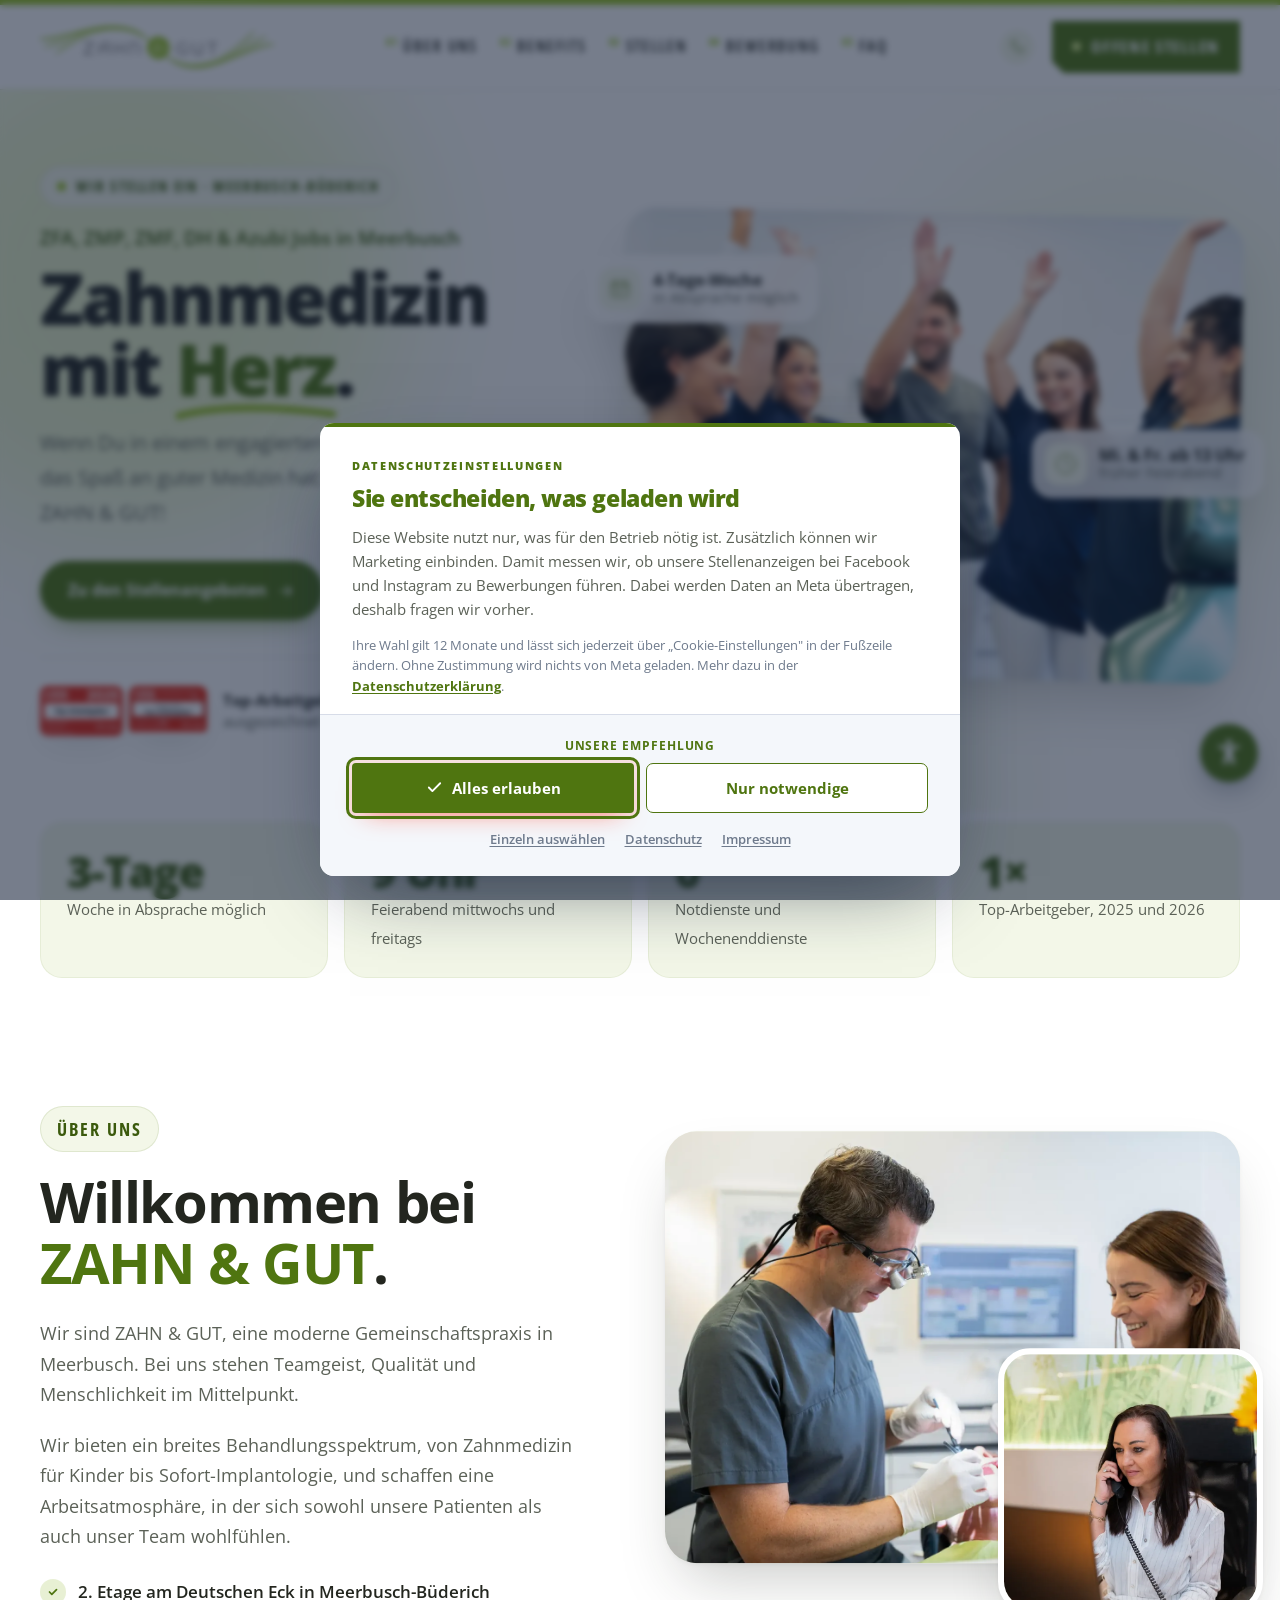
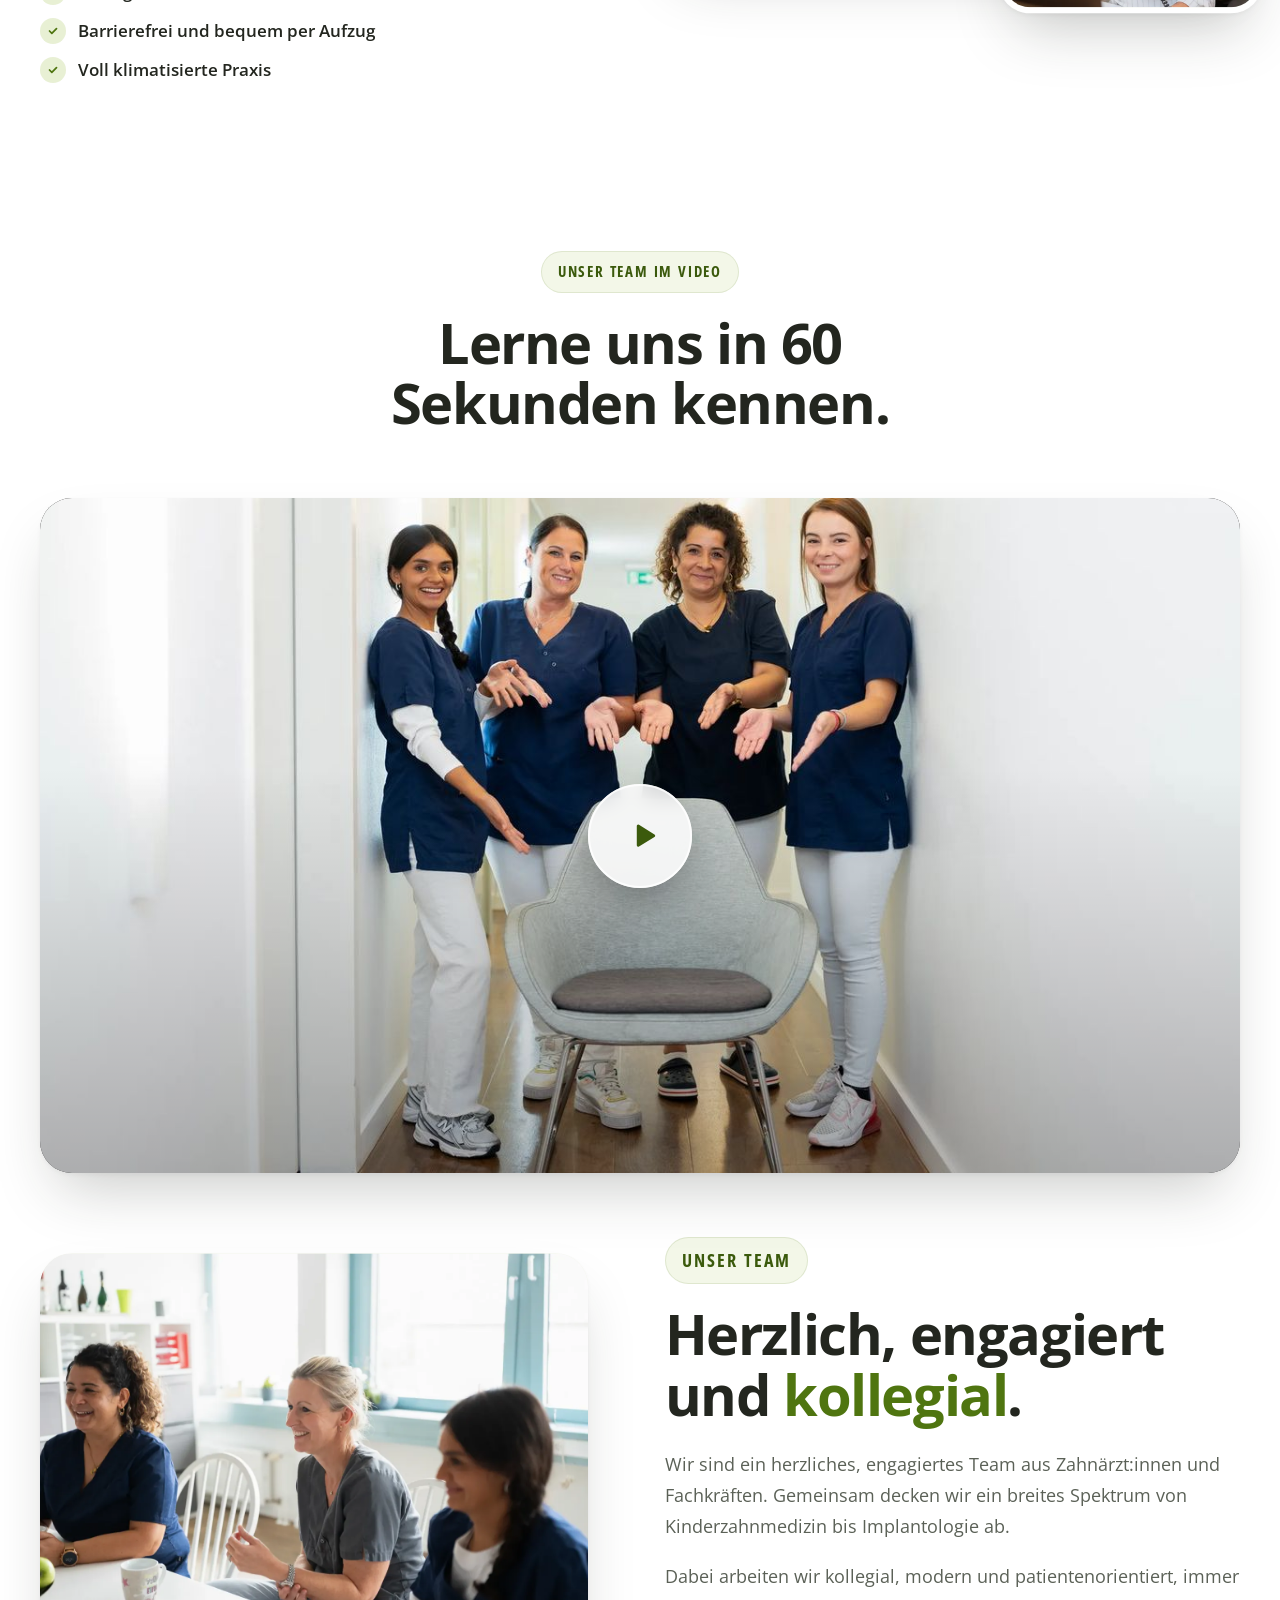
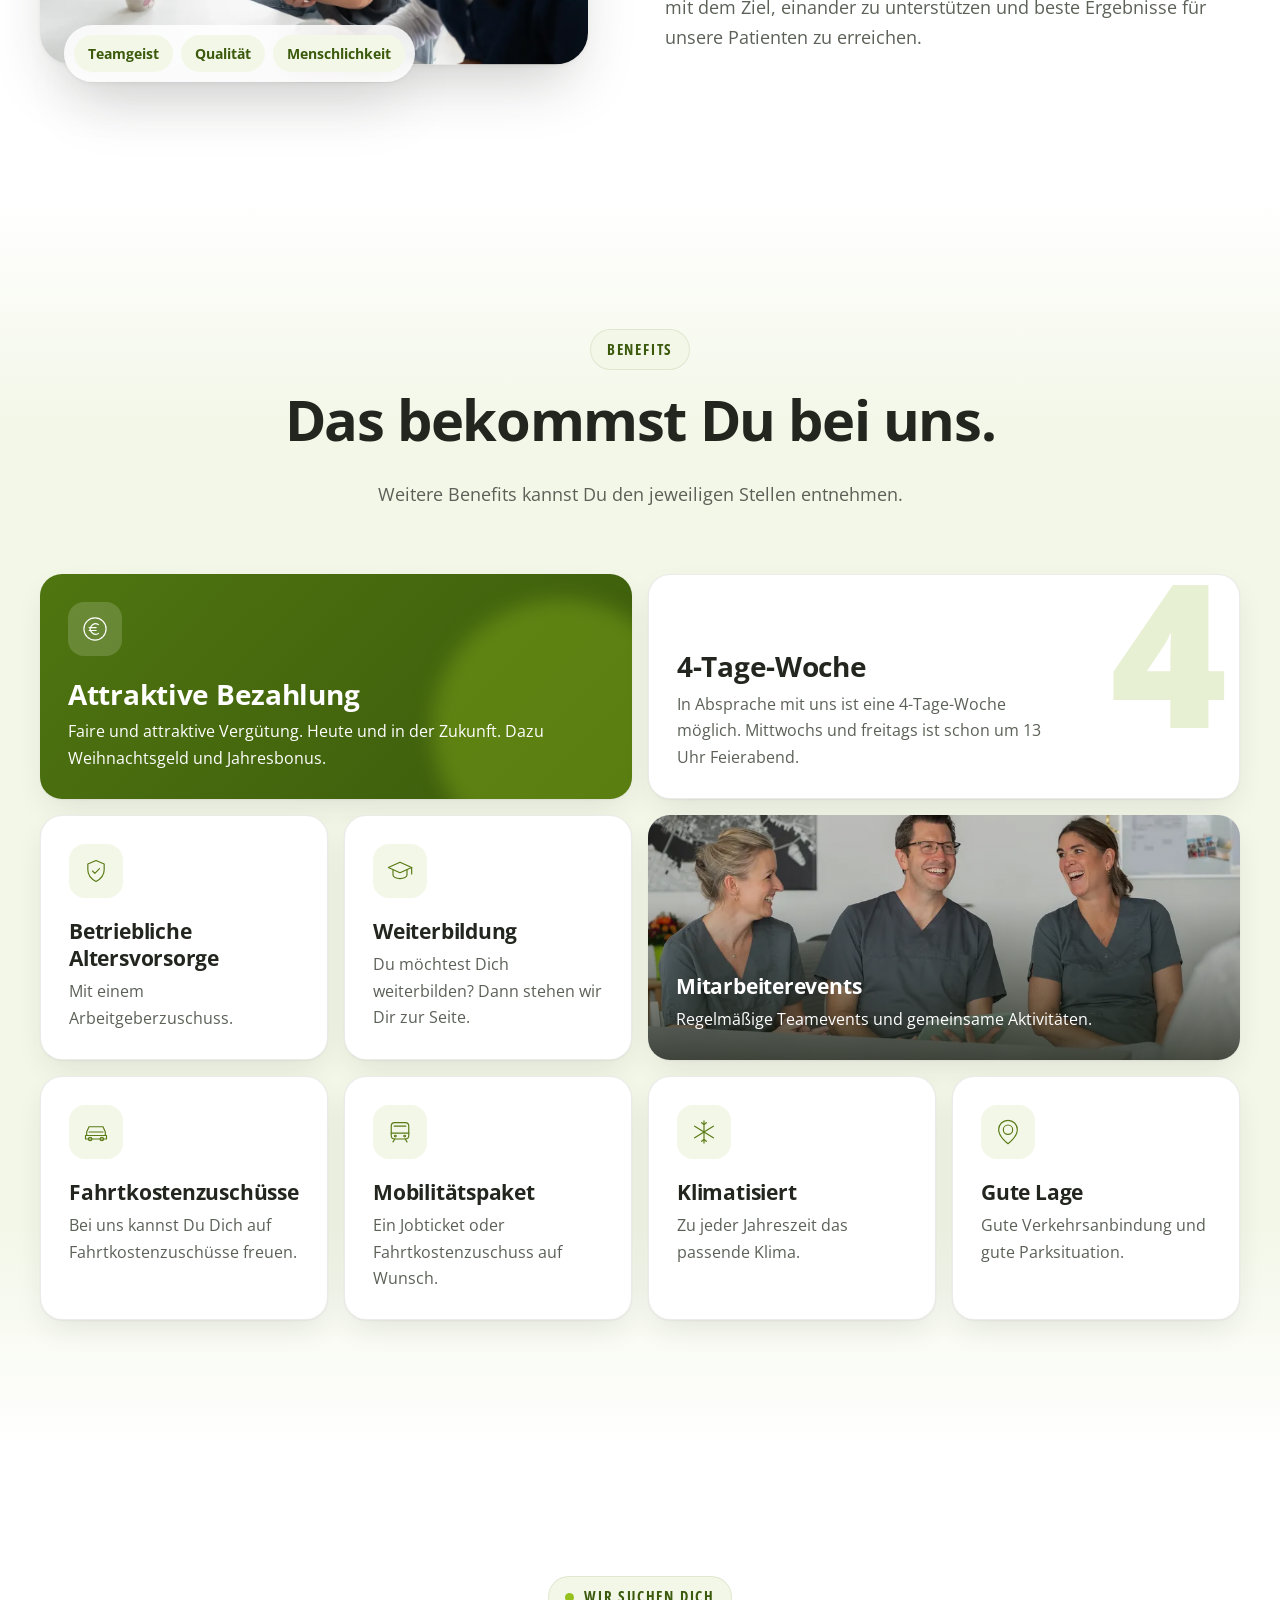
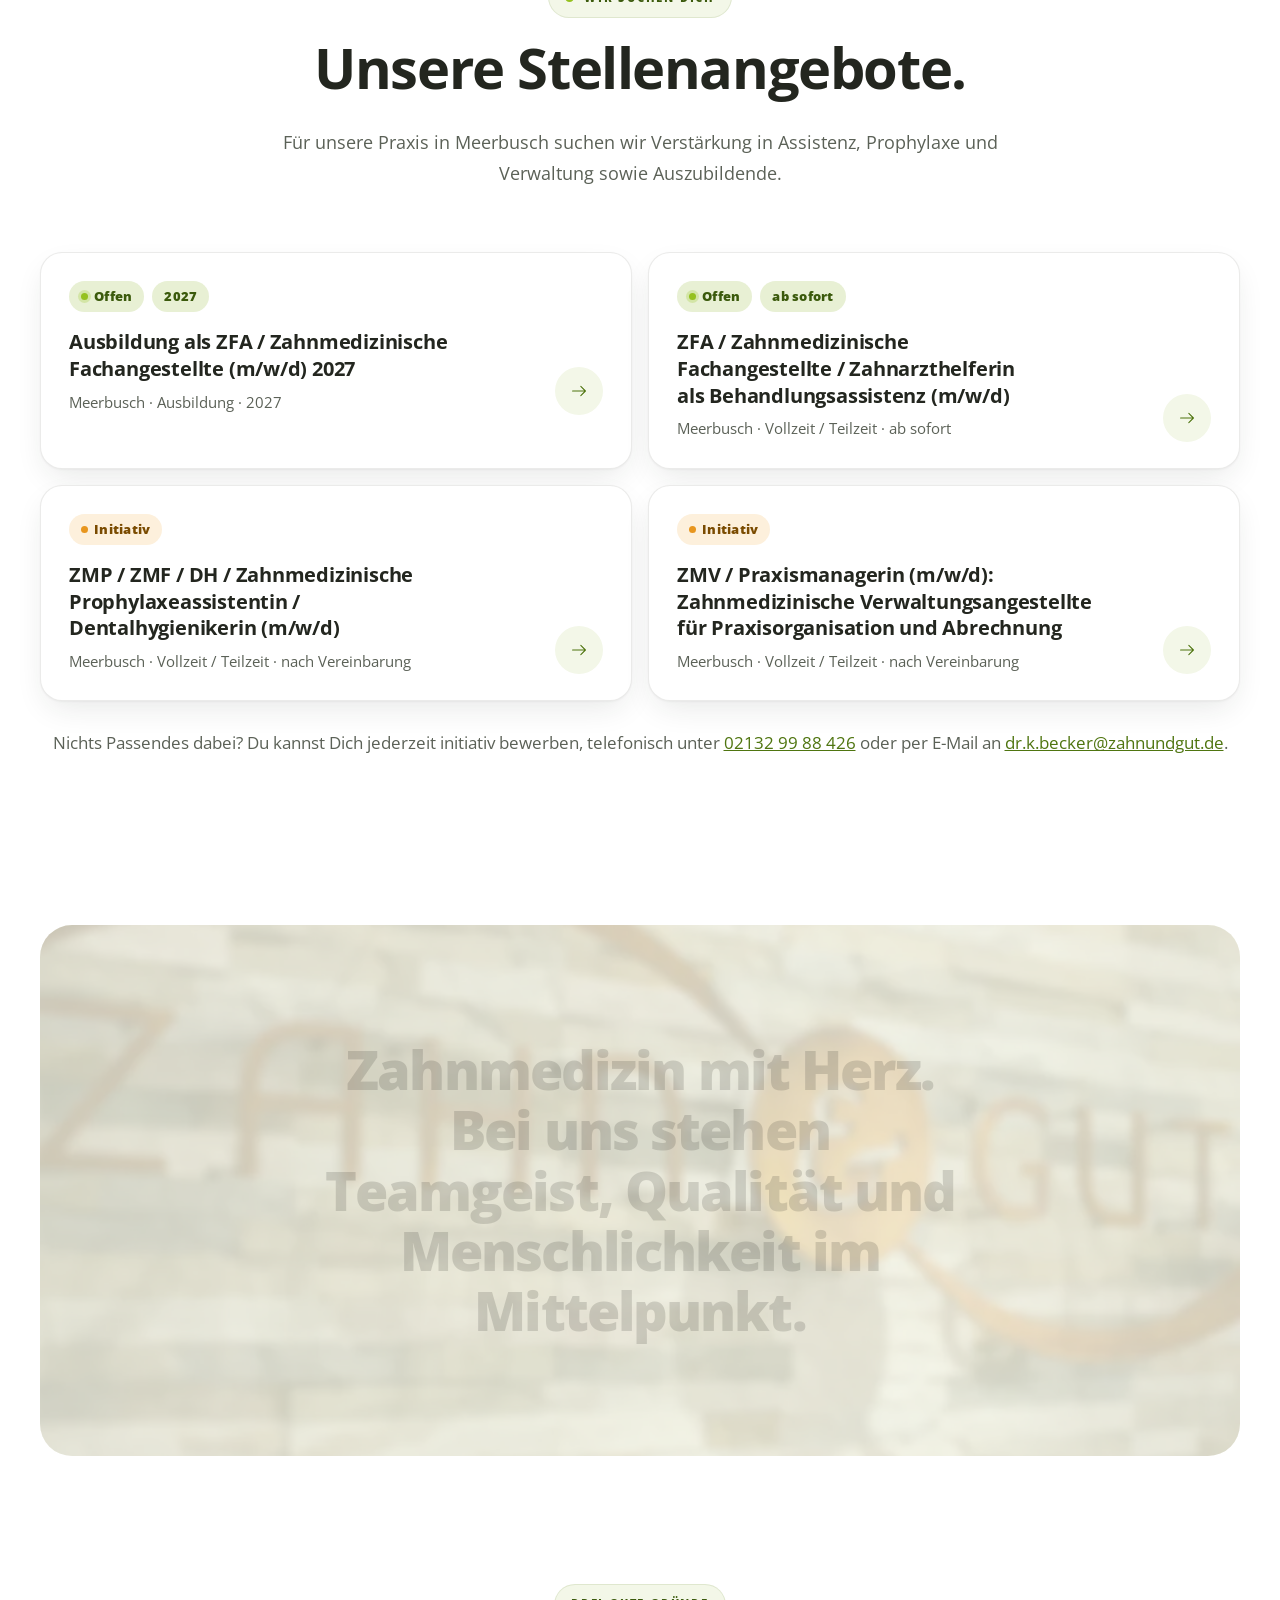
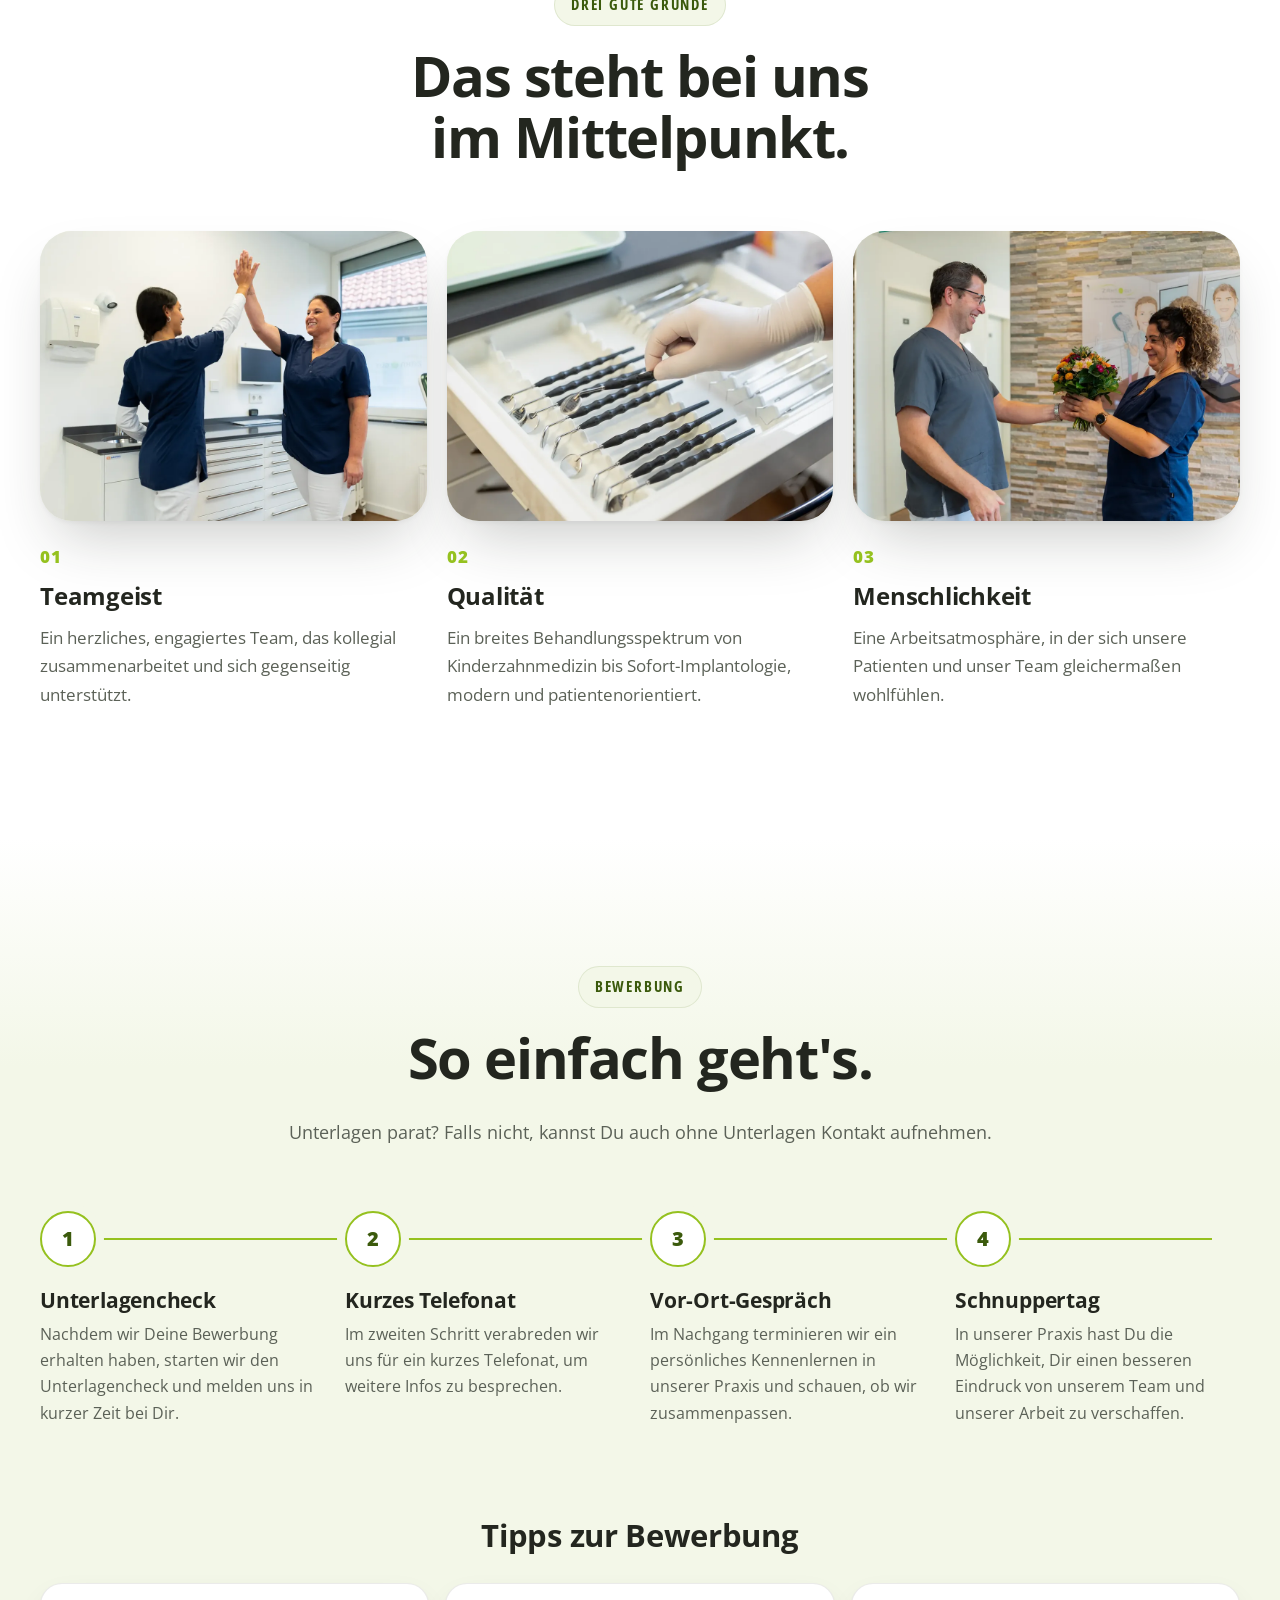
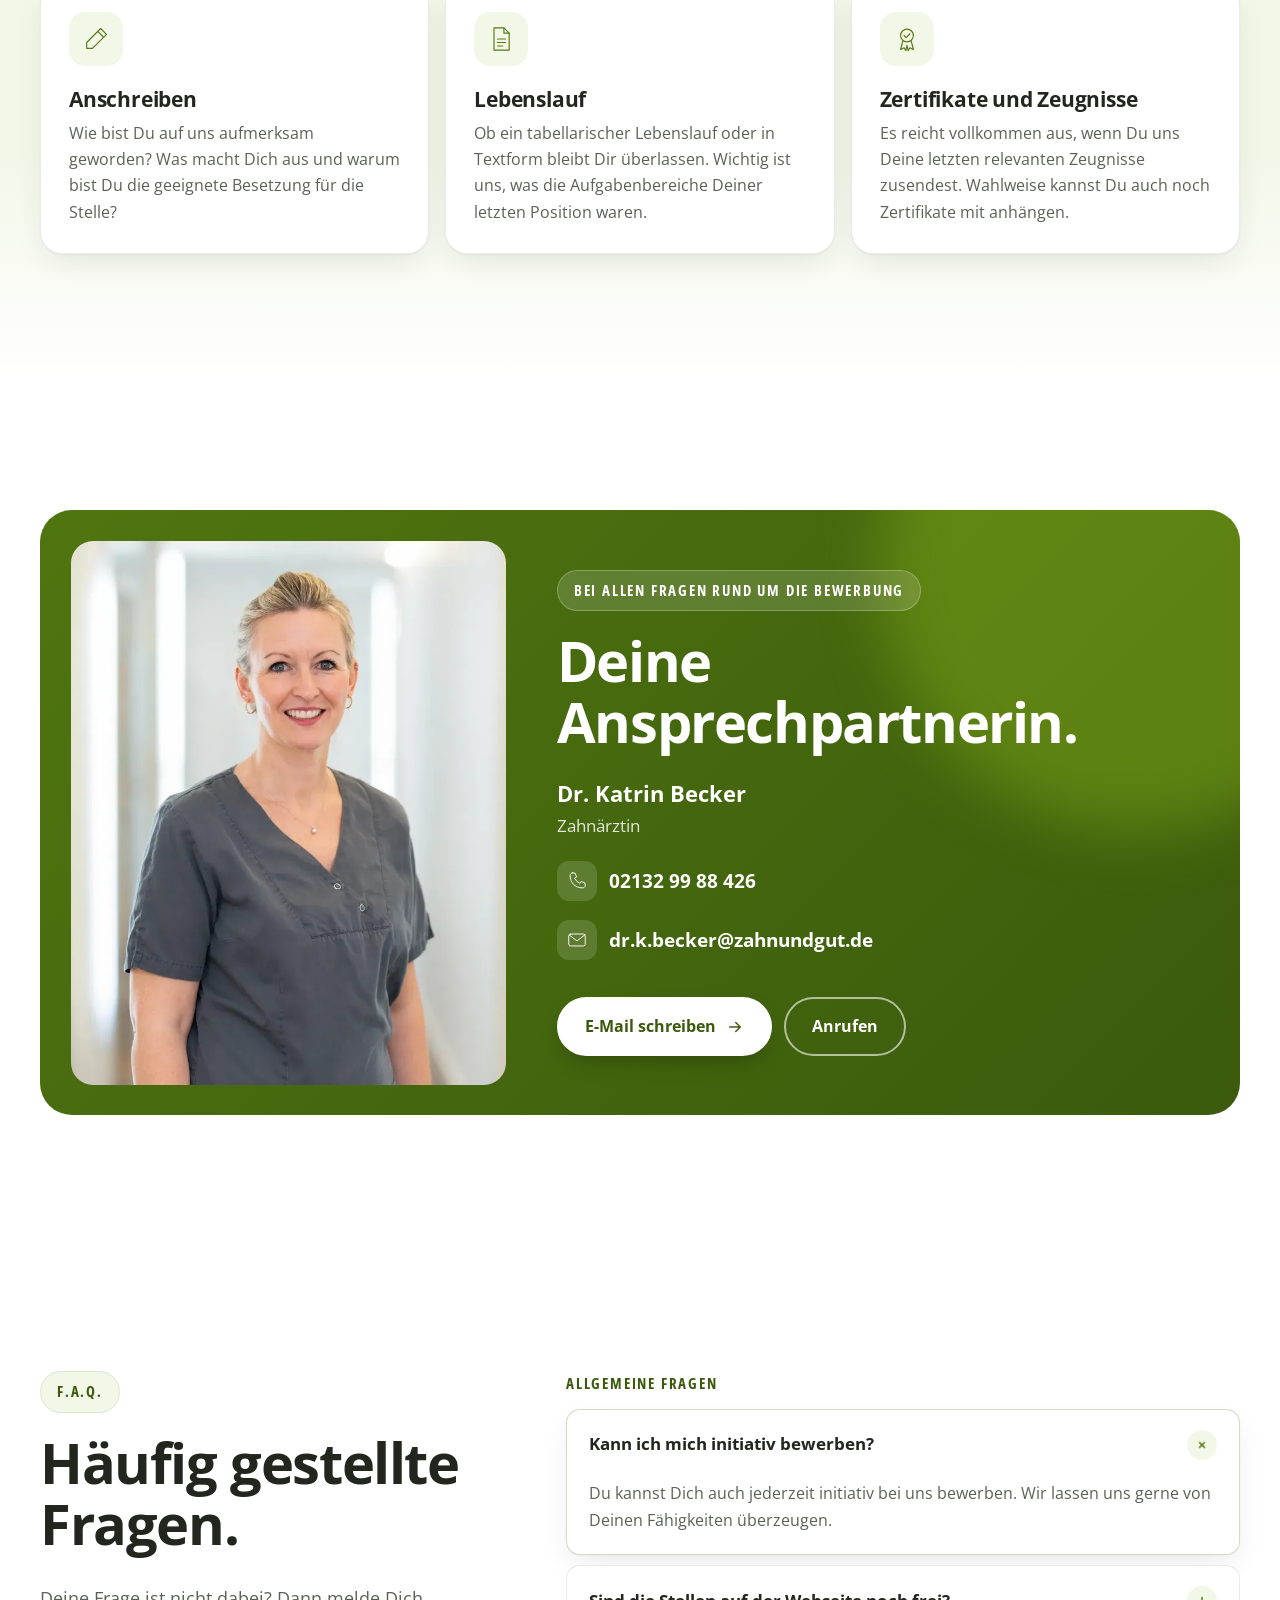
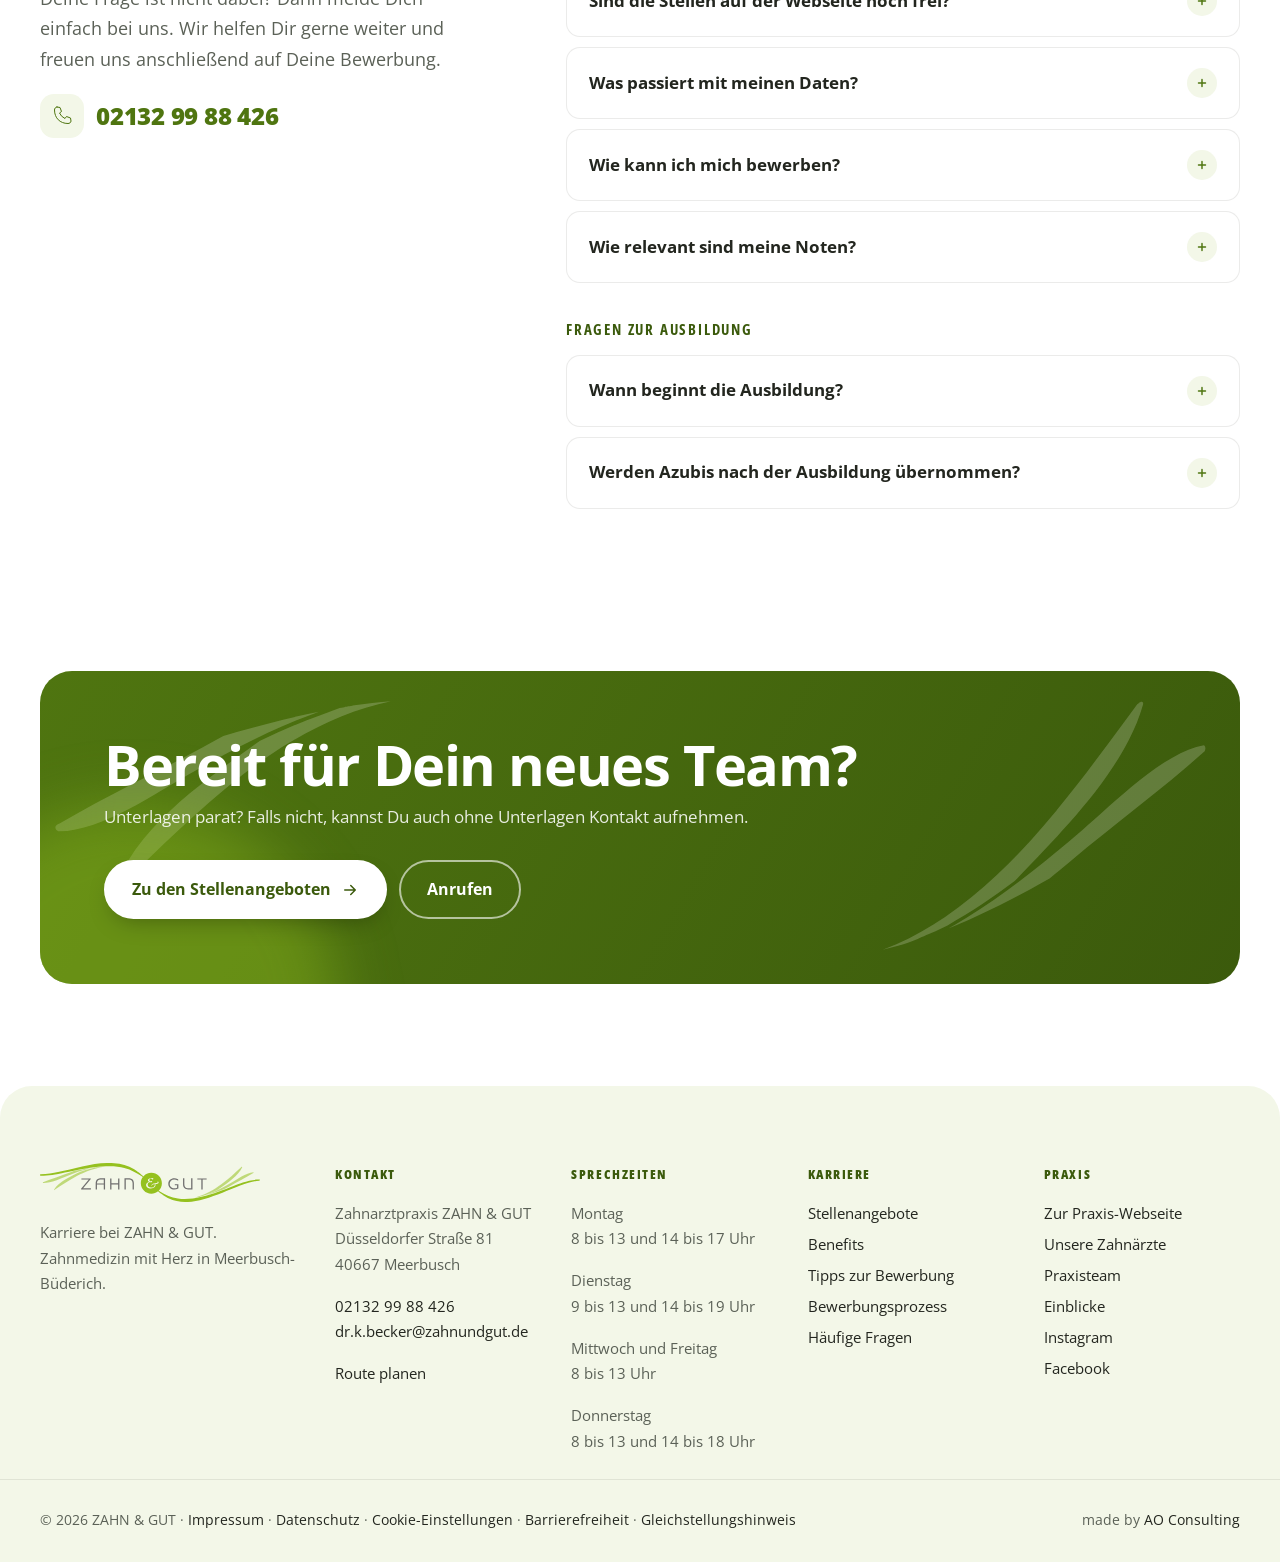
<file: website/index.html>
<!doctype html>
<html lang="de">
<head>
<meta charset="utf-8">
<meta name="viewport" content="width=device-width, initial-scale=1">
<title>ZFA, ZMP, ZMF, DH &amp; Azubi Jobs in Meerbusch | ZAHN &amp; GUT</title>
<meta name="description" content="Karriere bei ZAHN &amp; GUT in Meerbusch: Jobs für ZFA, ZMP, ZMF, DH, ZMV und Ausbildung. 4-Tage-Woche möglich, kein Notdienst, herzliches Team. Jetzt bewerben.">
<meta name="robots" content="index, follow">
<link rel="canonical" href="https://karriere-zahnundgut.de/">
<meta property="og:type" content="website">
<meta property="og:locale" content="de_DE">
<meta property="og:site_name" content="Karriere bei ZAHN &amp; GUT">
<meta property="og:title" content="ZFA, ZMP, ZMF, DH &amp; Azubi Jobs in Meerbusch | ZAHN &amp; GUT">
<meta property="og:description" content="Zahnmedizin mit Herz. Werde Teil unseres Teams in der Zahnarztpraxis ZAHN &amp; GUT in Meerbusch-Büderich.">
<meta property="og:url" content="https://karriere-zahnundgut.de/">
<meta property="og:image" content="https://karriere-zahnundgut.de/assets/img/og-bild.jpg">
<meta name="twitter:card" content="summary_large_image">
<meta name="geo.region" content="DE-NW"><meta name="geo.placename" content="Meerbusch">
<meta name="theme-color" content="#2b2f27">
<link rel="icon" href="assets/img/favicon-32.png" type="image/png" sizes="32x32">
<link rel="apple-touch-icon" href="assets/img/apple-touch-icon.png">
<link rel="preload" href="assets/fonts/open-sans-latin-wdth-normal.woff2" as="font" type="font/woff2" crossorigin>
<link rel="preload" as="image" href="assets/img/hero-team.webp" media="(min-width:761px)">
<link rel="stylesheet" href="assets/css/einwilligung.css?v=bdec8e14">
<link rel="stylesheet" href="assets/css/barrierefreiheit.css?v=439c8efa">
<link rel="stylesheet" href="assets/css/stil.css?v=6bf61de2">
<link rel="stylesheet" href="assets/css/karriere.css?v=ff2c9c4a">
<link rel="stylesheet" href="assets/css/frisch.css?v=c4b7437a">
<script type="application/ld+json">
{
  "@context": "https://schema.org",
  "@type": "Dentist",
  "@id": "https://zahnundgut.de/#praxis",
  "name": "Zahnarztpraxis ZAHN & GUT",
  "url": "https://zahnundgut.de/",
  "logo": "https://karriere-zahnundgut.de/assets/img/logo.svg",
  "image": "https://karriere-zahnundgut.de/assets/img/og-bild.jpg",
  "sameAs": ["https://www.instagram.com/zahnarztpraxis_zahnundgut", "https://www.facebook.com/zahnundgut"],
  "telephone": "+49 2132 9988426",
  "email": "hallo@zahnundgut.de",
  "address": {"@type": "PostalAddress", "streetAddress": "Düsseldorfer Straße 81", "postalCode": "40667", "addressLocality": "Meerbusch", "addressRegion": "Nordrhein-Westfalen", "addressCountry": "DE"},
  "contactPoint": {"@type": "ContactPoint", "contactType": "recruiting", "telephone": "+49 2132 9988426", "email": "dr.k.becker@zahnundgut.de", "availableLanguage": "de"}
}
</script>
<script type="application/ld+json">
{
  "@context": "https://schema.org",
  "@type": "WebSite",
  "name": "Karriere bei ZAHN & GUT",
  "url": "https://karriere-zahnundgut.de/",
  "inLanguage": "de-DE",
  "publisher": {"@id": "https://zahnundgut.de/#praxis"}
}
</script>
<script type="application/ld+json">
{
 "@context": "https://schema.org",
 "@type": "FAQPage",
 "mainEntity": [
  {"@type": "Question", "name": "Kann ich mich initiativ bewerben?", "acceptedAnswer": {"@type": "Answer", "text": "Du kannst Dich auch jederzeit initiativ bei uns bewerben. Wir lassen uns gerne von Deinen Fähigkeiten überzeugen."}},
  {"@type": "Question", "name": "Sind die Stellen auf der Webseite noch frei?", "acceptedAnswer": {"@type": "Answer", "text": "Unsere Webseite ist immer auf dem neusten Stand, daher sind alle ausgeschriebenen Stellen aktuell."}},
  {"@type": "Question", "name": "Was passiert mit meinen Daten?", "acceptedAnswer": {"@type": "Answer", "text": "Die Daten werden bei uns nur hausintern verarbeitet und nicht an Dritte weitergegeben. Gerne können wir diese auf Wunsch löschen oder für spätere Verfahren berücksichtigen."}},
  {"@type": "Question", "name": "Wie kann ich mich bewerben?", "acceptedAnswer": {"@type": "Answer", "text": "In der jeweiligen Stellenanzeige findest Du ein Bewerbungsformular. Alternativ auch via E-Mail oder über den Postweg."}},
  {"@type": "Question", "name": "Wie relevant sind meine Noten?", "acceptedAnswer": {"@type": "Answer", "text": "Grundsätzlich legen wir keinen großen Wert auf Noten, viel wichtiger ist uns die Person hinter der Bewerbung."}},
  {"@type": "Question", "name": "Wann beginnt die Ausbildung?", "acceptedAnswer": {"@type": "Answer", "text": "Der Startzeitpunkt der Ausbildung ist in der Stellenausschreibung festgehalten. Sollte er sich ändern, passen wir ihn entsprechend an."}},
  {"@type": "Question", "name": "Werden Azubis nach der Ausbildung übernommen?", "acceptedAnswer": {"@type": "Answer", "text": "Wir schätzen engagierte und motivierte Teamkollegen sehr, daher ist eine Übernahme möglich."}}
 ]
}
</script>
</head>
<body class="startseite">
<div class="f-fortschritt" aria-hidden="true"></div>
<a class="skip" href="#inhalt">Zum Inhalt springen</a>

<header class="kopf">
  <div class="kopf-band" aria-hidden="true"></div>
  <div class="wrap kopf-zeile">
    <a class="logo" href="index.html" aria-label="ZAHN &amp; GUT Karriere, zur Startseite">
      <img class="logo-farbe" src="assets/img/logo.svg" alt="ZAHN &amp; GUT" width="567" height="102">
    </a>
    <nav class="hauptnavi" id="navi" aria-label="Hauptnavigation">
      <a href="index.html#ueber-uns"><span class="navi-nr" aria-hidden="true">01</span>Über uns</a>
      <a href="index.html#benefits"><span class="navi-nr" aria-hidden="true">02</span>Benefits</a>
      <a href="index.html#stellen"><span class="navi-nr" aria-hidden="true">03</span>Stellen</a>
      <a href="index.html#tipps"><span class="navi-nr" aria-hidden="true">04</span>Bewerbung</a>
      <a href="index.html#faq"><span class="navi-nr" aria-hidden="true">05</span>FAQ</a>
      <div class="navi-kontakt">
        <p>Fragen zur Bewerbung?</p>
        <a href="tel:+4921329988426">02132 99 88 426</a>
        <a href="mailto:dr.k.becker@zahnundgut.de">dr.k.becker@zahnundgut.de</a>
      </div>
    </nav>
    <a class="kopf-tel" href="tel:+4921329988426"><svg viewBox="0 0 48 48" fill="none" stroke="currentColor" stroke-width="2.2" stroke-linecap="round" stroke-linejoin="round" aria-hidden="true"><path d="M14 6l6 1 3 8-4 3a22 22 0 0 0 11 11l3-4 8 3 1 6c0 3-3 5-6 5C20 39 9 28 9 12c0-3 2-6 5-6z"/></svg><span>02132 99 88 426</span></a>
    <a class="kopf-jobs" href="index.html#stellen"><span class="f-live" aria-hidden="true"></span>Offene Stellen</a>
    <button class="navi-schalter" aria-expanded="false" aria-controls="navi" aria-label="Menü öffnen"><span class="navi-text" aria-hidden="true">Menü</span><span class="navi-striche" aria-hidden="true"><i></i><i></i></span></button>
  </div>
</header>

<main id="inhalt">

<!-- ===== Hero: Text links, Teamfoto rechts mit schwebenden Karten (Gestaltung 2027, Wunsch Awan 07.10.2026) ===== -->
<section class="f-hero" aria-labelledby="hero-titel">
  <div class="f-blobs" aria-hidden="true"><span></span><span></span><span></span></div>
  <div class="wrap f-hero-raster">
    <div class="f-hero-text">
      <p class="f-pill"><span class="f-live" aria-hidden="true"></span>Wir stellen ein · Meerbusch-Büderich</p>
      <h1 id="hero-titel"><span class="f-h1-klein">ZFA, ZMP, ZMF, DH &amp; Azubi Jobs in Meerbusch</span><span class="f-h1-gross">Zahnmedizin mit <em class="f-markiert">Herz<svg viewBox="0 0 200 20" preserveAspectRatio="none" aria-hidden="true"><path d="M3 14 C 50 4, 120 4, 197 12"/></svg></em>.</span></h1>
      <p class="f-lead">Wenn Du in einem engagierten Team mitwirken willst, das Spaß an guter Medizin hat: Willkommen bei ZAHN&nbsp;&amp;&nbsp;GUT!</p>
      <div class="f-knoepfe">
        <a class="knopf" href="#stellen">Zu den Stellenangeboten <svg class="f-pfeil" viewBox="0 0 24 24" fill="none" stroke="currentColor" stroke-width="2" stroke-linecap="round" stroke-linejoin="round" aria-hidden="true"><path d="M5 12h14M13 6l6 6-6 6"/></svg></a>
        <a class="knopf knopf-rand" href="#video"><span class="f-play-klein"><svg viewBox="0 0 24 24" aria-hidden="true"><path fill="currentColor" d="M8 5.5v13a1 1 0 0 0 1.5.86l10.5-6.5a1 1 0 0 0 0-1.72L9.5 4.64A1 1 0 0 0 8 5.5z"/></svg></span>Video ansehen</a>
      </div>
      <div class="f-vertrauen">
        <div class="f-siegel-mini">
          <img src="assets/img/siegel-top-arbeitgeber-2025.png" alt="Siegel Top 1000 Praxen 2025: Top-Arbeitgeber" width="400" height="240">
          <img src="assets/img/siegel-top-arbeitgeber-2026.png" alt="Siegel Top 1000 Praxen 2026: Top-Arbeitgeber" width="400" height="258">
        </div>
        <p><strong>Top-Arbeitgeber 2025 &amp; 2026</strong><span>ausgezeichnet von Dr. Right</span></p>
      </div>
    </div>
    <div class="f-hero-bild">
      <div class="f-hero-foto"><picture><source srcset="assets/img/hero-team-43.webp" type="image/webp"><img src="assets/img/hero-team-43.jpg" alt="Das Team von ZAHN &amp; GUT klatscht sich gemeinsam ab" width="1320" height="990" fetchpriority="high"></picture></div>
      <div class="f-schwebe f-s1"><span class="f-schwebe-ikon"><img src="assets/img/icons/kalender.svg" alt="" width="48" height="48"></span><p><strong>4-Tage-Woche</strong><span>in Absprache möglich</span></p></div>
      <div class="f-schwebe f-s2"><span class="f-schwebe-ikon"><img src="assets/img/icons/uhr.svg" alt="" width="48" height="48"></span><p><strong>Mi. &amp; Fr. ab 13 Uhr</strong><span>früher Feierabend</span></p></div>
      <div class="f-schwebe f-s3"><span class="f-schwebe-ikon"><img src="assets/img/icons/vorsorge.svg" alt="" width="48" height="48"></span><p><strong>Kein Notdienst</strong><span>kein Wochenenddienst</span></p></div>
    </div>
  </div>
</section>

<!-- ===== Zahlen, zählen beim Einblenden hoch ===== -->
<section id="auf-einen-blick" class="wrap f-zahlen" aria-label="Auf einen Blick">
  <div class="f-zahl f-anim"><strong><span data-zahl="4">4</span>-Tage</strong><span>Woche in Absprache möglich</span></div>
  <div class="f-zahl f-anim"><strong><span data-zahl="13">13</span> Uhr</strong><span>Feierabend mittwochs und freitags</span></div>
  <div class="f-zahl f-anim"><strong><span data-zahl="0">0</span></strong><span>Notdienste und Wochenenddienste</span></div>
  <div class="f-zahl f-anim"><strong><span data-zahl="2">2</span>&times;</strong><span>Top-Arbeitgeber, 2025 und 2026</span></div>
</section>

<!-- ===== Über uns ===== -->
<section id="ueber-uns" class="wrap abschnitt f-zwei">
  <div class="f-text f-anim">
    <p class="f-pill">Über uns</p>
    <h2>Willkommen bei <span class="f-gruen">ZAHN&nbsp;&amp;&nbsp;GUT</span>.</h2>
    <p>Wir sind ZAHN &amp; GUT, eine moderne Gemeinschaftspraxis in Meerbusch. Bei uns stehen Teamgeist, Qualität und Menschlichkeit im Mittelpunkt.</p>
    <p>Wir bieten ein breites Behandlungsspektrum, von Zahnmedizin für Kinder bis Sofort-Implantologie, und schaffen eine Arbeitsatmosphäre, in der sich sowohl unsere Patienten als auch unser Team wohlfühlen.</p>
    <ul class="f-haken">
      <li>2. Etage am Deutschen Eck in Meerbusch-Büderich</li>
      <li>Barrierefrei und bequem per Aufzug</li>
      <li>Voll klimatisierte Praxis</li>
    </ul>
  </div>
  <div class="f-collage f-anim">
    <figure class="f-foto f-foto-gross" data-tiefe="-0.05"><picture><source srcset="assets/img/ueber-uns.webp" type="image/webp"><img src="assets/img/ueber-uns.jpg" alt="Zahnarzt und Assistentin bei der Arbeit im Behandlungszimmer" width="1500" height="1000" loading="lazy" decoding="async"></picture></figure>
    <figure class="f-foto f-foto-klein" data-tiefe="0.06"><picture><source srcset="assets/img/faq-empfang.webp" type="image/webp"><img src="assets/img/faq-empfang.jpg" alt="Mitarbeiterin telefoniert lächelnd am Empfang" width="1200" height="800" loading="lazy" decoding="async"></picture></figure>
  </div>
</section>

<!-- ===== Video ===== -->
<section id="video" class="wrap f-video-band" aria-labelledby="video-titel">
  <div class="f-kopf f-anim">
    <p class="f-pill">Unser Team im Video</p>
    <h2 id="video-titel">Lerne uns in 60 Sekunden kennen.</h2>
  </div>
  <figure class="f-video f-anim">
    <video controls preload="none" playsinline poster="assets/img/video-vorschau.jpg" width="1280" height="720">
      <source src="assets/video/recruitingvideo.mp4" type="video/mp4">
      Dein Browser kann das Video nicht abspielen. <a href="assets/video/recruitingvideo.mp4">Video herunterladen</a>
    </video>
    <button type="button" class="f-play" aria-label="Video abspielen"><span><svg viewBox="0 0 24 24" aria-hidden="true"><path fill="currentColor" d="M8 5.5v13a1 1 0 0 0 1.5.86l10.5-6.5a1 1 0 0 0 0-1.72L9.5 4.64A1 1 0 0 0 8 5.5z"/></svg></span></button>
    <figcaption class="sr-only">Recruiting-Video von ZAHN &amp; GUT: Mitarbeiterinnen erzählen, warum sie gerne in der Praxis arbeiten. Untertitel sind im Video eingeblendet.</figcaption>
  </figure>
</section>

<!-- ===== Team ===== -->
<section id="team" class="wrap abschnitt f-zwei f-umgekehrt">
  <div class="f-text f-anim">
    <p class="f-pill">Unser Team</p>
    <h2>Herzlich, engagiert und <span class="f-gruen">kollegial</span>.</h2>
    <p>Wir sind ein herzliches, engagiertes Team aus Zahnärzt:innen und Fachkräften. Gemeinsam decken wir ein breites Spektrum von Kinderzahnmedizin bis Implantologie ab.</p>
    <p>Dabei arbeiten wir kollegial, modern und patientenorientiert, immer mit dem Ziel, einander zu unterstützen und beste Ergebnisse für unsere Patienten zu erreichen.</p>
  </div>
  <div class="f-bildkarte f-anim">
    <figure class="f-foto" data-tiefe="-0.04"><picture><source srcset="assets/img/team.webp" type="image/webp"><img src="assets/img/team.jpg" alt="Das Team sitzt im Pausenraum, unterhält sich lächelnd und trinkt Kaffee" width="1500" height="1000" loading="lazy" decoding="async"></picture></figure>
    <div class="f-zitat"><span>Teamgeist</span><span>Qualität</span><span>Menschlichkeit</span></div>
  </div>
</section>

<!-- ===== Benefits als Bento-Raster ===== -->
<section id="benefits" class="abschnitt f-benefits">
  <div class="wrap">
    <div class="f-kopf f-anim">
      <p class="f-pill">Benefits</p>
      <h2>Das bekommst Du bei uns.</h2>
      <p>Weitere Benefits kannst Du den jeweiligen Stellen entnehmen.</p>
    </div>
    <div class="f-bento">
      <div class="f-kachel f-ben f-gross f-gruen-flaeche f-anim"><span class="f-ikon"><img src="assets/img/icons/euro.svg" alt="" width="48" height="48" loading="lazy"></span><h3>Attraktive Bezahlung</h3><p>Faire und attraktive Vergütung. Heute und in der Zukunft. Dazu Weihnachtsgeld und Jahresbonus.</p></div>
      <div class="f-kachel f-ben f-gross f-tint f-anim"><span class="f-riesig" aria-hidden="true">4</span><h3>4-Tage-Woche</h3><p>In Absprache mit uns ist eine 4-Tage-Woche möglich. Mittwochs und freitags ist schon um 13 Uhr Feierabend.</p></div>
      <div class="f-kachel f-ben f-anim"><span class="f-ikon"><img src="assets/img/icons/vorsorge.svg" alt="" width="48" height="48" loading="lazy"></span><h3>Betriebliche Altersvorsorge</h3><p>Mit einem Arbeitgeberzuschuss.</p></div>
      <div class="f-kachel f-ben f-anim"><span class="f-ikon"><img src="assets/img/icons/weiterbildung.svg" alt="" width="48" height="48" loading="lazy"></span><h3>Weiterbildung</h3><p>Du möchtest Dich weiterbilden? Dann stehen wir Dir zur Seite.</p></div>
      <div class="f-kachel f-ben f-gross f-bild f-anim"><picture><source srcset="assets/img/einblick-59.webp" type="image/webp"><img src="assets/img/einblick-59.jpg" alt="Teambesprechung am Tisch" width="900" height="675" loading="lazy" decoding="async"></picture><div><h3>Mitarbeiterevents</h3><p>Regelmäßige Teamevents und gemeinsame Aktivitäten.</p></div></div>
      <div class="f-kachel f-ben f-anim"><span class="f-ikon"><img src="assets/img/icons/auto.svg" alt="" width="48" height="48" loading="lazy"></span><h3>Fahrtkostenzuschüsse</h3><p>Bei uns kannst Du Dich auf Fahrtkostenzuschüsse freuen.</p></div>
      <div class="f-kachel f-ben f-anim"><span class="f-ikon"><img src="assets/img/icons/bahn.svg" alt="" width="48" height="48" loading="lazy"></span><h3>Mobilitätspaket</h3><p>Ein Jobticket oder Fahrtkostenzuschuss auf Wunsch.</p></div>
      <div class="f-kachel f-ben f-anim"><span class="f-ikon"><img src="assets/img/icons/klima.svg" alt="" width="48" height="48" loading="lazy"></span><h3>Klimatisiert</h3><p>Zu jeder Jahreszeit das passende Klima.</p></div>
      <div class="f-kachel f-ben f-anim"><span class="f-ikon"><img src="assets/img/icons/lage.svg" alt="" width="48" height="48" loading="lazy"></span><h3>Gute Lage</h3><p>Gute Verkehrsanbindung und gute Parksituation.</p></div>
    </div>
  </div>
</section>

<!-- ===== Stellen ===== -->
<section id="stellen" class="abschnitt f-stellen">
  <div class="wrap">
    <div class="f-kopf f-anim">
      <p class="f-pill"><span class="f-live" aria-hidden="true"></span>Wir suchen Dich</p>
      <h2>Unsere Stellenangebote.</h2>
      <p>Für unsere Praxis in Meerbusch suchen wir Verstärkung in Assistenz, Prophylaxe und Verwaltung sowie Auszubildende.</p>
    </div>
    <div class="stellen-liste">
<!-- STELLEN:ANFANG -->
<!-- generiert von scripts/bauen.py – Änderungen in stellen/*.json -->
<a class="stelle-zeile zustand-aktiv" href="stellen/ausbildung-zfa-meerbusch.html">
  <div class="marken"><span class="marke marke-gruen">Offen</span><span class="marke marke-gruen">2027</span></div>
  <div>
    <h3>Ausbildung als ZFA / Zahnmedizinische Fachangestellte (m/w/d) 2027</h3>
    <p class="meta">Meerbusch · Ausbildung · 2027</p>
  </div>
  <span class="pfeil" aria-hidden="true"><svg viewBox="0 0 48 48" fill="none" stroke="currentColor" stroke-width="2.4" stroke-linecap="round" stroke-linejoin="round"><path d="M10 24h28M28 14l10 10-10 10"/></svg></span>
</a>

<a class="stelle-zeile zustand-aktiv" href="stellen/zfa-behandlungsassistenz-meerbusch.html">
  <div class="marken"><span class="marke marke-gruen">Offen</span><span class="marke marke-gruen">ab sofort</span></div>
  <div>
    <h3>ZFA / Zahnmedizinische Fachangestellte / Zahnarzthelferin als Behandlungsassistenz (m/w/d)</h3>
    <p class="meta">Meerbusch · Vollzeit / Teilzeit · ab sofort</p>
  </div>
  <span class="pfeil" aria-hidden="true"><svg viewBox="0 0 48 48" fill="none" stroke="currentColor" stroke-width="2.4" stroke-linecap="round" stroke-linejoin="round"><path d="M10 24h28M28 14l10 10-10 10"/></svg></span>
</a>

<a class="stelle-zeile zustand-initiativ" href="stellen/zmp-zmf-dh-prophylaxe-meerbusch.html">
  <div class="marken"><span class="marke marke-orange">Initiativ</span></div>
  <div>
    <h3>ZMP / ZMF / DH / Zahnmedizinische Prophylaxeassistentin / Dentalhygienikerin (m/w/d)</h3>
    <p class="meta">Meerbusch · Vollzeit / Teilzeit · nach Vereinbarung</p>
  </div>
  <span class="pfeil" aria-hidden="true"><svg viewBox="0 0 48 48" fill="none" stroke="currentColor" stroke-width="2.4" stroke-linecap="round" stroke-linejoin="round"><path d="M10 24h28M28 14l10 10-10 10"/></svg></span>
</a>

<a class="stelle-zeile zustand-initiativ" href="stellen/zmv-praxismanagerin-meerbusch.html">
  <div class="marken"><span class="marke marke-orange">Initiativ</span></div>
  <div>
    <h3>ZMV / Praxismanagerin (m/w/d): Zahnmedizinische Verwaltungsangestellte für Praxisorganisation und Abrechnung</h3>
    <p class="meta">Meerbusch · Vollzeit / Teilzeit · nach Vereinbarung</p>
  </div>
  <span class="pfeil" aria-hidden="true"><svg viewBox="0 0 48 48" fill="none" stroke="currentColor" stroke-width="2.4" stroke-linecap="round" stroke-linejoin="round"><path d="M10 24h28M28 14l10 10-10 10"/></svg></span>
</a>

<script type="application/ld+json">{"@context": "https://schema.org", "@type": "ItemList", "itemListElement": [{"@type": "ListItem", "position": 1, "url": "https://karriere-zahnundgut.de/stellen/ausbildung-zfa-meerbusch.html"}, {"@type": "ListItem", "position": 2, "url": "https://karriere-zahnundgut.de/stellen/zfa-behandlungsassistenz-meerbusch.html"}, {"@type": "ListItem", "position": 3, "url": "https://karriere-zahnundgut.de/stellen/zmp-zmf-dh-prophylaxe-meerbusch.html"}, {"@type": "ListItem", "position": 4, "url": "https://karriere-zahnundgut.de/stellen/zmv-praxismanagerin-meerbusch.html"}]}</script>
<!-- STELLEN:ENDE -->
    </div>
    <p class="stellen-hinweis">Nichts Passendes dabei? Du kannst Dich jederzeit initiativ bewerben, telefonisch unter <a href="tel:+4921329988426">02132 99 88 426</a> oder per E-Mail an <a href="mailto:dr.k.becker@zahnundgut.de">dr.k.becker@zahnundgut.de</a>.</p>
  </div>
</section>

<!-- ===== Leitsatz, Wörter füllen sich beim Scrollen ===== -->
<section class="wrap f-leitsatz" aria-label="Unser Leitsatz">
  <div class="f-leitsatz-karte">
    <div class="f-leitsatz-hg" aria-hidden="true"><picture><source srcset="assets/img/wand-logo.webp" type="image/webp"><img src="assets/img/wand-logo.jpg" alt="" width="1024" height="768" loading="lazy" decoding="async"></picture></div>
    <p class="aussage-text" data-woerter>Zahnmedizin mit Herz. Bei uns stehen Teamgeist, Qualität und Menschlichkeit im Mittelpunkt.</p>
  </div>
</section>

<!-- ===== Drei Gründe ===== -->
<section id="gruende" class="wrap abschnitt">
  <div class="f-kopf f-anim">
    <p class="f-pill">Drei gute Gründe</p>
    <h2>Das steht bei uns im Mittelpunkt.</h2>
  </div>
  <div class="f-gruende">
    <article class="f-grund f-anim"><figure class="f-foto"><picture><source srcset="assets/img/gruende-teamgeist.webp" type="image/webp"><img src="assets/img/gruende-teamgeist.jpg" alt="Zwei Kolleginnen klatschen sich im Behandlungszimmer ab" width="1200" height="800" loading="lazy" decoding="async"></picture></figure><span class="f-nr">01</span><h3>Teamgeist</h3><p>Ein herzliches, engagiertes Team, das kollegial zusammenarbeitet und sich gegenseitig unterstützt.</p></article>
    <article class="f-grund f-anim"><figure class="f-foto"><picture><source srcset="assets/img/gruende-qualitaet.webp" type="image/webp"><img src="assets/img/gruende-qualitaet.jpg" alt="Eine behandschuhte Hand greift nach einem zahnärztlichen Instrument" width="1200" height="800" loading="lazy" decoding="async"></picture></figure><span class="f-nr">02</span><h3>Qualität</h3><p>Ein breites Behandlungsspektrum von Kinderzahnmedizin bis Sofort-Implantologie, modern und patientenorientiert.</p></article>
    <article class="f-grund f-anim"><figure class="f-foto"><picture><source srcset="assets/img/gruende-menschlichkeit.webp" type="image/webp"><img src="assets/img/gruende-menschlichkeit.jpg" alt="Zahnarzt überreicht einer Kollegin einen Blumenstrauß, beide lächeln" width="1200" height="800" loading="lazy" decoding="async"></picture></figure><span class="f-nr">03</span><h3>Menschlichkeit</h3><p>Eine Arbeitsatmosphäre, in der sich unsere Patienten und unser Team gleichermaßen wohlfühlen.</p></article>
  </div>
</section>

<!-- ===== Bewerbung: Tipps und Ablauf ===== -->
<section id="tipps" class="abschnitt f-bewerbung">
  <div class="wrap">
    <div class="f-kopf f-anim">
      <p class="f-pill">Bewerbung</p>
      <h2>So einfach geht's.</h2>
      <p>Unterlagen parat? Falls nicht, kannst Du auch ohne Unterlagen Kontakt aufnehmen.</p>
    </div>
    <ol id="prozess" class="f-schritte f-anim" aria-label="Unser Bewerbungsprozess">
      <li><span class="f-schritt-nr">1</span><h3>Unterlagencheck</h3><p>Nachdem wir Deine Bewerbung erhalten haben, starten wir den Unterlagencheck und melden uns in kurzer Zeit bei Dir.</p></li>
      <li><span class="f-schritt-nr">2</span><h3>Kurzes Telefonat</h3><p>Im zweiten Schritt verabreden wir uns für ein kurzes Telefonat, um weitere Infos zu besprechen.</p></li>
      <li><span class="f-schritt-nr">3</span><h3>Vor-Ort-Gespräch</h3><p>Im Nachgang terminieren wir ein persönliches Kennenlernen in unserer Praxis und schauen, ob wir zusammenpassen.</p></li>
      <li><span class="f-schritt-nr">4</span><h3>Schnuppertag</h3><p>In unserer Praxis hast Du die Möglichkeit, Dir einen besseren Eindruck von unserem Team und unserer Arbeit zu verschaffen.</p></li>
    </ol>
    <h3 class="f-unterkopf f-anim">Tipps zur Bewerbung</h3>
    <div class="f-tipps">
      <div class="f-kachel f-anim"><span class="f-ikon"><img src="assets/img/icons/stift.svg" alt="" width="48" height="48" loading="lazy"></span><h3>Anschreiben</h3><p>Wie bist Du auf uns aufmerksam geworden? Was macht Dich aus und warum bist Du die geeignete Besetzung für die Stelle?</p></div>
      <div class="f-kachel f-anim"><span class="f-ikon"><img src="assets/img/icons/dokument.svg" alt="" width="48" height="48" loading="lazy"></span><h3>Lebenslauf</h3><p>Ob ein tabellarischer Lebenslauf oder in Textform bleibt Dir überlassen. Wichtig ist uns, was die Aufgabenbereiche Deiner letzten Position waren.</p></div>
      <div class="f-kachel f-anim"><span class="f-ikon"><img src="assets/img/icons/zeugnis.svg" alt="" width="48" height="48" loading="lazy"></span><h3>Zertifikate und Zeugnisse</h3><p>Es reicht vollkommen aus, wenn Du uns Deine letzten relevanten Zeugnisse zusendest. Wahlweise kannst Du auch noch Zertifikate mit anhängen.</p></div>
    </div>
  </div>
</section>

<!-- ===== Ansprechpartnerin ===== -->
<section id="kontakt" class="wrap abschnitt">
  <div class="f-kontakt f-anim">
    <figure class="f-kontakt-foto"><picture><source srcset="assets/img/ansprechpartner.webp" type="image/webp"><img src="assets/img/ansprechpartner.jpg" alt="Dr. Katrin Becker, Zahnärztin bei ZAHN &amp; GUT" width="720" height="900" loading="lazy" decoding="async"></picture></figure>
    <div class="f-kontakt-text">
      <p class="f-pill f-pill-hell">Bei allen Fragen rund um die Bewerbung</p>
      <h2>Deine Ansprechpartnerin.</h2>
      <p class="f-name"><strong>Dr. Katrin Becker</strong><span>Zahnärztin</span></p>
      <ul class="f-kontakt-zeilen">
        <li><a href="tel:+4921329988426"><svg viewBox="0 0 48 48" fill="none" stroke="currentColor" stroke-width="2" stroke-linecap="round" stroke-linejoin="round" aria-hidden="true"><path d="M14 6l6 1 3 8-4 3a22 22 0 0 0 11 11l3-4 8 3 1 6c0 3-3 5-6 5C20 39 9 28 9 12c0-3 2-6 5-6z"/></svg>02132 99 88 426</a></li>
        <li><a href="mailto:dr.k.becker@zahnundgut.de"><svg viewBox="0 0 48 48" fill="none" stroke="currentColor" stroke-width="2" stroke-linecap="round" stroke-linejoin="round" aria-hidden="true"><rect x="6" y="11" width="36" height="26" rx="4"/><path d="M7 13l17 13 17-13"/></svg>dr.k.becker@zahnundgut.de</a></li>
      </ul>
      <div class="f-knoepfe">
        <a class="knopf knopf-hell" href="mailto:dr.k.becker@zahnundgut.de?subject=Bewerbung">E-Mail schreiben <svg class="f-pfeil" viewBox="0 0 24 24" fill="none" stroke="currentColor" stroke-width="2" stroke-linecap="round" stroke-linejoin="round" aria-hidden="true"><path d="M5 12h14M13 6l6 6-6 6"/></svg></a>
        <a class="knopf knopf-rand-hell" href="tel:+4921329988426">Anrufen</a>
      </div>
    </div>
  </div>
</section>

<!-- ===== FAQ ===== -->
<section id="faq" class="wrap abschnitt f-faq">
  <div class="f-faq-seite f-anim">
    <p class="f-pill">F.A.Q.</p>
    <h2>Häufig gestellte Fragen.</h2>
    <p>Deine Frage ist nicht dabei? Dann melde Dich einfach bei uns. Wir helfen Dir gerne weiter und freuen uns anschließend auf Deine Bewerbung.</p>
    <a class="f-gross-link" href="tel:+4921329988426"><svg viewBox="0 0 48 48" fill="none" stroke="currentColor" stroke-width="2" stroke-linecap="round" stroke-linejoin="round" aria-hidden="true"><path d="M14 6l6 1 3 8-4 3a22 22 0 0 0 11 11l3-4 8 3 1 6c0 3-3 5-6 5C20 39 9 28 9 12c0-3 2-6 5-6z"/></svg>02132 99 88 426</a>
  </div>
  <div class="f-faq-liste f-anim">
    <p class="f-faq-gruppe">Allgemeine Fragen</p>
    <div class="faq-liste">
      <details open><summary>Kann ich mich initiativ bewerben?</summary><p>Du kannst Dich auch jederzeit initiativ bei uns bewerben. Wir lassen uns gerne von Deinen Fähigkeiten überzeugen.</p></details>
      <details><summary>Sind die Stellen auf der Webseite noch frei?</summary><p>Unsere Webseite ist immer auf dem neusten Stand, daher sind alle ausgeschriebenen Stellen aktuell.</p></details>
      <details><summary>Was passiert mit meinen Daten?</summary><p>Die Daten werden bei uns nur hausintern verarbeitet und nicht an Dritte weitergegeben. Gerne können wir diese auf Wunsch löschen oder für spätere Verfahren berücksichtigen.</p></details>
      <details><summary>Wie kann ich mich bewerben?</summary><p>In der jeweiligen Stellenanzeige findest Du ein Bewerbungsformular. Alternativ auch via E-Mail oder über den Postweg.</p></details>
      <details><summary>Wie relevant sind meine Noten?</summary><p>Grundsätzlich legen wir keinen großen Wert auf Noten, viel wichtiger ist uns die Person hinter der Bewerbung.</p></details>
    </div>
    <p class="f-faq-gruppe">Fragen zur Ausbildung</p>
    <div class="faq-liste">
      <details><summary>Wann beginnt die Ausbildung?</summary><p>Der Startzeitpunkt der Ausbildung ist in der Stellenausschreibung festgehalten. Sollte er sich ändern, passen wir ihn entsprechend an.</p></details>
      <details><summary>Werden Azubis nach der Ausbildung übernommen?</summary><p>Wir schätzen engagierte und motivierte Teamkollegen sehr, daher ist eine Übernahme möglich.</p></details>
    </div>
  </div>
</section>

<!-- ===== Abschluss ===== -->
<section class="wrap f-cta-band">
  <div class="f-cta f-anim">
    <div>
      <h2>Bereit für Dein neues Team?</h2>
      <p>Unterlagen parat? Falls nicht, kannst Du auch ohne Unterlagen Kontakt aufnehmen.</p>
    </div>
    <div class="f-knoepfe">
      <a class="knopf knopf-hell" href="#stellen">Zu den Stellenangeboten <svg class="f-pfeil" viewBox="0 0 24 24" fill="none" stroke="currentColor" stroke-width="2" stroke-linecap="round" stroke-linejoin="round" aria-hidden="true"><path d="M5 12h14M13 6l6 6-6 6"/></svg></a>
      <a class="knopf knopf-rand-hell" href="tel:+4921329988426">Anrufen</a>
    </div>
  </div>
</section>

</main>

<footer class="fuss">
  <div class="wrap fuss-raster">
    <div class="fuss-marke">
      <img src="assets/img/logo.svg" alt="ZAHN &amp; GUT" width="567" height="102" loading="lazy">
      <p>Karriere bei ZAHN &amp; GUT. Zahnmedizin mit Herz in Meerbusch-Büderich.</p>
    </div>
    <div>
      <p class="fuss-titel">Kontakt</p>
      <p>Zahnarztpraxis ZAHN&nbsp;&amp;&nbsp;GUT<br>Düsseldorfer Straße 81<br>40667 Meerbusch</p>
      <p><a href="tel:+4921329988426">02132 99 88 426</a><br><a href="mailto:dr.k.becker@zahnundgut.de">dr.k.becker@zahnundgut.de</a></p>
      <p><a href="https://www.google.com/maps/dir/?api=1&amp;destination=D%C3%BCsseldorfer%20Stra%C3%9Fe%2081%2C%2040667%20Meerbusch" rel="noopener" target="_blank">Route planen</a></p>
    </div>
    <div>
      <p class="fuss-titel">Sprechzeiten</p>
      <p>Montag<br>8 bis 13 und 14 bis 17 Uhr</p>
      <p>Dienstag<br>9 bis 13 und 14 bis 19 Uhr</p>
      <p>Mittwoch und Freitag<br>8 bis 13 Uhr</p>
      <p>Donnerstag<br>8 bis 13 und 14 bis 18 Uhr</p>
    </div>
    <div>
      <p class="fuss-titel">Karriere</p>
      <ul class="fuss-liste">
        <li><a href="index.html#stellen">Stellenangebote</a></li>
        <li><a href="index.html#benefits">Benefits</a></li>
        <li><a href="index.html#tipps">Tipps zur Bewerbung</a></li>
        <li><a href="index.html#prozess">Bewerbungsprozess</a></li>
        <li><a href="index.html#faq">Häufige Fragen</a></li>
      </ul>
    </div>
    <div>
      <p class="fuss-titel">Praxis</p>
      <ul class="fuss-liste">
        <li><a href="https://zahnundgut.de/" rel="noopener" target="_blank">Zur Praxis-Webseite</a></li>
        <li><a href="https://zahnundgut.de/zahn-und-gut--zahnaerzte--dr-katrin-becker.html" rel="noopener" target="_blank">Unsere Zahnärzte</a></li>
        <li><a href="https://zahnundgut.de/zahn-und-gut--praxis--praxisteam.html" rel="noopener" target="_blank">Praxisteam</a></li>
        <li><a href="https://zahnundgut.de/zahn-und-gut--praxis--praxiseinblicke.html" rel="noopener" target="_blank">Einblicke</a></li>
        <li><a href="https://www.instagram.com/zahnarztpraxis_zahnundgut" rel="noopener" target="_blank">Instagram</a></li>
        <li><a href="https://www.facebook.com/zahnundgut" rel="noopener" target="_blank">Facebook</a></li>
      </ul>
    </div>
  </div>
  <div class="wrap fuss-unten">
    <p>© <span data-jahr>2026</span> ZAHN &amp; GUT · <a href="rechtliches/impressum.html">Impressum</a> · <a href="rechtliches/datenschutz.html">Datenschutz</a><span data-einwilligung-huelle> · <button type="button" class="ein-ausloeser" data-einwilligung-oeffnen>Cookie-Einstellungen</button></span> · <a href="rechtliches/barrierefreiheit.html">Barrierefreiheit</a> · <a href="rechtliches/gleichstellungshinweis.html">Gleichstellungshinweis</a></p>
    <p>made by <a href="https://ao-consult.de" rel="noopener">AO Consulting</a></p>
  </div>
  <nav class="schnellleiste" aria-label="Schnellzugriff">
    <a href="tel:+4921329988426"><svg class="ikon-klein" viewBox="0 0 48 48" fill="none" stroke="currentColor" stroke-width="2" stroke-linecap="round" stroke-linejoin="round" aria-hidden="true"><path d="M14 6l6 1 3 8-4 3a22 22 0 0 0 11 11l3-4 8 3 1 6c0 3-3 5-6 5C20 39 9 28 9 12c0-3 2-6 5-6z"/></svg><span>Anrufen</span></a>
    <a href="mailto:dr.k.becker@zahnundgut.de?subject=Bewerbung"><svg class="ikon-klein" viewBox="0 0 48 48" fill="none" stroke="currentColor" stroke-width="2" stroke-linecap="round" stroke-linejoin="round" aria-hidden="true"><rect x="6" y="11" width="36" height="26" rx="4"/><path d="M7 13l17 13 17-13"/></svg><span>E-Mail</span></a>
    <a href="index.html#stellen"><svg class="ikon-klein" viewBox="0 0 48 48" fill="none" stroke="currentColor" stroke-width="2" stroke-linecap="round" stroke-linejoin="round" aria-hidden="true"><path d="M10 24h28M28 14l10 10-10 10"/></svg><span>Stellen</span></a>
  </nav>
</footer>

<script src="assets/js/konfiguration.js?v=e868f275"></script>
<script src="assets/js/ao-konfiguration.js?v=724d4877" defer></script>
<script src="assets/js/einwilligung.js?v=a00ceaa6" defer></script>
<script src="assets/js/messung.js?v=e7f94acc" defer></script>
<script src="assets/js/barrierefreiheit.js?v=6e360ef9" defer></script>
<script src="assets/js/app.js?v=10bfb88c" defer></script>
<script src="assets/js/statistik.js?v=57d46b9d" defer></script>
</body>
</html>
</file>
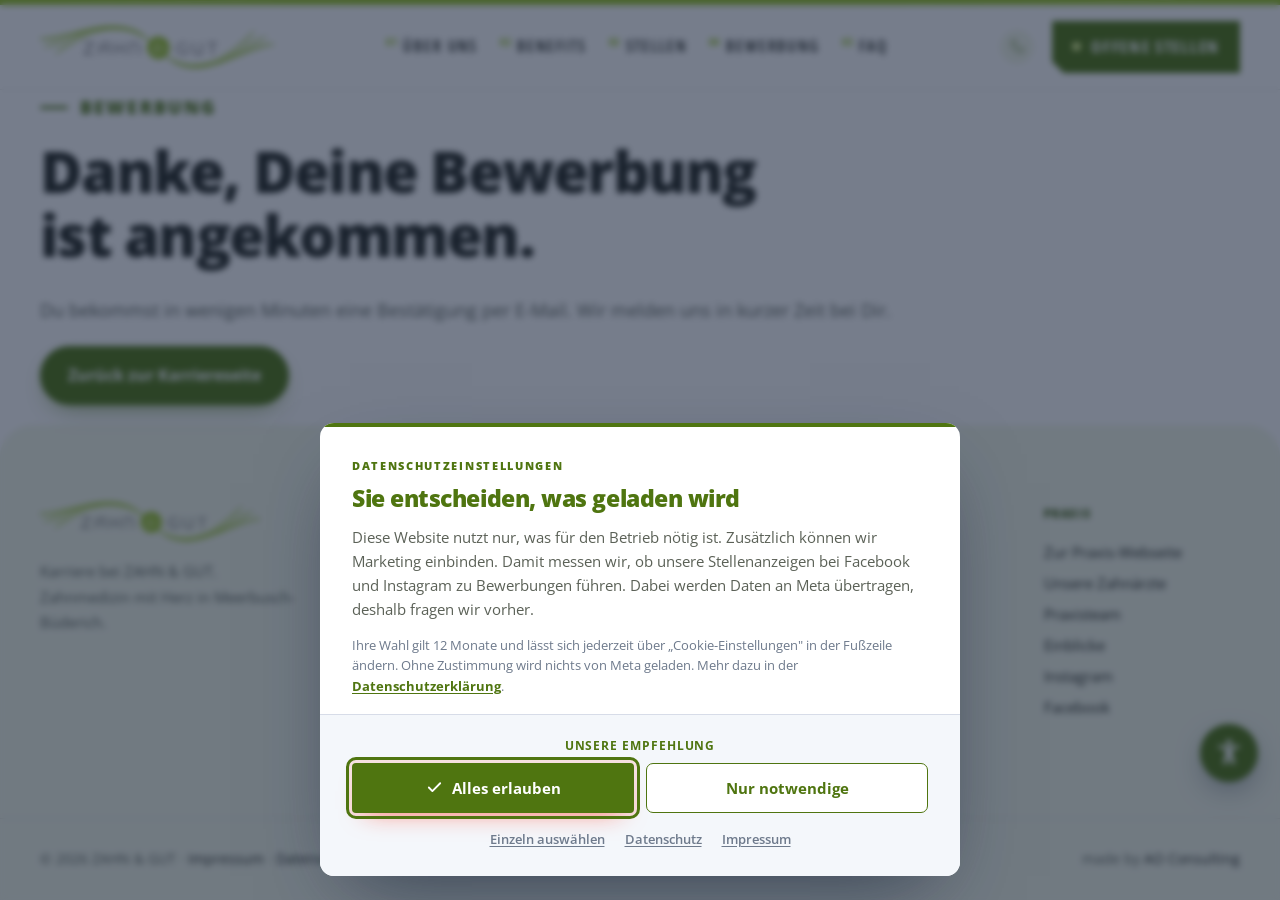
<file: website/danke.html>
<!doctype html>
<html lang="de">
<head>
<meta charset="utf-8">
<meta name="viewport" content="width=device-width, initial-scale=1">
<title>Danke für Deine Bewerbung | ZAHN &amp; GUT</title>
<meta name="description" content="Deine Bewerbung ist bei ZAHN &amp; GUT eingegangen. Wir melden uns in kurzer Zeit bei Dir.">
<meta name="robots" content="noindex">
<link rel="canonical" href="https://karriere-zahnundgut.de/danke.html">
<meta name="theme-color" content="#2b2f27">
<link rel="icon" href="assets/img/favicon-32.png" type="image/png" sizes="32x32">
<link rel="apple-touch-icon" href="assets/img/apple-touch-icon.png">
<link rel="preload" href="assets/fonts/open-sans-latin-wdth-normal.woff2" as="font" type="font/woff2" crossorigin>
<link rel="stylesheet" href="assets/css/einwilligung.css?v=bdec8e14">
<link rel="stylesheet" href="assets/css/barrierefreiheit.css?v=439c8efa">
<link rel="stylesheet" href="assets/css/stil.css?v=6bf61de2">
<link rel="stylesheet" href="assets/css/karriere.css?v=ff2c9c4a">
<link rel="stylesheet" href="assets/css/frisch.css?v=c4b7437a">
</head>
<body>
<!-- RAHMEN:KOPF -->
<a class="skip" href="#inhalt">Zum Inhalt springen</a>
<header class="kopf">
  <div class="kopf-band" aria-hidden="true"></div>
  <div class="wrap kopf-zeile">
    <a class="logo" href="index.html" aria-label="ZAHN &amp; GUT Karriere, zur Startseite">
      <img class="logo-farbe" src="assets/img/logo.svg" alt="ZAHN &amp; GUT" width="567" height="102">
    </a>
    <nav class="hauptnavi" id="navi" aria-label="Hauptnavigation">
      <a href="index.html#ueber-uns"><span class="navi-nr" aria-hidden="true">01</span>Über uns</a>
      <a href="index.html#benefits"><span class="navi-nr" aria-hidden="true">02</span>Benefits</a>
      <a href="index.html#stellen"><span class="navi-nr" aria-hidden="true">03</span>Stellen</a>
      <a href="index.html#tipps"><span class="navi-nr" aria-hidden="true">04</span>Bewerbung</a>
      <a href="index.html#faq"><span class="navi-nr" aria-hidden="true">05</span>FAQ</a>
      <div class="navi-kontakt">
        <p>Fragen zur Bewerbung?</p>
        <a href="tel:+4921329988426">02132 99 88 426</a>
        <a href="mailto:dr.k.becker@zahnundgut.de">dr.k.becker@zahnundgut.de</a>
      </div>
    </nav>
    <a class="kopf-tel" href="tel:+4921329988426"><svg viewBox="0 0 48 48" fill="none" stroke="currentColor" stroke-width="2.2" stroke-linecap="round" stroke-linejoin="round" aria-hidden="true"><path d="M14 6l6 1 3 8-4 3a22 22 0 0 0 11 11l3-4 8 3 1 6c0 3-3 5-6 5C20 39 9 28 9 12c0-3 2-6 5-6z"/></svg><span>02132 99 88 426</span></a>
    <a class="kopf-jobs" href="index.html#stellen"><span class="f-live" aria-hidden="true"></span>Offene Stellen</a>
    <button class="navi-schalter" aria-expanded="false" aria-controls="navi" aria-label="Menü öffnen"><span class="navi-text" aria-hidden="true">Menü</span><span class="navi-striche" aria-hidden="true"><i></i><i></i></span></button>
  </div>
</header>
<!-- /RAHMEN:KOPF -->

<main id="inhalt" class="wrap einfach"><p class="dachzeile">Bewerbung</p>
<h1>Danke, Deine Bewerbung ist angekommen.</h1>
<p>Du bekommst in wenigen Minuten eine Bestätigung per E-Mail. Wir melden uns in kurzer Zeit bei Dir.</p>
<p><a class="knopf" href="index.html">Zurück zur Karriereseite</a></p></main>

<!-- RAHMEN:FUSS -->
<footer class="fuss">
  <div class="wrap fuss-raster">
    <div class="fuss-marke">
      <img src="assets/img/logo.svg" alt="ZAHN &amp; GUT" width="567" height="102" loading="lazy">
      <p>Karriere bei ZAHN &amp; GUT. Zahnmedizin mit Herz in Meerbusch-Büderich.</p>
    </div>
    <div>
      <p class="fuss-titel">Kontakt</p>
      <p>Zahnarztpraxis ZAHN&nbsp;&amp;&nbsp;GUT<br>Düsseldorfer Straße 81<br>40667 Meerbusch</p>
      <p><a href="tel:+4921329988426">02132 99 88 426</a><br><a href="mailto:dr.k.becker@zahnundgut.de">dr.k.becker@zahnundgut.de</a></p>
      <p><a href="https://www.google.com/maps/dir/?api=1&amp;destination=D%C3%BCsseldorfer%20Stra%C3%9Fe%2081%2C%2040667%20Meerbusch" rel="noopener" target="_blank">Route planen</a></p>
    </div>
    <div>
      <p class="fuss-titel">Sprechzeiten</p>
      <p>Montag<br>8 bis 13 und 14 bis 17 Uhr</p>
      <p>Dienstag<br>9 bis 13 und 14 bis 19 Uhr</p>
      <p>Mittwoch und Freitag<br>8 bis 13 Uhr</p>
      <p>Donnerstag<br>8 bis 13 und 14 bis 18 Uhr</p>
    </div>
    <div>
      <p class="fuss-titel">Karriere</p>
      <ul class="fuss-liste">
        <li><a href="index.html#stellen">Stellenangebote</a></li>
        <li><a href="index.html#benefits">Benefits</a></li>
        <li><a href="index.html#tipps">Tipps zur Bewerbung</a></li>
        <li><a href="index.html#prozess">Bewerbungsprozess</a></li>
        <li><a href="index.html#faq">Häufige Fragen</a></li>
      </ul>
    </div>
    <div>
      <p class="fuss-titel">Praxis</p>
      <ul class="fuss-liste">
        <li><a href="https://zahnundgut.de/" rel="noopener" target="_blank">Zur Praxis-Webseite</a></li>
        <li><a href="https://zahnundgut.de/zahn-und-gut--zahnaerzte--dr-katrin-becker.html" rel="noopener" target="_blank">Unsere Zahnärzte</a></li>
        <li><a href="https://zahnundgut.de/zahn-und-gut--praxis--praxisteam.html" rel="noopener" target="_blank">Praxisteam</a></li>
        <li><a href="https://zahnundgut.de/zahn-und-gut--praxis--praxiseinblicke.html" rel="noopener" target="_blank">Einblicke</a></li>
        <li><a href="https://www.instagram.com/zahnarztpraxis_zahnundgut" rel="noopener" target="_blank">Instagram</a></li>
        <li><a href="https://www.facebook.com/zahnundgut" rel="noopener" target="_blank">Facebook</a></li>
      </ul>
    </div>
  </div>
  <div class="wrap fuss-unten">
    <p>© <span data-jahr>2026</span> ZAHN &amp; GUT · <a href="rechtliches/impressum.html">Impressum</a> · <a href="rechtliches/datenschutz.html">Datenschutz</a><span data-einwilligung-huelle> · <button type="button" class="ein-ausloeser" data-einwilligung-oeffnen>Cookie-Einstellungen</button></span> · <a href="rechtliches/barrierefreiheit.html">Barrierefreiheit</a> · <a href="rechtliches/gleichstellungshinweis.html">Gleichstellungshinweis</a></p>
    <p>made by <a href="https://ao-consult.de" rel="noopener">AO Consulting</a></p>
  </div>
  <nav class="schnellleiste" aria-label="Schnellzugriff">
    <a href="tel:+4921329988426"><svg class="ikon-klein" viewBox="0 0 48 48" fill="none" stroke="currentColor" stroke-width="2" stroke-linecap="round" stroke-linejoin="round" aria-hidden="true"><path d="M14 6l6 1 3 8-4 3a22 22 0 0 0 11 11l3-4 8 3 1 6c0 3-3 5-6 5C20 39 9 28 9 12c0-3 2-6 5-6z"/></svg><span>Anrufen</span></a>
    <a href="mailto:dr.k.becker@zahnundgut.de?subject=Bewerbung"><svg class="ikon-klein" viewBox="0 0 48 48" fill="none" stroke="currentColor" stroke-width="2" stroke-linecap="round" stroke-linejoin="round" aria-hidden="true"><rect x="6" y="11" width="36" height="26" rx="4"/><path d="M7 13l17 13 17-13"/></svg><span>E-Mail</span></a>
    <a href="index.html#stellen"><svg class="ikon-klein" viewBox="0 0 48 48" fill="none" stroke="currentColor" stroke-width="2" stroke-linecap="round" stroke-linejoin="round" aria-hidden="true"><path d="M10 24h28M28 14l10 10-10 10"/></svg><span>Stellen</span></a>
  </nav>
</footer>

<script src="assets/js/konfiguration.js?v=e868f275"></script>
<script src="assets/js/ao-konfiguration.js?v=724d4877" defer></script>
<script src="assets/js/einwilligung.js?v=a00ceaa6" defer></script>
<script src="assets/js/messung.js?v=e7f94acc" defer></script>
<script src="assets/js/barrierefreiheit.js?v=6e360ef9" defer></script>
<script src="assets/js/app.js?v=10bfb88c" defer></script>
<script src="assets/js/statistik.js?v=57d46b9d" defer></script>
<!-- /RAHMEN:FUSS -->
</body>
</html>
</file>
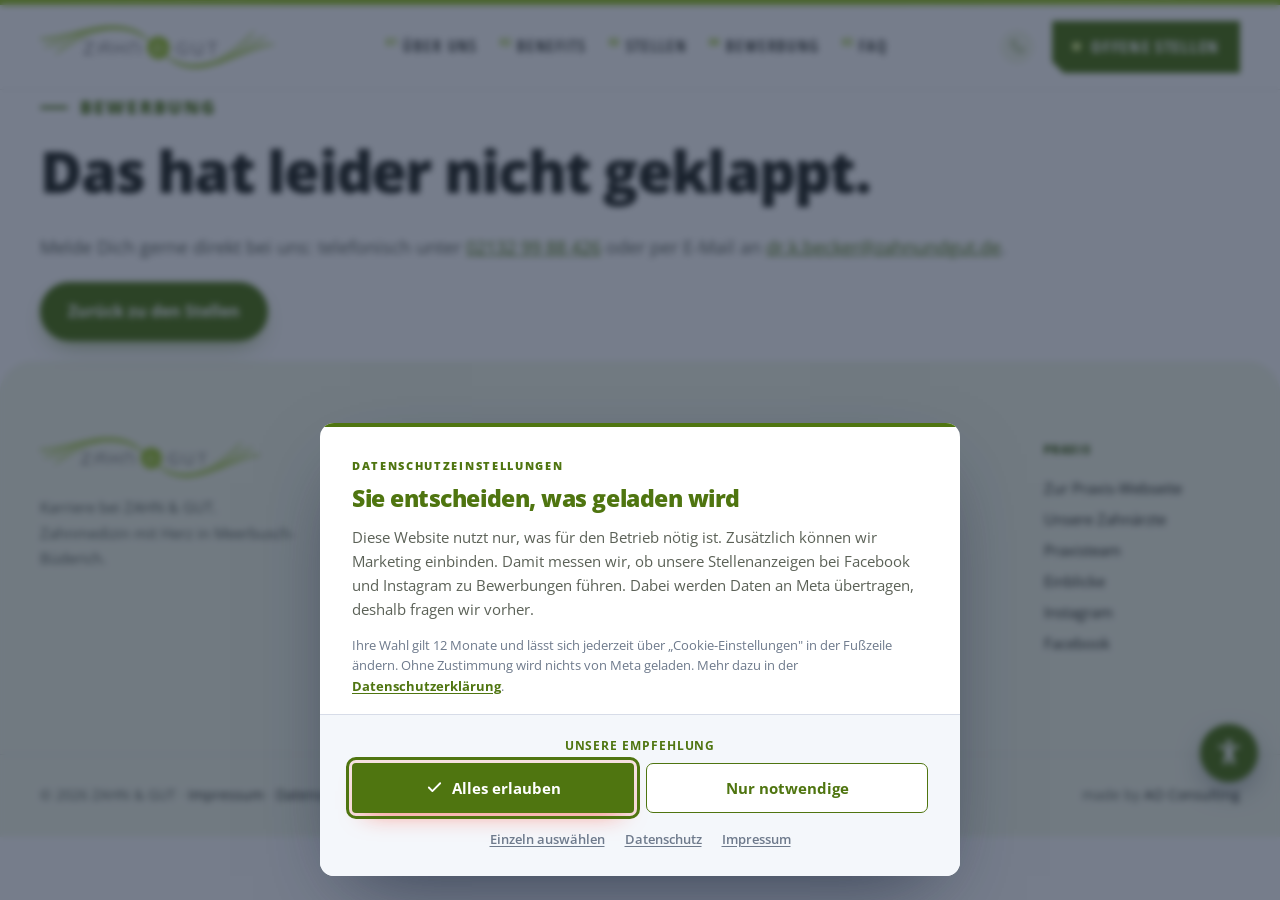
<file: website/fehler.html>
<!doctype html>
<html lang="de">
<head>
<meta charset="utf-8">
<meta name="viewport" content="width=device-width, initial-scale=1">
<title>Das hat nicht geklappt | ZAHN &amp; GUT</title>
<meta name="description" content="Der Versand der Bewerbung hat nicht geklappt. Bitte per Telefon oder E-Mail melden.">
<meta name="robots" content="noindex">
<link rel="canonical" href="https://karriere-zahnundgut.de/fehler.html">
<meta name="theme-color" content="#2b2f27">
<link rel="icon" href="assets/img/favicon-32.png" type="image/png" sizes="32x32">
<link rel="apple-touch-icon" href="assets/img/apple-touch-icon.png">
<link rel="preload" href="assets/fonts/open-sans-latin-wdth-normal.woff2" as="font" type="font/woff2" crossorigin>
<link rel="stylesheet" href="assets/css/einwilligung.css?v=bdec8e14">
<link rel="stylesheet" href="assets/css/barrierefreiheit.css?v=439c8efa">
<link rel="stylesheet" href="assets/css/stil.css?v=6bf61de2">
<link rel="stylesheet" href="assets/css/karriere.css?v=ff2c9c4a">
<link rel="stylesheet" href="assets/css/frisch.css?v=c4b7437a">
</head>
<body>
<!-- RAHMEN:KOPF -->
<a class="skip" href="#inhalt">Zum Inhalt springen</a>
<header class="kopf">
  <div class="kopf-band" aria-hidden="true"></div>
  <div class="wrap kopf-zeile">
    <a class="logo" href="index.html" aria-label="ZAHN &amp; GUT Karriere, zur Startseite">
      <img class="logo-farbe" src="assets/img/logo.svg" alt="ZAHN &amp; GUT" width="567" height="102">
    </a>
    <nav class="hauptnavi" id="navi" aria-label="Hauptnavigation">
      <a href="index.html#ueber-uns"><span class="navi-nr" aria-hidden="true">01</span>Über uns</a>
      <a href="index.html#benefits"><span class="navi-nr" aria-hidden="true">02</span>Benefits</a>
      <a href="index.html#stellen"><span class="navi-nr" aria-hidden="true">03</span>Stellen</a>
      <a href="index.html#tipps"><span class="navi-nr" aria-hidden="true">04</span>Bewerbung</a>
      <a href="index.html#faq"><span class="navi-nr" aria-hidden="true">05</span>FAQ</a>
      <div class="navi-kontakt">
        <p>Fragen zur Bewerbung?</p>
        <a href="tel:+4921329988426">02132 99 88 426</a>
        <a href="mailto:dr.k.becker@zahnundgut.de">dr.k.becker@zahnundgut.de</a>
      </div>
    </nav>
    <a class="kopf-tel" href="tel:+4921329988426"><svg viewBox="0 0 48 48" fill="none" stroke="currentColor" stroke-width="2.2" stroke-linecap="round" stroke-linejoin="round" aria-hidden="true"><path d="M14 6l6 1 3 8-4 3a22 22 0 0 0 11 11l3-4 8 3 1 6c0 3-3 5-6 5C20 39 9 28 9 12c0-3 2-6 5-6z"/></svg><span>02132 99 88 426</span></a>
    <a class="kopf-jobs" href="index.html#stellen"><span class="f-live" aria-hidden="true"></span>Offene Stellen</a>
    <button class="navi-schalter" aria-expanded="false" aria-controls="navi" aria-label="Menü öffnen"><span class="navi-text" aria-hidden="true">Menü</span><span class="navi-striche" aria-hidden="true"><i></i><i></i></span></button>
  </div>
</header>
<!-- /RAHMEN:KOPF -->

<main id="inhalt" class="wrap einfach"><p class="dachzeile">Bewerbung</p>
<h1>Das hat leider nicht geklappt.</h1>
<p id="grund"></p><p>Melde Dich gerne direkt bei uns: telefonisch unter <a href="tel:+4921329988426">02132 99 88 426</a> oder per E-Mail an <a href="mailto:dr.k.becker@zahnundgut.de">dr.k.becker@zahnundgut.de</a>.</p>
<p><a class="knopf" href="index.html#stellen">Zurück zu den Stellen</a></p>
<script>var g=new URLSearchParams(location.search).get('grund');if(g)document.getElementById('grund').textContent=g;</script></main>

<!-- RAHMEN:FUSS -->
<footer class="fuss">
  <div class="wrap fuss-raster">
    <div class="fuss-marke">
      <img src="assets/img/logo.svg" alt="ZAHN &amp; GUT" width="567" height="102" loading="lazy">
      <p>Karriere bei ZAHN &amp; GUT. Zahnmedizin mit Herz in Meerbusch-Büderich.</p>
    </div>
    <div>
      <p class="fuss-titel">Kontakt</p>
      <p>Zahnarztpraxis ZAHN&nbsp;&amp;&nbsp;GUT<br>Düsseldorfer Straße 81<br>40667 Meerbusch</p>
      <p><a href="tel:+4921329988426">02132 99 88 426</a><br><a href="mailto:dr.k.becker@zahnundgut.de">dr.k.becker@zahnundgut.de</a></p>
      <p><a href="https://www.google.com/maps/dir/?api=1&amp;destination=D%C3%BCsseldorfer%20Stra%C3%9Fe%2081%2C%2040667%20Meerbusch" rel="noopener" target="_blank">Route planen</a></p>
    </div>
    <div>
      <p class="fuss-titel">Sprechzeiten</p>
      <p>Montag<br>8 bis 13 und 14 bis 17 Uhr</p>
      <p>Dienstag<br>9 bis 13 und 14 bis 19 Uhr</p>
      <p>Mittwoch und Freitag<br>8 bis 13 Uhr</p>
      <p>Donnerstag<br>8 bis 13 und 14 bis 18 Uhr</p>
    </div>
    <div>
      <p class="fuss-titel">Karriere</p>
      <ul class="fuss-liste">
        <li><a href="index.html#stellen">Stellenangebote</a></li>
        <li><a href="index.html#benefits">Benefits</a></li>
        <li><a href="index.html#tipps">Tipps zur Bewerbung</a></li>
        <li><a href="index.html#prozess">Bewerbungsprozess</a></li>
        <li><a href="index.html#faq">Häufige Fragen</a></li>
      </ul>
    </div>
    <div>
      <p class="fuss-titel">Praxis</p>
      <ul class="fuss-liste">
        <li><a href="https://zahnundgut.de/" rel="noopener" target="_blank">Zur Praxis-Webseite</a></li>
        <li><a href="https://zahnundgut.de/zahn-und-gut--zahnaerzte--dr-katrin-becker.html" rel="noopener" target="_blank">Unsere Zahnärzte</a></li>
        <li><a href="https://zahnundgut.de/zahn-und-gut--praxis--praxisteam.html" rel="noopener" target="_blank">Praxisteam</a></li>
        <li><a href="https://zahnundgut.de/zahn-und-gut--praxis--praxiseinblicke.html" rel="noopener" target="_blank">Einblicke</a></li>
        <li><a href="https://www.instagram.com/zahnarztpraxis_zahnundgut" rel="noopener" target="_blank">Instagram</a></li>
        <li><a href="https://www.facebook.com/zahnundgut" rel="noopener" target="_blank">Facebook</a></li>
      </ul>
    </div>
  </div>
  <div class="wrap fuss-unten">
    <p>© <span data-jahr>2026</span> ZAHN &amp; GUT · <a href="rechtliches/impressum.html">Impressum</a> · <a href="rechtliches/datenschutz.html">Datenschutz</a><span data-einwilligung-huelle> · <button type="button" class="ein-ausloeser" data-einwilligung-oeffnen>Cookie-Einstellungen</button></span> · <a href="rechtliches/barrierefreiheit.html">Barrierefreiheit</a> · <a href="rechtliches/gleichstellungshinweis.html">Gleichstellungshinweis</a></p>
    <p>made by <a href="https://ao-consult.de" rel="noopener">AO Consulting</a></p>
  </div>
  <nav class="schnellleiste" aria-label="Schnellzugriff">
    <a href="tel:+4921329988426"><svg class="ikon-klein" viewBox="0 0 48 48" fill="none" stroke="currentColor" stroke-width="2" stroke-linecap="round" stroke-linejoin="round" aria-hidden="true"><path d="M14 6l6 1 3 8-4 3a22 22 0 0 0 11 11l3-4 8 3 1 6c0 3-3 5-6 5C20 39 9 28 9 12c0-3 2-6 5-6z"/></svg><span>Anrufen</span></a>
    <a href="mailto:dr.k.becker@zahnundgut.de?subject=Bewerbung"><svg class="ikon-klein" viewBox="0 0 48 48" fill="none" stroke="currentColor" stroke-width="2" stroke-linecap="round" stroke-linejoin="round" aria-hidden="true"><rect x="6" y="11" width="36" height="26" rx="4"/><path d="M7 13l17 13 17-13"/></svg><span>E-Mail</span></a>
    <a href="index.html#stellen"><svg class="ikon-klein" viewBox="0 0 48 48" fill="none" stroke="currentColor" stroke-width="2" stroke-linecap="round" stroke-linejoin="round" aria-hidden="true"><path d="M10 24h28M28 14l10 10-10 10"/></svg><span>Stellen</span></a>
  </nav>
</footer>

<script src="assets/js/konfiguration.js?v=e868f275"></script>
<script src="assets/js/ao-konfiguration.js?v=724d4877" defer></script>
<script src="assets/js/einwilligung.js?v=a00ceaa6" defer></script>
<script src="assets/js/messung.js?v=e7f94acc" defer></script>
<script src="assets/js/barrierefreiheit.js?v=6e360ef9" defer></script>
<script src="assets/js/app.js?v=10bfb88c" defer></script>
<script src="assets/js/statistik.js?v=57d46b9d" defer></script>
<!-- /RAHMEN:FUSS -->
</body>
</html>
</file>
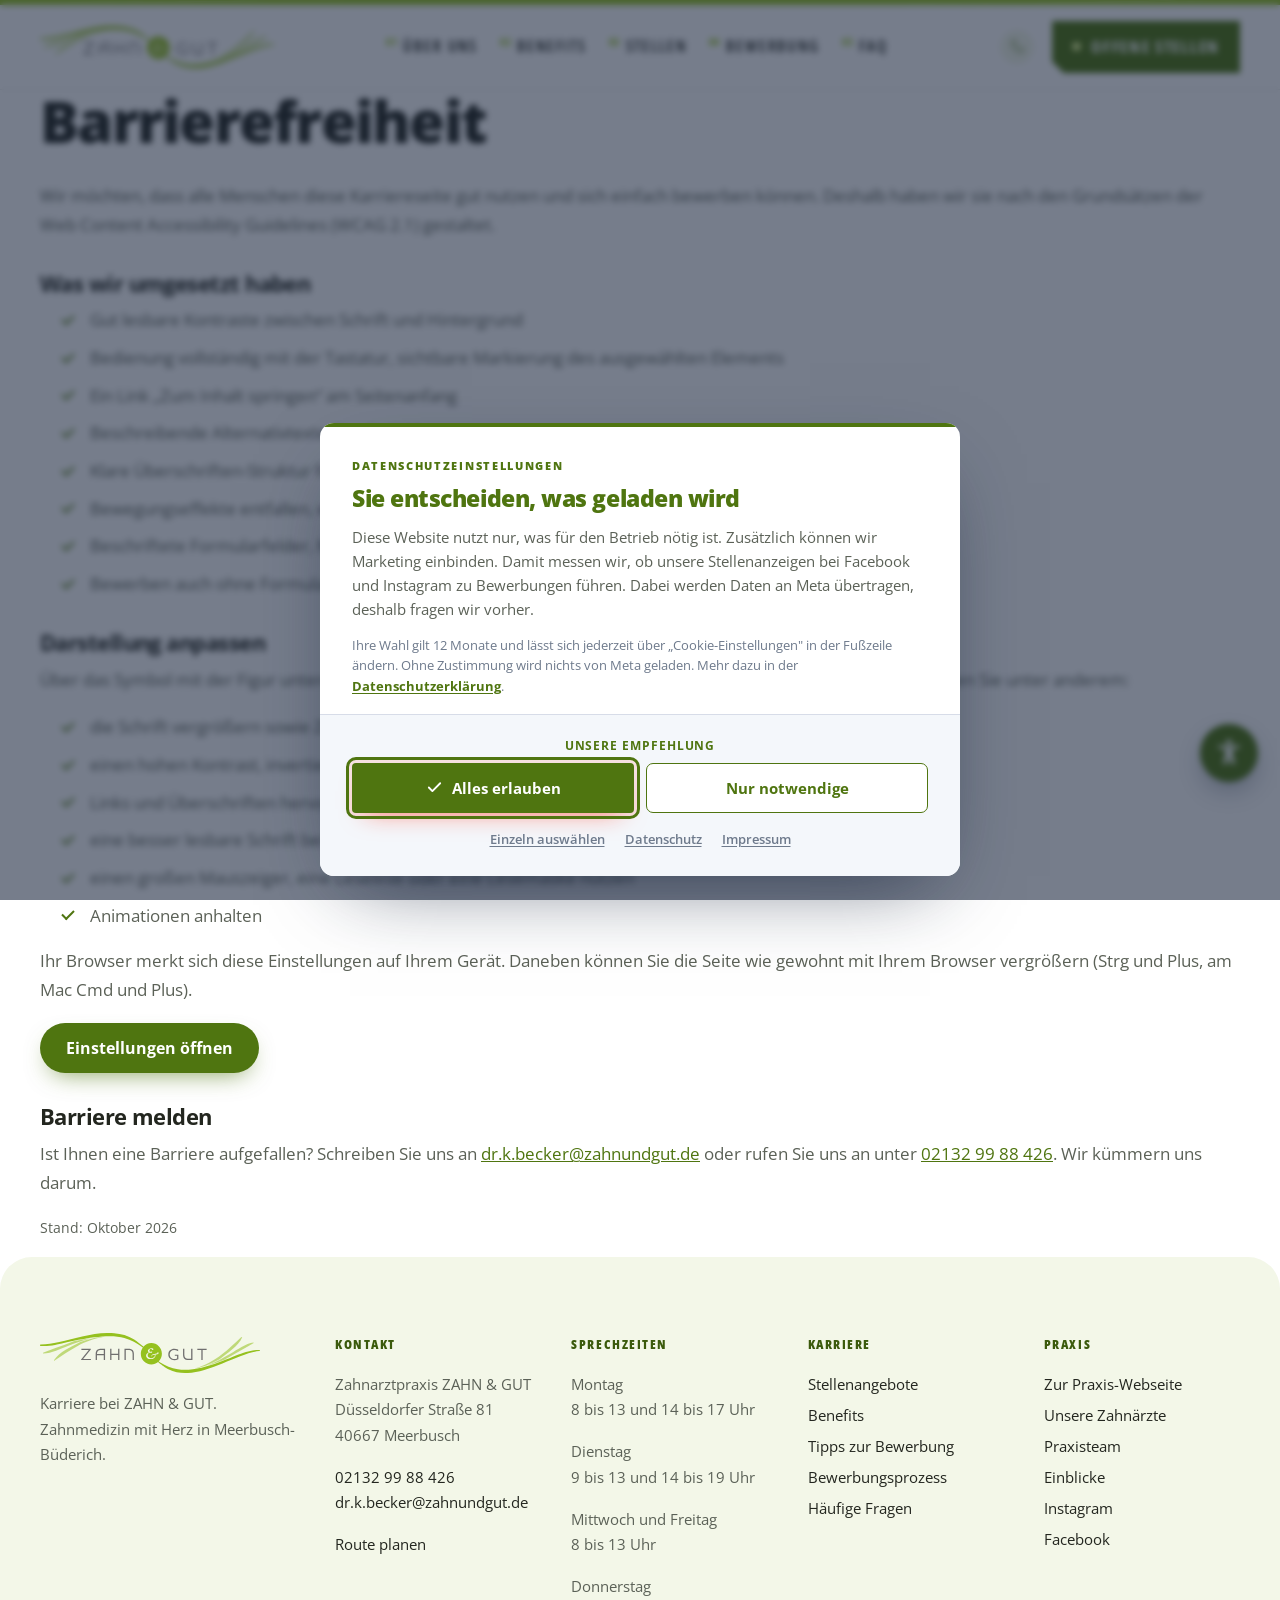
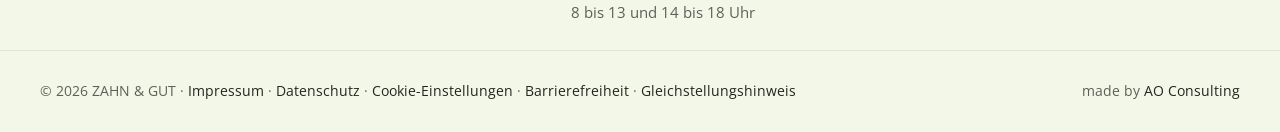
<file: website/rechtliches/barrierefreiheit.html>
<!doctype html>
<html lang="de">
<head>
<meta charset="utf-8">
<meta name="viewport" content="width=device-width, initial-scale=1">
<title>Barrierefreiheit | Karriere bei ZAHN &amp; GUT</title>
<meta name="description" content="Barrierefreiheit der Karriereseite von ZAHN &amp; GUT: was wir umgesetzt haben, wie Sie Schrift, Kontrast und Bewegung anpassen und Barrieren melden.">
<meta name="robots" content="index, follow">
<link rel="canonical" href="https://karriere-zahnundgut.de/rechtliches/barrierefreiheit.html">
<meta name="theme-color" content="#2b2f27">
<link rel="icon" href="../assets/img/favicon-32.png" type="image/png" sizes="32x32">
<link rel="apple-touch-icon" href="../assets/img/apple-touch-icon.png">
<link rel="preload" href="../assets/fonts/open-sans-latin-wdth-normal.woff2" as="font" type="font/woff2" crossorigin>
<link rel="stylesheet" href="../assets/css/einwilligung.css?v=bdec8e14">
<link rel="stylesheet" href="../assets/css/barrierefreiheit.css?v=439c8efa">
<link rel="stylesheet" href="../assets/css/stil.css?v=6bf61de2">
<link rel="stylesheet" href="../assets/css/karriere.css?v=ff2c9c4a">
<link rel="stylesheet" href="../assets/css/frisch.css?v=c4b7437a">
</head>
<body>
<!-- RAHMEN:KOPF -->
<a class="skip" href="#inhalt">Zum Inhalt springen</a>
<header class="kopf">
  <div class="kopf-band" aria-hidden="true"></div>
  <div class="wrap kopf-zeile">
    <a class="logo" href="../index.html" aria-label="ZAHN &amp; GUT Karriere, zur Startseite">
      <img class="logo-farbe" src="../assets/img/logo.svg" alt="ZAHN &amp; GUT" width="567" height="102">
    </a>
    <nav class="hauptnavi" id="navi" aria-label="Hauptnavigation">
      <a href="index.html#ueber-uns"><span class="navi-nr" aria-hidden="true">01</span>Über uns</a>
      <a href="index.html#benefits"><span class="navi-nr" aria-hidden="true">02</span>Benefits</a>
      <a href="index.html#stellen"><span class="navi-nr" aria-hidden="true">03</span>Stellen</a>
      <a href="index.html#tipps"><span class="navi-nr" aria-hidden="true">04</span>Bewerbung</a>
      <a href="index.html#faq"><span class="navi-nr" aria-hidden="true">05</span>FAQ</a>
      <div class="navi-kontakt">
        <p>Fragen zur Bewerbung?</p>
        <a href="tel:+4921329988426">02132 99 88 426</a>
        <a href="mailto:dr.k.becker@zahnundgut.de">dr.k.becker@zahnundgut.de</a>
      </div>
    </nav>
    <a class="kopf-tel" href="tel:+4921329988426"><svg viewBox="0 0 48 48" fill="none" stroke="currentColor" stroke-width="2.2" stroke-linecap="round" stroke-linejoin="round" aria-hidden="true"><path d="M14 6l6 1 3 8-4 3a22 22 0 0 0 11 11l3-4 8 3 1 6c0 3-3 5-6 5C20 39 9 28 9 12c0-3 2-6 5-6z"/></svg><span>02132 99 88 426</span></a>
    <a class="kopf-jobs" href="index.html#stellen"><span class="f-live" aria-hidden="true"></span>Offene Stellen</a>
    <button class="navi-schalter" aria-expanded="false" aria-controls="navi" aria-label="Menü öffnen"><span class="navi-text" aria-hidden="true">Menü</span><span class="navi-striche" aria-hidden="true"><i></i><i></i></span></button>
  </div>
</header>
<!-- /RAHMEN:KOPF -->

<main id="inhalt" class="wrap rechtstext">
<h1>Barrierefreiheit</h1>
<p>Wir möchten, dass alle Menschen diese Karriereseite gut nutzen und sich einfach bewerben können. Deshalb haben wir sie nach den Grundsätzen der Web Content Accessibility Guidelines (WCAG 2.1) gestaltet.</p>
<h2>Was wir umgesetzt haben</h2>
<ul class="haken-liste">
  <li>Gut lesbare Kontraste zwischen Schrift und Hintergrund</li>
  <li>Bedienung vollständig mit der Tastatur, sichtbare Markierung des ausgewählten Elements</li>
  <li>Ein Link „Zum Inhalt springen“ am Seitenanfang</li>
  <li>Beschreibende Alternativtexte für alle Bilder</li>
  <li>Klare Überschriften-Struktur für Screenreader</li>
  <li>Bewegungseffekte entfallen, wenn Ihr Gerät „Bewegung reduzieren“ eingestellt hat</li>
  <li>Beschriftete Formularfelder, Meldungen werden vorgelesen</li>
  <li>Bewerben auch ohne Formular: per Telefon oder E-Mail</li>
</ul>
<h2>Darstellung anpassen</h2>
<p>Über das Symbol mit der Figur unten rechts auf jeder Seite öffnen Sie die Einstellungen zur Barrierefreiheit. Dort können Sie unter anderem:</p>
<ul class="haken-liste">
  <li>die Schrift vergrößern sowie Zeilen- und Buchstabenabstand erhöhen</li>
  <li>einen hohen Kontrast, invertierte Farben oder Graustufen einschalten</li>
  <li>Links und Überschriften hervorheben</li>
  <li>eine besser lesbare Schrift bei Lese- und Rechtschreibschwäche wählen</li>
  <li>einen großen Mauszeiger, eine Leselinie oder eine Lesemaske nutzen</li>
  <li>Animationen anhalten</li>
</ul>
<p>Ihr Browser merkt sich diese Einstellungen auf Ihrem Gerät. Daneben können Sie die Seite wie gewohnt mit Ihrem Browser vergrößern (Strg und Plus, am Mac Cmd und Plus).</p>
<p><button type="button" class="knopf" data-bf-oeffnen>Einstellungen öffnen</button></p>
<h2>Barriere melden</h2>
<p>Ist Ihnen eine Barriere aufgefallen? Schreiben Sie uns an <a href="mailto:dr.k.becker@zahnundgut.de">dr.k.becker@zahnundgut.de</a> oder rufen Sie uns an unter <a href="tel:+4921329988426">02132 99 88 426</a>. Wir kümmern uns darum.</p>
<p class="klein">Stand: Oktober 2026</p>
</main>

<!-- RAHMEN:FUSS -->
<footer class="fuss">
  <div class="wrap fuss-raster">
    <div class="fuss-marke">
      <img src="../assets/img/logo.svg" alt="ZAHN &amp; GUT" width="567" height="102" loading="lazy">
      <p>Karriere bei ZAHN &amp; GUT. Zahnmedizin mit Herz in Meerbusch-Büderich.</p>
    </div>
    <div>
      <p class="fuss-titel">Kontakt</p>
      <p>Zahnarztpraxis ZAHN&nbsp;&amp;&nbsp;GUT<br>Düsseldorfer Straße 81<br>40667 Meerbusch</p>
      <p><a href="tel:+4921329988426">02132 99 88 426</a><br><a href="mailto:dr.k.becker@zahnundgut.de">dr.k.becker@zahnundgut.de</a></p>
      <p><a href="https://www.google.com/maps/dir/?api=1&amp;destination=D%C3%BCsseldorfer%20Stra%C3%9Fe%2081%2C%2040667%20Meerbusch" rel="noopener" target="_blank">Route planen</a></p>
    </div>
    <div>
      <p class="fuss-titel">Sprechzeiten</p>
      <p>Montag<br>8 bis 13 und 14 bis 17 Uhr</p>
      <p>Dienstag<br>9 bis 13 und 14 bis 19 Uhr</p>
      <p>Mittwoch und Freitag<br>8 bis 13 Uhr</p>
      <p>Donnerstag<br>8 bis 13 und 14 bis 18 Uhr</p>
    </div>
    <div>
      <p class="fuss-titel">Karriere</p>
      <ul class="fuss-liste">
        <li><a href="index.html#stellen">Stellenangebote</a></li>
        <li><a href="index.html#benefits">Benefits</a></li>
        <li><a href="index.html#tipps">Tipps zur Bewerbung</a></li>
        <li><a href="index.html#prozess">Bewerbungsprozess</a></li>
        <li><a href="index.html#faq">Häufige Fragen</a></li>
      </ul>
    </div>
    <div>
      <p class="fuss-titel">Praxis</p>
      <ul class="fuss-liste">
        <li><a href="https://zahnundgut.de/" rel="noopener" target="_blank">Zur Praxis-Webseite</a></li>
        <li><a href="https://zahnundgut.de/zahn-und-gut--zahnaerzte--dr-katrin-becker.html" rel="noopener" target="_blank">Unsere Zahnärzte</a></li>
        <li><a href="https://zahnundgut.de/zahn-und-gut--praxis--praxisteam.html" rel="noopener" target="_blank">Praxisteam</a></li>
        <li><a href="https://zahnundgut.de/zahn-und-gut--praxis--praxiseinblicke.html" rel="noopener" target="_blank">Einblicke</a></li>
        <li><a href="https://www.instagram.com/zahnarztpraxis_zahnundgut" rel="noopener" target="_blank">Instagram</a></li>
        <li><a href="https://www.facebook.com/zahnundgut" rel="noopener" target="_blank">Facebook</a></li>
      </ul>
    </div>
  </div>
  <div class="wrap fuss-unten">
    <p>© <span data-jahr>2026</span> ZAHN &amp; GUT · <a href="../rechtliches/impressum.html">Impressum</a> · <a href="../rechtliches/datenschutz.html">Datenschutz</a><span data-einwilligung-huelle> · <button type="button" class="ein-ausloeser" data-einwilligung-oeffnen>Cookie-Einstellungen</button></span> · <a href="../rechtliches/barrierefreiheit.html">Barrierefreiheit</a> · <a href="../rechtliches/gleichstellungshinweis.html">Gleichstellungshinweis</a></p>
    <p>made by <a href="https://ao-consult.de" rel="noopener">AO Consulting</a></p>
  </div>
  <nav class="schnellleiste" aria-label="Schnellzugriff">
    <a href="tel:+4921329988426"><svg class="ikon-klein" viewBox="0 0 48 48" fill="none" stroke="currentColor" stroke-width="2" stroke-linecap="round" stroke-linejoin="round" aria-hidden="true"><path d="M14 6l6 1 3 8-4 3a22 22 0 0 0 11 11l3-4 8 3 1 6c0 3-3 5-6 5C20 39 9 28 9 12c0-3 2-6 5-6z"/></svg><span>Anrufen</span></a>
    <a href="mailto:dr.k.becker@zahnundgut.de?subject=Bewerbung"><svg class="ikon-klein" viewBox="0 0 48 48" fill="none" stroke="currentColor" stroke-width="2" stroke-linecap="round" stroke-linejoin="round" aria-hidden="true"><rect x="6" y="11" width="36" height="26" rx="4"/><path d="M7 13l17 13 17-13"/></svg><span>E-Mail</span></a>
    <a href="index.html#stellen"><svg class="ikon-klein" viewBox="0 0 48 48" fill="none" stroke="currentColor" stroke-width="2" stroke-linecap="round" stroke-linejoin="round" aria-hidden="true"><path d="M10 24h28M28 14l10 10-10 10"/></svg><span>Stellen</span></a>
  </nav>
</footer>

<script src="../assets/js/konfiguration.js?v=e868f275"></script>
<script src="../assets/js/ao-konfiguration.js?v=724d4877" defer></script>
<script src="../assets/js/einwilligung.js?v=a00ceaa6" defer></script>
<script src="../assets/js/messung.js?v=e7f94acc" defer></script>
<script src="../assets/js/barrierefreiheit.js?v=6e360ef9" defer></script>
<script src="../assets/js/app.js?v=10bfb88c" defer></script>
<script src="../assets/js/statistik.js?v=57d46b9d" defer></script>
<!-- /RAHMEN:FUSS -->
</body>
</html>
</file>
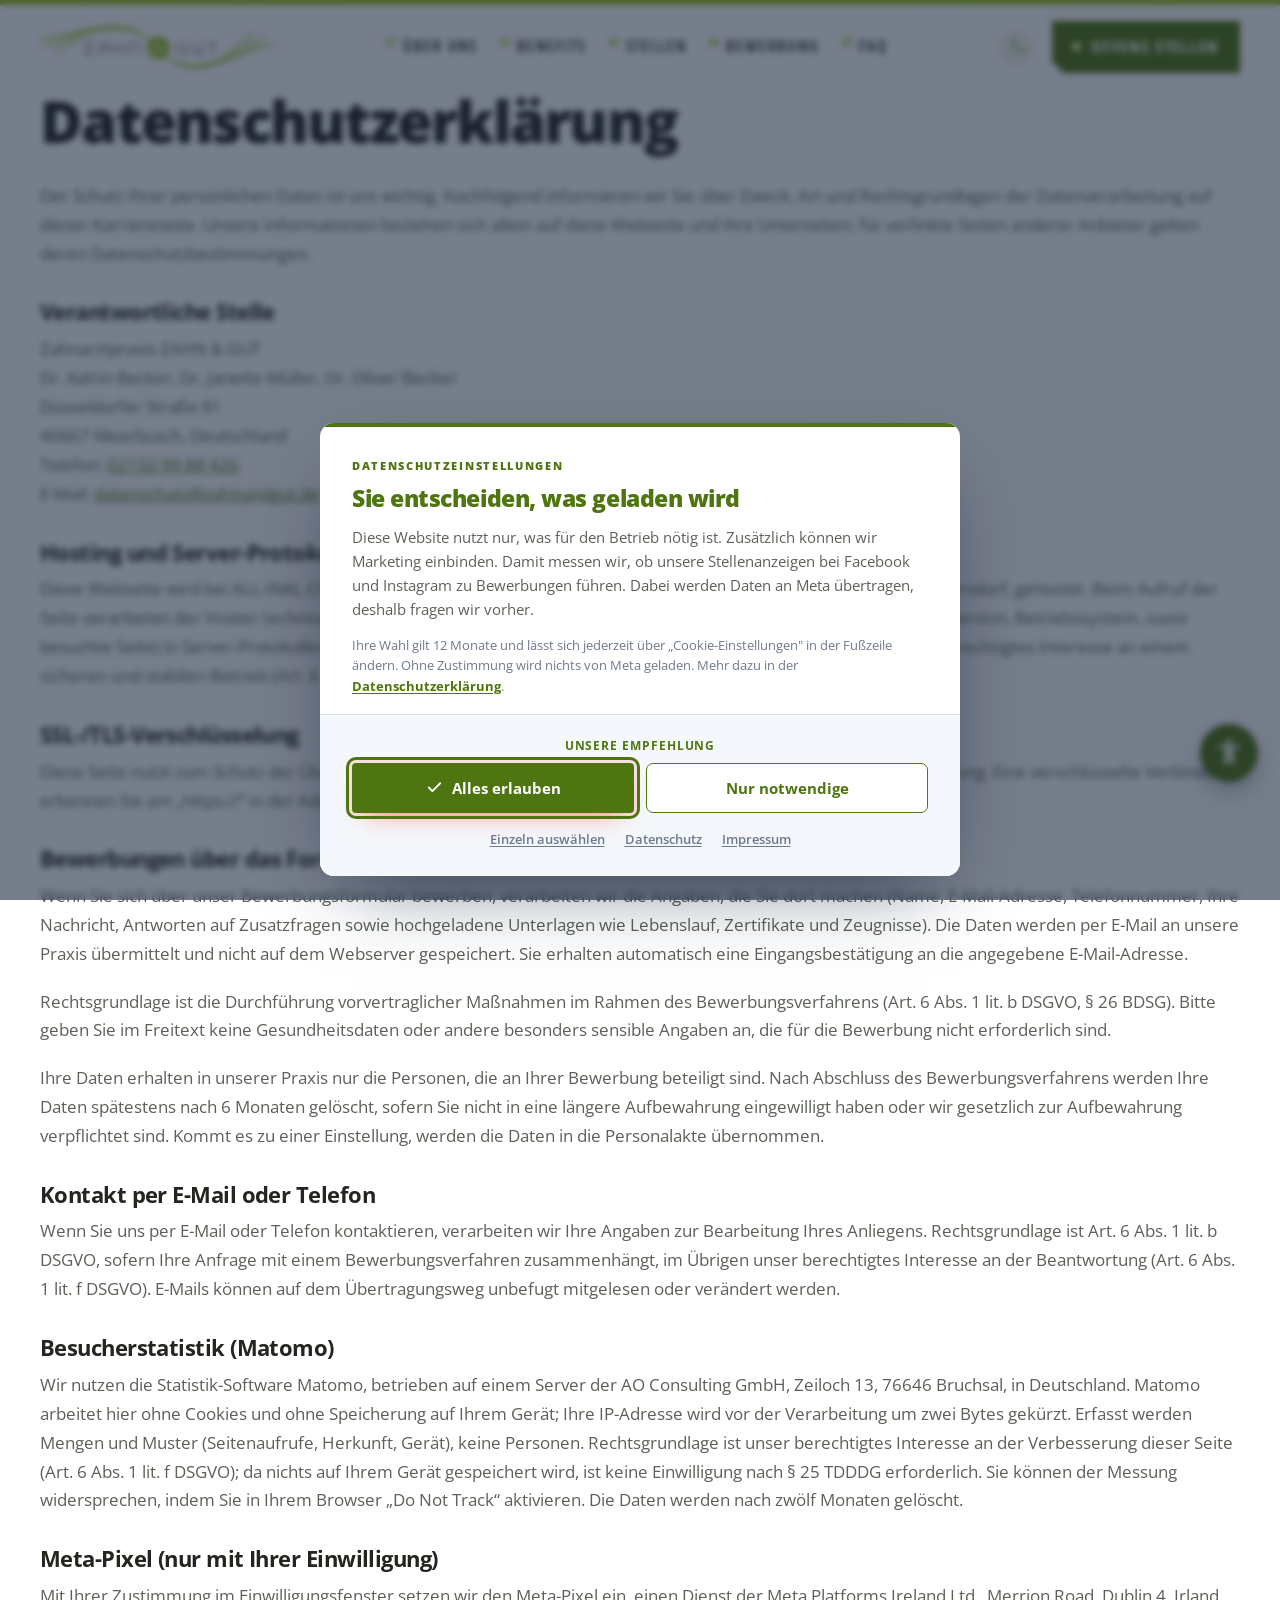
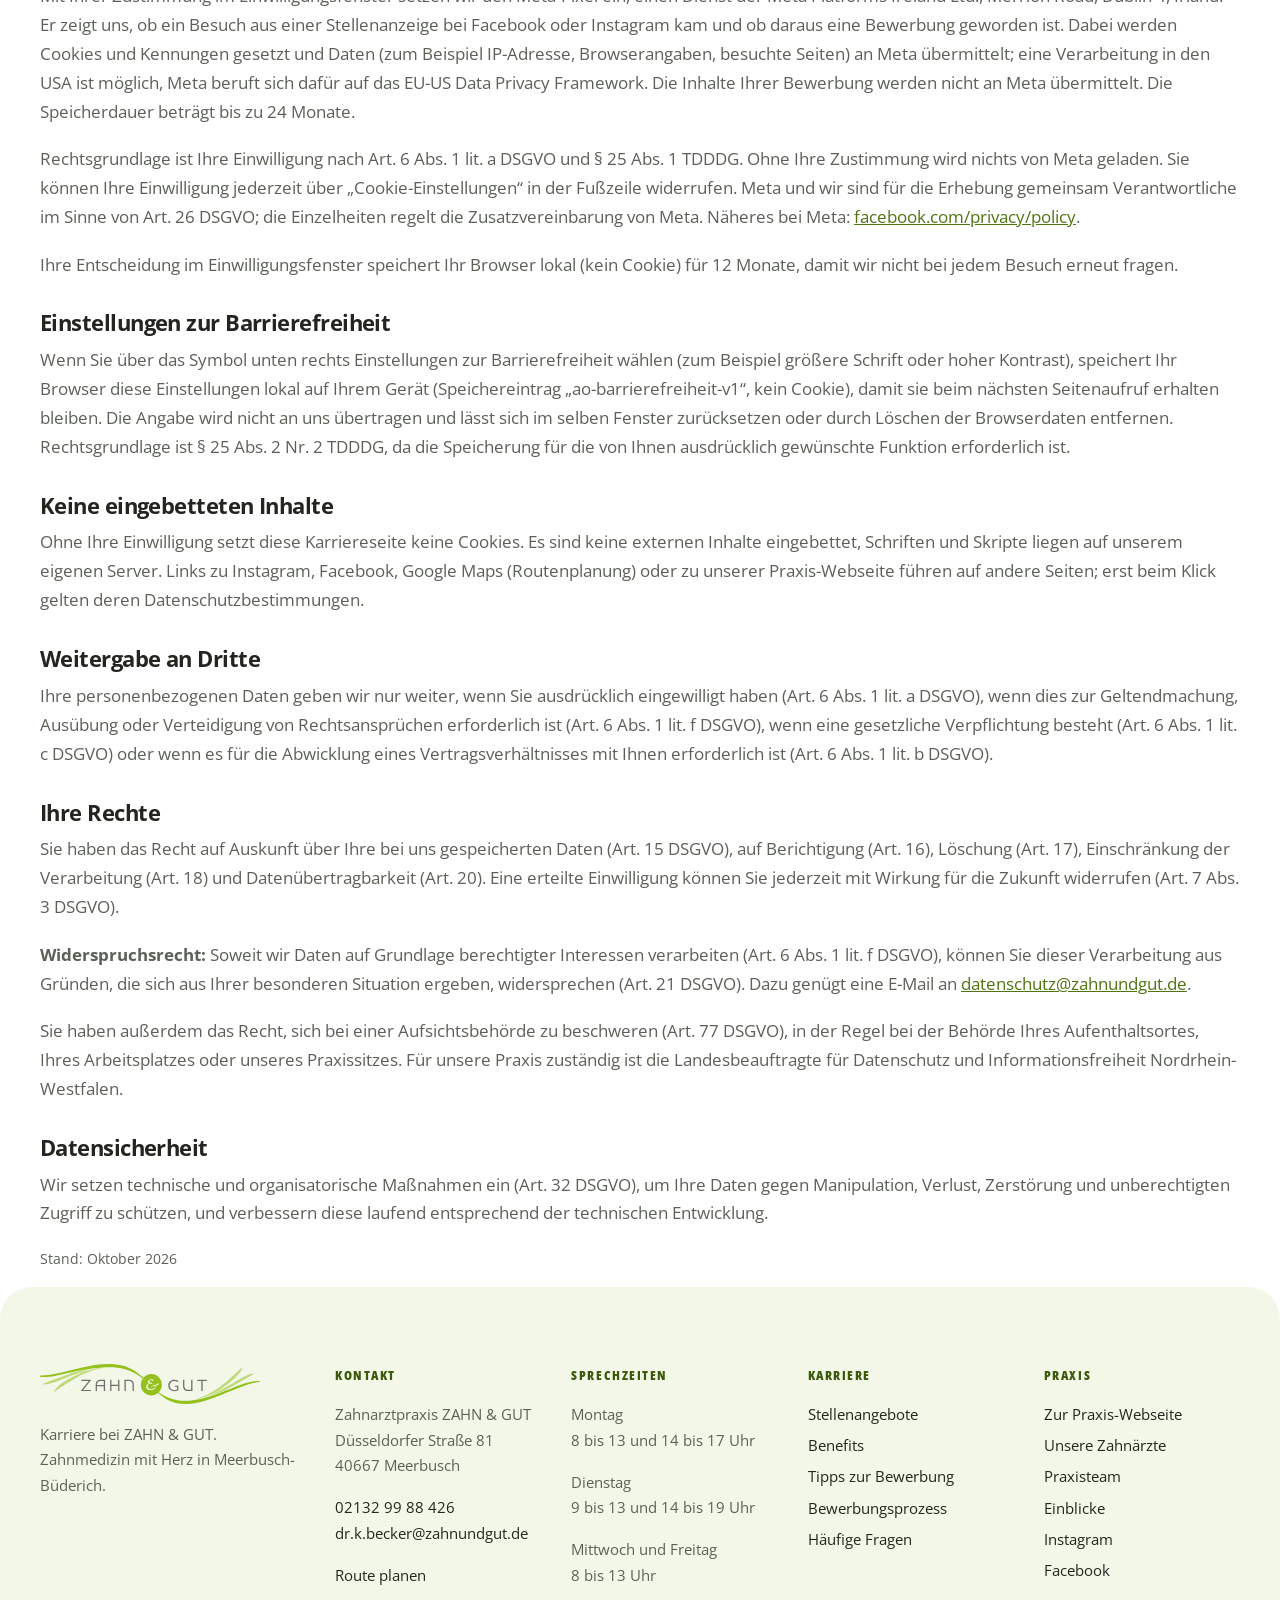
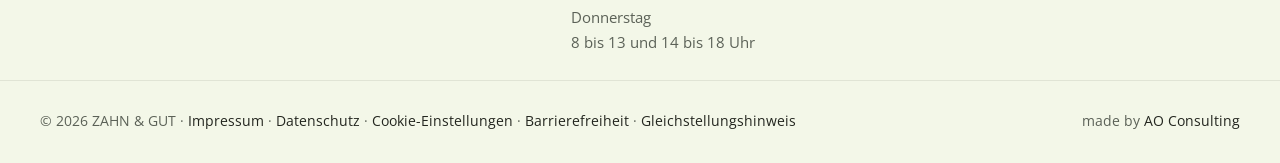
<file: website/rechtliches/datenschutz.html>
<!doctype html>
<html lang="de">
<head>
<meta charset="utf-8">
<meta name="viewport" content="width=device-width, initial-scale=1">
<title>Datenschutzerklärung | Karriere bei ZAHN &amp; GUT</title>
<meta name="description" content="Datenschutzerklärung der Karriereseite der Zahnarztpraxis ZAHN &amp; GUT: Bewerberdaten, Hosting, Besucherstatistik, Ihre Rechte.">
<meta name="robots" content="index, follow">
<link rel="canonical" href="https://karriere-zahnundgut.de/rechtliches/datenschutz.html">
<meta name="theme-color" content="#2b2f27">
<link rel="icon" href="../assets/img/favicon-32.png" type="image/png" sizes="32x32">
<link rel="apple-touch-icon" href="../assets/img/apple-touch-icon.png">
<link rel="preload" href="../assets/fonts/open-sans-latin-wdth-normal.woff2" as="font" type="font/woff2" crossorigin>
<link rel="stylesheet" href="../assets/css/einwilligung.css?v=bdec8e14">
<link rel="stylesheet" href="../assets/css/barrierefreiheit.css?v=439c8efa">
<link rel="stylesheet" href="../assets/css/stil.css?v=6bf61de2">
<link rel="stylesheet" href="../assets/css/karriere.css?v=ff2c9c4a">
<link rel="stylesheet" href="../assets/css/frisch.css?v=c4b7437a">
</head>
<body>
<!-- RAHMEN:KOPF -->
<a class="skip" href="#inhalt">Zum Inhalt springen</a>
<header class="kopf">
  <div class="kopf-band" aria-hidden="true"></div>
  <div class="wrap kopf-zeile">
    <a class="logo" href="../index.html" aria-label="ZAHN &amp; GUT Karriere, zur Startseite">
      <img class="logo-farbe" src="../assets/img/logo.svg" alt="ZAHN &amp; GUT" width="567" height="102">
    </a>
    <nav class="hauptnavi" id="navi" aria-label="Hauptnavigation">
      <a href="index.html#ueber-uns"><span class="navi-nr" aria-hidden="true">01</span>Über uns</a>
      <a href="index.html#benefits"><span class="navi-nr" aria-hidden="true">02</span>Benefits</a>
      <a href="index.html#stellen"><span class="navi-nr" aria-hidden="true">03</span>Stellen</a>
      <a href="index.html#tipps"><span class="navi-nr" aria-hidden="true">04</span>Bewerbung</a>
      <a href="index.html#faq"><span class="navi-nr" aria-hidden="true">05</span>FAQ</a>
      <div class="navi-kontakt">
        <p>Fragen zur Bewerbung?</p>
        <a href="tel:+4921329988426">02132 99 88 426</a>
        <a href="mailto:dr.k.becker@zahnundgut.de">dr.k.becker@zahnundgut.de</a>
      </div>
    </nav>
    <a class="kopf-tel" href="tel:+4921329988426"><svg viewBox="0 0 48 48" fill="none" stroke="currentColor" stroke-width="2.2" stroke-linecap="round" stroke-linejoin="round" aria-hidden="true"><path d="M14 6l6 1 3 8-4 3a22 22 0 0 0 11 11l3-4 8 3 1 6c0 3-3 5-6 5C20 39 9 28 9 12c0-3 2-6 5-6z"/></svg><span>02132 99 88 426</span></a>
    <a class="kopf-jobs" href="index.html#stellen"><span class="f-live" aria-hidden="true"></span>Offene Stellen</a>
    <button class="navi-schalter" aria-expanded="false" aria-controls="navi" aria-label="Menü öffnen"><span class="navi-text" aria-hidden="true">Menü</span><span class="navi-striche" aria-hidden="true"><i></i><i></i></span></button>
  </div>
</header>
<!-- /RAHMEN:KOPF -->

<!--
  ZUR PRÜFUNG DURCH DIE PRAXIS (und ggf. anwaltlich, Claude ist kein Anwalt).
  Grundlage: Datenschutzerklärung der alten Karriereseite (WordPress bei Raidboxes, ausgelesen 07.10.2026); übernommen ist die
  verantwortliche Stelle mit datenschutz@zahnundgut.de. NICHT übernommen: Raidboxes, Borlabs Cookie, Google Analytics,
  Google Maps, Google reCAPTCHA, Zapier, Wistia-Video. Meta-Pixel bleibt (ID laut Awan 07.10.2026), jetzt erst nach Einwilligung. Das gibt es auf der neuen Seite nicht. Neu: Hoster All-Inkl, Bewerbungsformular
  per E-Mail, Matomo cookiefrei. Ein falscher Datenschutztext wäre schlimmer als ein angepasster (Skill webseite-veroeffentlichen).
-->
<main id="inhalt" class="wrap rechtstext">
<h1>Datenschutzerklärung</h1>
<p>Der Schutz Ihrer persönlichen Daten ist uns wichtig. Nachfolgend informieren wir Sie über Zweck, Art und Rechtsgrundlagen der Datenverarbeitung auf dieser Karriereseite. Unsere Informationen beziehen sich allein auf diese Webseite und ihre Unterseiten; für verlinkte Seiten anderer Anbieter gelten deren Datenschutzbestimmungen.</p>

<h2>Verantwortliche Stelle</h2>
<p>Zahnarztpraxis ZAHN &amp; GUT<br>Dr. Katrin Becker, Dr. Janette Müller, Dr. Oliver Becker<br>Düsseldorfer Straße 81<br>40667 Meerbusch, Deutschland<br>Telefon: <a href="tel:+4921329988426">02132 99 88 426</a><br>E-Mail: <a href="mailto:datenschutz@zahnundgut.de">datenschutz@zahnundgut.de</a></p>

<h2>Hosting und Server-Protokolle</h2>
<p>Diese Webseite wird bei ALL-INKL.COM, Neue Medien Münnich, Inhaber René Münnich, Hauptstraße 68, 02742 Friedersdorf, gehostet. Beim Aufruf der Seite verarbeitet der Hoster technisch notwendige Daten (IP-Adresse, Zeitpunkt, aufgerufene Seite, Browsertyp und -version, Betriebssystem, zuvor besuchte Seite) in Server-Protokollen, die nach kurzer Zeit automatisch gelöscht werden. Rechtsgrundlage ist unser berechtigtes Interesse an einem sicheren und stabilen Betrieb (Art. 6 Abs. 1 lit. f DSGVO). Mit dem Hoster besteht ein Vertrag zur Auftragsverarbeitung.</p>

<h2>SSL-/TLS-Verschlüsselung</h2>
<p>Diese Seite nutzt zum Schutz der Übertragung vertraulicher Inhalte, etwa Ihrer Bewerbung, eine SSL-/TLS-Verschlüsselung. Eine verschlüsselte Verbindung erkennen Sie am „https://“ in der Adresszeile und am Schloss-Symbol Ihres Browsers.</p>

<h2>Bewerbungen über das Formular</h2>
<p>Wenn Sie sich über unser Bewerbungsformular bewerben, verarbeiten wir die Angaben, die Sie dort machen (Name, E-Mail-Adresse, Telefonnummer, Ihre Nachricht, Antworten auf Zusatzfragen sowie hochgeladene Unterlagen wie Lebenslauf, Zertifikate und Zeugnisse). Die Daten werden per E-Mail an unsere Praxis übermittelt und nicht auf dem Webserver gespeichert. Sie erhalten automatisch eine Eingangsbestätigung an die angegebene E-Mail-Adresse.</p>
<p>Rechtsgrundlage ist die Durchführung vorvertraglicher Maßnahmen im Rahmen des Bewerbungsverfahrens (Art. 6 Abs. 1 lit. b DSGVO, § 26 BDSG). Bitte geben Sie im Freitext keine Gesundheitsdaten oder andere besonders sensible Angaben an, die für die Bewerbung nicht erforderlich sind.</p>
<p>Ihre Daten erhalten in unserer Praxis nur die Personen, die an Ihrer Bewerbung beteiligt sind. Nach Abschluss des Bewerbungsverfahrens werden Ihre Daten spätestens nach 6 Monaten gelöscht, sofern Sie nicht in eine längere Aufbewahrung eingewilligt haben oder wir gesetzlich zur Aufbewahrung verpflichtet sind. Kommt es zu einer Einstellung, werden die Daten in die Personalakte übernommen.</p>

<h2>Kontakt per E-Mail oder Telefon</h2>
<p>Wenn Sie uns per E-Mail oder Telefon kontaktieren, verarbeiten wir Ihre Angaben zur Bearbeitung Ihres Anliegens. Rechtsgrundlage ist Art. 6 Abs. 1 lit. b DSGVO, sofern Ihre Anfrage mit einem Bewerbungsverfahren zusammenhängt, im Übrigen unser berechtigtes Interesse an der Beantwortung (Art. 6 Abs. 1 lit. f DSGVO). E-Mails können auf dem Übertragungsweg unbefugt mitgelesen oder verändert werden.</p>

<h2>Besucherstatistik (Matomo)</h2>
<!-- Nur stehen lassen, wenn matomo_id in kunde.json gesetzt ist. -->
<p>Wir nutzen die Statistik-Software Matomo, betrieben auf einem Server der AO Consulting GmbH, Zeiloch 13, 76646 Bruchsal, in Deutschland. Matomo arbeitet hier ohne Cookies und ohne Speicherung auf Ihrem Gerät; Ihre IP-Adresse wird vor der Verarbeitung um zwei Bytes gekürzt. Erfasst werden Mengen und Muster (Seitenaufrufe, Herkunft, Gerät), keine Personen. Rechtsgrundlage ist unser berechtigtes Interesse an der Verbesserung dieser Seite (Art. 6 Abs. 1 lit. f DSGVO); da nichts auf Ihrem Gerät gespeichert wird, ist keine Einwilligung nach § 25 TDDDG erforderlich. Sie können der Messung widersprechen, indem Sie in Ihrem Browser „Do Not Track“ aktivieren. Die Daten werden nach zwölf Monaten gelöscht.</p>

<h2>Meta-Pixel (nur mit Ihrer Einwilligung)</h2>
<p>Mit Ihrer Zustimmung im Einwilligungsfenster setzen wir den Meta-Pixel ein, einen Dienst der Meta Platforms Ireland Ltd., Merrion Road, Dublin 4, Irland. Er zeigt uns, ob ein Besuch aus einer Stellenanzeige bei Facebook oder Instagram kam und ob daraus eine Bewerbung geworden ist. Dabei werden Cookies und Kennungen gesetzt und Daten (zum Beispiel IP-Adresse, Browserangaben, besuchte Seiten) an Meta übermittelt; eine Verarbeitung in den USA ist möglich, Meta beruft sich dafür auf das EU-US Data Privacy Framework. Die Inhalte Ihrer Bewerbung werden nicht an Meta übermittelt. Die Speicherdauer beträgt bis zu 24 Monate.</p>
<p>Rechtsgrundlage ist Ihre Einwilligung nach Art. 6 Abs. 1 lit. a DSGVO und § 25 Abs. 1 TDDDG. Ohne Ihre Zustimmung wird nichts von Meta geladen. Sie können Ihre Einwilligung jederzeit über „Cookie-Einstellungen“ in der Fußzeile widerrufen. Meta und wir sind für die Erhebung gemeinsam Verantwortliche im Sinne von Art. 26 DSGVO; die Einzelheiten regelt die Zusatzvereinbarung von Meta. Näheres bei Meta: <a href="https://www.facebook.com/privacy/policy" target="_blank" rel="noopener">facebook.com/privacy/policy</a>.</p>
<p>Ihre Entscheidung im Einwilligungsfenster speichert Ihr Browser lokal (kein Cookie) für 12 Monate, damit wir nicht bei jedem Besuch erneut fragen.</p>

<h2>Einstellungen zur Barrierefreiheit</h2>
<p>Wenn Sie über das Symbol unten rechts Einstellungen zur Barrierefreiheit wählen (zum Beispiel größere Schrift oder hoher Kontrast), speichert Ihr Browser diese Einstellungen lokal auf Ihrem Gerät (Speichereintrag „ao-barrierefreiheit-v1“, kein Cookie), damit sie beim nächsten Seitenaufruf erhalten bleiben. Die Angabe wird nicht an uns übertragen und lässt sich im selben Fenster zurücksetzen oder durch Löschen der Browserdaten entfernen. Rechtsgrundlage ist § 25 Abs. 2 Nr. 2 TDDDG, da die Speicherung für die von Ihnen ausdrücklich gewünschte Funktion erforderlich ist.</p>

<h2>Keine eingebetteten Inhalte</h2>
<p>Ohne Ihre Einwilligung setzt diese Karriereseite keine Cookies. Es sind keine externen Inhalte eingebettet, Schriften und Skripte liegen auf unserem eigenen Server. Links zu Instagram, Facebook, Google Maps (Routenplanung) oder zu unserer Praxis-Webseite führen auf andere Seiten; erst beim Klick gelten deren Datenschutzbestimmungen.</p>

<h2>Weitergabe an Dritte</h2>
<p>Ihre personenbezogenen Daten geben wir nur weiter, wenn Sie ausdrücklich eingewilligt haben (Art. 6 Abs. 1 lit. a DSGVO), wenn dies zur Geltendmachung, Ausübung oder Verteidigung von Rechtsansprüchen erforderlich ist (Art. 6 Abs. 1 lit. f DSGVO), wenn eine gesetzliche Verpflichtung besteht (Art. 6 Abs. 1 lit. c DSGVO) oder wenn es für die Abwicklung eines Vertragsverhältnisses mit Ihnen erforderlich ist (Art. 6 Abs. 1 lit. b DSGVO).</p>

<h2>Ihre Rechte</h2>
<p>Sie haben das Recht auf Auskunft über Ihre bei uns gespeicherten Daten (Art. 15 DSGVO), auf Berichtigung (Art. 16), Löschung (Art. 17), Einschränkung der Verarbeitung (Art. 18) und Datenübertragbarkeit (Art. 20). Eine erteilte Einwilligung können Sie jederzeit mit Wirkung für die Zukunft widerrufen (Art. 7 Abs. 3 DSGVO).</p>
<p><strong>Widerspruchsrecht:</strong> Soweit wir Daten auf Grundlage berechtigter Interessen verarbeiten (Art. 6 Abs. 1 lit. f DSGVO), können Sie dieser Verarbeitung aus Gründen, die sich aus Ihrer besonderen Situation ergeben, widersprechen (Art. 21 DSGVO). Dazu genügt eine E-Mail an <a href="mailto:datenschutz@zahnundgut.de">datenschutz@zahnundgut.de</a>.</p>
<p>Sie haben außerdem das Recht, sich bei einer Aufsichtsbehörde zu beschweren (Art. 77 DSGVO), in der Regel bei der Behörde Ihres Aufenthaltsortes, Ihres Arbeitsplatzes oder unseres Praxissitzes. Für unsere Praxis zuständig ist die Landesbeauftragte für Datenschutz und Informationsfreiheit Nordrhein-Westfalen.</p>

<h2>Datensicherheit</h2>
<p>Wir setzen technische und organisatorische Maßnahmen ein (Art. 32 DSGVO), um Ihre Daten gegen Manipulation, Verlust, Zerstörung und unberechtigten Zugriff zu schützen, und verbessern diese laufend entsprechend der technischen Entwicklung.</p>

<p class="klein">Stand: Oktober 2026</p>
</main>

<!-- RAHMEN:FUSS -->
<footer class="fuss">
  <div class="wrap fuss-raster">
    <div class="fuss-marke">
      <img src="../assets/img/logo.svg" alt="ZAHN &amp; GUT" width="567" height="102" loading="lazy">
      <p>Karriere bei ZAHN &amp; GUT. Zahnmedizin mit Herz in Meerbusch-Büderich.</p>
    </div>
    <div>
      <p class="fuss-titel">Kontakt</p>
      <p>Zahnarztpraxis ZAHN&nbsp;&amp;&nbsp;GUT<br>Düsseldorfer Straße 81<br>40667 Meerbusch</p>
      <p><a href="tel:+4921329988426">02132 99 88 426</a><br><a href="mailto:dr.k.becker@zahnundgut.de">dr.k.becker@zahnundgut.de</a></p>
      <p><a href="https://www.google.com/maps/dir/?api=1&amp;destination=D%C3%BCsseldorfer%20Stra%C3%9Fe%2081%2C%2040667%20Meerbusch" rel="noopener" target="_blank">Route planen</a></p>
    </div>
    <div>
      <p class="fuss-titel">Sprechzeiten</p>
      <p>Montag<br>8 bis 13 und 14 bis 17 Uhr</p>
      <p>Dienstag<br>9 bis 13 und 14 bis 19 Uhr</p>
      <p>Mittwoch und Freitag<br>8 bis 13 Uhr</p>
      <p>Donnerstag<br>8 bis 13 und 14 bis 18 Uhr</p>
    </div>
    <div>
      <p class="fuss-titel">Karriere</p>
      <ul class="fuss-liste">
        <li><a href="index.html#stellen">Stellenangebote</a></li>
        <li><a href="index.html#benefits">Benefits</a></li>
        <li><a href="index.html#tipps">Tipps zur Bewerbung</a></li>
        <li><a href="index.html#prozess">Bewerbungsprozess</a></li>
        <li><a href="index.html#faq">Häufige Fragen</a></li>
      </ul>
    </div>
    <div>
      <p class="fuss-titel">Praxis</p>
      <ul class="fuss-liste">
        <li><a href="https://zahnundgut.de/" rel="noopener" target="_blank">Zur Praxis-Webseite</a></li>
        <li><a href="https://zahnundgut.de/zahn-und-gut--zahnaerzte--dr-katrin-becker.html" rel="noopener" target="_blank">Unsere Zahnärzte</a></li>
        <li><a href="https://zahnundgut.de/zahn-und-gut--praxis--praxisteam.html" rel="noopener" target="_blank">Praxisteam</a></li>
        <li><a href="https://zahnundgut.de/zahn-und-gut--praxis--praxiseinblicke.html" rel="noopener" target="_blank">Einblicke</a></li>
        <li><a href="https://www.instagram.com/zahnarztpraxis_zahnundgut" rel="noopener" target="_blank">Instagram</a></li>
        <li><a href="https://www.facebook.com/zahnundgut" rel="noopener" target="_blank">Facebook</a></li>
      </ul>
    </div>
  </div>
  <div class="wrap fuss-unten">
    <p>© <span data-jahr>2026</span> ZAHN &amp; GUT · <a href="../rechtliches/impressum.html">Impressum</a> · <a href="../rechtliches/datenschutz.html">Datenschutz</a><span data-einwilligung-huelle> · <button type="button" class="ein-ausloeser" data-einwilligung-oeffnen>Cookie-Einstellungen</button></span> · <a href="../rechtliches/barrierefreiheit.html">Barrierefreiheit</a> · <a href="../rechtliches/gleichstellungshinweis.html">Gleichstellungshinweis</a></p>
    <p>made by <a href="https://ao-consult.de" rel="noopener">AO Consulting</a></p>
  </div>
  <nav class="schnellleiste" aria-label="Schnellzugriff">
    <a href="tel:+4921329988426"><svg class="ikon-klein" viewBox="0 0 48 48" fill="none" stroke="currentColor" stroke-width="2" stroke-linecap="round" stroke-linejoin="round" aria-hidden="true"><path d="M14 6l6 1 3 8-4 3a22 22 0 0 0 11 11l3-4 8 3 1 6c0 3-3 5-6 5C20 39 9 28 9 12c0-3 2-6 5-6z"/></svg><span>Anrufen</span></a>
    <a href="mailto:dr.k.becker@zahnundgut.de?subject=Bewerbung"><svg class="ikon-klein" viewBox="0 0 48 48" fill="none" stroke="currentColor" stroke-width="2" stroke-linecap="round" stroke-linejoin="round" aria-hidden="true"><rect x="6" y="11" width="36" height="26" rx="4"/><path d="M7 13l17 13 17-13"/></svg><span>E-Mail</span></a>
    <a href="index.html#stellen"><svg class="ikon-klein" viewBox="0 0 48 48" fill="none" stroke="currentColor" stroke-width="2" stroke-linecap="round" stroke-linejoin="round" aria-hidden="true"><path d="M10 24h28M28 14l10 10-10 10"/></svg><span>Stellen</span></a>
  </nav>
</footer>

<script src="../assets/js/konfiguration.js?v=e868f275"></script>
<script src="../assets/js/ao-konfiguration.js?v=724d4877" defer></script>
<script src="../assets/js/einwilligung.js?v=a00ceaa6" defer></script>
<script src="../assets/js/messung.js?v=e7f94acc" defer></script>
<script src="../assets/js/barrierefreiheit.js?v=6e360ef9" defer></script>
<script src="../assets/js/app.js?v=10bfb88c" defer></script>
<script src="../assets/js/statistik.js?v=57d46b9d" defer></script>
<!-- /RAHMEN:FUSS -->
</body>
</html>
</file>
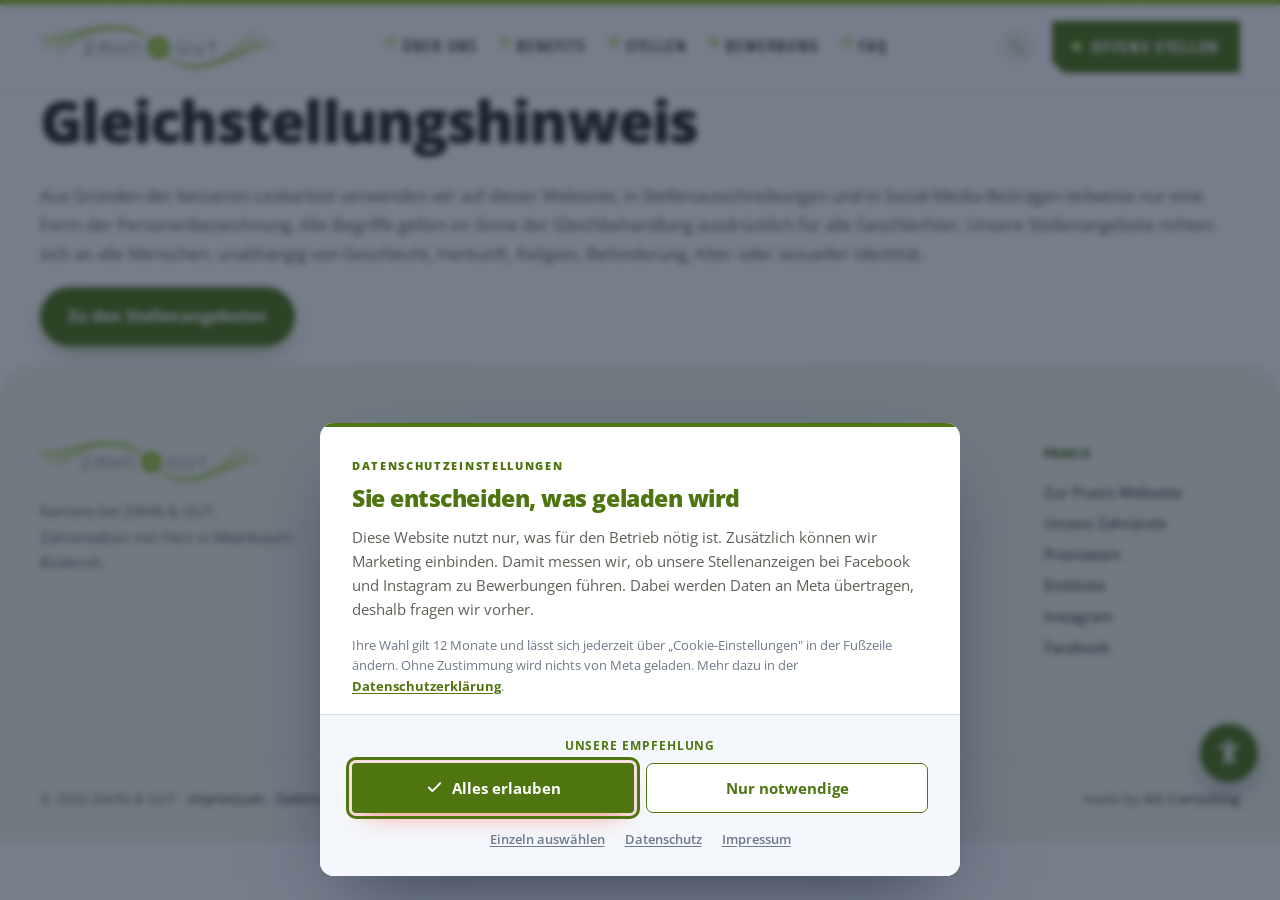
<file: website/rechtliches/gleichstellungshinweis.html>
<!doctype html>
<html lang="de">
<head>
<meta charset="utf-8">
<meta name="viewport" content="width=device-width, initial-scale=1">
<title>Gleichstellungshinweis | Karriere bei ZAHN &amp; GUT</title>
<meta name="description" content="Gleichstellungshinweis der Karriereseite von ZAHN &amp; GUT: Alle Stellenangebote richten sich an alle Geschlechter.">
<meta name="robots" content="index, follow">
<link rel="canonical" href="https://karriere-zahnundgut.de/rechtliches/gleichstellungshinweis.html">
<meta name="theme-color" content="#2b2f27">
<link rel="icon" href="../assets/img/favicon-32.png" type="image/png" sizes="32x32">
<link rel="apple-touch-icon" href="../assets/img/apple-touch-icon.png">
<link rel="preload" href="../assets/fonts/open-sans-latin-wdth-normal.woff2" as="font" type="font/woff2" crossorigin>
<link rel="stylesheet" href="../assets/css/einwilligung.css?v=bdec8e14">
<link rel="stylesheet" href="../assets/css/barrierefreiheit.css?v=439c8efa">
<link rel="stylesheet" href="../assets/css/stil.css?v=6bf61de2">
<link rel="stylesheet" href="../assets/css/karriere.css?v=ff2c9c4a">
<link rel="stylesheet" href="../assets/css/frisch.css?v=c4b7437a">
</head>
<body>
<!-- RAHMEN:KOPF -->
<a class="skip" href="#inhalt">Zum Inhalt springen</a>
<header class="kopf">
  <div class="kopf-band" aria-hidden="true"></div>
  <div class="wrap kopf-zeile">
    <a class="logo" href="../index.html" aria-label="ZAHN &amp; GUT Karriere, zur Startseite">
      <img class="logo-farbe" src="../assets/img/logo.svg" alt="ZAHN &amp; GUT" width="567" height="102">
    </a>
    <nav class="hauptnavi" id="navi" aria-label="Hauptnavigation">
      <a href="index.html#ueber-uns"><span class="navi-nr" aria-hidden="true">01</span>Über uns</a>
      <a href="index.html#benefits"><span class="navi-nr" aria-hidden="true">02</span>Benefits</a>
      <a href="index.html#stellen"><span class="navi-nr" aria-hidden="true">03</span>Stellen</a>
      <a href="index.html#tipps"><span class="navi-nr" aria-hidden="true">04</span>Bewerbung</a>
      <a href="index.html#faq"><span class="navi-nr" aria-hidden="true">05</span>FAQ</a>
      <div class="navi-kontakt">
        <p>Fragen zur Bewerbung?</p>
        <a href="tel:+4921329988426">02132 99 88 426</a>
        <a href="mailto:dr.k.becker@zahnundgut.de">dr.k.becker@zahnundgut.de</a>
      </div>
    </nav>
    <a class="kopf-tel" href="tel:+4921329988426"><svg viewBox="0 0 48 48" fill="none" stroke="currentColor" stroke-width="2.2" stroke-linecap="round" stroke-linejoin="round" aria-hidden="true"><path d="M14 6l6 1 3 8-4 3a22 22 0 0 0 11 11l3-4 8 3 1 6c0 3-3 5-6 5C20 39 9 28 9 12c0-3 2-6 5-6z"/></svg><span>02132 99 88 426</span></a>
    <a class="kopf-jobs" href="index.html#stellen"><span class="f-live" aria-hidden="true"></span>Offene Stellen</a>
    <button class="navi-schalter" aria-expanded="false" aria-controls="navi" aria-label="Menü öffnen"><span class="navi-text" aria-hidden="true">Menü</span><span class="navi-striche" aria-hidden="true"><i></i><i></i></span></button>
  </div>
</header>
<!-- /RAHMEN:KOPF -->

<main id="inhalt" class="wrap rechtstext">
<h1>Gleichstellungshinweis</h1>
<p>Aus Gründen der besseren Lesbarkeit verwenden wir auf dieser Webseite, in Stellenausschreibungen und in Social-Media-Beiträgen teilweise nur eine Form der Personenbezeichnung. Alle Begriffe gelten im Sinne der Gleichbehandlung ausdrücklich für alle Geschlechter. Unsere Stellenangebote richten sich an alle Menschen, unabhängig von Geschlecht, Herkunft, Religion, Behinderung, Alter oder sexueller Identität.</p>
<p><a class="knopf" href="../index.html#stellen">Zu den Stellenangeboten</a></p>
</main>

<!-- RAHMEN:FUSS -->
<footer class="fuss">
  <div class="wrap fuss-raster">
    <div class="fuss-marke">
      <img src="../assets/img/logo.svg" alt="ZAHN &amp; GUT" width="567" height="102" loading="lazy">
      <p>Karriere bei ZAHN &amp; GUT. Zahnmedizin mit Herz in Meerbusch-Büderich.</p>
    </div>
    <div>
      <p class="fuss-titel">Kontakt</p>
      <p>Zahnarztpraxis ZAHN&nbsp;&amp;&nbsp;GUT<br>Düsseldorfer Straße 81<br>40667 Meerbusch</p>
      <p><a href="tel:+4921329988426">02132 99 88 426</a><br><a href="mailto:dr.k.becker@zahnundgut.de">dr.k.becker@zahnundgut.de</a></p>
      <p><a href="https://www.google.com/maps/dir/?api=1&amp;destination=D%C3%BCsseldorfer%20Stra%C3%9Fe%2081%2C%2040667%20Meerbusch" rel="noopener" target="_blank">Route planen</a></p>
    </div>
    <div>
      <p class="fuss-titel">Sprechzeiten</p>
      <p>Montag<br>8 bis 13 und 14 bis 17 Uhr</p>
      <p>Dienstag<br>9 bis 13 und 14 bis 19 Uhr</p>
      <p>Mittwoch und Freitag<br>8 bis 13 Uhr</p>
      <p>Donnerstag<br>8 bis 13 und 14 bis 18 Uhr</p>
    </div>
    <div>
      <p class="fuss-titel">Karriere</p>
      <ul class="fuss-liste">
        <li><a href="index.html#stellen">Stellenangebote</a></li>
        <li><a href="index.html#benefits">Benefits</a></li>
        <li><a href="index.html#tipps">Tipps zur Bewerbung</a></li>
        <li><a href="index.html#prozess">Bewerbungsprozess</a></li>
        <li><a href="index.html#faq">Häufige Fragen</a></li>
      </ul>
    </div>
    <div>
      <p class="fuss-titel">Praxis</p>
      <ul class="fuss-liste">
        <li><a href="https://zahnundgut.de/" rel="noopener" target="_blank">Zur Praxis-Webseite</a></li>
        <li><a href="https://zahnundgut.de/zahn-und-gut--zahnaerzte--dr-katrin-becker.html" rel="noopener" target="_blank">Unsere Zahnärzte</a></li>
        <li><a href="https://zahnundgut.de/zahn-und-gut--praxis--praxisteam.html" rel="noopener" target="_blank">Praxisteam</a></li>
        <li><a href="https://zahnundgut.de/zahn-und-gut--praxis--praxiseinblicke.html" rel="noopener" target="_blank">Einblicke</a></li>
        <li><a href="https://www.instagram.com/zahnarztpraxis_zahnundgut" rel="noopener" target="_blank">Instagram</a></li>
        <li><a href="https://www.facebook.com/zahnundgut" rel="noopener" target="_blank">Facebook</a></li>
      </ul>
    </div>
  </div>
  <div class="wrap fuss-unten">
    <p>© <span data-jahr>2026</span> ZAHN &amp; GUT · <a href="../rechtliches/impressum.html">Impressum</a> · <a href="../rechtliches/datenschutz.html">Datenschutz</a><span data-einwilligung-huelle> · <button type="button" class="ein-ausloeser" data-einwilligung-oeffnen>Cookie-Einstellungen</button></span> · <a href="../rechtliches/barrierefreiheit.html">Barrierefreiheit</a> · <a href="../rechtliches/gleichstellungshinweis.html">Gleichstellungshinweis</a></p>
    <p>made by <a href="https://ao-consult.de" rel="noopener">AO Consulting</a></p>
  </div>
  <nav class="schnellleiste" aria-label="Schnellzugriff">
    <a href="tel:+4921329988426"><svg class="ikon-klein" viewBox="0 0 48 48" fill="none" stroke="currentColor" stroke-width="2" stroke-linecap="round" stroke-linejoin="round" aria-hidden="true"><path d="M14 6l6 1 3 8-4 3a22 22 0 0 0 11 11l3-4 8 3 1 6c0 3-3 5-6 5C20 39 9 28 9 12c0-3 2-6 5-6z"/></svg><span>Anrufen</span></a>
    <a href="mailto:dr.k.becker@zahnundgut.de?subject=Bewerbung"><svg class="ikon-klein" viewBox="0 0 48 48" fill="none" stroke="currentColor" stroke-width="2" stroke-linecap="round" stroke-linejoin="round" aria-hidden="true"><rect x="6" y="11" width="36" height="26" rx="4"/><path d="M7 13l17 13 17-13"/></svg><span>E-Mail</span></a>
    <a href="index.html#stellen"><svg class="ikon-klein" viewBox="0 0 48 48" fill="none" stroke="currentColor" stroke-width="2" stroke-linecap="round" stroke-linejoin="round" aria-hidden="true"><path d="M10 24h28M28 14l10 10-10 10"/></svg><span>Stellen</span></a>
  </nav>
</footer>

<script src="../assets/js/konfiguration.js?v=e868f275"></script>
<script src="../assets/js/ao-konfiguration.js?v=724d4877" defer></script>
<script src="../assets/js/einwilligung.js?v=a00ceaa6" defer></script>
<script src="../assets/js/messung.js?v=e7f94acc" defer></script>
<script src="../assets/js/barrierefreiheit.js?v=6e360ef9" defer></script>
<script src="../assets/js/app.js?v=10bfb88c" defer></script>
<script src="../assets/js/statistik.js?v=57d46b9d" defer></script>
<!-- /RAHMEN:FUSS -->
</body>
</html>
</file>
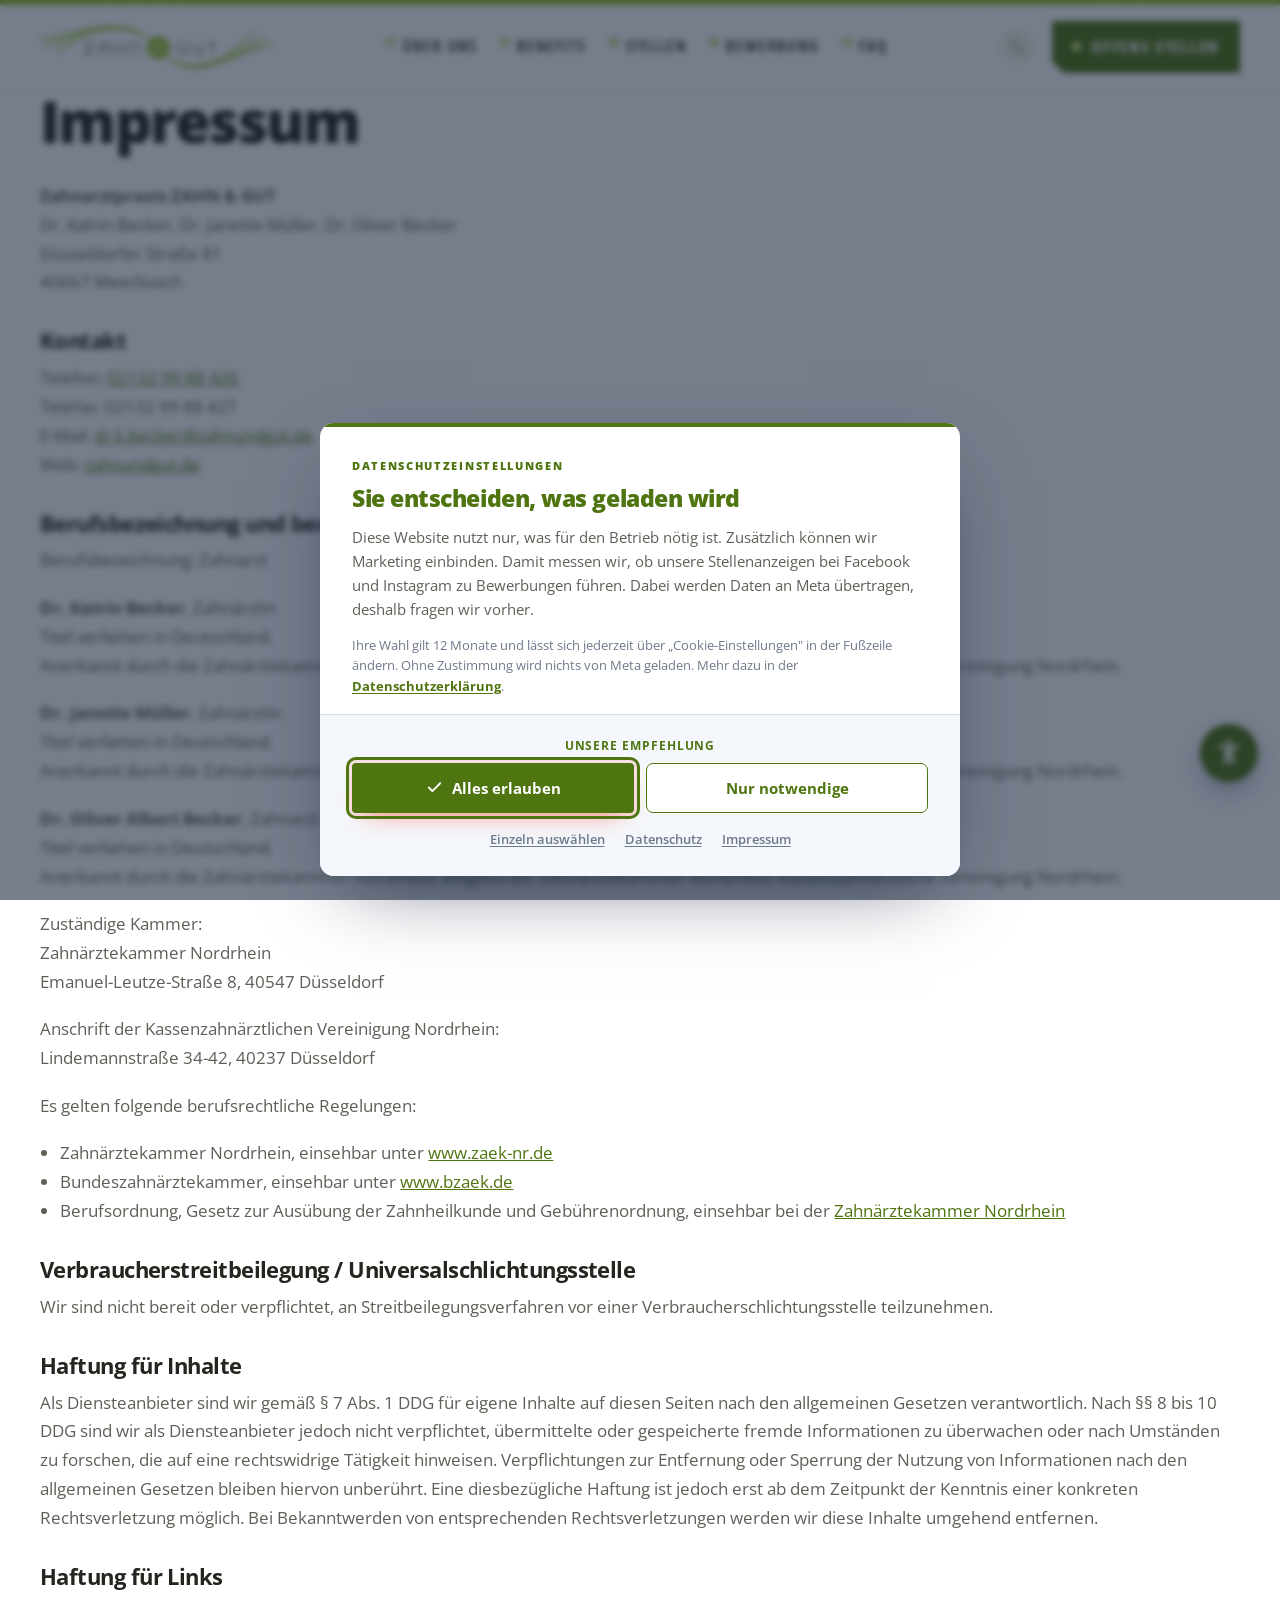
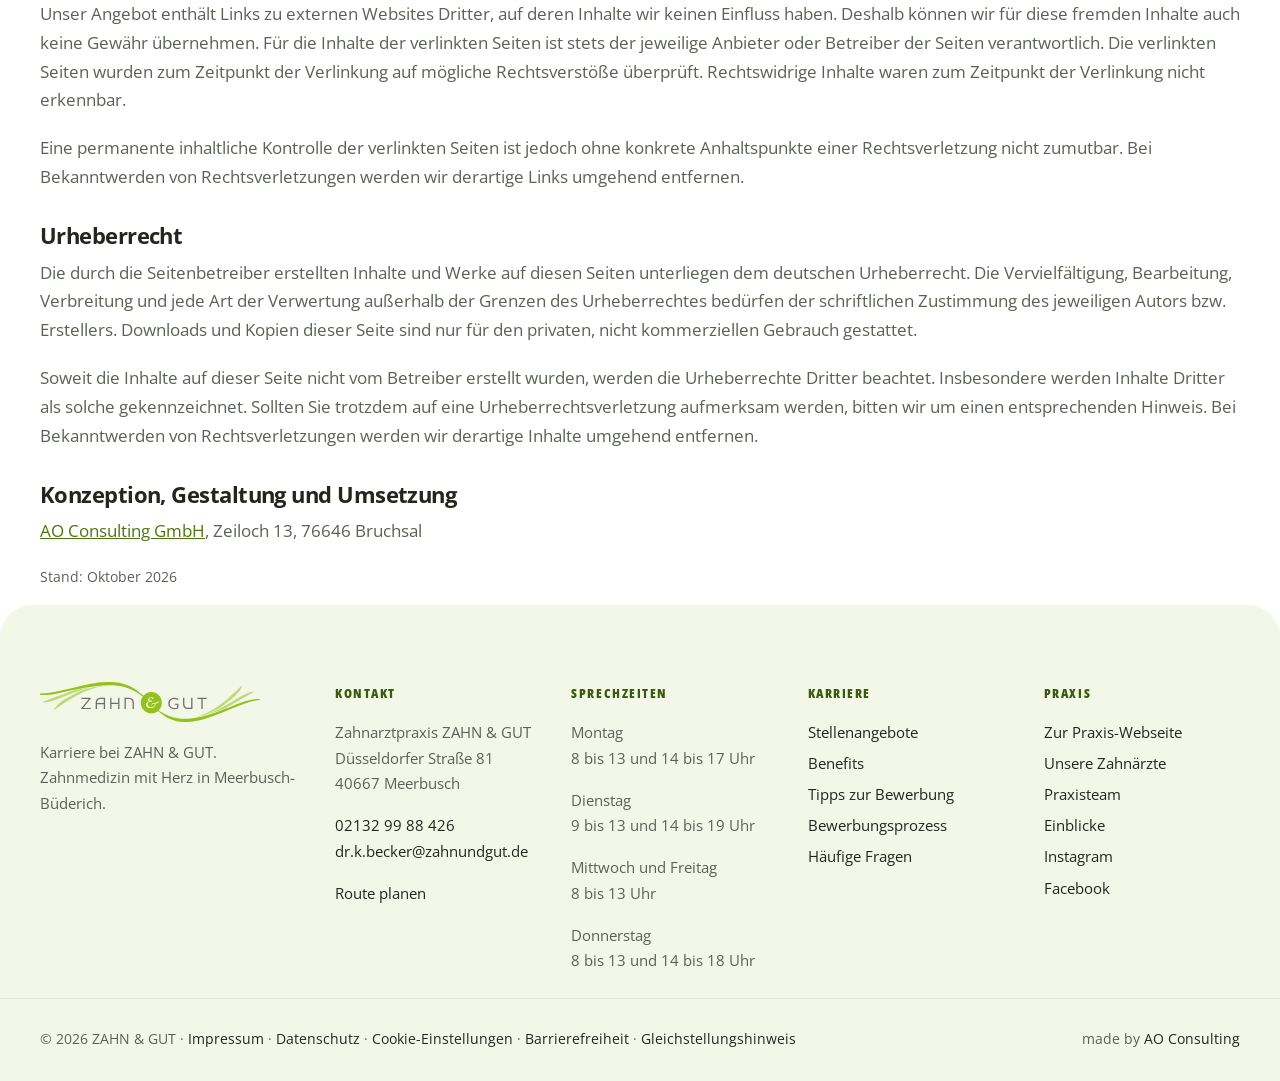
<file: website/rechtliches/impressum.html>
<!doctype html>
<html lang="de">
<head>
<meta charset="utf-8">
<meta name="viewport" content="width=device-width, initial-scale=1">
<title>Impressum | Karriere bei ZAHN &amp; GUT</title>
<meta name="description" content="Impressum der Karriereseite der Zahnarztpraxis ZAHN &amp; GUT in Meerbusch: Anbieter, Kontakt, Berufsrecht.">
<meta name="robots" content="index, follow">
<link rel="canonical" href="https://karriere-zahnundgut.de/rechtliches/impressum.html">
<meta name="theme-color" content="#2b2f27">
<link rel="icon" href="../assets/img/favicon-32.png" type="image/png" sizes="32x32">
<link rel="apple-touch-icon" href="../assets/img/apple-touch-icon.png">
<link rel="preload" href="../assets/fonts/open-sans-latin-wdth-normal.woff2" as="font" type="font/woff2" crossorigin>
<link rel="stylesheet" href="../assets/css/einwilligung.css?v=bdec8e14">
<link rel="stylesheet" href="../assets/css/barrierefreiheit.css?v=439c8efa">
<link rel="stylesheet" href="../assets/css/stil.css?v=6bf61de2">
<link rel="stylesheet" href="../assets/css/karriere.css?v=ff2c9c4a">
<link rel="stylesheet" href="../assets/css/frisch.css?v=c4b7437a">
</head>
<body>
<!-- RAHMEN:KOPF -->
<a class="skip" href="#inhalt">Zum Inhalt springen</a>
<header class="kopf">
  <div class="kopf-band" aria-hidden="true"></div>
  <div class="wrap kopf-zeile">
    <a class="logo" href="../index.html" aria-label="ZAHN &amp; GUT Karriere, zur Startseite">
      <img class="logo-farbe" src="../assets/img/logo.svg" alt="ZAHN &amp; GUT" width="567" height="102">
    </a>
    <nav class="hauptnavi" id="navi" aria-label="Hauptnavigation">
      <a href="index.html#ueber-uns"><span class="navi-nr" aria-hidden="true">01</span>Über uns</a>
      <a href="index.html#benefits"><span class="navi-nr" aria-hidden="true">02</span>Benefits</a>
      <a href="index.html#stellen"><span class="navi-nr" aria-hidden="true">03</span>Stellen</a>
      <a href="index.html#tipps"><span class="navi-nr" aria-hidden="true">04</span>Bewerbung</a>
      <a href="index.html#faq"><span class="navi-nr" aria-hidden="true">05</span>FAQ</a>
      <div class="navi-kontakt">
        <p>Fragen zur Bewerbung?</p>
        <a href="tel:+4921329988426">02132 99 88 426</a>
        <a href="mailto:dr.k.becker@zahnundgut.de">dr.k.becker@zahnundgut.de</a>
      </div>
    </nav>
    <a class="kopf-tel" href="tel:+4921329988426"><svg viewBox="0 0 48 48" fill="none" stroke="currentColor" stroke-width="2.2" stroke-linecap="round" stroke-linejoin="round" aria-hidden="true"><path d="M14 6l6 1 3 8-4 3a22 22 0 0 0 11 11l3-4 8 3 1 6c0 3-3 5-6 5C20 39 9 28 9 12c0-3 2-6 5-6z"/></svg><span>02132 99 88 426</span></a>
    <a class="kopf-jobs" href="index.html#stellen"><span class="f-live" aria-hidden="true"></span>Offene Stellen</a>
    <button class="navi-schalter" aria-expanded="false" aria-controls="navi" aria-label="Menü öffnen"><span class="navi-text" aria-hidden="true">Menü</span><span class="navi-striche" aria-hidden="true"><i></i><i></i></span></button>
  </div>
</header>
<!-- /RAHMEN:KOPF -->

<!-- Inhalt 1:1 vom Impressum der alten Karriereseite (karriere-zahnundgut.de/impressum, ausgelesen 07.10.2026).
     Angepasst: Paragrafen-Verweise unverändert (DDG), Links auf https, Bildnachweis ergänzt. -->
<main id="inhalt" class="wrap rechtstext">
<h1>Impressum</h1>
<p><strong>Zahnarztpraxis ZAHN &amp; GUT</strong><br>Dr. Katrin Becker, Dr. Janette Müller, Dr. Oliver Becker<br>Düsseldorfer Straße 81<br>40667 Meerbusch</p>

<h2>Kontakt</h2>
<p>Telefon: <a href="tel:+4921329988426">02132 99 88 426</a><br>Telefax: 02132 99 88 427<br>E-Mail: <a href="mailto:dr.k.becker@zahnundgut.de">dr.k.becker@zahnundgut.de</a><br>Web: <a href="https://zahnundgut.de" rel="noopener" target="_blank">zahnundgut.de</a></p>

<h2>Berufsbezeichnung und berufsrechtliche Regelungen</h2>
<p>Berufsbezeichnung: Zahnarzt</p>
<p><strong>Dr. Katrin Becker</strong>, Zahnärztin<br>Titel verliehen in Deutschland.<br>Anerkannt durch die Zahnärztekammer Nordrhein, Mitglied der Zahnärztekammer Nordrhein. Kassenzahnärztliche Vereinigung Nordrhein.</p>
<p><strong>Dr. Janette Müller</strong>, Zahnärztin<br>Titel verliehen in Deutschland.<br>Anerkannt durch die Zahnärztekammer Nordrhein, Mitglied der Zahnärztekammer Nordrhein. Kassenzahnärztliche Vereinigung Nordrhein.</p>
<p><strong>Dr. Oliver Albert Becker</strong>, Zahnarzt<br>Titel verliehen in Deutschland.<br>Anerkannt durch die Zahnärztekammer Nordrhein, Mitglied der Zahnärztekammer Nordrhein. Kassenzahnärztliche Vereinigung Nordrhein.</p>
<p>Zuständige Kammer:<br>Zahnärztekammer Nordrhein<br>Emanuel-Leutze-Straße 8, 40547 Düsseldorf</p>
<p>Anschrift der Kassenzahnärztlichen Vereinigung Nordrhein:<br>Lindemannstraße 34-42, 40237 Düsseldorf</p>
<p>Es gelten folgende berufsrechtliche Regelungen:</p>
<ul>
  <li>Zahnärztekammer Nordrhein, einsehbar unter <a href="https://www.zaek-nr.de/" rel="noopener" target="_blank">www.zaek-nr.de</a></li>
  <li>Bundeszahnärztekammer, einsehbar unter <a href="https://www.bzaek.de/" rel="noopener" target="_blank">www.bzaek.de</a></li>
  <li>Berufsordnung, Gesetz zur Ausübung der Zahnheilkunde und Gebührenordnung, einsehbar bei der <a href="https://www.zaek-nr.de/" rel="noopener" target="_blank">Zahnärztekammer Nordrhein</a></li>
</ul>

<h2>Verbraucherstreitbeilegung / Universalschlichtungsstelle</h2>
<p>Wir sind nicht bereit oder verpflichtet, an Streitbeilegungsverfahren vor einer Verbraucherschlichtungsstelle teilzunehmen.</p>

<h2>Haftung für Inhalte</h2>
<p>Als Diensteanbieter sind wir gemäß § 7 Abs. 1 DDG für eigene Inhalte auf diesen Seiten nach den allgemeinen Gesetzen verantwortlich. Nach §§ 8 bis 10 DDG sind wir als Diensteanbieter jedoch nicht verpflichtet, übermittelte oder gespeicherte fremde Informationen zu überwachen oder nach Umständen zu forschen, die auf eine rechtswidrige Tätigkeit hinweisen. Verpflichtungen zur Entfernung oder Sperrung der Nutzung von Informationen nach den allgemeinen Gesetzen bleiben hiervon unberührt. Eine diesbezügliche Haftung ist jedoch erst ab dem Zeitpunkt der Kenntnis einer konkreten Rechtsverletzung möglich. Bei Bekanntwerden von entsprechenden Rechtsverletzungen werden wir diese Inhalte umgehend entfernen.</p>

<h2>Haftung für Links</h2>
<p>Unser Angebot enthält Links zu externen Websites Dritter, auf deren Inhalte wir keinen Einfluss haben. Deshalb können wir für diese fremden Inhalte auch keine Gewähr übernehmen. Für die Inhalte der verlinkten Seiten ist stets der jeweilige Anbieter oder Betreiber der Seiten verantwortlich. Die verlinkten Seiten wurden zum Zeitpunkt der Verlinkung auf mögliche Rechtsverstöße überprüft. Rechtswidrige Inhalte waren zum Zeitpunkt der Verlinkung nicht erkennbar.</p>
<p>Eine permanente inhaltliche Kontrolle der verlinkten Seiten ist jedoch ohne konkrete Anhaltspunkte einer Rechtsverletzung nicht zumutbar. Bei Bekanntwerden von Rechtsverletzungen werden wir derartige Links umgehend entfernen.</p>

<h2>Urheberrecht</h2>
<p>Die durch die Seitenbetreiber erstellten Inhalte und Werke auf diesen Seiten unterliegen dem deutschen Urheberrecht. Die Vervielfältigung, Bearbeitung, Verbreitung und jede Art der Verwertung außerhalb der Grenzen des Urheberrechtes bedürfen der schriftlichen Zustimmung des jeweiligen Autors bzw. Erstellers. Downloads und Kopien dieser Seite sind nur für den privaten, nicht kommerziellen Gebrauch gestattet.</p>
<p>Soweit die Inhalte auf dieser Seite nicht vom Betreiber erstellt wurden, werden die Urheberrechte Dritter beachtet. Insbesondere werden Inhalte Dritter als solche gekennzeichnet. Sollten Sie trotzdem auf eine Urheberrechtsverletzung aufmerksam werden, bitten wir um einen entsprechenden Hinweis. Bei Bekanntwerden von Rechtsverletzungen werden wir derartige Inhalte umgehend entfernen.</p>

<h2>Konzeption, Gestaltung und Umsetzung</h2>
<p><a href="https://ao-consult.de" rel="noopener">AO Consulting GmbH</a>, Zeiloch 13, 76646 Bruchsal</p>

<p class="klein">Stand: Oktober 2026</p>
</main>

<!-- RAHMEN:FUSS -->
<footer class="fuss">
  <div class="wrap fuss-raster">
    <div class="fuss-marke">
      <img src="../assets/img/logo.svg" alt="ZAHN &amp; GUT" width="567" height="102" loading="lazy">
      <p>Karriere bei ZAHN &amp; GUT. Zahnmedizin mit Herz in Meerbusch-Büderich.</p>
    </div>
    <div>
      <p class="fuss-titel">Kontakt</p>
      <p>Zahnarztpraxis ZAHN&nbsp;&amp;&nbsp;GUT<br>Düsseldorfer Straße 81<br>40667 Meerbusch</p>
      <p><a href="tel:+4921329988426">02132 99 88 426</a><br><a href="mailto:dr.k.becker@zahnundgut.de">dr.k.becker@zahnundgut.de</a></p>
      <p><a href="https://www.google.com/maps/dir/?api=1&amp;destination=D%C3%BCsseldorfer%20Stra%C3%9Fe%2081%2C%2040667%20Meerbusch" rel="noopener" target="_blank">Route planen</a></p>
    </div>
    <div>
      <p class="fuss-titel">Sprechzeiten</p>
      <p>Montag<br>8 bis 13 und 14 bis 17 Uhr</p>
      <p>Dienstag<br>9 bis 13 und 14 bis 19 Uhr</p>
      <p>Mittwoch und Freitag<br>8 bis 13 Uhr</p>
      <p>Donnerstag<br>8 bis 13 und 14 bis 18 Uhr</p>
    </div>
    <div>
      <p class="fuss-titel">Karriere</p>
      <ul class="fuss-liste">
        <li><a href="index.html#stellen">Stellenangebote</a></li>
        <li><a href="index.html#benefits">Benefits</a></li>
        <li><a href="index.html#tipps">Tipps zur Bewerbung</a></li>
        <li><a href="index.html#prozess">Bewerbungsprozess</a></li>
        <li><a href="index.html#faq">Häufige Fragen</a></li>
      </ul>
    </div>
    <div>
      <p class="fuss-titel">Praxis</p>
      <ul class="fuss-liste">
        <li><a href="https://zahnundgut.de/" rel="noopener" target="_blank">Zur Praxis-Webseite</a></li>
        <li><a href="https://zahnundgut.de/zahn-und-gut--zahnaerzte--dr-katrin-becker.html" rel="noopener" target="_blank">Unsere Zahnärzte</a></li>
        <li><a href="https://zahnundgut.de/zahn-und-gut--praxis--praxisteam.html" rel="noopener" target="_blank">Praxisteam</a></li>
        <li><a href="https://zahnundgut.de/zahn-und-gut--praxis--praxiseinblicke.html" rel="noopener" target="_blank">Einblicke</a></li>
        <li><a href="https://www.instagram.com/zahnarztpraxis_zahnundgut" rel="noopener" target="_blank">Instagram</a></li>
        <li><a href="https://www.facebook.com/zahnundgut" rel="noopener" target="_blank">Facebook</a></li>
      </ul>
    </div>
  </div>
  <div class="wrap fuss-unten">
    <p>© <span data-jahr>2026</span> ZAHN &amp; GUT · <a href="../rechtliches/impressum.html">Impressum</a> · <a href="../rechtliches/datenschutz.html">Datenschutz</a><span data-einwilligung-huelle> · <button type="button" class="ein-ausloeser" data-einwilligung-oeffnen>Cookie-Einstellungen</button></span> · <a href="../rechtliches/barrierefreiheit.html">Barrierefreiheit</a> · <a href="../rechtliches/gleichstellungshinweis.html">Gleichstellungshinweis</a></p>
    <p>made by <a href="https://ao-consult.de" rel="noopener">AO Consulting</a></p>
  </div>
  <nav class="schnellleiste" aria-label="Schnellzugriff">
    <a href="tel:+4921329988426"><svg class="ikon-klein" viewBox="0 0 48 48" fill="none" stroke="currentColor" stroke-width="2" stroke-linecap="round" stroke-linejoin="round" aria-hidden="true"><path d="M14 6l6 1 3 8-4 3a22 22 0 0 0 11 11l3-4 8 3 1 6c0 3-3 5-6 5C20 39 9 28 9 12c0-3 2-6 5-6z"/></svg><span>Anrufen</span></a>
    <a href="mailto:dr.k.becker@zahnundgut.de?subject=Bewerbung"><svg class="ikon-klein" viewBox="0 0 48 48" fill="none" stroke="currentColor" stroke-width="2" stroke-linecap="round" stroke-linejoin="round" aria-hidden="true"><rect x="6" y="11" width="36" height="26" rx="4"/><path d="M7 13l17 13 17-13"/></svg><span>E-Mail</span></a>
    <a href="index.html#stellen"><svg class="ikon-klein" viewBox="0 0 48 48" fill="none" stroke="currentColor" stroke-width="2" stroke-linecap="round" stroke-linejoin="round" aria-hidden="true"><path d="M10 24h28M28 14l10 10-10 10"/></svg><span>Stellen</span></a>
  </nav>
</footer>

<script src="../assets/js/konfiguration.js?v=e868f275"></script>
<script src="../assets/js/ao-konfiguration.js?v=724d4877" defer></script>
<script src="../assets/js/einwilligung.js?v=a00ceaa6" defer></script>
<script src="../assets/js/messung.js?v=e7f94acc" defer></script>
<script src="../assets/js/barrierefreiheit.js?v=6e360ef9" defer></script>
<script src="../assets/js/app.js?v=10bfb88c" defer></script>
<script src="../assets/js/statistik.js?v=57d46b9d" defer></script>
<!-- /RAHMEN:FUSS -->
</body>
</html>
</file>
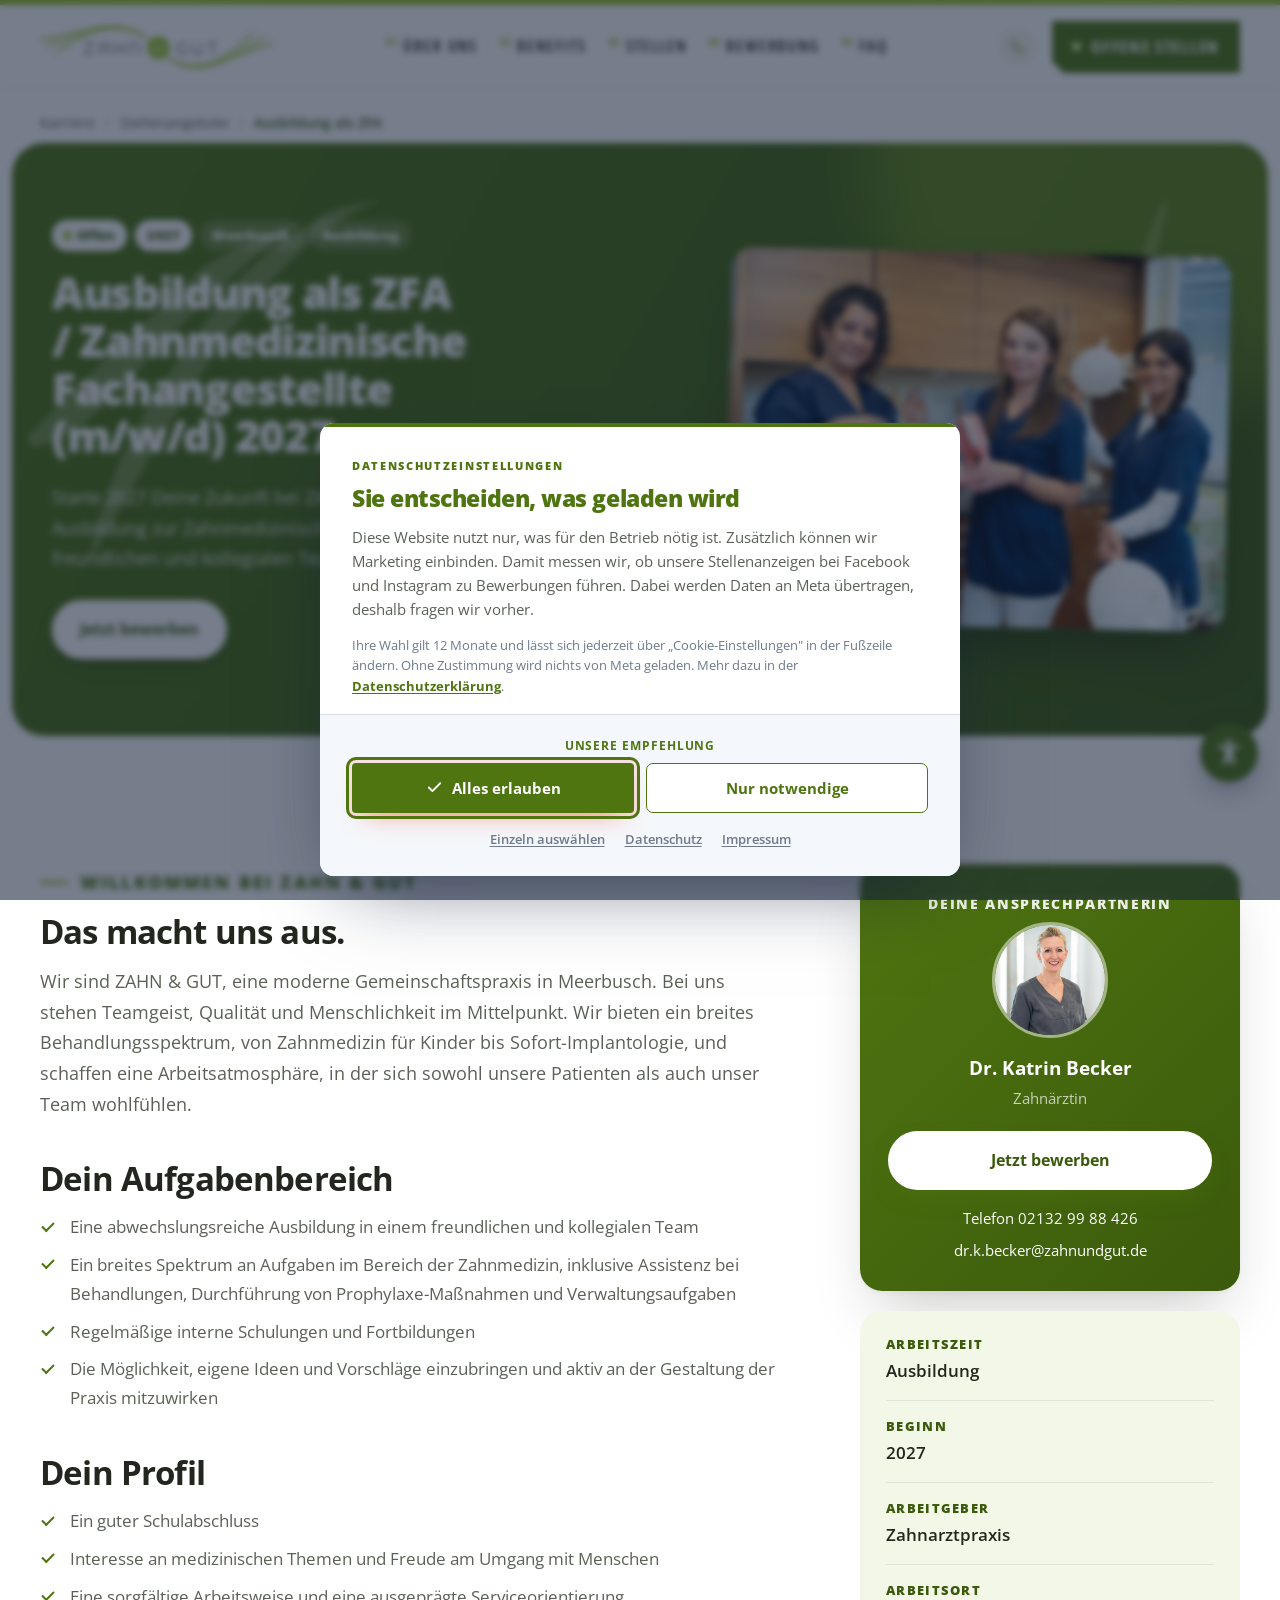
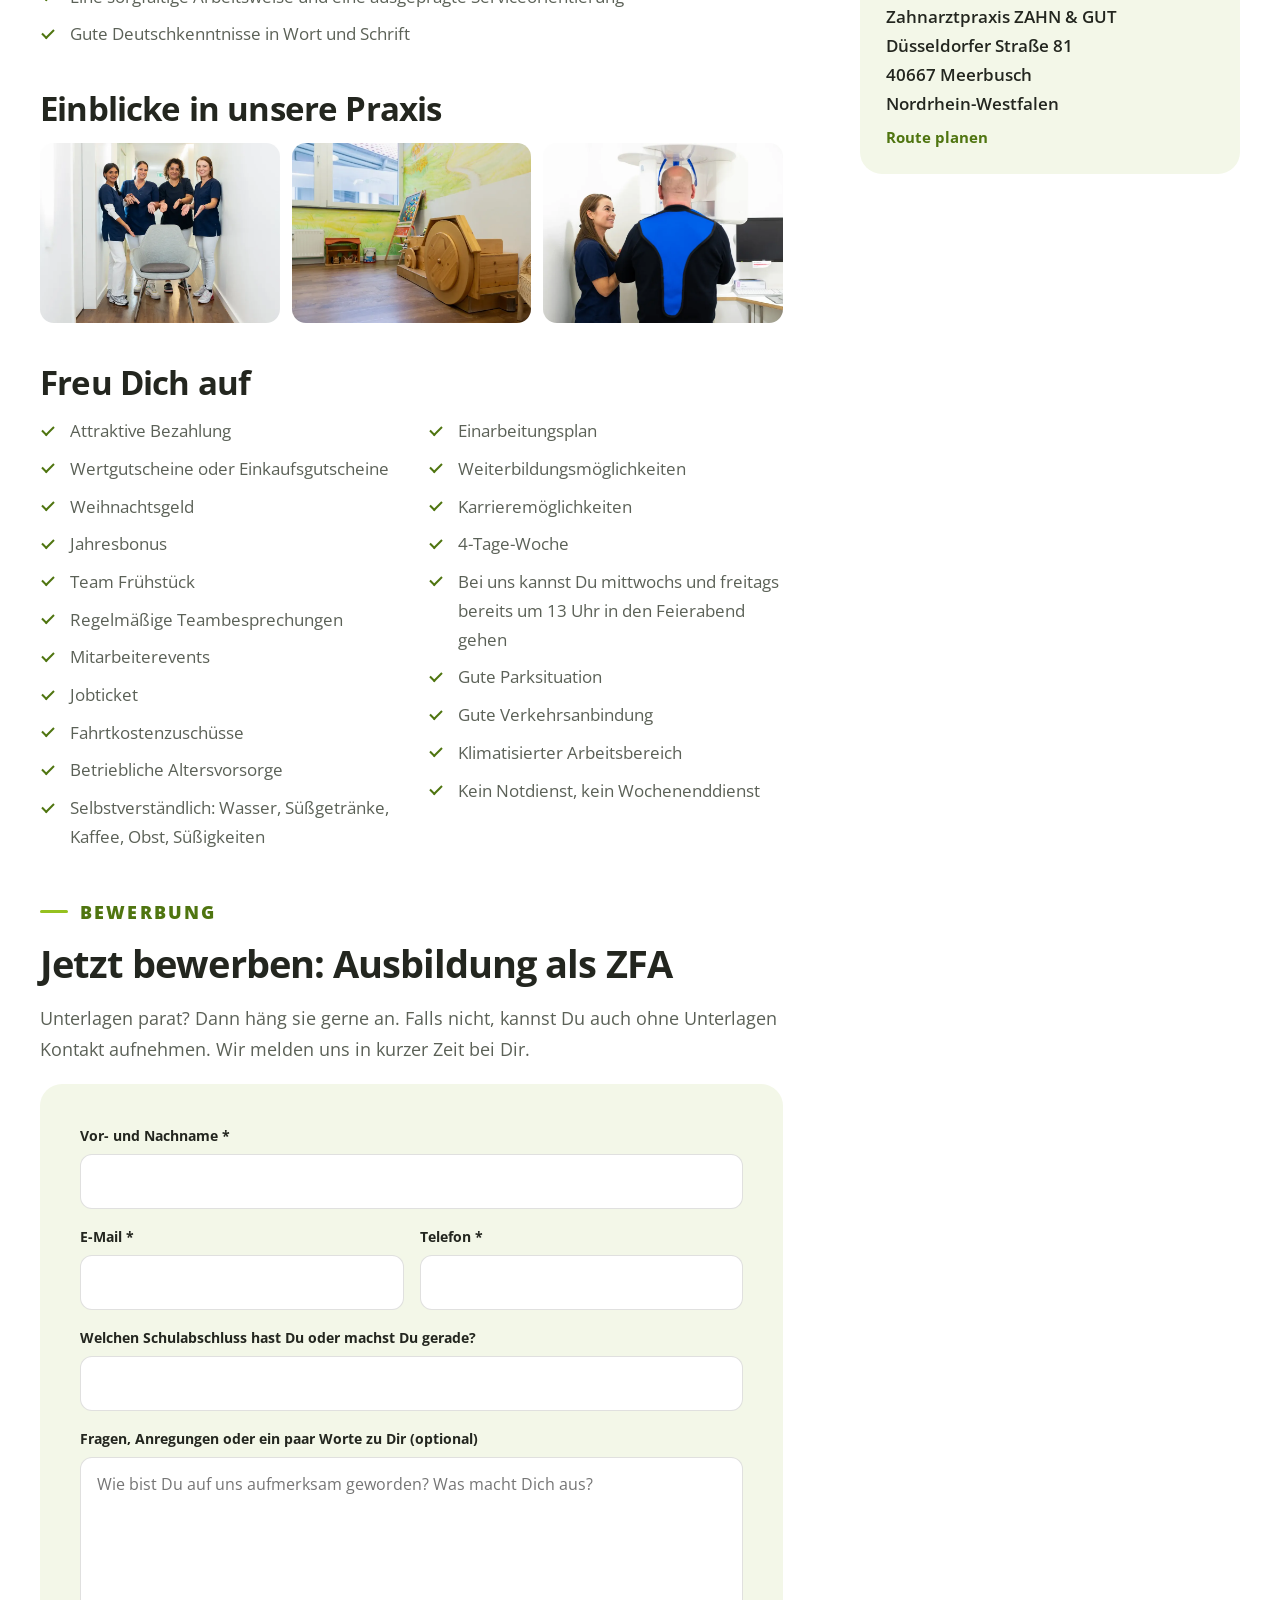
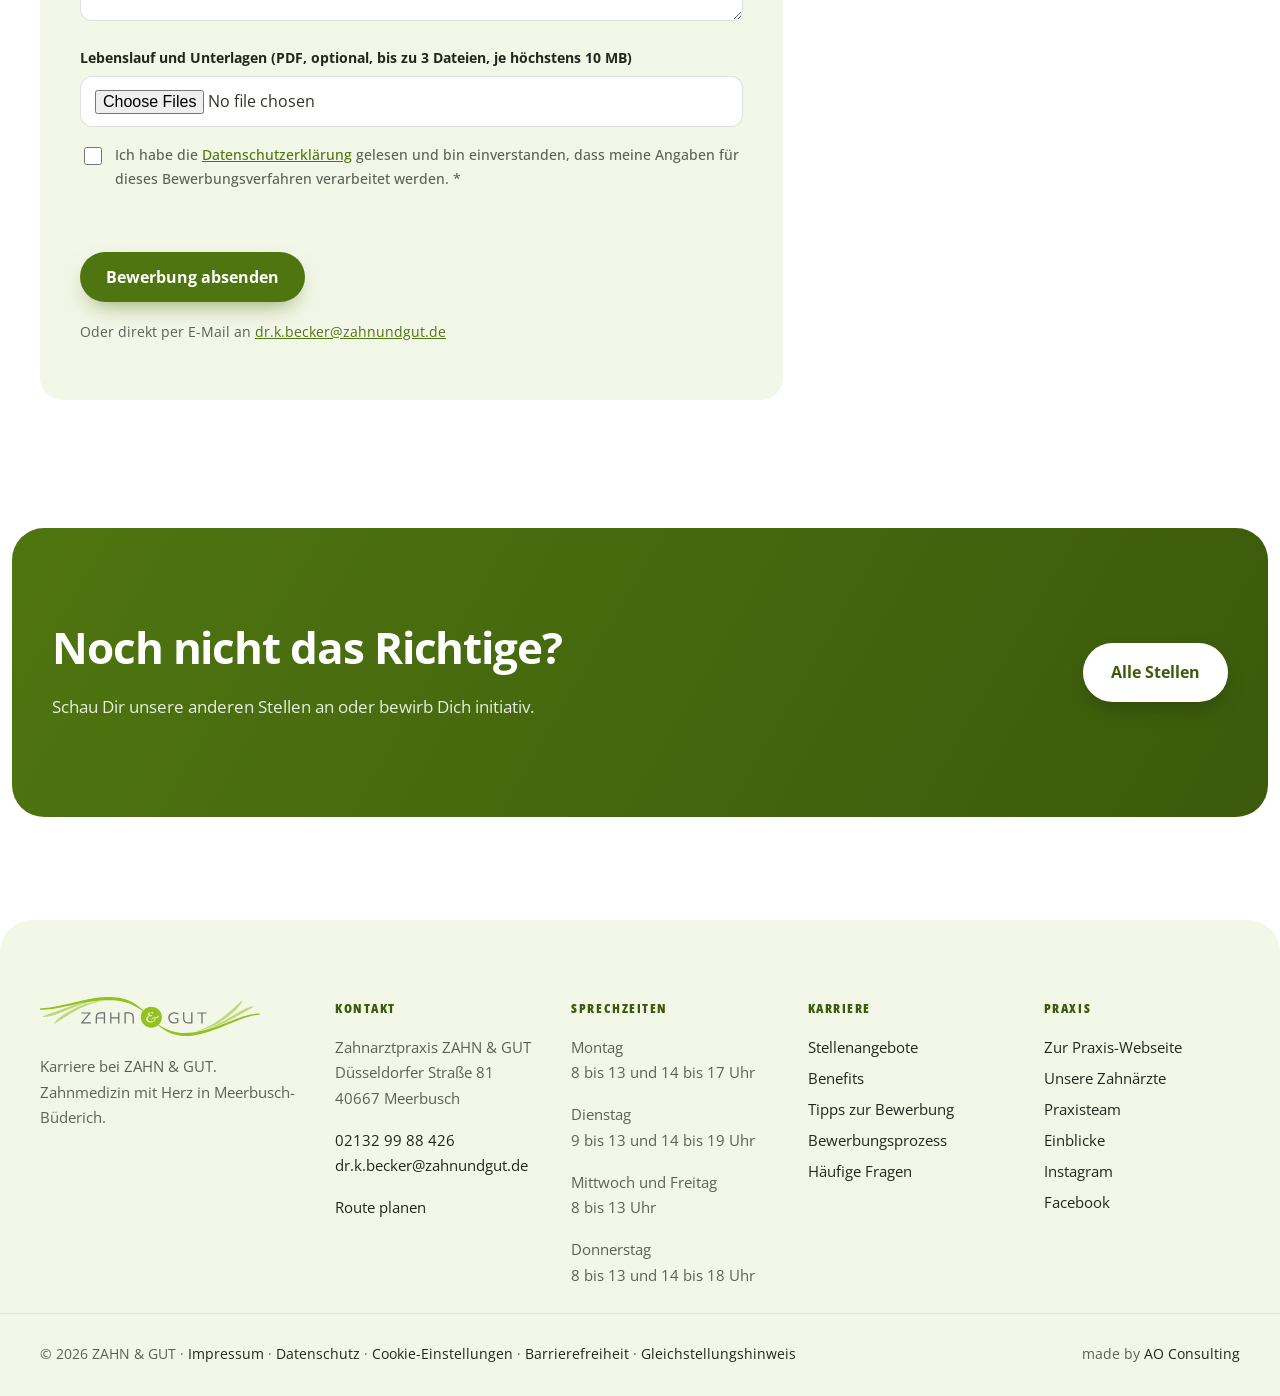
<file: website/stellen/ausbildung-zfa-meerbusch.html>
<!doctype html>
<html lang="de">
<head>
<meta charset="utf-8">
<meta name="viewport" content="width=device-width, initial-scale=1">
<title>Ausbildung ZFA in Meerbusch (m/w/d) | ZAHN &amp; GUT</title>
<meta name="description" content="Ausbildung als ZFA in Meerbusch bei ZAHN &amp; GUT: Starte 2027 Deine Zukunft bei ZAHN &amp; GUT: eine abwechslungsreiche Ausbildung zur Zahnmedizinischen…">
<meta name="robots" content="index, follow">
<link rel="canonical" href="https://karriere-zahnundgut.de/stellen/ausbildung-zfa-meerbusch.html">
<meta property="og:type" content="website">
<meta property="og:locale" content="de_DE">
<meta property="og:site_name" content="Karriere bei ZAHN &amp; GUT">
<meta property="og:title" content="Ausbildung ZFA in Meerbusch (m/w/d) | ZAHN &amp; GUT">
<meta property="og:description" content="Ausbildung als ZFA in Meerbusch bei ZAHN &amp; GUT: Starte 2027 Deine Zukunft bei ZAHN &amp; GUT: eine abwechslungsreiche Ausbildung zur Zahnmedizinischen…">
<meta property="og:url" content="https://karriere-zahnundgut.de/stellen/ausbildung-zfa-meerbusch.html">
<meta property="og:image" content="https://karriere-zahnundgut.de/assets/img/stelle-ausbildung.jpg">
<meta name="twitter:card" content="summary_large_image">
<meta name="theme-color" content="#2b2f27">
<link rel="icon" href="../assets/img/favicon-32.png" type="image/png" sizes="32x32">
<link rel="apple-touch-icon" href="../assets/img/apple-touch-icon.png">
<link rel="preload" href="../assets/fonts/open-sans-latin-wdth-normal.woff2" as="font" type="font/woff2" crossorigin>
<link rel="stylesheet" href="../assets/css/einwilligung.css?v=bdec8e14">
<link rel="stylesheet" href="../assets/css/barrierefreiheit.css?v=439c8efa">
<link rel="stylesheet" href="../assets/css/stil.css?v=6bf61de2">
<link rel="stylesheet" href="../assets/css/karriere.css?v=ff2c9c4a">
<link rel="stylesheet" href="../assets/css/frisch.css?v=c4b7437a">
<script type="application/ld+json">
{
  "@context": "https://schema.org/",
  "@type": "JobPosting",
  "title": "Ausbildung als ZFA / Zahnmedizinische Fachangestellte (m/w/d) 2027",
  "description": "<p>Wir sind ZAHN &amp; GUT, eine moderne Gemeinschaftspraxis in Meerbusch. Bei uns stehen Teamgeist, Qualität und Menschlichkeit im Mittelpunkt. Wir bieten ein breites Behandlungsspektrum, von Zahnmedizin für Kinder bis Sofort-Implantologie, und schaffen eine Arbeitsatmosphäre, in der sich sowohl unsere Patienten als auch unser Team wohlfühlen.</p><h3>Dein Aufgabenbereich</h3><ul><li>Eine abwechslungsreiche Ausbildung in einem freundlichen und kollegialen Team</li><li>Ein breites Spektrum an Aufgaben im Bereich der Zahnmedizin, inklusive Assistenz bei Behandlungen, Durchführung von Prophylaxe-Maßnahmen und Verwaltungsaufgaben</li><li>Regelmäßige interne Schulungen und Fortbildungen</li><li>Die Möglichkeit, eigene Ideen und Vorschläge einzubringen und aktiv an der Gestaltung der Praxis mitzuwirken</li></ul><h3>Dein Profil</h3><ul><li>Ein guter Schulabschluss</li><li>Interesse an medizinischen Themen und Freude am Umgang mit Menschen</li><li>Eine sorgfältige Arbeitsweise und eine ausgeprägte Serviceorientierung</li><li>Gute Deutschkenntnisse in Wort und Schrift</li></ul><h3>Wir bieten</h3><ul><li>Attraktive Bezahlung</li><li>Wertgutscheine oder Einkaufsgutscheine</li><li>Weihnachtsgeld</li><li>Jahresbonus</li><li>Team Frühstück</li><li>Regelmäßige Teambesprechungen</li><li>Mitarbeiterevents</li><li>Jobticket</li><li>Fahrtkostenzuschüsse</li><li>Betriebliche Altersvorsorge</li><li>Selbstverständlich: Wasser, Süßgetränke, Kaffee, Obst, Süßigkeiten</li><li>Einarbeitungsplan</li><li>Weiterbildungsmöglichkeiten</li><li>Karrieremöglichkeiten</li><li>4-Tage-Woche</li><li>Bei uns kannst Du mittwochs und freitags bereits um 13 Uhr in den Feierabend gehen</li><li>Gute Parksituation</li><li>Gute Verkehrsanbindung</li><li>Klimatisierter Arbeitsbereich</li><li>Kein Notdienst, kein Wochenenddienst</li></ul>",
  "identifier": {
    "@type": "PropertyValue",
    "name": "ZAHN & GUT",
    "value": "ausbildung-zfa-meerbusch"
  },
  "datePosted": "2026-10-07",
  "validThrough": "2026-11-21T23:59:59+02:00",
  "employmentType": [
    "INTERN"
  ],
  "hiringOrganization": {
    "@type": "Organization",
    "name": "ZAHN & GUT",
    "sameAs": "https://zahnundgut.de",
    "logo": "https://karriere-zahnundgut.de/assets/img/logo.svg"
  },
  "jobLocation": {
    "@type": "Place",
    "address": {
      "@type": "PostalAddress",
      "streetAddress": "Düsseldorfer Straße 81",
      "addressLocality": "Meerbusch",
      "postalCode": "40667",
      "addressRegion": "Nordrhein-Westfalen",
      "addressCountry": "DE"
    }
  },
  "directApply": true,
  "url": "https://karriere-zahnundgut.de/stellen/ausbildung-zfa-meerbusch.html",
  "qualifications": "Ein guter Schulabschluss"
}
</script>
<script type="application/ld+json">
{"@context": "https://schema.org", "@type": "BreadcrumbList", "itemListElement": [{"@type": "ListItem", "position": 1, "name": "Karriere", "item": "https://karriere-zahnundgut.de/"}, {"@type": "ListItem", "position": 2, "name": "Offene Stellen", "item": "https://karriere-zahnundgut.de/#stellen"}, {"@type": "ListItem", "position": 3, "name": "Ausbildung als ZFA", "item": "https://karriere-zahnundgut.de/stellen/ausbildung-zfa-meerbusch.html"}]}
</script>
</head>
<body class="stellenseite">
<!-- generiert von scripts/bauen.py aus stellen/ausbildung-zfa-meerbusch.json. Nicht von Hand ändern, Änderungen in der JSON-Datei machen. -->

<a class="skip" href="#inhalt">Zum Inhalt springen</a>

<header class="kopf">
  <div class="kopf-band" aria-hidden="true"></div>
  <div class="wrap kopf-zeile">
    <a class="logo" href="../index.html" aria-label="ZAHN &amp; GUT Karriere, zur Startseite">
      <img class="logo-farbe" src="../assets/img/logo.svg" alt="ZAHN &amp; GUT" width="567" height="102">
    </a>
    <nav class="hauptnavi" id="navi" aria-label="Hauptnavigation">
      <a href="../index.html#ueber-uns"><span class="navi-nr" aria-hidden="true">01</span>Über uns</a>
      <a href="../index.html#benefits"><span class="navi-nr" aria-hidden="true">02</span>Benefits</a>
      <a href="../index.html#stellen"><span class="navi-nr" aria-hidden="true">03</span>Stellen</a>
      <a href="../index.html#tipps"><span class="navi-nr" aria-hidden="true">04</span>Bewerbung</a>
      <a href="../index.html#faq"><span class="navi-nr" aria-hidden="true">05</span>FAQ</a>
      <div class="navi-kontakt">
        <p>Fragen zur Bewerbung?</p>
        <a href="tel:+4921329988426">02132 99 88 426</a>
        <a href="mailto:dr.k.becker@zahnundgut.de">dr.k.becker@zahnundgut.de</a>
      </div>
    </nav>
    <a class="kopf-tel" href="tel:+4921329988426"><svg viewBox="0 0 48 48" fill="none" stroke="currentColor" stroke-width="2.2" stroke-linecap="round" stroke-linejoin="round" aria-hidden="true"><path d="M14 6l6 1 3 8-4 3a22 22 0 0 0 11 11l3-4 8 3 1 6c0 3-3 5-6 5C20 39 9 28 9 12c0-3 2-6 5-6z"/></svg><span>02132 99 88 426</span></a>
    <a class="kopf-jobs" href="../index.html#stellen"><span class="f-live" aria-hidden="true"></span>Offene Stellen</a>
    <button class="navi-schalter" aria-expanded="false" aria-controls="navi" aria-label="Menü öffnen"><span class="navi-text" aria-hidden="true">Menü</span><span class="navi-striche" aria-hidden="true"><i></i><i></i></span></button>
  </div>
</header>

<main id="inhalt">
  <nav class="wrap brotkrumen" aria-label="Brotkrümelnavigation">
    <a href="../index.html">Karriere</a> <span aria-hidden="true">/</span> <a href="../index.html#stellen">Stellenangebote</a> <span aria-hidden="true">/</span> <span aria-current="page">Ausbildung als ZFA</span>
  </nav>

  <!-- Kopf: grüne Fläche, links Text, rechts das Foto vollständig (kein Hintergrundbild, Wunsch Awan 07.10.2026) -->
  <section class="seitenkopf stelle-kopf stelle-kopf-gruen">
    <div class="wrap stelle-kopf-raster">
      <div class="seitenkopf-text">
        <p class="marken"><span class="marke marke-gruen">Offen</span><span class="marke marke-gruen">2027</span><span class="marke marke-grau">Meerbusch</span><span class="marke marke-grau">Ausbildung</span></p>
        <h1>Ausbildung als ZFA / Zahnmedizinische Fachangestellte (m/w/d) 2027</h1>
        <p class="lead">Starte 2027 Deine Zukunft bei ZAHN &amp; GUT: eine abwechslungsreiche Ausbildung zur Zahnmedizinischen Fachangestellten in einem freundlichen und kollegialen Team in Meerbusch.</p>
        <div class="knoepfe">
          <a class="knopf knopf-hell" href="#bewerben">Jetzt bewerben</a>
          
        </div>
      </div>
      <figure class="stelle-kopf-bild"><picture><source srcset="../assets/img/stelle-ausbildung.webp" type="image/webp"><img src="../assets/img/stelle-ausbildung.jpg" alt="Drei Kolleginnen zeigen lachend ein Zahnmodell" width="1200" height="900" fetchpriority="high"></picture></figure>
    </div>
  </section>

  <!-- Zweispaltig: links Text und Formular, rechts klebend Ansprechpartnerin und Eckdaten.
       Auf dem Handy stehen Ansprechpartnerin und Eckdaten zuerst, damit der Kontakt oben bleibt. -->
  <div class="wrap abschnitt stelle-raster">
    <div class="stelle-text">
      <div class="text-block">
        <p class="dachzeile">Willkommen bei ZAHN &amp; GUT</p>
        <h2>Das macht uns aus.</h2>
        <p>Wir sind ZAHN &amp; GUT, eine moderne Gemeinschaftspraxis in Meerbusch. Bei uns stehen Teamgeist, Qualität und Menschlichkeit im Mittelpunkt. Wir bieten ein breites Behandlungsspektrum, von Zahnmedizin für Kinder bis Sofort-Implantologie, und schaffen eine Arbeitsatmosphäre, in der sich sowohl unsere Patienten als auch unser Team wohlfühlen.</p>
      </div>

      <div class="text-block">
        <h2>Dein Aufgabenbereich</h2>
        <ul class="haken-liste"><li>Eine abwechslungsreiche Ausbildung in einem freundlichen und kollegialen Team</li><li>Ein breites Spektrum an Aufgaben im Bereich der Zahnmedizin, inklusive Assistenz bei Behandlungen, Durchführung von Prophylaxe-Maßnahmen und Verwaltungsaufgaben</li><li>Regelmäßige interne Schulungen und Fortbildungen</li><li>Die Möglichkeit, eigene Ideen und Vorschläge einzubringen und aktiv an der Gestaltung der Praxis mitzuwirken</li></ul>
      </div>

      <div class="text-block">
        <h2>Dein Profil</h2>
        <ul class="haken-liste"><li>Ein guter Schulabschluss</li><li>Interesse an medizinischen Themen und Freude am Umgang mit Menschen</li><li>Eine sorgfältige Arbeitsweise und eine ausgeprägte Serviceorientierung</li><li>Gute Deutschkenntnisse in Wort und Schrift</li></ul>
      </div>

      <div class="text-block einblicke"><h2>Einblicke in unsere Praxis</h2><div class="einblicke-raster"><figure><picture><source srcset="../assets/img/einblick-31.webp" type="image/webp"><img src="../assets/img/einblick-31.jpg" alt="Vier Kolleginnen zeigen lächelnd auf einen freien Stuhl" width="900" height="675" loading="lazy" decoding="async"></picture></figure><figure><picture><source srcset="../assets/img/einblick-48.webp" type="image/webp"><img src="../assets/img/einblick-48.jpg" alt="Spielecke für Kinder im Wartebereich" width="900" height="675" loading="lazy" decoding="async"></picture></figure><figure><picture><source srcset="../assets/img/einblick-27.webp" type="image/webp"><img src="../assets/img/einblick-27.jpg" alt="Kollegin bereitet ein Röntgenbild mit einem Patienten vor" width="900" height="675" loading="lazy" decoding="async"></picture></figure></div></div>

      <div class="text-block">
        <h2>Freu Dich auf</h2>
        <ul class="haken-liste benefits-liste"><li>Attraktive Bezahlung</li><li>Wertgutscheine oder Einkaufsgutscheine</li><li>Weihnachtsgeld</li><li>Jahresbonus</li><li>Team Frühstück</li><li>Regelmäßige Teambesprechungen</li><li>Mitarbeiterevents</li><li>Jobticket</li><li>Fahrtkostenzuschüsse</li><li>Betriebliche Altersvorsorge</li><li>Selbstverständlich: Wasser, Süßgetränke, Kaffee, Obst, Süßigkeiten</li><li>Einarbeitungsplan</li><li>Weiterbildungsmöglichkeiten</li><li>Karrieremöglichkeiten</li><li>4-Tage-Woche</li><li>Bei uns kannst Du mittwochs und freitags bereits um 13 Uhr in den Feierabend gehen</li><li>Gute Parksituation</li><li>Gute Verkehrsanbindung</li><li>Klimatisierter Arbeitsbereich</li><li>Kein Notdienst, kein Wochenenddienst</li></ul>
      </div>

      <div id="bewerben" class="bewerben">
        <p class="dachzeile">Bewerbung</p>
        <h2>Jetzt bewerben: Ausbildung als ZFA</h2>
        <p>Unterlagen parat? Dann häng sie gerne an. Falls nicht, kannst Du auch ohne Unterlagen Kontakt aufnehmen. Wir melden uns in kurzer Zeit bei Dir.</p>

        <form class="formular bewerbungsformular" action="../bewerbung-senden.php" method="post" enctype="multipart/form-data" novalidate data-max-mb="10" data-max-dateien="3">
          <input type="hidden" name="stelle" value="ausbildung-zfa-meerbusch">
          <input type="hidden" name="zeit" value="">
          <div class="honigtopf" aria-hidden="true">
            <label>Webseite <input type="text" name="webseite" tabindex="-1" autocomplete="off"></label>
          </div>

          <div class="feld">
            <label for="name">Vor- und Nachname *</label>
            <input id="name" name="name" type="text" required autocomplete="name">
          </div>
          <div class="feld-reihe">
            <div class="feld">
              <label for="email">E-Mail *</label>
              <input id="email" name="email" type="email" required autocomplete="email">
            </div>
            <div class="feld">
              <label for="telefon">Telefon *</label>
              <input id="telefon" name="telefon" type="tel" required autocomplete="tel">
            </div>
          </div>

          <div class="feld"><label for="zf-schulabschluss">Welchen Schulabschluss hast Du oder machst Du gerade?</label><input id="zf-schulabschluss" name="zusatz[schulabschluss]" type="text"></div>

          <div class="feld">
            <label for="nachricht">Fragen, Anregungen oder ein paar Worte zu Dir (optional)</label>
            <textarea id="nachricht" name="nachricht" rows="5" placeholder="Wie bist Du auf uns aufmerksam geworden? Was macht Dich aus?"></textarea>
          </div>

          <div class="feld">
            <label for="unterlagen">Lebenslauf und Unterlagen (PDF, optional, bis zu 3 Dateien, je höchstens 10 MB)</label>
            <input id="unterlagen" name="unterlagen[]" type="file" accept="application/pdf,.pdf" multiple>
          </div>

          <div class="feld feld-zustimmung">
            <label>
              <input type="checkbox" name="datenschutz" value="ja" required>
              <span>Ich habe die <a href="../rechtliches/datenschutz.html" target="_blank" rel="noopener">Datenschutzerklärung</a> gelesen und bin einverstanden, dass meine Angaben für dieses Bewerbungsverfahren verarbeitet werden. *</span>
            </label>
          </div>

          <p class="formular-meldung" role="status" aria-live="polite"></p>
          <button class="knopf" type="submit">Bewerbung absenden</button>
          <p class="klein">Oder direkt per E-Mail an <a href="mailto:dr.k.becker@zahnundgut.de?subject=Bewerbung:%20Ausbildung%20als%20ZFA">dr.k.becker@zahnundgut.de</a></p>
        </form>
      </div>
    </div>

    <aside class="stelle-seite" aria-label="Ansprechpartnerin und Eckdaten">
      <div class="ansprech-karte"><p class="klein-titel">Deine Ansprechpartnerin</p><img src="../assets/img/ansprechpartner.jpg" alt="Dr. Katrin Becker" width="116" height="116" loading="lazy"><p class="ansprech-name"><strong>Dr. Katrin Becker</strong><br><span>Zahnärztin</span></p><a class="knopf" href="#bewerben">Jetzt bewerben</a><p class="ansprech-kontakt"><a href="tel:+4921329988426">Telefon 02132 99 88 426</a></p><p class="ansprech-kontakt"><a href="mailto:dr.k.becker@zahnundgut.de">dr.k.becker@zahnundgut.de</a></p></div>
      <dl class="fakten">
        <div><dt>Arbeitszeit</dt><dd>Ausbildung</dd></div>
        <div><dt>Beginn</dt><dd>2027</dd></div>
        
        <div><dt>Arbeitgeber</dt><dd>Zahnarztpraxis</dd></div>
        <div><dt>Arbeitsort</dt><dd><address>Zahnarztpraxis ZAHN &amp; GUT<br>Düsseldorfer Straße 81<br>40667 Meerbusch<br>Nordrhein-Westfalen</address>
          <a class="mehr" href="https://www.google.com/maps/dir/?api=1&amp;destination=Düsseldorfer Straße 81%2C%2040667%20Meerbusch" rel="noopener" target="_blank">Route planen</a></dd></div>
      </dl>
    </aside>
  </div>

  <section class="band band-dunkel">
    <div class="wrap band-zeile">
      <div>
        <h2>Noch nicht das Richtige?</h2>
        <p>Schau Dir unsere anderen Stellen an oder bewirb Dich initiativ.</p>
      </div>
      <div class="knoepfe"><a class="knopf knopf-hell" href="../index.html#stellen">Alle Stellen</a></div>
    </div>
  </section>
</main>

<footer class="fuss">
  <div class="wrap fuss-raster">
    <div class="fuss-marke">
      <img src="../assets/img/logo.svg" alt="ZAHN &amp; GUT" width="567" height="102" loading="lazy">
      <p>Karriere bei ZAHN &amp; GUT. Zahnmedizin mit Herz in Meerbusch-Büderich.</p>
    </div>
    <div>
      <p class="fuss-titel">Kontakt</p>
      <p>Zahnarztpraxis ZAHN&nbsp;&amp;&nbsp;GUT<br>Düsseldorfer Straße 81<br>40667 Meerbusch</p>
      <p><a href="tel:+4921329988426">02132 99 88 426</a><br><a href="mailto:dr.k.becker@zahnundgut.de">dr.k.becker@zahnundgut.de</a></p>
      <p><a href="https://www.google.com/maps/dir/?api=1&amp;destination=D%C3%BCsseldorfer%20Stra%C3%9Fe%2081%2C%2040667%20Meerbusch" rel="noopener" target="_blank">Route planen</a></p>
    </div>
    <div>
      <p class="fuss-titel">Sprechzeiten</p>
      <p>Montag<br>8 bis 13 und 14 bis 17 Uhr</p>
      <p>Dienstag<br>9 bis 13 und 14 bis 19 Uhr</p>
      <p>Mittwoch und Freitag<br>8 bis 13 Uhr</p>
      <p>Donnerstag<br>8 bis 13 und 14 bis 18 Uhr</p>
    </div>
    <div>
      <p class="fuss-titel">Karriere</p>
      <ul class="fuss-liste">
        <li><a href="../index.html#stellen">Stellenangebote</a></li>
        <li><a href="../index.html#benefits">Benefits</a></li>
        <li><a href="../index.html#tipps">Tipps zur Bewerbung</a></li>
        <li><a href="../index.html#prozess">Bewerbungsprozess</a></li>
        <li><a href="../index.html#faq">Häufige Fragen</a></li>
      </ul>
    </div>
    <div>
      <p class="fuss-titel">Praxis</p>
      <ul class="fuss-liste">
        <li><a href="https://zahnundgut.de/" rel="noopener" target="_blank">Zur Praxis-Webseite</a></li>
        <li><a href="https://zahnundgut.de/zahn-und-gut--zahnaerzte--dr-katrin-becker.html" rel="noopener" target="_blank">Unsere Zahnärzte</a></li>
        <li><a href="https://zahnundgut.de/zahn-und-gut--praxis--praxisteam.html" rel="noopener" target="_blank">Praxisteam</a></li>
        <li><a href="https://zahnundgut.de/zahn-und-gut--praxis--praxiseinblicke.html" rel="noopener" target="_blank">Einblicke</a></li>
        <li><a href="https://www.instagram.com/zahnarztpraxis_zahnundgut" rel="noopener" target="_blank">Instagram</a></li>
        <li><a href="https://www.facebook.com/zahnundgut" rel="noopener" target="_blank">Facebook</a></li>
      </ul>
    </div>
  </div>
  <div class="wrap fuss-unten">
    <p>© <span data-jahr>2026</span> ZAHN &amp; GUT · <a href="../rechtliches/impressum.html">Impressum</a> · <a href="../rechtliches/datenschutz.html">Datenschutz</a><span data-einwilligung-huelle> · <button type="button" class="ein-ausloeser" data-einwilligung-oeffnen>Cookie-Einstellungen</button></span> · <a href="../rechtliches/barrierefreiheit.html">Barrierefreiheit</a> · <a href="../rechtliches/gleichstellungshinweis.html">Gleichstellungshinweis</a></p>
    <p>made by <a href="https://ao-consult.de" rel="noopener">AO Consulting</a></p>
  </div>
  <nav class="schnellleiste" aria-label="Schnellzugriff">
    <a href="tel:+4921329988426"><svg class="ikon-klein" viewBox="0 0 48 48" fill="none" stroke="currentColor" stroke-width="2" stroke-linecap="round" stroke-linejoin="round" aria-hidden="true"><path d="M14 6l6 1 3 8-4 3a22 22 0 0 0 11 11l3-4 8 3 1 6c0 3-3 5-6 5C20 39 9 28 9 12c0-3 2-6 5-6z"/></svg><span>Anrufen</span></a>
    <a href="mailto:dr.k.becker@zahnundgut.de?subject=Bewerbung"><svg class="ikon-klein" viewBox="0 0 48 48" fill="none" stroke="currentColor" stroke-width="2" stroke-linecap="round" stroke-linejoin="round" aria-hidden="true"><rect x="6" y="11" width="36" height="26" rx="4"/><path d="M7 13l17 13 17-13"/></svg><span>E-Mail</span></a>
    <a href="../index.html#stellen"><svg class="ikon-klein" viewBox="0 0 48 48" fill="none" stroke="currentColor" stroke-width="2" stroke-linecap="round" stroke-linejoin="round" aria-hidden="true"><path d="M10 24h28M28 14l10 10-10 10"/></svg><span>Stellen</span></a>
  </nav>
</footer>


<script src="../assets/js/konfiguration.js?v=e868f275"></script>
<script src="../assets/js/ao-konfiguration.js?v=724d4877" defer></script>
<script src="../assets/js/einwilligung.js?v=a00ceaa6" defer></script>
<script src="../assets/js/messung.js?v=e7f94acc" defer></script>
<script src="../assets/js/barrierefreiheit.js?v=6e360ef9" defer></script>
<script src="../assets/js/app.js?v=10bfb88c" defer></script>
<script src="../assets/js/statistik.js?v=57d46b9d" defer></script>
</body>
</html>
</file>
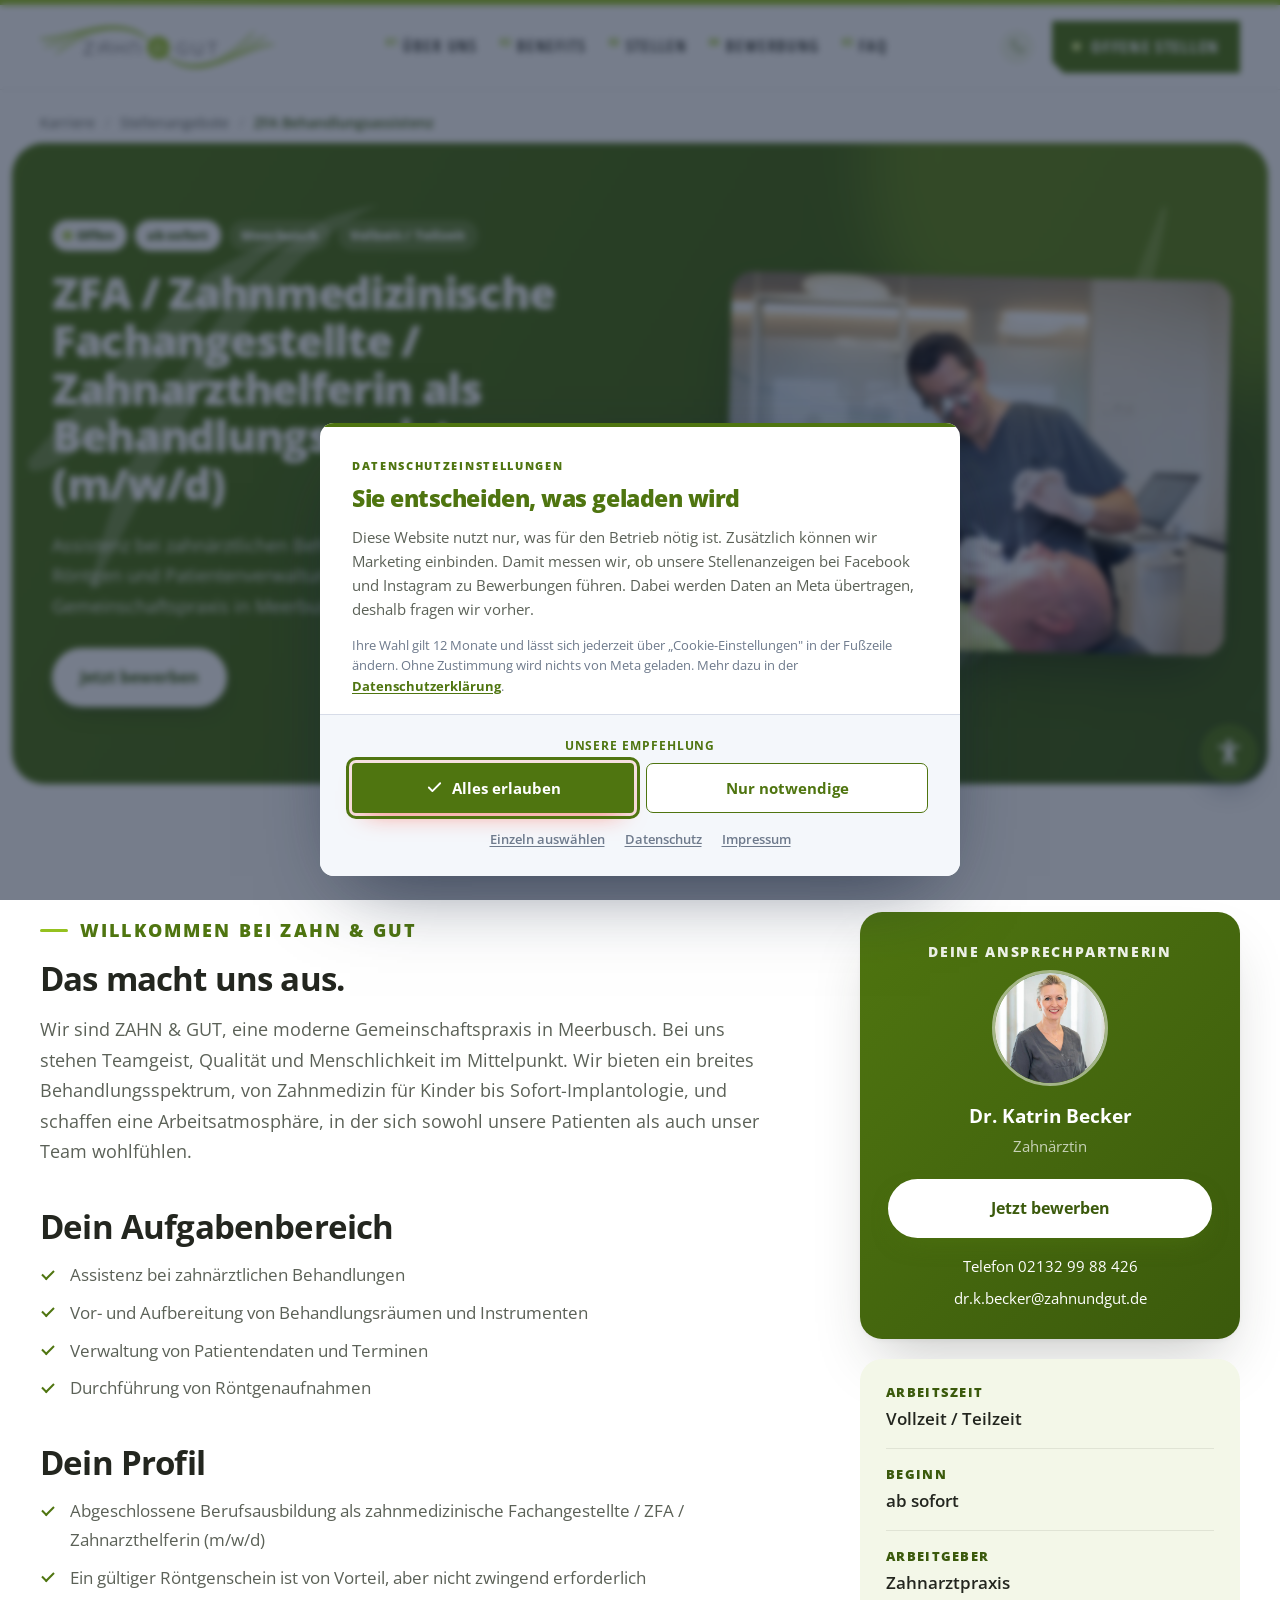
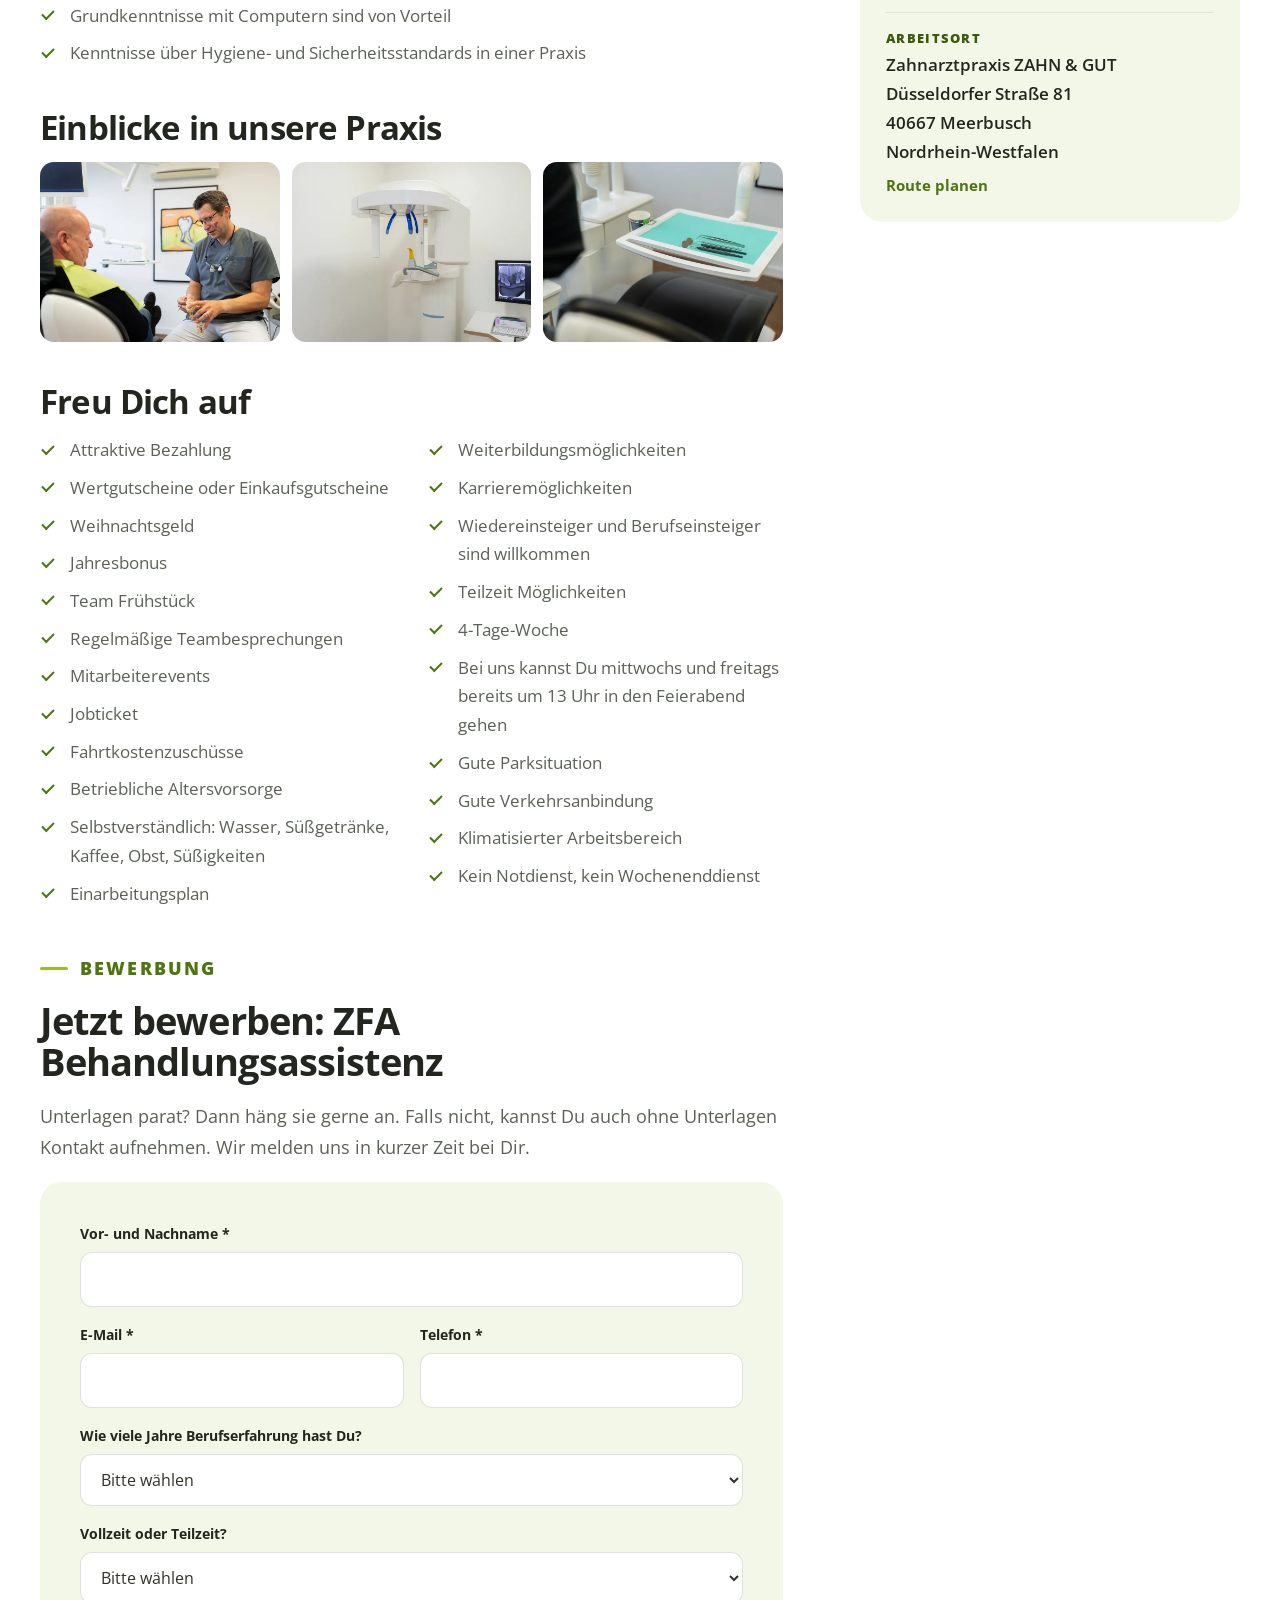
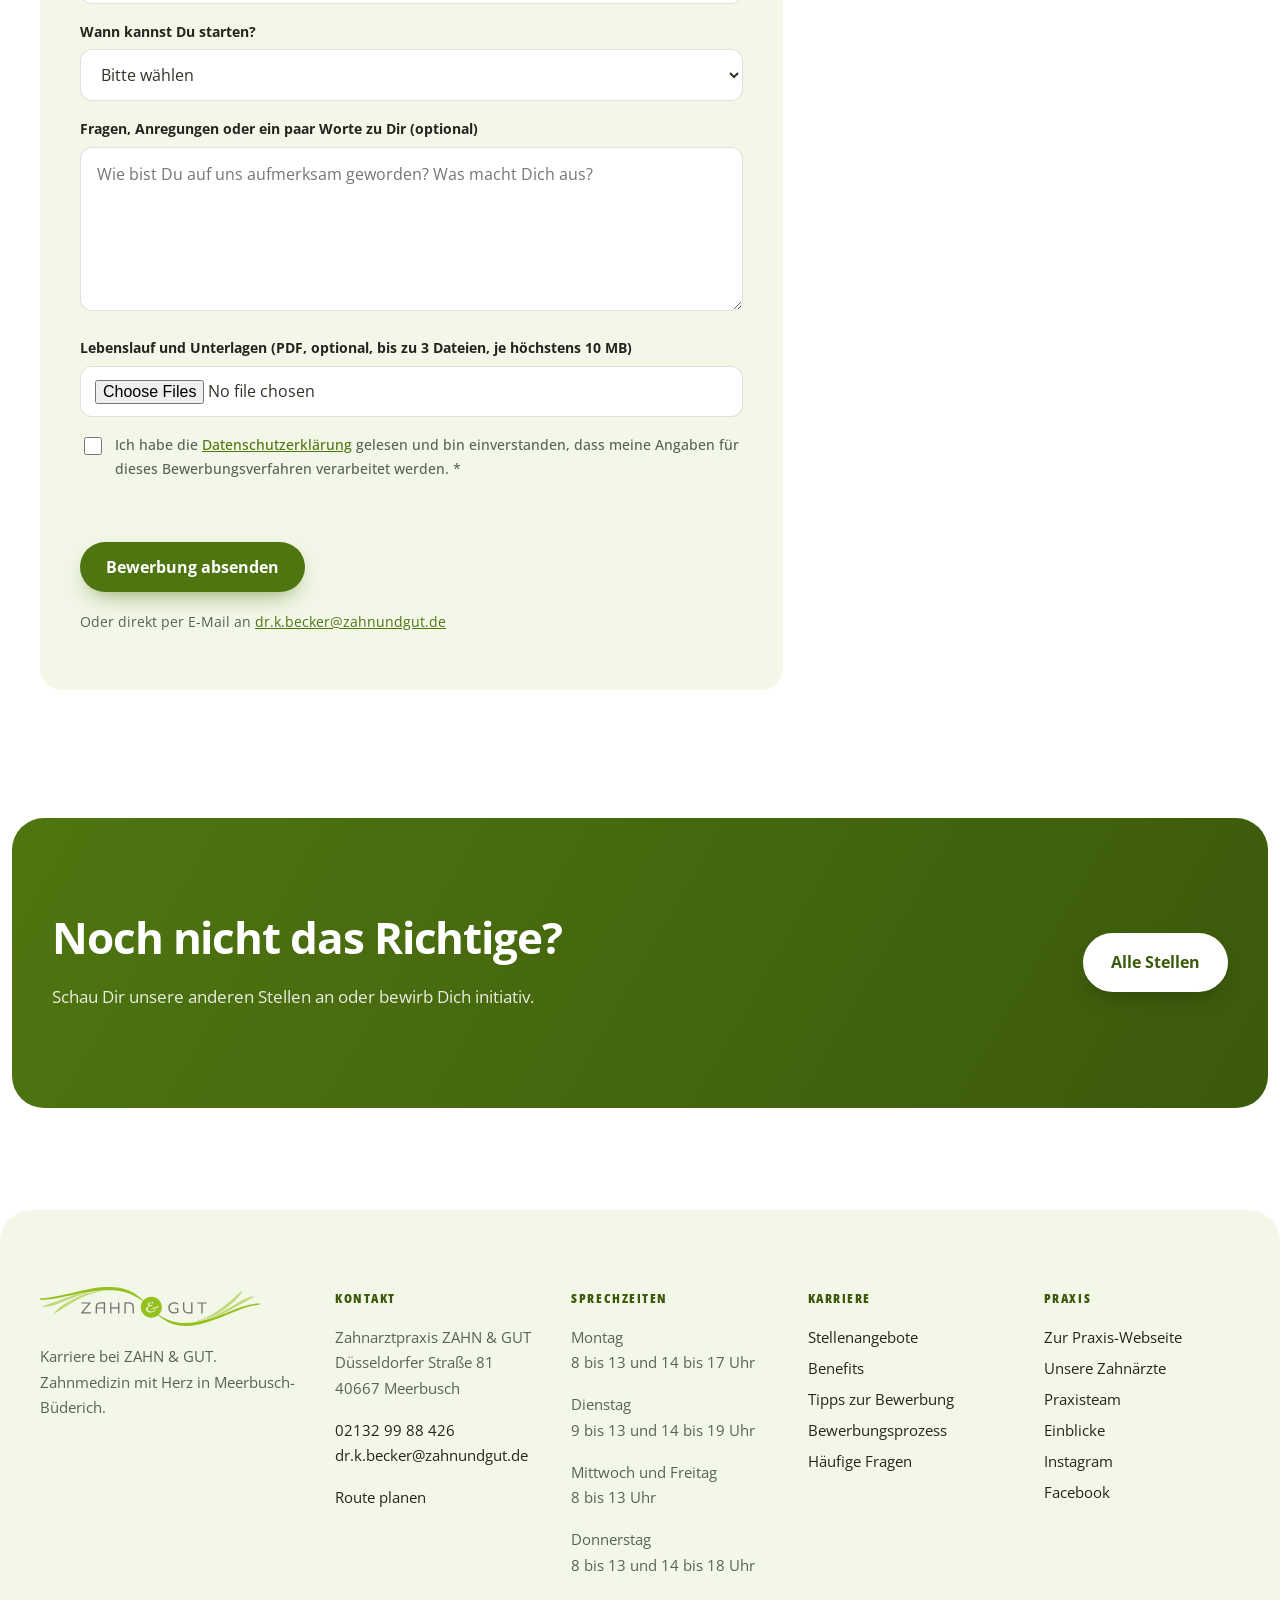
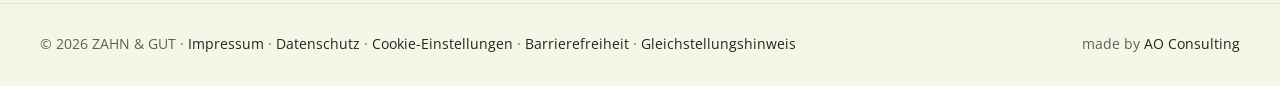
<file: website/stellen/zfa-behandlungsassistenz-meerbusch.html>
<!doctype html>
<html lang="de">
<head>
<meta charset="utf-8">
<meta name="viewport" content="width=device-width, initial-scale=1">
<title>ZFA Behandlungsassistenz Meerbusch (m/w/d) | ZAHN &amp; GUT</title>
<meta name="description" content="ZFA Behandlungsassistenz in Meerbusch bei ZAHN &amp; GUT: Assistenz bei zahnärztlichen Behandlungen, Vor- und Aufbereitung, Röntgen und Patientenverwaltung…">
<meta name="robots" content="index, follow">
<link rel="canonical" href="https://karriere-zahnundgut.de/stellen/zfa-behandlungsassistenz-meerbusch.html">
<meta property="og:type" content="website">
<meta property="og:locale" content="de_DE">
<meta property="og:site_name" content="Karriere bei ZAHN &amp; GUT">
<meta property="og:title" content="ZFA Behandlungsassistenz Meerbusch (m/w/d) | ZAHN &amp; GUT">
<meta property="og:description" content="ZFA Behandlungsassistenz in Meerbusch bei ZAHN &amp; GUT: Assistenz bei zahnärztlichen Behandlungen, Vor- und Aufbereitung, Röntgen und Patientenverwaltung…">
<meta property="og:url" content="https://karriere-zahnundgut.de/stellen/zfa-behandlungsassistenz-meerbusch.html">
<meta property="og:image" content="https://karriere-zahnundgut.de/assets/img/stelle-zfa.jpg">
<meta name="twitter:card" content="summary_large_image">
<meta name="theme-color" content="#2b2f27">
<link rel="icon" href="../assets/img/favicon-32.png" type="image/png" sizes="32x32">
<link rel="apple-touch-icon" href="../assets/img/apple-touch-icon.png">
<link rel="preload" href="../assets/fonts/open-sans-latin-wdth-normal.woff2" as="font" type="font/woff2" crossorigin>
<link rel="stylesheet" href="../assets/css/einwilligung.css?v=bdec8e14">
<link rel="stylesheet" href="../assets/css/barrierefreiheit.css?v=439c8efa">
<link rel="stylesheet" href="../assets/css/stil.css?v=6bf61de2">
<link rel="stylesheet" href="../assets/css/karriere.css?v=ff2c9c4a">
<link rel="stylesheet" href="../assets/css/frisch.css?v=c4b7437a">
<script type="application/ld+json">
{
  "@context": "https://schema.org/",
  "@type": "JobPosting",
  "title": "ZFA / Zahnmedizinische Fachangestellte / Zahnarzthelferin als Behandlungsassistenz (m/w/d)",
  "description": "<p>Wir sind ZAHN &amp; GUT, eine moderne Gemeinschaftspraxis in Meerbusch. Bei uns stehen Teamgeist, Qualität und Menschlichkeit im Mittelpunkt. Wir bieten ein breites Behandlungsspektrum, von Zahnmedizin für Kinder bis Sofort-Implantologie, und schaffen eine Arbeitsatmosphäre, in der sich sowohl unsere Patienten als auch unser Team wohlfühlen.</p><h3>Dein Aufgabenbereich</h3><ul><li>Assistenz bei zahnärztlichen Behandlungen</li><li>Vor- und Aufbereitung von Behandlungsräumen und Instrumenten</li><li>Verwaltung von Patientendaten und Terminen</li><li>Durchführung von Röntgenaufnahmen</li></ul><h3>Dein Profil</h3><ul><li>Abgeschlossene Berufsausbildung als zahnmedizinische Fachangestellte / ZFA / Zahnarzthelferin (m/w/d)</li><li>Ein gültiger Röntgenschein ist von Vorteil, aber nicht zwingend erforderlich</li><li>Grundkenntnisse mit Computern sind von Vorteil</li><li>Kenntnisse über Hygiene- und Sicherheitsstandards in einer Praxis</li></ul><h3>Wir bieten</h3><ul><li>Attraktive Bezahlung</li><li>Wertgutscheine oder Einkaufsgutscheine</li><li>Weihnachtsgeld</li><li>Jahresbonus</li><li>Team Frühstück</li><li>Regelmäßige Teambesprechungen</li><li>Mitarbeiterevents</li><li>Jobticket</li><li>Fahrtkostenzuschüsse</li><li>Betriebliche Altersvorsorge</li><li>Selbstverständlich: Wasser, Süßgetränke, Kaffee, Obst, Süßigkeiten</li><li>Einarbeitungsplan</li><li>Weiterbildungsmöglichkeiten</li><li>Karrieremöglichkeiten</li><li>Wiedereinsteiger und Berufseinsteiger sind willkommen</li><li>Teilzeit Möglichkeiten</li><li>4-Tage-Woche</li><li>Bei uns kannst Du mittwochs und freitags bereits um 13 Uhr in den Feierabend gehen</li><li>Gute Parksituation</li><li>Gute Verkehrsanbindung</li><li>Klimatisierter Arbeitsbereich</li><li>Kein Notdienst, kein Wochenenddienst</li></ul>",
  "identifier": {
    "@type": "PropertyValue",
    "name": "ZAHN & GUT",
    "value": "zfa-behandlungsassistenz-meerbusch"
  },
  "datePosted": "2026-10-07",
  "validThrough": "2026-11-21T23:59:59+02:00",
  "employmentType": [
    "FULL_TIME",
    "PART_TIME"
  ],
  "hiringOrganization": {
    "@type": "Organization",
    "name": "ZAHN & GUT",
    "sameAs": "https://zahnundgut.de",
    "logo": "https://karriere-zahnundgut.de/assets/img/logo.svg"
  },
  "jobLocation": {
    "@type": "Place",
    "address": {
      "@type": "PostalAddress",
      "streetAddress": "Düsseldorfer Straße 81",
      "addressLocality": "Meerbusch",
      "postalCode": "40667",
      "addressRegion": "Nordrhein-Westfalen",
      "addressCountry": "DE"
    }
  },
  "directApply": true,
  "url": "https://karriere-zahnundgut.de/stellen/zfa-behandlungsassistenz-meerbusch.html",
  "qualifications": "Abgeschlossene Berufsausbildung als zahnmedizinische Fachangestellte / ZFA / Zahnarzthelferin (m/w/d)"
}
</script>
<script type="application/ld+json">
{"@context": "https://schema.org", "@type": "BreadcrumbList", "itemListElement": [{"@type": "ListItem", "position": 1, "name": "Karriere", "item": "https://karriere-zahnundgut.de/"}, {"@type": "ListItem", "position": 2, "name": "Offene Stellen", "item": "https://karriere-zahnundgut.de/#stellen"}, {"@type": "ListItem", "position": 3, "name": "ZFA Behandlungsassistenz", "item": "https://karriere-zahnundgut.de/stellen/zfa-behandlungsassistenz-meerbusch.html"}]}
</script>
</head>
<body class="stellenseite">
<!-- generiert von scripts/bauen.py aus stellen/zfa-behandlungsassistenz-meerbusch.json. Nicht von Hand ändern, Änderungen in der JSON-Datei machen. -->

<a class="skip" href="#inhalt">Zum Inhalt springen</a>

<header class="kopf">
  <div class="kopf-band" aria-hidden="true"></div>
  <div class="wrap kopf-zeile">
    <a class="logo" href="../index.html" aria-label="ZAHN &amp; GUT Karriere, zur Startseite">
      <img class="logo-farbe" src="../assets/img/logo.svg" alt="ZAHN &amp; GUT" width="567" height="102">
    </a>
    <nav class="hauptnavi" id="navi" aria-label="Hauptnavigation">
      <a href="../index.html#ueber-uns"><span class="navi-nr" aria-hidden="true">01</span>Über uns</a>
      <a href="../index.html#benefits"><span class="navi-nr" aria-hidden="true">02</span>Benefits</a>
      <a href="../index.html#stellen"><span class="navi-nr" aria-hidden="true">03</span>Stellen</a>
      <a href="../index.html#tipps"><span class="navi-nr" aria-hidden="true">04</span>Bewerbung</a>
      <a href="../index.html#faq"><span class="navi-nr" aria-hidden="true">05</span>FAQ</a>
      <div class="navi-kontakt">
        <p>Fragen zur Bewerbung?</p>
        <a href="tel:+4921329988426">02132 99 88 426</a>
        <a href="mailto:dr.k.becker@zahnundgut.de">dr.k.becker@zahnundgut.de</a>
      </div>
    </nav>
    <a class="kopf-tel" href="tel:+4921329988426"><svg viewBox="0 0 48 48" fill="none" stroke="currentColor" stroke-width="2.2" stroke-linecap="round" stroke-linejoin="round" aria-hidden="true"><path d="M14 6l6 1 3 8-4 3a22 22 0 0 0 11 11l3-4 8 3 1 6c0 3-3 5-6 5C20 39 9 28 9 12c0-3 2-6 5-6z"/></svg><span>02132 99 88 426</span></a>
    <a class="kopf-jobs" href="../index.html#stellen"><span class="f-live" aria-hidden="true"></span>Offene Stellen</a>
    <button class="navi-schalter" aria-expanded="false" aria-controls="navi" aria-label="Menü öffnen"><span class="navi-text" aria-hidden="true">Menü</span><span class="navi-striche" aria-hidden="true"><i></i><i></i></span></button>
  </div>
</header>

<main id="inhalt">
  <nav class="wrap brotkrumen" aria-label="Brotkrümelnavigation">
    <a href="../index.html">Karriere</a> <span aria-hidden="true">/</span> <a href="../index.html#stellen">Stellenangebote</a> <span aria-hidden="true">/</span> <span aria-current="page">ZFA Behandlungsassistenz</span>
  </nav>

  <!-- Kopf: grüne Fläche, links Text, rechts das Foto vollständig (kein Hintergrundbild, Wunsch Awan 07.10.2026) -->
  <section class="seitenkopf stelle-kopf stelle-kopf-gruen">
    <div class="wrap stelle-kopf-raster">
      <div class="seitenkopf-text">
        <p class="marken"><span class="marke marke-gruen">Offen</span><span class="marke marke-gruen">ab sofort</span><span class="marke marke-grau">Meerbusch</span><span class="marke marke-grau">Vollzeit / Teilzeit</span></p>
        <h1>ZFA / Zahnmedizinische Fachangestellte / Zahnarzthelferin als Behandlungsassistenz (m/w/d)</h1>
        <p class="lead">Assistenz bei zahnärztlichen Behandlungen, Vor- und Aufbereitung, Röntgen und Patientenverwaltung in einer modernen Gemeinschaftspraxis in Meerbusch.</p>
        <div class="knoepfe">
          <a class="knopf knopf-hell" href="#bewerben">Jetzt bewerben</a>
          
        </div>
      </div>
      <figure class="stelle-kopf-bild"><picture><source srcset="../assets/img/stelle-zfa.webp" type="image/webp"><img src="../assets/img/stelle-zfa.jpg" alt="Zahnarzt bei einer Behandlung im hellen Behandlungszimmer" width="1200" height="900" fetchpriority="high"></picture></figure>
    </div>
  </section>

  <!-- Zweispaltig: links Text und Formular, rechts klebend Ansprechpartnerin und Eckdaten.
       Auf dem Handy stehen Ansprechpartnerin und Eckdaten zuerst, damit der Kontakt oben bleibt. -->
  <div class="wrap abschnitt stelle-raster">
    <div class="stelle-text">
      <div class="text-block">
        <p class="dachzeile">Willkommen bei ZAHN &amp; GUT</p>
        <h2>Das macht uns aus.</h2>
        <p>Wir sind ZAHN &amp; GUT, eine moderne Gemeinschaftspraxis in Meerbusch. Bei uns stehen Teamgeist, Qualität und Menschlichkeit im Mittelpunkt. Wir bieten ein breites Behandlungsspektrum, von Zahnmedizin für Kinder bis Sofort-Implantologie, und schaffen eine Arbeitsatmosphäre, in der sich sowohl unsere Patienten als auch unser Team wohlfühlen.</p>
      </div>

      <div class="text-block">
        <h2>Dein Aufgabenbereich</h2>
        <ul class="haken-liste"><li>Assistenz bei zahnärztlichen Behandlungen</li><li>Vor- und Aufbereitung von Behandlungsräumen und Instrumenten</li><li>Verwaltung von Patientendaten und Terminen</li><li>Durchführung von Röntgenaufnahmen</li></ul>
      </div>

      <div class="text-block">
        <h2>Dein Profil</h2>
        <ul class="haken-liste"><li>Abgeschlossene Berufsausbildung als zahnmedizinische Fachangestellte / ZFA / Zahnarzthelferin (m/w/d)</li><li>Ein gültiger Röntgenschein ist von Vorteil, aber nicht zwingend erforderlich</li><li>Grundkenntnisse mit Computern sind von Vorteil</li><li>Kenntnisse über Hygiene- und Sicherheitsstandards in einer Praxis</li></ul>
      </div>

      <div class="text-block einblicke"><h2>Einblicke in unsere Praxis</h2><div class="einblicke-raster"><figure><picture><source srcset="../assets/img/einblick-26.webp" type="image/webp"><img src="../assets/img/einblick-26.jpg" alt="Zahnarzt bespricht mit einem Patienten die Behandlung" width="900" height="675" loading="lazy" decoding="async"></picture></figure><figure><picture><source srcset="../assets/img/einblick-54.webp" type="image/webp"><img src="../assets/img/einblick-54.jpg" alt="Modernes Röntgengerät der Praxis" width="900" height="675" loading="lazy" decoding="async"></picture></figure><figure><picture><source srcset="../assets/img/einblick-50.webp" type="image/webp"><img src="../assets/img/einblick-50.jpg" alt="Vorbereitetes Instrumententablett am Behandlungsstuhl" width="900" height="675" loading="lazy" decoding="async"></picture></figure></div></div>

      <div class="text-block">
        <h2>Freu Dich auf</h2>
        <ul class="haken-liste benefits-liste"><li>Attraktive Bezahlung</li><li>Wertgutscheine oder Einkaufsgutscheine</li><li>Weihnachtsgeld</li><li>Jahresbonus</li><li>Team Frühstück</li><li>Regelmäßige Teambesprechungen</li><li>Mitarbeiterevents</li><li>Jobticket</li><li>Fahrtkostenzuschüsse</li><li>Betriebliche Altersvorsorge</li><li>Selbstverständlich: Wasser, Süßgetränke, Kaffee, Obst, Süßigkeiten</li><li>Einarbeitungsplan</li><li>Weiterbildungsmöglichkeiten</li><li>Karrieremöglichkeiten</li><li>Wiedereinsteiger und Berufseinsteiger sind willkommen</li><li>Teilzeit Möglichkeiten</li><li>4-Tage-Woche</li><li>Bei uns kannst Du mittwochs und freitags bereits um 13 Uhr in den Feierabend gehen</li><li>Gute Parksituation</li><li>Gute Verkehrsanbindung</li><li>Klimatisierter Arbeitsbereich</li><li>Kein Notdienst, kein Wochenenddienst</li></ul>
      </div>

      <div id="bewerben" class="bewerben">
        <p class="dachzeile">Bewerbung</p>
        <h2>Jetzt bewerben: ZFA Behandlungsassistenz</h2>
        <p>Unterlagen parat? Dann häng sie gerne an. Falls nicht, kannst Du auch ohne Unterlagen Kontakt aufnehmen. Wir melden uns in kurzer Zeit bei Dir.</p>

        <form class="formular bewerbungsformular" action="../bewerbung-senden.php" method="post" enctype="multipart/form-data" novalidate data-max-mb="10" data-max-dateien="3">
          <input type="hidden" name="stelle" value="zfa-behandlungsassistenz-meerbusch">
          <input type="hidden" name="zeit" value="">
          <div class="honigtopf" aria-hidden="true">
            <label>Webseite <input type="text" name="webseite" tabindex="-1" autocomplete="off"></label>
          </div>

          <div class="feld">
            <label for="name">Vor- und Nachname *</label>
            <input id="name" name="name" type="text" required autocomplete="name">
          </div>
          <div class="feld-reihe">
            <div class="feld">
              <label for="email">E-Mail *</label>
              <input id="email" name="email" type="email" required autocomplete="email">
            </div>
            <div class="feld">
              <label for="telefon">Telefon *</label>
              <input id="telefon" name="telefon" type="tel" required autocomplete="tel">
            </div>
          </div>

          <div class="feld"><label for="zf-erfahrung">Wie viele Jahre Berufserfahrung hast Du?</label><select id="zf-erfahrung" name="zusatz[erfahrung]"><option value="">Bitte wählen</option><option value="Keine Erfahrung">Keine Erfahrung</option><option value="1 bis 3 Jahre">1 bis 3 Jahre</option><option value="3 bis 5 Jahre">3 bis 5 Jahre</option><option value="Mehr als 5 Jahre">Mehr als 5 Jahre</option></select></div>
<div class="feld"><label for="zf-umfang">Vollzeit oder Teilzeit?</label><select id="zf-umfang" name="zusatz[umfang]"><option value="">Bitte wählen</option><option value="Vollzeit">Vollzeit</option><option value="Teilzeit">Teilzeit</option><option value="Bin noch offen">Bin noch offen</option></select></div>
<div class="feld"><label for="zf-verfuegbar">Wann kannst Du starten?</label><select id="zf-verfuegbar" name="zusatz[verfuegbar]"><option value="">Bitte wählen</option><option value="Ab sofort">Ab sofort</option><option value="In weniger als 3 Monaten">In weniger als 3 Monaten</option><option value="In mehr als 3 Monaten">In mehr als 3 Monaten</option></select></div>

          <div class="feld">
            <label for="nachricht">Fragen, Anregungen oder ein paar Worte zu Dir (optional)</label>
            <textarea id="nachricht" name="nachricht" rows="5" placeholder="Wie bist Du auf uns aufmerksam geworden? Was macht Dich aus?"></textarea>
          </div>

          <div class="feld">
            <label for="unterlagen">Lebenslauf und Unterlagen (PDF, optional, bis zu 3 Dateien, je höchstens 10 MB)</label>
            <input id="unterlagen" name="unterlagen[]" type="file" accept="application/pdf,.pdf" multiple>
          </div>

          <div class="feld feld-zustimmung">
            <label>
              <input type="checkbox" name="datenschutz" value="ja" required>
              <span>Ich habe die <a href="../rechtliches/datenschutz.html" target="_blank" rel="noopener">Datenschutzerklärung</a> gelesen und bin einverstanden, dass meine Angaben für dieses Bewerbungsverfahren verarbeitet werden. *</span>
            </label>
          </div>

          <p class="formular-meldung" role="status" aria-live="polite"></p>
          <button class="knopf" type="submit">Bewerbung absenden</button>
          <p class="klein">Oder direkt per E-Mail an <a href="mailto:dr.k.becker@zahnundgut.de?subject=Bewerbung:%20ZFA%20Behandlungsassistenz">dr.k.becker@zahnundgut.de</a></p>
        </form>
      </div>
    </div>

    <aside class="stelle-seite" aria-label="Ansprechpartnerin und Eckdaten">
      <div class="ansprech-karte"><p class="klein-titel">Deine Ansprechpartnerin</p><img src="../assets/img/ansprechpartner.jpg" alt="Dr. Katrin Becker" width="116" height="116" loading="lazy"><p class="ansprech-name"><strong>Dr. Katrin Becker</strong><br><span>Zahnärztin</span></p><a class="knopf" href="#bewerben">Jetzt bewerben</a><p class="ansprech-kontakt"><a href="tel:+4921329988426">Telefon 02132 99 88 426</a></p><p class="ansprech-kontakt"><a href="mailto:dr.k.becker@zahnundgut.de">dr.k.becker@zahnundgut.de</a></p></div>
      <dl class="fakten">
        <div><dt>Arbeitszeit</dt><dd>Vollzeit / Teilzeit</dd></div>
        <div><dt>Beginn</dt><dd>ab sofort</dd></div>
        
        <div><dt>Arbeitgeber</dt><dd>Zahnarztpraxis</dd></div>
        <div><dt>Arbeitsort</dt><dd><address>Zahnarztpraxis ZAHN &amp; GUT<br>Düsseldorfer Straße 81<br>40667 Meerbusch<br>Nordrhein-Westfalen</address>
          <a class="mehr" href="https://www.google.com/maps/dir/?api=1&amp;destination=Düsseldorfer Straße 81%2C%2040667%20Meerbusch" rel="noopener" target="_blank">Route planen</a></dd></div>
      </dl>
    </aside>
  </div>

  <section class="band band-dunkel">
    <div class="wrap band-zeile">
      <div>
        <h2>Noch nicht das Richtige?</h2>
        <p>Schau Dir unsere anderen Stellen an oder bewirb Dich initiativ.</p>
      </div>
      <div class="knoepfe"><a class="knopf knopf-hell" href="../index.html#stellen">Alle Stellen</a></div>
    </div>
  </section>
</main>

<footer class="fuss">
  <div class="wrap fuss-raster">
    <div class="fuss-marke">
      <img src="../assets/img/logo.svg" alt="ZAHN &amp; GUT" width="567" height="102" loading="lazy">
      <p>Karriere bei ZAHN &amp; GUT. Zahnmedizin mit Herz in Meerbusch-Büderich.</p>
    </div>
    <div>
      <p class="fuss-titel">Kontakt</p>
      <p>Zahnarztpraxis ZAHN&nbsp;&amp;&nbsp;GUT<br>Düsseldorfer Straße 81<br>40667 Meerbusch</p>
      <p><a href="tel:+4921329988426">02132 99 88 426</a><br><a href="mailto:dr.k.becker@zahnundgut.de">dr.k.becker@zahnundgut.de</a></p>
      <p><a href="https://www.google.com/maps/dir/?api=1&amp;destination=D%C3%BCsseldorfer%20Stra%C3%9Fe%2081%2C%2040667%20Meerbusch" rel="noopener" target="_blank">Route planen</a></p>
    </div>
    <div>
      <p class="fuss-titel">Sprechzeiten</p>
      <p>Montag<br>8 bis 13 und 14 bis 17 Uhr</p>
      <p>Dienstag<br>9 bis 13 und 14 bis 19 Uhr</p>
      <p>Mittwoch und Freitag<br>8 bis 13 Uhr</p>
      <p>Donnerstag<br>8 bis 13 und 14 bis 18 Uhr</p>
    </div>
    <div>
      <p class="fuss-titel">Karriere</p>
      <ul class="fuss-liste">
        <li><a href="../index.html#stellen">Stellenangebote</a></li>
        <li><a href="../index.html#benefits">Benefits</a></li>
        <li><a href="../index.html#tipps">Tipps zur Bewerbung</a></li>
        <li><a href="../index.html#prozess">Bewerbungsprozess</a></li>
        <li><a href="../index.html#faq">Häufige Fragen</a></li>
      </ul>
    </div>
    <div>
      <p class="fuss-titel">Praxis</p>
      <ul class="fuss-liste">
        <li><a href="https://zahnundgut.de/" rel="noopener" target="_blank">Zur Praxis-Webseite</a></li>
        <li><a href="https://zahnundgut.de/zahn-und-gut--zahnaerzte--dr-katrin-becker.html" rel="noopener" target="_blank">Unsere Zahnärzte</a></li>
        <li><a href="https://zahnundgut.de/zahn-und-gut--praxis--praxisteam.html" rel="noopener" target="_blank">Praxisteam</a></li>
        <li><a href="https://zahnundgut.de/zahn-und-gut--praxis--praxiseinblicke.html" rel="noopener" target="_blank">Einblicke</a></li>
        <li><a href="https://www.instagram.com/zahnarztpraxis_zahnundgut" rel="noopener" target="_blank">Instagram</a></li>
        <li><a href="https://www.facebook.com/zahnundgut" rel="noopener" target="_blank">Facebook</a></li>
      </ul>
    </div>
  </div>
  <div class="wrap fuss-unten">
    <p>© <span data-jahr>2026</span> ZAHN &amp; GUT · <a href="../rechtliches/impressum.html">Impressum</a> · <a href="../rechtliches/datenschutz.html">Datenschutz</a><span data-einwilligung-huelle> · <button type="button" class="ein-ausloeser" data-einwilligung-oeffnen>Cookie-Einstellungen</button></span> · <a href="../rechtliches/barrierefreiheit.html">Barrierefreiheit</a> · <a href="../rechtliches/gleichstellungshinweis.html">Gleichstellungshinweis</a></p>
    <p>made by <a href="https://ao-consult.de" rel="noopener">AO Consulting</a></p>
  </div>
  <nav class="schnellleiste" aria-label="Schnellzugriff">
    <a href="tel:+4921329988426"><svg class="ikon-klein" viewBox="0 0 48 48" fill="none" stroke="currentColor" stroke-width="2" stroke-linecap="round" stroke-linejoin="round" aria-hidden="true"><path d="M14 6l6 1 3 8-4 3a22 22 0 0 0 11 11l3-4 8 3 1 6c0 3-3 5-6 5C20 39 9 28 9 12c0-3 2-6 5-6z"/></svg><span>Anrufen</span></a>
    <a href="mailto:dr.k.becker@zahnundgut.de?subject=Bewerbung"><svg class="ikon-klein" viewBox="0 0 48 48" fill="none" stroke="currentColor" stroke-width="2" stroke-linecap="round" stroke-linejoin="round" aria-hidden="true"><rect x="6" y="11" width="36" height="26" rx="4"/><path d="M7 13l17 13 17-13"/></svg><span>E-Mail</span></a>
    <a href="../index.html#stellen"><svg class="ikon-klein" viewBox="0 0 48 48" fill="none" stroke="currentColor" stroke-width="2" stroke-linecap="round" stroke-linejoin="round" aria-hidden="true"><path d="M10 24h28M28 14l10 10-10 10"/></svg><span>Stellen</span></a>
  </nav>
</footer>


<script src="../assets/js/konfiguration.js?v=e868f275"></script>
<script src="../assets/js/ao-konfiguration.js?v=724d4877" defer></script>
<script src="../assets/js/einwilligung.js?v=a00ceaa6" defer></script>
<script src="../assets/js/messung.js?v=e7f94acc" defer></script>
<script src="../assets/js/barrierefreiheit.js?v=6e360ef9" defer></script>
<script src="../assets/js/app.js?v=10bfb88c" defer></script>
<script src="../assets/js/statistik.js?v=57d46b9d" defer></script>
</body>
</html>
</file>
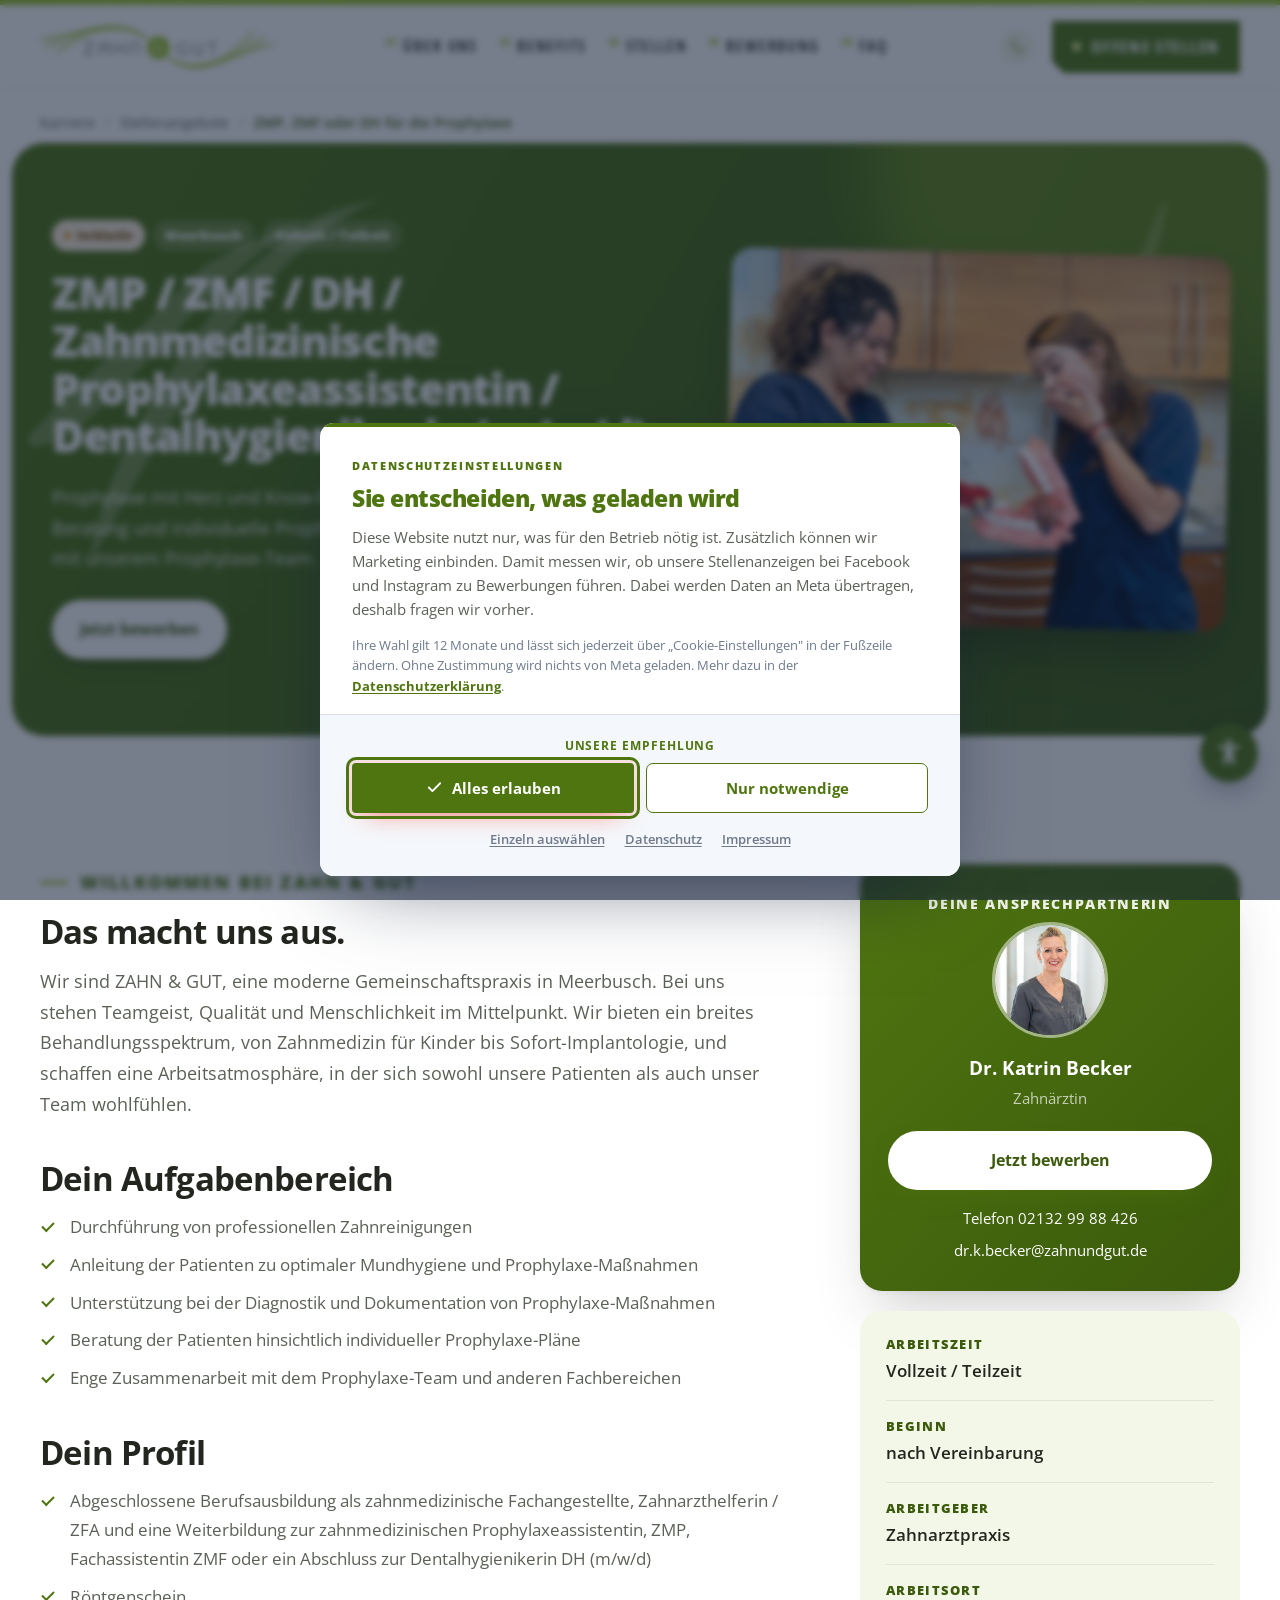
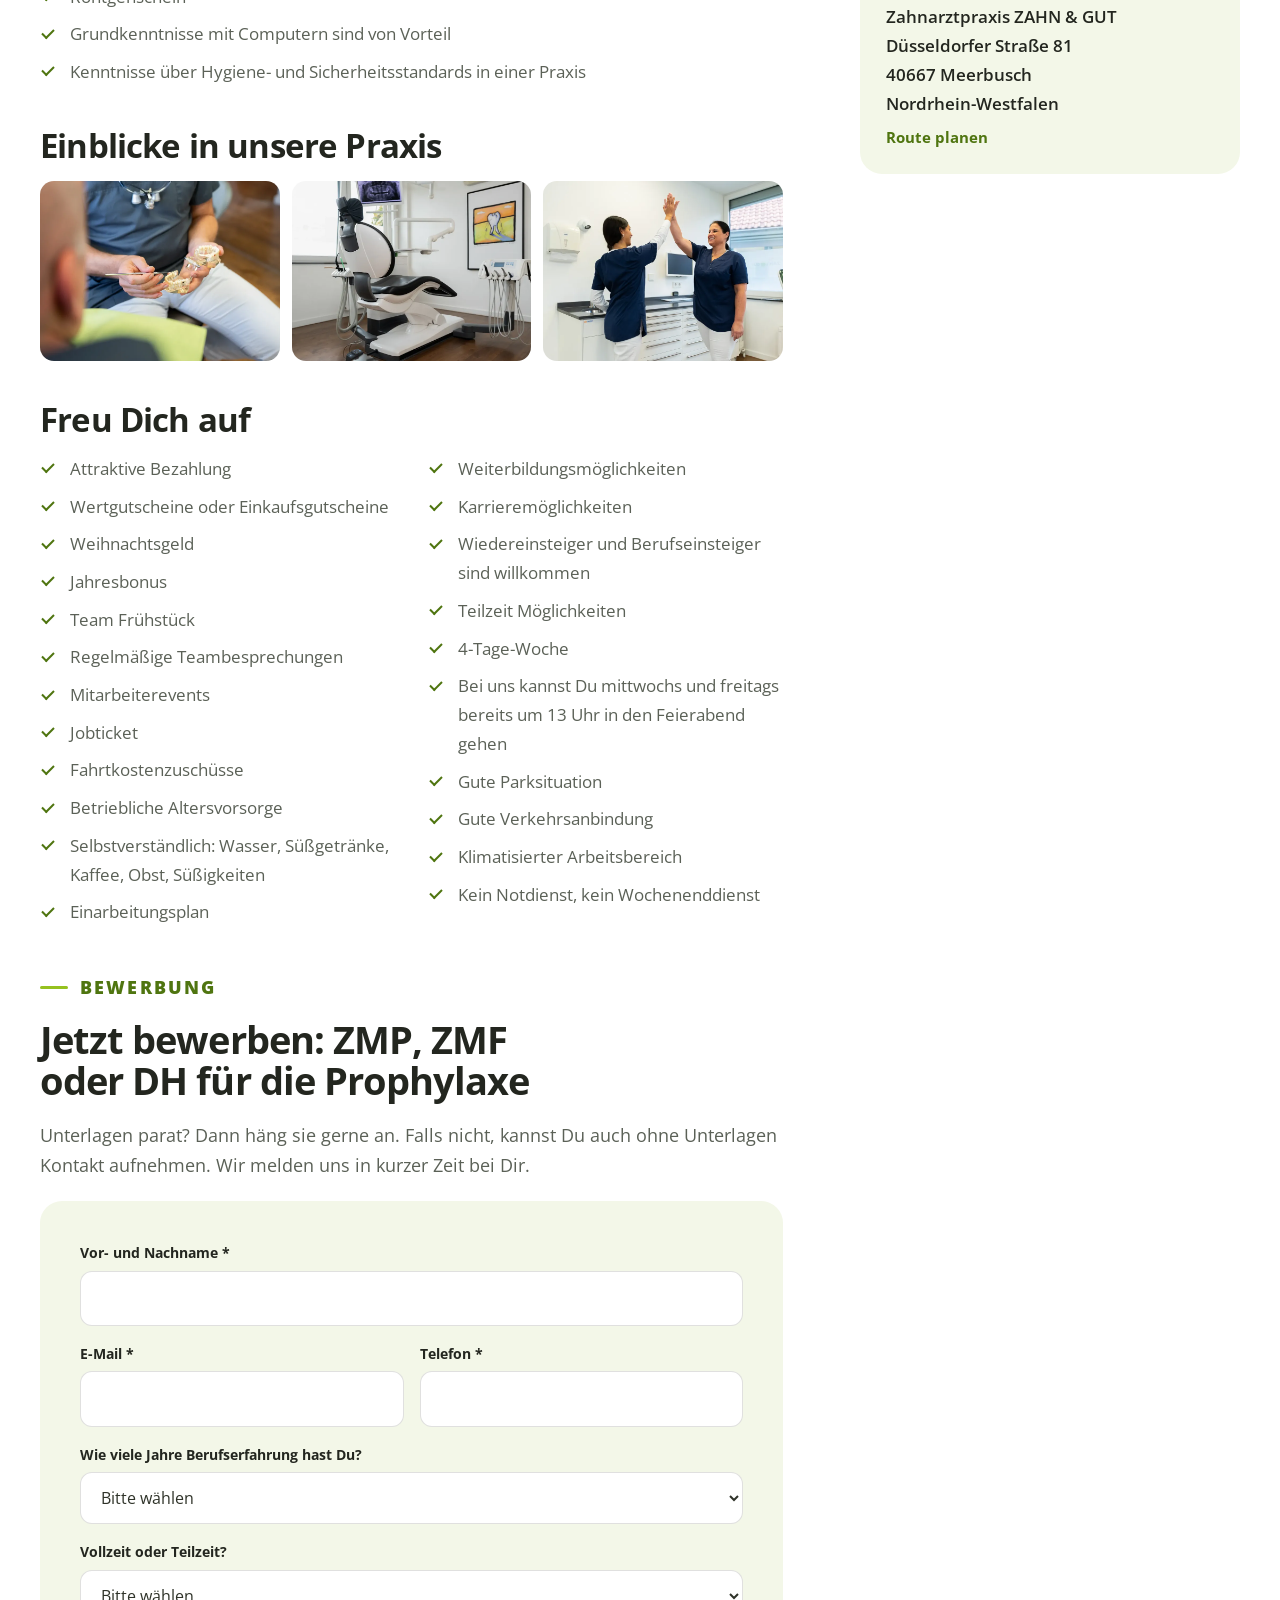
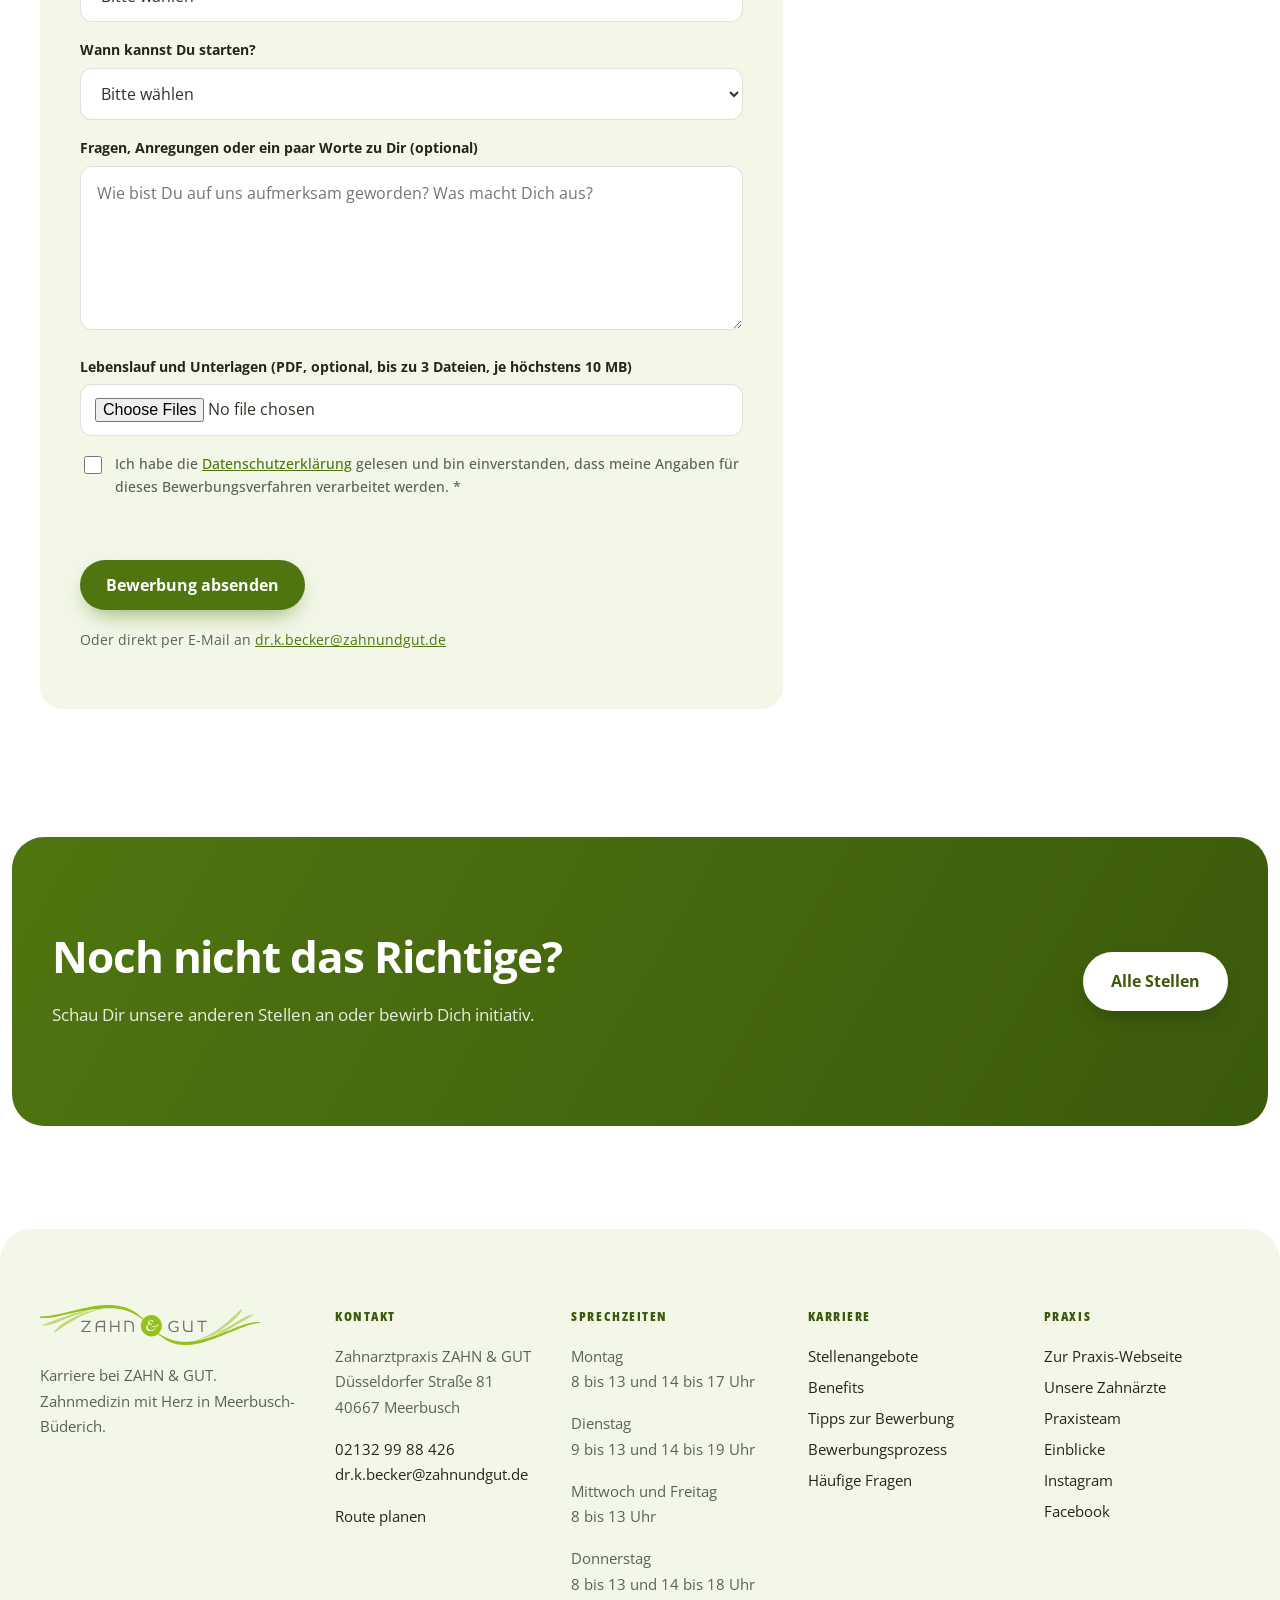
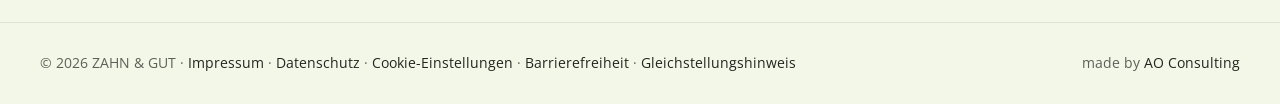
<file: website/stellen/zmp-zmf-dh-prophylaxe-meerbusch.html>
<!doctype html>
<html lang="de">
<head>
<meta charset="utf-8">
<meta name="viewport" content="width=device-width, initial-scale=1">
<title>ZMP / ZMF / DH Prophylaxe Meerbusch | ZAHN &amp; GUT</title>
<meta name="description" content="ZMP, ZMF oder DH für die Prophylaxe in Meerbusch bei ZAHN &amp; GUT: Prophylaxe mit Herz und Know-how: professionelle Zahnreinigung, Beratung und…">
<meta name="robots" content="index, follow">
<link rel="canonical" href="https://karriere-zahnundgut.de/stellen/zmp-zmf-dh-prophylaxe-meerbusch.html">
<meta property="og:type" content="website">
<meta property="og:locale" content="de_DE">
<meta property="og:site_name" content="Karriere bei ZAHN &amp; GUT">
<meta property="og:title" content="ZMP / ZMF / DH Prophylaxe Meerbusch | ZAHN &amp; GUT">
<meta property="og:description" content="ZMP, ZMF oder DH für die Prophylaxe in Meerbusch bei ZAHN &amp; GUT: Prophylaxe mit Herz und Know-how: professionelle Zahnreinigung, Beratung und…">
<meta property="og:url" content="https://karriere-zahnundgut.de/stellen/zmp-zmf-dh-prophylaxe-meerbusch.html">
<meta property="og:image" content="https://karriere-zahnundgut.de/assets/img/stelle-zmp.jpg">
<meta name="twitter:card" content="summary_large_image">
<meta name="theme-color" content="#2b2f27">
<link rel="icon" href="../assets/img/favicon-32.png" type="image/png" sizes="32x32">
<link rel="apple-touch-icon" href="../assets/img/apple-touch-icon.png">
<link rel="preload" href="../assets/fonts/open-sans-latin-wdth-normal.woff2" as="font" type="font/woff2" crossorigin>
<link rel="stylesheet" href="../assets/css/einwilligung.css?v=bdec8e14">
<link rel="stylesheet" href="../assets/css/barrierefreiheit.css?v=439c8efa">
<link rel="stylesheet" href="../assets/css/stil.css?v=6bf61de2">
<link rel="stylesheet" href="../assets/css/karriere.css?v=ff2c9c4a">
<link rel="stylesheet" href="../assets/css/frisch.css?v=c4b7437a">
<script type="application/ld+json">
{
  "@context": "https://schema.org/",
  "@type": "JobPosting",
  "title": "ZMP / ZMF / DH / Zahnmedizinische Prophylaxeassistentin / Dentalhygienikerin (m/w/d)",
  "description": "<p><strong>Diese Stelle ist aktuell besetzt. Initiativbewerbungen sind ausdrücklich willkommen.</strong></p><p>Wir sind ZAHN &amp; GUT, eine moderne Gemeinschaftspraxis in Meerbusch. Bei uns stehen Teamgeist, Qualität und Menschlichkeit im Mittelpunkt. Wir bieten ein breites Behandlungsspektrum, von Zahnmedizin für Kinder bis Sofort-Implantologie, und schaffen eine Arbeitsatmosphäre, in der sich sowohl unsere Patienten als auch unser Team wohlfühlen.</p><h3>Dein Aufgabenbereich</h3><ul><li>Durchführung von professionellen Zahnreinigungen</li><li>Anleitung der Patienten zu optimaler Mundhygiene und Prophylaxe-Maßnahmen</li><li>Unterstützung bei der Diagnostik und Dokumentation von Prophylaxe-Maßnahmen</li><li>Beratung der Patienten hinsichtlich individueller Prophylaxe-Pläne</li><li>Enge Zusammenarbeit mit dem Prophylaxe-Team und anderen Fachbereichen</li></ul><h3>Dein Profil</h3><ul><li>Abgeschlossene Berufsausbildung als zahnmedizinische Fachangestellte, Zahnarzthelferin / ZFA und eine Weiterbildung zur zahnmedizinischen Prophylaxeassistentin, ZMP, Fachassistentin ZMF oder ein Abschluss zur Dentalhygienikerin DH (m/w/d)</li><li>Röntgenschein</li><li>Grundkenntnisse mit Computern sind von Vorteil</li><li>Kenntnisse über Hygiene- und Sicherheitsstandards in einer Praxis</li></ul><h3>Wir bieten</h3><ul><li>Attraktive Bezahlung</li><li>Wertgutscheine oder Einkaufsgutscheine</li><li>Weihnachtsgeld</li><li>Jahresbonus</li><li>Team Frühstück</li><li>Regelmäßige Teambesprechungen</li><li>Mitarbeiterevents</li><li>Jobticket</li><li>Fahrtkostenzuschüsse</li><li>Betriebliche Altersvorsorge</li><li>Selbstverständlich: Wasser, Süßgetränke, Kaffee, Obst, Süßigkeiten</li><li>Einarbeitungsplan</li><li>Weiterbildungsmöglichkeiten</li><li>Karrieremöglichkeiten</li><li>Wiedereinsteiger und Berufseinsteiger sind willkommen</li><li>Teilzeit Möglichkeiten</li><li>4-Tage-Woche</li><li>Bei uns kannst Du mittwochs und freitags bereits um 13 Uhr in den Feierabend gehen</li><li>Gute Parksituation</li><li>Gute Verkehrsanbindung</li><li>Klimatisierter Arbeitsbereich</li><li>Kein Notdienst, kein Wochenenddienst</li></ul>",
  "identifier": {
    "@type": "PropertyValue",
    "name": "ZAHN & GUT",
    "value": "zmp-zmf-dh-prophylaxe-meerbusch"
  },
  "datePosted": "2026-10-07",
  "validThrough": "2026-11-21T23:59:59+02:00",
  "employmentType": [
    "FULL_TIME",
    "PART_TIME"
  ],
  "hiringOrganization": {
    "@type": "Organization",
    "name": "ZAHN & GUT",
    "sameAs": "https://zahnundgut.de",
    "logo": "https://karriere-zahnundgut.de/assets/img/logo.svg"
  },
  "jobLocation": {
    "@type": "Place",
    "address": {
      "@type": "PostalAddress",
      "streetAddress": "Düsseldorfer Straße 81",
      "addressLocality": "Meerbusch",
      "postalCode": "40667",
      "addressRegion": "Nordrhein-Westfalen",
      "addressCountry": "DE"
    }
  },
  "directApply": true,
  "url": "https://karriere-zahnundgut.de/stellen/zmp-zmf-dh-prophylaxe-meerbusch.html",
  "qualifications": "Abgeschlossene Ausbildung als ZFA mit Weiterbildung zur ZMP oder ZMF oder Abschluss als Dentalhygienikerin (m/w/d)"
}
</script>
<script type="application/ld+json">
{"@context": "https://schema.org", "@type": "BreadcrumbList", "itemListElement": [{"@type": "ListItem", "position": 1, "name": "Karriere", "item": "https://karriere-zahnundgut.de/"}, {"@type": "ListItem", "position": 2, "name": "Offene Stellen", "item": "https://karriere-zahnundgut.de/#stellen"}, {"@type": "ListItem", "position": 3, "name": "ZMP, ZMF oder DH für die Prophylaxe", "item": "https://karriere-zahnundgut.de/stellen/zmp-zmf-dh-prophylaxe-meerbusch.html"}]}
</script>
</head>
<body class="stellenseite">
<!-- generiert von scripts/bauen.py aus stellen/zmp-zmf-dh-prophylaxe-meerbusch.json. Nicht von Hand ändern, Änderungen in der JSON-Datei machen. -->

<a class="skip" href="#inhalt">Zum Inhalt springen</a>

<header class="kopf">
  <div class="kopf-band" aria-hidden="true"></div>
  <div class="wrap kopf-zeile">
    <a class="logo" href="../index.html" aria-label="ZAHN &amp; GUT Karriere, zur Startseite">
      <img class="logo-farbe" src="../assets/img/logo.svg" alt="ZAHN &amp; GUT" width="567" height="102">
    </a>
    <nav class="hauptnavi" id="navi" aria-label="Hauptnavigation">
      <a href="../index.html#ueber-uns"><span class="navi-nr" aria-hidden="true">01</span>Über uns</a>
      <a href="../index.html#benefits"><span class="navi-nr" aria-hidden="true">02</span>Benefits</a>
      <a href="../index.html#stellen"><span class="navi-nr" aria-hidden="true">03</span>Stellen</a>
      <a href="../index.html#tipps"><span class="navi-nr" aria-hidden="true">04</span>Bewerbung</a>
      <a href="../index.html#faq"><span class="navi-nr" aria-hidden="true">05</span>FAQ</a>
      <div class="navi-kontakt">
        <p>Fragen zur Bewerbung?</p>
        <a href="tel:+4921329988426">02132 99 88 426</a>
        <a href="mailto:dr.k.becker@zahnundgut.de">dr.k.becker@zahnundgut.de</a>
      </div>
    </nav>
    <a class="kopf-tel" href="tel:+4921329988426"><svg viewBox="0 0 48 48" fill="none" stroke="currentColor" stroke-width="2.2" stroke-linecap="round" stroke-linejoin="round" aria-hidden="true"><path d="M14 6l6 1 3 8-4 3a22 22 0 0 0 11 11l3-4 8 3 1 6c0 3-3 5-6 5C20 39 9 28 9 12c0-3 2-6 5-6z"/></svg><span>02132 99 88 426</span></a>
    <a class="kopf-jobs" href="../index.html#stellen"><span class="f-live" aria-hidden="true"></span>Offene Stellen</a>
    <button class="navi-schalter" aria-expanded="false" aria-controls="navi" aria-label="Menü öffnen"><span class="navi-text" aria-hidden="true">Menü</span><span class="navi-striche" aria-hidden="true"><i></i><i></i></span></button>
  </div>
</header>

<main id="inhalt">
  <nav class="wrap brotkrumen" aria-label="Brotkrümelnavigation">
    <a href="../index.html">Karriere</a> <span aria-hidden="true">/</span> <a href="../index.html#stellen">Stellenangebote</a> <span aria-hidden="true">/</span> <span aria-current="page">ZMP, ZMF oder DH für die Prophylaxe</span>
  </nav>

  <!-- Kopf: grüne Fläche, links Text, rechts das Foto vollständig (kein Hintergrundbild, Wunsch Awan 07.10.2026) -->
  <section class="seitenkopf stelle-kopf stelle-kopf-gruen">
    <div class="wrap stelle-kopf-raster">
      <div class="seitenkopf-text">
        <p class="marken"><span class="marke marke-orange">Initiativ</span><span class="marke marke-grau">Meerbusch</span><span class="marke marke-grau">Vollzeit / Teilzeit</span></p>
        <h1>ZMP / ZMF / DH / Zahnmedizinische Prophylaxeassistentin / Dentalhygienikerin (m/w/d)</h1>
        <p class="lead">Prophylaxe mit Herz und Know-how: professionelle Zahnreinigung, Beratung und individuelle Prophylaxe-Pläne im engen Zusammenspiel mit unserem Prophylaxe-Team.</p>
        <div class="knoepfe">
          <a class="knopf knopf-hell" href="#bewerben">Jetzt bewerben</a>
          
        </div>
      </div>
      <figure class="stelle-kopf-bild"><picture><source srcset="../assets/img/stelle-zmp.webp" type="image/webp"><img src="../assets/img/stelle-zmp.jpg" alt="Zwei Kolleginnen üben das Zähneputzen an einem großen Zahnmodell" width="1200" height="900" fetchpriority="high"></picture></figure>
    </div>
  </section>

  <!-- Zweispaltig: links Text und Formular, rechts klebend Ansprechpartnerin und Eckdaten.
       Auf dem Handy stehen Ansprechpartnerin und Eckdaten zuerst, damit der Kontakt oben bleibt. -->
  <div class="wrap abschnitt stelle-raster">
    <div class="stelle-text">
      <div class="text-block">
        <p class="dachzeile">Willkommen bei ZAHN &amp; GUT</p>
        <h2>Das macht uns aus.</h2>
        <p>Wir sind ZAHN &amp; GUT, eine moderne Gemeinschaftspraxis in Meerbusch. Bei uns stehen Teamgeist, Qualität und Menschlichkeit im Mittelpunkt. Wir bieten ein breites Behandlungsspektrum, von Zahnmedizin für Kinder bis Sofort-Implantologie, und schaffen eine Arbeitsatmosphäre, in der sich sowohl unsere Patienten als auch unser Team wohlfühlen.</p>
      </div>

      <div class="text-block">
        <h2>Dein Aufgabenbereich</h2>
        <ul class="haken-liste"><li>Durchführung von professionellen Zahnreinigungen</li><li>Anleitung der Patienten zu optimaler Mundhygiene und Prophylaxe-Maßnahmen</li><li>Unterstützung bei der Diagnostik und Dokumentation von Prophylaxe-Maßnahmen</li><li>Beratung der Patienten hinsichtlich individueller Prophylaxe-Pläne</li><li>Enge Zusammenarbeit mit dem Prophylaxe-Team und anderen Fachbereichen</li></ul>
      </div>

      <div class="text-block">
        <h2>Dein Profil</h2>
        <ul class="haken-liste"><li>Abgeschlossene Berufsausbildung als zahnmedizinische Fachangestellte, Zahnarzthelferin / ZFA und eine Weiterbildung zur zahnmedizinischen Prophylaxeassistentin, ZMP, Fachassistentin ZMF oder ein Abschluss zur Dentalhygienikerin DH (m/w/d)</li><li>Röntgenschein</li><li>Grundkenntnisse mit Computern sind von Vorteil</li><li>Kenntnisse über Hygiene- und Sicherheitsstandards in einer Praxis</li></ul>
      </div>

      <div class="text-block einblicke"><h2>Einblicke in unsere Praxis</h2><div class="einblicke-raster"><figure><picture><source srcset="../assets/img/einblick-25.webp" type="image/webp"><img src="../assets/img/einblick-25.jpg" alt="Zahnarzt erklärt an einem Zahnmodell" width="900" height="675" loading="lazy" decoding="async"></picture></figure><figure><picture><source srcset="../assets/img/einblick-52.webp" type="image/webp"><img src="../assets/img/einblick-52.jpg" alt="Heller Behandlungsraum" width="900" height="675" loading="lazy" decoding="async"></picture></figure><figure><picture><source srcset="../assets/img/einblick-35.webp" type="image/webp"><img src="../assets/img/einblick-35.jpg" alt="Zwei Kolleginnen klatschen sich ab" width="900" height="675" loading="lazy" decoding="async"></picture></figure></div></div>

      <div class="text-block">
        <h2>Freu Dich auf</h2>
        <ul class="haken-liste benefits-liste"><li>Attraktive Bezahlung</li><li>Wertgutscheine oder Einkaufsgutscheine</li><li>Weihnachtsgeld</li><li>Jahresbonus</li><li>Team Frühstück</li><li>Regelmäßige Teambesprechungen</li><li>Mitarbeiterevents</li><li>Jobticket</li><li>Fahrtkostenzuschüsse</li><li>Betriebliche Altersvorsorge</li><li>Selbstverständlich: Wasser, Süßgetränke, Kaffee, Obst, Süßigkeiten</li><li>Einarbeitungsplan</li><li>Weiterbildungsmöglichkeiten</li><li>Karrieremöglichkeiten</li><li>Wiedereinsteiger und Berufseinsteiger sind willkommen</li><li>Teilzeit Möglichkeiten</li><li>4-Tage-Woche</li><li>Bei uns kannst Du mittwochs und freitags bereits um 13 Uhr in den Feierabend gehen</li><li>Gute Parksituation</li><li>Gute Verkehrsanbindung</li><li>Klimatisierter Arbeitsbereich</li><li>Kein Notdienst, kein Wochenenddienst</li></ul>
      </div>

      <div id="bewerben" class="bewerben">
        <p class="dachzeile">Bewerbung</p>
        <h2>Jetzt bewerben: ZMP, ZMF oder DH für die Prophylaxe</h2>
        <p>Unterlagen parat? Dann häng sie gerne an. Falls nicht, kannst Du auch ohne Unterlagen Kontakt aufnehmen. Wir melden uns in kurzer Zeit bei Dir.</p>

        <form class="formular bewerbungsformular" action="../bewerbung-senden.php" method="post" enctype="multipart/form-data" novalidate data-max-mb="10" data-max-dateien="3">
          <input type="hidden" name="stelle" value="zmp-zmf-dh-prophylaxe-meerbusch">
          <input type="hidden" name="zeit" value="">
          <div class="honigtopf" aria-hidden="true">
            <label>Webseite <input type="text" name="webseite" tabindex="-1" autocomplete="off"></label>
          </div>

          <div class="feld">
            <label for="name">Vor- und Nachname *</label>
            <input id="name" name="name" type="text" required autocomplete="name">
          </div>
          <div class="feld-reihe">
            <div class="feld">
              <label for="email">E-Mail *</label>
              <input id="email" name="email" type="email" required autocomplete="email">
            </div>
            <div class="feld">
              <label for="telefon">Telefon *</label>
              <input id="telefon" name="telefon" type="tel" required autocomplete="tel">
            </div>
          </div>

          <div class="feld"><label for="zf-erfahrung">Wie viele Jahre Berufserfahrung hast Du?</label><select id="zf-erfahrung" name="zusatz[erfahrung]"><option value="">Bitte wählen</option><option value="Keine Erfahrung">Keine Erfahrung</option><option value="1 bis 3 Jahre">1 bis 3 Jahre</option><option value="3 bis 5 Jahre">3 bis 5 Jahre</option><option value="Mehr als 5 Jahre">Mehr als 5 Jahre</option></select></div>
<div class="feld"><label for="zf-umfang">Vollzeit oder Teilzeit?</label><select id="zf-umfang" name="zusatz[umfang]"><option value="">Bitte wählen</option><option value="Vollzeit">Vollzeit</option><option value="Teilzeit">Teilzeit</option><option value="Bin noch offen">Bin noch offen</option></select></div>
<div class="feld"><label for="zf-verfuegbar">Wann kannst Du starten?</label><select id="zf-verfuegbar" name="zusatz[verfuegbar]"><option value="">Bitte wählen</option><option value="Ab sofort">Ab sofort</option><option value="In weniger als 3 Monaten">In weniger als 3 Monaten</option><option value="In mehr als 3 Monaten">In mehr als 3 Monaten</option></select></div>

          <div class="feld">
            <label for="nachricht">Fragen, Anregungen oder ein paar Worte zu Dir (optional)</label>
            <textarea id="nachricht" name="nachricht" rows="5" placeholder="Wie bist Du auf uns aufmerksam geworden? Was macht Dich aus?"></textarea>
          </div>

          <div class="feld">
            <label for="unterlagen">Lebenslauf und Unterlagen (PDF, optional, bis zu 3 Dateien, je höchstens 10 MB)</label>
            <input id="unterlagen" name="unterlagen[]" type="file" accept="application/pdf,.pdf" multiple>
          </div>

          <div class="feld feld-zustimmung">
            <label>
              <input type="checkbox" name="datenschutz" value="ja" required>
              <span>Ich habe die <a href="../rechtliches/datenschutz.html" target="_blank" rel="noopener">Datenschutzerklärung</a> gelesen und bin einverstanden, dass meine Angaben für dieses Bewerbungsverfahren verarbeitet werden. *</span>
            </label>
          </div>

          <p class="formular-meldung" role="status" aria-live="polite"></p>
          <button class="knopf" type="submit">Bewerbung absenden</button>
          <p class="klein">Oder direkt per E-Mail an <a href="mailto:dr.k.becker@zahnundgut.de?subject=Bewerbung:%20ZMP,%20ZMF%20oder%20DH%20für%20die%20Prophylaxe">dr.k.becker@zahnundgut.de</a></p>
        </form>
      </div>
    </div>

    <aside class="stelle-seite" aria-label="Ansprechpartnerin und Eckdaten">
      <div class="ansprech-karte"><p class="klein-titel">Deine Ansprechpartnerin</p><img src="../assets/img/ansprechpartner.jpg" alt="Dr. Katrin Becker" width="116" height="116" loading="lazy"><p class="ansprech-name"><strong>Dr. Katrin Becker</strong><br><span>Zahnärztin</span></p><a class="knopf" href="#bewerben">Jetzt bewerben</a><p class="ansprech-kontakt"><a href="tel:+4921329988426">Telefon 02132 99 88 426</a></p><p class="ansprech-kontakt"><a href="mailto:dr.k.becker@zahnundgut.de">dr.k.becker@zahnundgut.de</a></p></div>
      <dl class="fakten">
        <div><dt>Arbeitszeit</dt><dd>Vollzeit / Teilzeit</dd></div>
        <div><dt>Beginn</dt><dd>nach Vereinbarung</dd></div>
        
        <div><dt>Arbeitgeber</dt><dd>Zahnarztpraxis</dd></div>
        <div><dt>Arbeitsort</dt><dd><address>Zahnarztpraxis ZAHN &amp; GUT<br>Düsseldorfer Straße 81<br>40667 Meerbusch<br>Nordrhein-Westfalen</address>
          <a class="mehr" href="https://www.google.com/maps/dir/?api=1&amp;destination=Düsseldorfer Straße 81%2C%2040667%20Meerbusch" rel="noopener" target="_blank">Route planen</a></dd></div>
      </dl>
    </aside>
  </div>

  <section class="band band-dunkel">
    <div class="wrap band-zeile">
      <div>
        <h2>Noch nicht das Richtige?</h2>
        <p>Schau Dir unsere anderen Stellen an oder bewirb Dich initiativ.</p>
      </div>
      <div class="knoepfe"><a class="knopf knopf-hell" href="../index.html#stellen">Alle Stellen</a></div>
    </div>
  </section>
</main>

<footer class="fuss">
  <div class="wrap fuss-raster">
    <div class="fuss-marke">
      <img src="../assets/img/logo.svg" alt="ZAHN &amp; GUT" width="567" height="102" loading="lazy">
      <p>Karriere bei ZAHN &amp; GUT. Zahnmedizin mit Herz in Meerbusch-Büderich.</p>
    </div>
    <div>
      <p class="fuss-titel">Kontakt</p>
      <p>Zahnarztpraxis ZAHN&nbsp;&amp;&nbsp;GUT<br>Düsseldorfer Straße 81<br>40667 Meerbusch</p>
      <p><a href="tel:+4921329988426">02132 99 88 426</a><br><a href="mailto:dr.k.becker@zahnundgut.de">dr.k.becker@zahnundgut.de</a></p>
      <p><a href="https://www.google.com/maps/dir/?api=1&amp;destination=D%C3%BCsseldorfer%20Stra%C3%9Fe%2081%2C%2040667%20Meerbusch" rel="noopener" target="_blank">Route planen</a></p>
    </div>
    <div>
      <p class="fuss-titel">Sprechzeiten</p>
      <p>Montag<br>8 bis 13 und 14 bis 17 Uhr</p>
      <p>Dienstag<br>9 bis 13 und 14 bis 19 Uhr</p>
      <p>Mittwoch und Freitag<br>8 bis 13 Uhr</p>
      <p>Donnerstag<br>8 bis 13 und 14 bis 18 Uhr</p>
    </div>
    <div>
      <p class="fuss-titel">Karriere</p>
      <ul class="fuss-liste">
        <li><a href="../index.html#stellen">Stellenangebote</a></li>
        <li><a href="../index.html#benefits">Benefits</a></li>
        <li><a href="../index.html#tipps">Tipps zur Bewerbung</a></li>
        <li><a href="../index.html#prozess">Bewerbungsprozess</a></li>
        <li><a href="../index.html#faq">Häufige Fragen</a></li>
      </ul>
    </div>
    <div>
      <p class="fuss-titel">Praxis</p>
      <ul class="fuss-liste">
        <li><a href="https://zahnundgut.de/" rel="noopener" target="_blank">Zur Praxis-Webseite</a></li>
        <li><a href="https://zahnundgut.de/zahn-und-gut--zahnaerzte--dr-katrin-becker.html" rel="noopener" target="_blank">Unsere Zahnärzte</a></li>
        <li><a href="https://zahnundgut.de/zahn-und-gut--praxis--praxisteam.html" rel="noopener" target="_blank">Praxisteam</a></li>
        <li><a href="https://zahnundgut.de/zahn-und-gut--praxis--praxiseinblicke.html" rel="noopener" target="_blank">Einblicke</a></li>
        <li><a href="https://www.instagram.com/zahnarztpraxis_zahnundgut" rel="noopener" target="_blank">Instagram</a></li>
        <li><a href="https://www.facebook.com/zahnundgut" rel="noopener" target="_blank">Facebook</a></li>
      </ul>
    </div>
  </div>
  <div class="wrap fuss-unten">
    <p>© <span data-jahr>2026</span> ZAHN &amp; GUT · <a href="../rechtliches/impressum.html">Impressum</a> · <a href="../rechtliches/datenschutz.html">Datenschutz</a><span data-einwilligung-huelle> · <button type="button" class="ein-ausloeser" data-einwilligung-oeffnen>Cookie-Einstellungen</button></span> · <a href="../rechtliches/barrierefreiheit.html">Barrierefreiheit</a> · <a href="../rechtliches/gleichstellungshinweis.html">Gleichstellungshinweis</a></p>
    <p>made by <a href="https://ao-consult.de" rel="noopener">AO Consulting</a></p>
  </div>
  <nav class="schnellleiste" aria-label="Schnellzugriff">
    <a href="tel:+4921329988426"><svg class="ikon-klein" viewBox="0 0 48 48" fill="none" stroke="currentColor" stroke-width="2" stroke-linecap="round" stroke-linejoin="round" aria-hidden="true"><path d="M14 6l6 1 3 8-4 3a22 22 0 0 0 11 11l3-4 8 3 1 6c0 3-3 5-6 5C20 39 9 28 9 12c0-3 2-6 5-6z"/></svg><span>Anrufen</span></a>
    <a href="mailto:dr.k.becker@zahnundgut.de?subject=Bewerbung"><svg class="ikon-klein" viewBox="0 0 48 48" fill="none" stroke="currentColor" stroke-width="2" stroke-linecap="round" stroke-linejoin="round" aria-hidden="true"><rect x="6" y="11" width="36" height="26" rx="4"/><path d="M7 13l17 13 17-13"/></svg><span>E-Mail</span></a>
    <a href="../index.html#stellen"><svg class="ikon-klein" viewBox="0 0 48 48" fill="none" stroke="currentColor" stroke-width="2" stroke-linecap="round" stroke-linejoin="round" aria-hidden="true"><path d="M10 24h28M28 14l10 10-10 10"/></svg><span>Stellen</span></a>
  </nav>
</footer>


<script src="../assets/js/konfiguration.js?v=e868f275"></script>
<script src="../assets/js/ao-konfiguration.js?v=724d4877" defer></script>
<script src="../assets/js/einwilligung.js?v=a00ceaa6" defer></script>
<script src="../assets/js/messung.js?v=e7f94acc" defer></script>
<script src="../assets/js/barrierefreiheit.js?v=6e360ef9" defer></script>
<script src="../assets/js/app.js?v=10bfb88c" defer></script>
<script src="../assets/js/statistik.js?v=57d46b9d" defer></script>
</body>
</html>
</file>
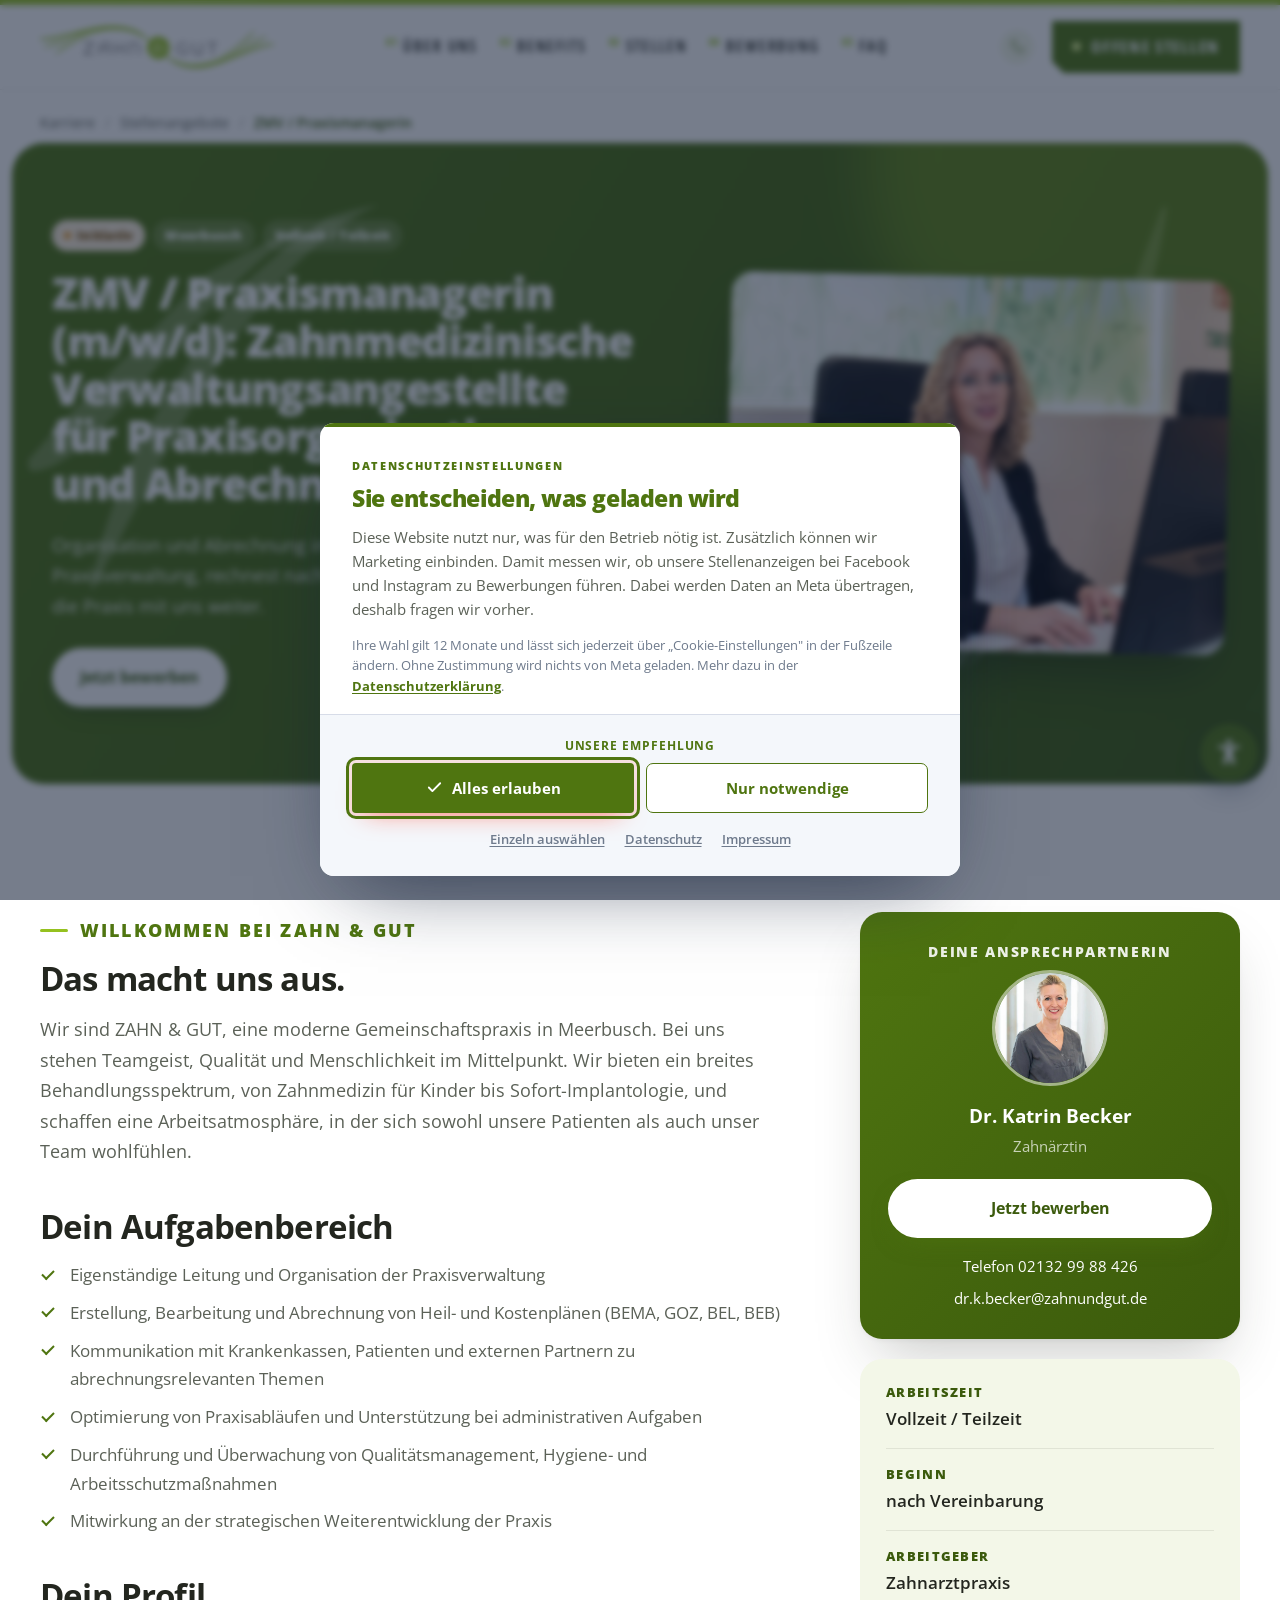
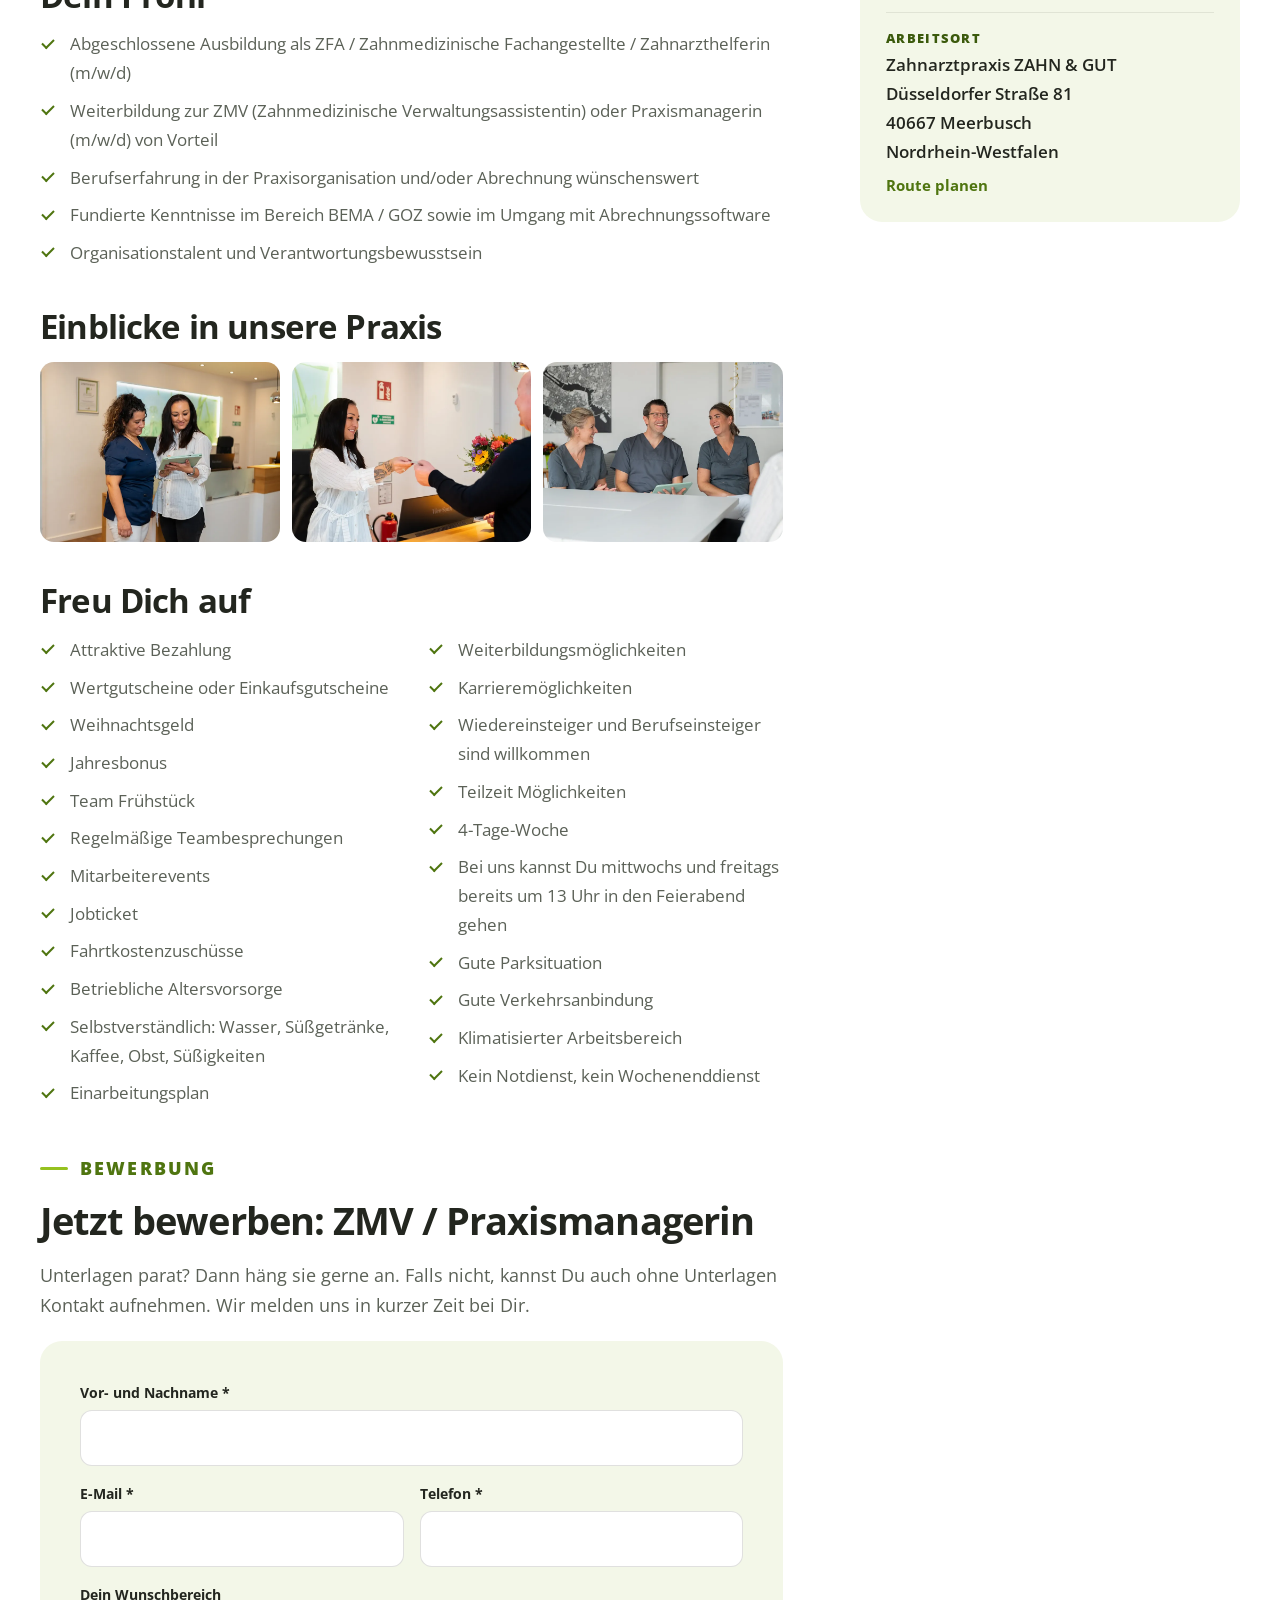
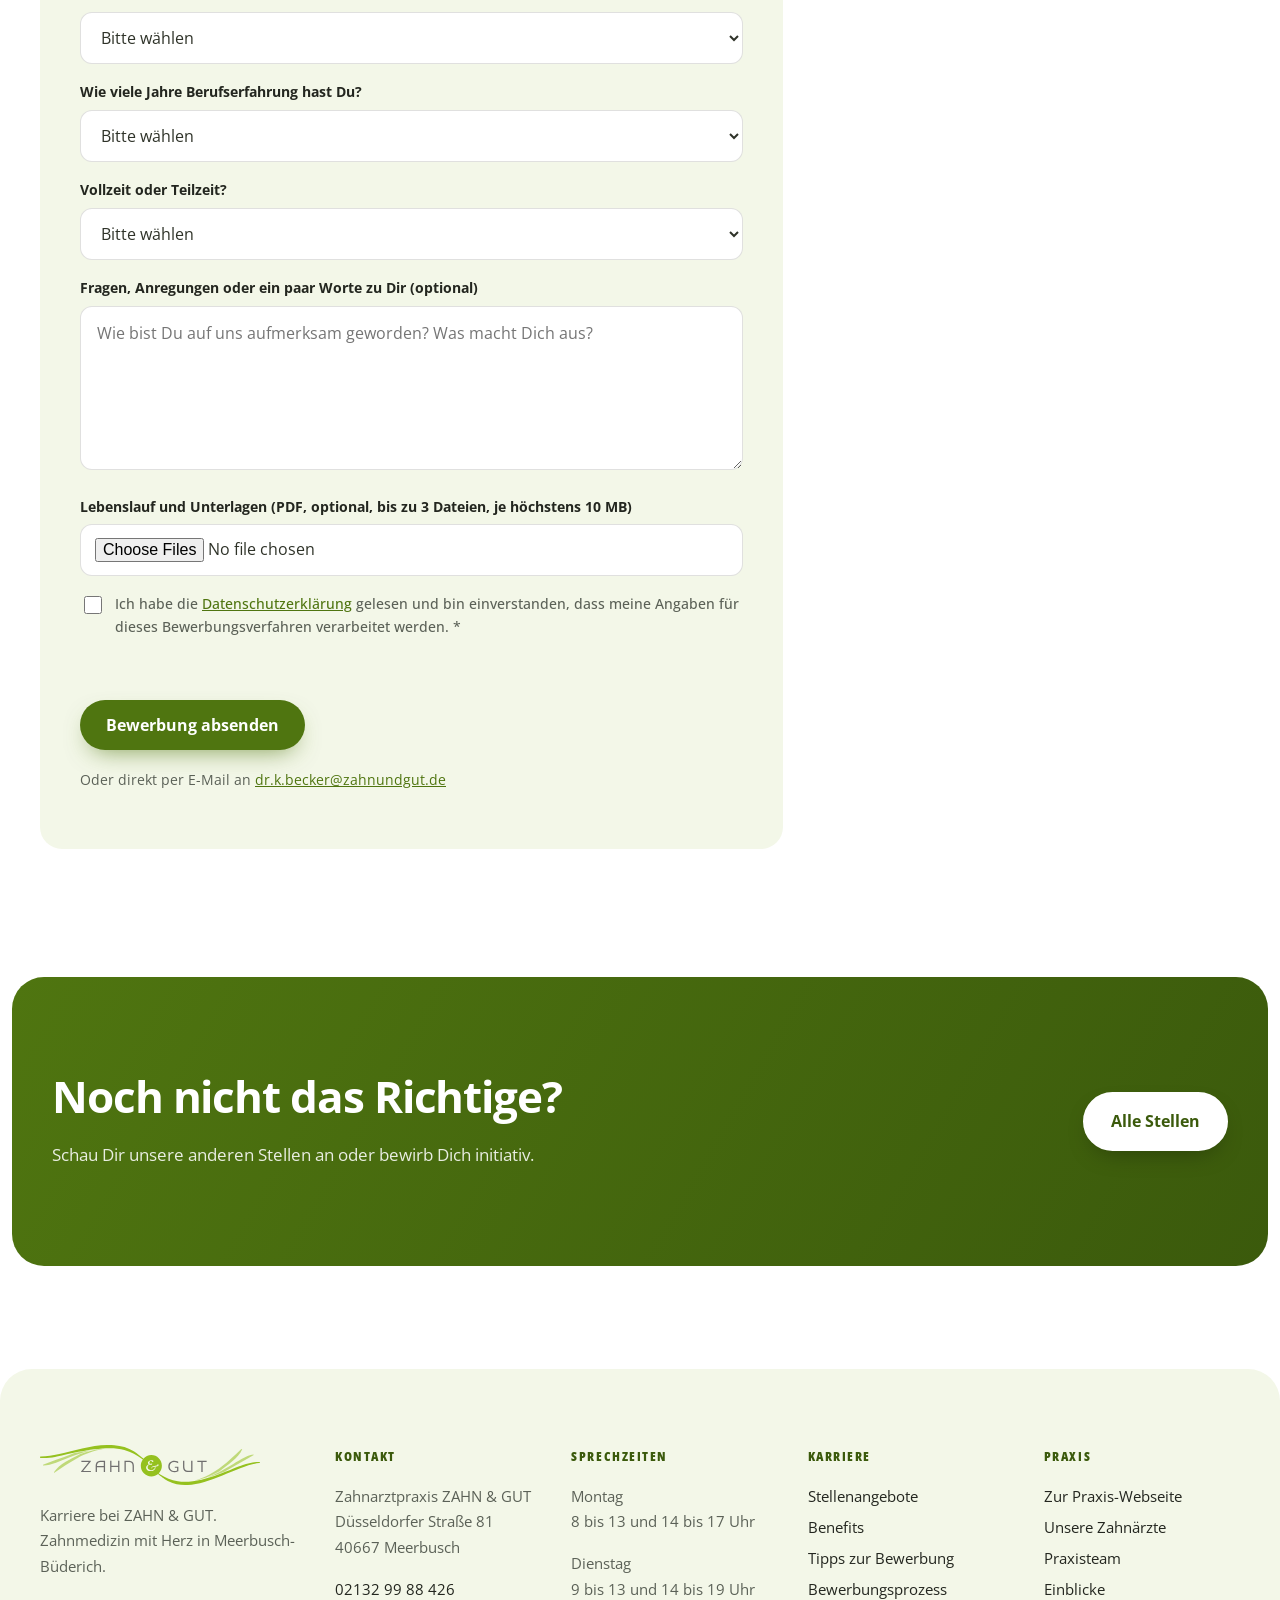
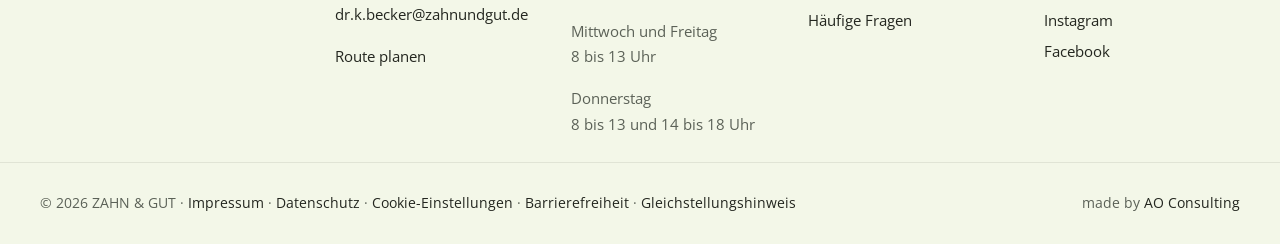
<file: website/stellen/zmv-praxismanagerin-meerbusch.html>
<!doctype html>
<html lang="de">
<head>
<meta charset="utf-8">
<meta name="viewport" content="width=device-width, initial-scale=1">
<title>ZMV / Praxismanagerin Meerbusch (m/w/d) | ZAHN &amp; GUT</title>
<meta name="description" content="ZMV / Praxismanagerin in Meerbusch bei ZAHN &amp; GUT: Organisation und Abrechnung in einer Hand: Du leitest die Praxisverwaltung, rechnest nach BEMA und GOZ…">
<meta name="robots" content="index, follow">
<link rel="canonical" href="https://karriere-zahnundgut.de/stellen/zmv-praxismanagerin-meerbusch.html">
<meta property="og:type" content="website">
<meta property="og:locale" content="de_DE">
<meta property="og:site_name" content="Karriere bei ZAHN &amp; GUT">
<meta property="og:title" content="ZMV / Praxismanagerin Meerbusch (m/w/d) | ZAHN &amp; GUT">
<meta property="og:description" content="ZMV / Praxismanagerin in Meerbusch bei ZAHN &amp; GUT: Organisation und Abrechnung in einer Hand: Du leitest die Praxisverwaltung, rechnest nach BEMA und GOZ…">
<meta property="og:url" content="https://karriere-zahnundgut.de/stellen/zmv-praxismanagerin-meerbusch.html">
<meta property="og:image" content="https://karriere-zahnundgut.de/assets/img/stelle-zmv.jpg">
<meta name="twitter:card" content="summary_large_image">
<meta name="theme-color" content="#2b2f27">
<link rel="icon" href="../assets/img/favicon-32.png" type="image/png" sizes="32x32">
<link rel="apple-touch-icon" href="../assets/img/apple-touch-icon.png">
<link rel="preload" href="../assets/fonts/open-sans-latin-wdth-normal.woff2" as="font" type="font/woff2" crossorigin>
<link rel="stylesheet" href="../assets/css/einwilligung.css?v=bdec8e14">
<link rel="stylesheet" href="../assets/css/barrierefreiheit.css?v=439c8efa">
<link rel="stylesheet" href="../assets/css/stil.css?v=6bf61de2">
<link rel="stylesheet" href="../assets/css/karriere.css?v=ff2c9c4a">
<link rel="stylesheet" href="../assets/css/frisch.css?v=c4b7437a">
<script type="application/ld+json">
{
  "@context": "https://schema.org/",
  "@type": "JobPosting",
  "title": "ZMV / Praxismanagerin (m/w/d): Zahnmedizinische Verwaltungsangestellte für Praxisorganisation und Abrechnung",
  "description": "<p><strong>Diese Stelle ist aktuell besetzt. Initiativbewerbungen sind ausdrücklich willkommen.</strong></p><p>Wir sind ZAHN &amp; GUT, eine moderne Gemeinschaftspraxis in Meerbusch. Bei uns stehen Teamgeist, Qualität und Menschlichkeit im Mittelpunkt. Wir bieten ein breites Behandlungsspektrum, von Zahnmedizin für Kinder bis Sofort-Implantologie, und schaffen eine Arbeitsatmosphäre, in der sich sowohl unsere Patienten als auch unser Team wohlfühlen.</p><h3>Dein Aufgabenbereich</h3><ul><li>Eigenständige Leitung und Organisation der Praxisverwaltung</li><li>Erstellung, Bearbeitung und Abrechnung von Heil- und Kostenplänen (BEMA, GOZ, BEL, BEB)</li><li>Kommunikation mit Krankenkassen, Patienten und externen Partnern zu abrechnungsrelevanten Themen</li><li>Optimierung von Praxisabläufen und Unterstützung bei administrativen Aufgaben</li><li>Durchführung und Überwachung von Qualitätsmanagement, Hygiene- und Arbeitsschutzmaßnahmen</li><li>Mitwirkung an der strategischen Weiterentwicklung der Praxis</li></ul><h3>Dein Profil</h3><ul><li>Abgeschlossene Ausbildung als ZFA / Zahnmedizinische Fachangestellte / Zahnarzthelferin (m/w/d)</li><li>Weiterbildung zur ZMV (Zahnmedizinische Verwaltungsassistentin) oder Praxismanagerin (m/w/d) von Vorteil</li><li>Berufserfahrung in der Praxisorganisation und/oder Abrechnung wünschenswert</li><li>Fundierte Kenntnisse im Bereich BEMA / GOZ sowie im Umgang mit Abrechnungssoftware</li><li>Organisationstalent und Verantwortungsbewusstsein</li></ul><h3>Wir bieten</h3><ul><li>Attraktive Bezahlung</li><li>Wertgutscheine oder Einkaufsgutscheine</li><li>Weihnachtsgeld</li><li>Jahresbonus</li><li>Team Frühstück</li><li>Regelmäßige Teambesprechungen</li><li>Mitarbeiterevents</li><li>Jobticket</li><li>Fahrtkostenzuschüsse</li><li>Betriebliche Altersvorsorge</li><li>Selbstverständlich: Wasser, Süßgetränke, Kaffee, Obst, Süßigkeiten</li><li>Einarbeitungsplan</li><li>Weiterbildungsmöglichkeiten</li><li>Karrieremöglichkeiten</li><li>Wiedereinsteiger und Berufseinsteiger sind willkommen</li><li>Teilzeit Möglichkeiten</li><li>4-Tage-Woche</li><li>Bei uns kannst Du mittwochs und freitags bereits um 13 Uhr in den Feierabend gehen</li><li>Gute Parksituation</li><li>Gute Verkehrsanbindung</li><li>Klimatisierter Arbeitsbereich</li><li>Kein Notdienst, kein Wochenenddienst</li></ul>",
  "identifier": {
    "@type": "PropertyValue",
    "name": "ZAHN & GUT",
    "value": "zmv-praxismanagerin-meerbusch"
  },
  "datePosted": "2026-10-07",
  "validThrough": "2026-11-21T23:59:59+02:00",
  "employmentType": [
    "FULL_TIME",
    "PART_TIME"
  ],
  "hiringOrganization": {
    "@type": "Organization",
    "name": "ZAHN & GUT",
    "sameAs": "https://zahnundgut.de",
    "logo": "https://karriere-zahnundgut.de/assets/img/logo.svg"
  },
  "jobLocation": {
    "@type": "Place",
    "address": {
      "@type": "PostalAddress",
      "streetAddress": "Düsseldorfer Straße 81",
      "addressLocality": "Meerbusch",
      "postalCode": "40667",
      "addressRegion": "Nordrhein-Westfalen",
      "addressCountry": "DE"
    }
  },
  "directApply": true,
  "url": "https://karriere-zahnundgut.de/stellen/zmv-praxismanagerin-meerbusch.html",
  "qualifications": "Abgeschlossene Ausbildung als ZFA / Zahnmedizinische Fachangestellte / Zahnarzthelferin (m/w/d)"
}
</script>
<script type="application/ld+json">
{"@context": "https://schema.org", "@type": "BreadcrumbList", "itemListElement": [{"@type": "ListItem", "position": 1, "name": "Karriere", "item": "https://karriere-zahnundgut.de/"}, {"@type": "ListItem", "position": 2, "name": "Offene Stellen", "item": "https://karriere-zahnundgut.de/#stellen"}, {"@type": "ListItem", "position": 3, "name": "ZMV / Praxismanagerin", "item": "https://karriere-zahnundgut.de/stellen/zmv-praxismanagerin-meerbusch.html"}]}
</script>
</head>
<body class="stellenseite">
<!-- generiert von scripts/bauen.py aus stellen/zmv-praxismanagerin-meerbusch.json. Nicht von Hand ändern, Änderungen in der JSON-Datei machen. -->

<a class="skip" href="#inhalt">Zum Inhalt springen</a>

<header class="kopf">
  <div class="kopf-band" aria-hidden="true"></div>
  <div class="wrap kopf-zeile">
    <a class="logo" href="../index.html" aria-label="ZAHN &amp; GUT Karriere, zur Startseite">
      <img class="logo-farbe" src="../assets/img/logo.svg" alt="ZAHN &amp; GUT" width="567" height="102">
    </a>
    <nav class="hauptnavi" id="navi" aria-label="Hauptnavigation">
      <a href="../index.html#ueber-uns"><span class="navi-nr" aria-hidden="true">01</span>Über uns</a>
      <a href="../index.html#benefits"><span class="navi-nr" aria-hidden="true">02</span>Benefits</a>
      <a href="../index.html#stellen"><span class="navi-nr" aria-hidden="true">03</span>Stellen</a>
      <a href="../index.html#tipps"><span class="navi-nr" aria-hidden="true">04</span>Bewerbung</a>
      <a href="../index.html#faq"><span class="navi-nr" aria-hidden="true">05</span>FAQ</a>
      <div class="navi-kontakt">
        <p>Fragen zur Bewerbung?</p>
        <a href="tel:+4921329988426">02132 99 88 426</a>
        <a href="mailto:dr.k.becker@zahnundgut.de">dr.k.becker@zahnundgut.de</a>
      </div>
    </nav>
    <a class="kopf-tel" href="tel:+4921329988426"><svg viewBox="0 0 48 48" fill="none" stroke="currentColor" stroke-width="2.2" stroke-linecap="round" stroke-linejoin="round" aria-hidden="true"><path d="M14 6l6 1 3 8-4 3a22 22 0 0 0 11 11l3-4 8 3 1 6c0 3-3 5-6 5C20 39 9 28 9 12c0-3 2-6 5-6z"/></svg><span>02132 99 88 426</span></a>
    <a class="kopf-jobs" href="../index.html#stellen"><span class="f-live" aria-hidden="true"></span>Offene Stellen</a>
    <button class="navi-schalter" aria-expanded="false" aria-controls="navi" aria-label="Menü öffnen"><span class="navi-text" aria-hidden="true">Menü</span><span class="navi-striche" aria-hidden="true"><i></i><i></i></span></button>
  </div>
</header>

<main id="inhalt">
  <nav class="wrap brotkrumen" aria-label="Brotkrümelnavigation">
    <a href="../index.html">Karriere</a> <span aria-hidden="true">/</span> <a href="../index.html#stellen">Stellenangebote</a> <span aria-hidden="true">/</span> <span aria-current="page">ZMV / Praxismanagerin</span>
  </nav>

  <!-- Kopf: grüne Fläche, links Text, rechts das Foto vollständig (kein Hintergrundbild, Wunsch Awan 07.10.2026) -->
  <section class="seitenkopf stelle-kopf stelle-kopf-gruen">
    <div class="wrap stelle-kopf-raster">
      <div class="seitenkopf-text">
        <p class="marken"><span class="marke marke-orange">Initiativ</span><span class="marke marke-grau">Meerbusch</span><span class="marke marke-grau">Vollzeit / Teilzeit</span></p>
        <h1>ZMV / Praxismanagerin (m/w/d): Zahnmedizinische Verwaltungsangestellte für Praxisorganisation und Abrechnung</h1>
        <p class="lead">Organisation und Abrechnung in einer Hand: Du leitest die Praxisverwaltung, rechnest nach BEMA und GOZ ab und entwickelst die Praxis mit uns weiter.</p>
        <div class="knoepfe">
          <a class="knopf knopf-hell" href="#bewerben">Jetzt bewerben</a>
          
        </div>
      </div>
      <figure class="stelle-kopf-bild"><picture><source srcset="../assets/img/stelle-zmv.webp" type="image/webp"><img src="../assets/img/stelle-zmv.jpg" alt="Mitarbeiterin am Schreibtisch in der Praxisverwaltung" width="1200" height="900" fetchpriority="high"></picture></figure>
    </div>
  </section>

  <!-- Zweispaltig: links Text und Formular, rechts klebend Ansprechpartnerin und Eckdaten.
       Auf dem Handy stehen Ansprechpartnerin und Eckdaten zuerst, damit der Kontakt oben bleibt. -->
  <div class="wrap abschnitt stelle-raster">
    <div class="stelle-text">
      <div class="text-block">
        <p class="dachzeile">Willkommen bei ZAHN &amp; GUT</p>
        <h2>Das macht uns aus.</h2>
        <p>Wir sind ZAHN &amp; GUT, eine moderne Gemeinschaftspraxis in Meerbusch. Bei uns stehen Teamgeist, Qualität und Menschlichkeit im Mittelpunkt. Wir bieten ein breites Behandlungsspektrum, von Zahnmedizin für Kinder bis Sofort-Implantologie, und schaffen eine Arbeitsatmosphäre, in der sich sowohl unsere Patienten als auch unser Team wohlfühlen.</p>
      </div>

      <div class="text-block">
        <h2>Dein Aufgabenbereich</h2>
        <ul class="haken-liste"><li>Eigenständige Leitung und Organisation der Praxisverwaltung</li><li>Erstellung, Bearbeitung und Abrechnung von Heil- und Kostenplänen (BEMA, GOZ, BEL, BEB)</li><li>Kommunikation mit Krankenkassen, Patienten und externen Partnern zu abrechnungsrelevanten Themen</li><li>Optimierung von Praxisabläufen und Unterstützung bei administrativen Aufgaben</li><li>Durchführung und Überwachung von Qualitätsmanagement, Hygiene- und Arbeitsschutzmaßnahmen</li><li>Mitwirkung an der strategischen Weiterentwicklung der Praxis</li></ul>
      </div>

      <div class="text-block">
        <h2>Dein Profil</h2>
        <ul class="haken-liste"><li>Abgeschlossene Ausbildung als ZFA / Zahnmedizinische Fachangestellte / Zahnarzthelferin (m/w/d)</li><li>Weiterbildung zur ZMV (Zahnmedizinische Verwaltungsassistentin) oder Praxismanagerin (m/w/d) von Vorteil</li><li>Berufserfahrung in der Praxisorganisation und/oder Abrechnung wünschenswert</li><li>Fundierte Kenntnisse im Bereich BEMA / GOZ sowie im Umgang mit Abrechnungssoftware</li><li>Organisationstalent und Verantwortungsbewusstsein</li></ul>
      </div>

      <div class="text-block einblicke"><h2>Einblicke in unsere Praxis</h2><div class="einblicke-raster"><figure><picture><source srcset="../assets/img/einblick-15.webp" type="image/webp"><img src="../assets/img/einblick-15.jpg" alt="Zwei Kolleginnen am Empfang mit Tablet" width="900" height="675" loading="lazy" decoding="async"></picture></figure><figure><picture><source srcset="../assets/img/einblick-29.webp" type="image/webp"><img src="../assets/img/einblick-29.jpg" alt="Mitarbeiterin am Empfang reicht einem Patienten eine Karte" width="900" height="675" loading="lazy" decoding="async"></picture></figure><figure><picture><source srcset="../assets/img/einblick-59.webp" type="image/webp"><img src="../assets/img/einblick-59.jpg" alt="Teambesprechung am Tisch" width="900" height="675" loading="lazy" decoding="async"></picture></figure></div></div>

      <div class="text-block">
        <h2>Freu Dich auf</h2>
        <ul class="haken-liste benefits-liste"><li>Attraktive Bezahlung</li><li>Wertgutscheine oder Einkaufsgutscheine</li><li>Weihnachtsgeld</li><li>Jahresbonus</li><li>Team Frühstück</li><li>Regelmäßige Teambesprechungen</li><li>Mitarbeiterevents</li><li>Jobticket</li><li>Fahrtkostenzuschüsse</li><li>Betriebliche Altersvorsorge</li><li>Selbstverständlich: Wasser, Süßgetränke, Kaffee, Obst, Süßigkeiten</li><li>Einarbeitungsplan</li><li>Weiterbildungsmöglichkeiten</li><li>Karrieremöglichkeiten</li><li>Wiedereinsteiger und Berufseinsteiger sind willkommen</li><li>Teilzeit Möglichkeiten</li><li>4-Tage-Woche</li><li>Bei uns kannst Du mittwochs und freitags bereits um 13 Uhr in den Feierabend gehen</li><li>Gute Parksituation</li><li>Gute Verkehrsanbindung</li><li>Klimatisierter Arbeitsbereich</li><li>Kein Notdienst, kein Wochenenddienst</li></ul>
      </div>

      <div id="bewerben" class="bewerben">
        <p class="dachzeile">Bewerbung</p>
        <h2>Jetzt bewerben: ZMV / Praxismanagerin</h2>
        <p>Unterlagen parat? Dann häng sie gerne an. Falls nicht, kannst Du auch ohne Unterlagen Kontakt aufnehmen. Wir melden uns in kurzer Zeit bei Dir.</p>

        <form class="formular bewerbungsformular" action="../bewerbung-senden.php" method="post" enctype="multipart/form-data" novalidate data-max-mb="10" data-max-dateien="3">
          <input type="hidden" name="stelle" value="zmv-praxismanagerin-meerbusch">
          <input type="hidden" name="zeit" value="">
          <div class="honigtopf" aria-hidden="true">
            <label>Webseite <input type="text" name="webseite" tabindex="-1" autocomplete="off"></label>
          </div>

          <div class="feld">
            <label for="name">Vor- und Nachname *</label>
            <input id="name" name="name" type="text" required autocomplete="name">
          </div>
          <div class="feld-reihe">
            <div class="feld">
              <label for="email">E-Mail *</label>
              <input id="email" name="email" type="email" required autocomplete="email">
            </div>
            <div class="feld">
              <label for="telefon">Telefon *</label>
              <input id="telefon" name="telefon" type="tel" required autocomplete="tel">
            </div>
          </div>

          <div class="feld"><label for="zf-wunschbereich">Dein Wunschbereich</label><select id="zf-wunschbereich" name="zusatz[wunschbereich]"><option value="">Bitte wählen</option><option value="Praxismanagement">Praxismanagement</option><option value="Abrechnung">Abrechnung</option><option value="Beides">Beides</option></select></div>
<div class="feld"><label for="zf-erfahrung">Wie viele Jahre Berufserfahrung hast Du?</label><select id="zf-erfahrung" name="zusatz[erfahrung]"><option value="">Bitte wählen</option><option value="Keine Erfahrung">Keine Erfahrung</option><option value="1 bis 3 Jahre">1 bis 3 Jahre</option><option value="3 bis 5 Jahre">3 bis 5 Jahre</option><option value="Mehr als 5 Jahre">Mehr als 5 Jahre</option></select></div>
<div class="feld"><label for="zf-umfang">Vollzeit oder Teilzeit?</label><select id="zf-umfang" name="zusatz[umfang]"><option value="">Bitte wählen</option><option value="Vollzeit">Vollzeit</option><option value="Teilzeit">Teilzeit</option><option value="Bin noch offen">Bin noch offen</option></select></div>

          <div class="feld">
            <label for="nachricht">Fragen, Anregungen oder ein paar Worte zu Dir (optional)</label>
            <textarea id="nachricht" name="nachricht" rows="5" placeholder="Wie bist Du auf uns aufmerksam geworden? Was macht Dich aus?"></textarea>
          </div>

          <div class="feld">
            <label for="unterlagen">Lebenslauf und Unterlagen (PDF, optional, bis zu 3 Dateien, je höchstens 10 MB)</label>
            <input id="unterlagen" name="unterlagen[]" type="file" accept="application/pdf,.pdf" multiple>
          </div>

          <div class="feld feld-zustimmung">
            <label>
              <input type="checkbox" name="datenschutz" value="ja" required>
              <span>Ich habe die <a href="../rechtliches/datenschutz.html" target="_blank" rel="noopener">Datenschutzerklärung</a> gelesen und bin einverstanden, dass meine Angaben für dieses Bewerbungsverfahren verarbeitet werden. *</span>
            </label>
          </div>

          <p class="formular-meldung" role="status" aria-live="polite"></p>
          <button class="knopf" type="submit">Bewerbung absenden</button>
          <p class="klein">Oder direkt per E-Mail an <a href="mailto:dr.k.becker@zahnundgut.de?subject=Bewerbung:%20ZMV%20/%20Praxismanagerin">dr.k.becker@zahnundgut.de</a></p>
        </form>
      </div>
    </div>

    <aside class="stelle-seite" aria-label="Ansprechpartnerin und Eckdaten">
      <div class="ansprech-karte"><p class="klein-titel">Deine Ansprechpartnerin</p><img src="../assets/img/ansprechpartner.jpg" alt="Dr. Katrin Becker" width="116" height="116" loading="lazy"><p class="ansprech-name"><strong>Dr. Katrin Becker</strong><br><span>Zahnärztin</span></p><a class="knopf" href="#bewerben">Jetzt bewerben</a><p class="ansprech-kontakt"><a href="tel:+4921329988426">Telefon 02132 99 88 426</a></p><p class="ansprech-kontakt"><a href="mailto:dr.k.becker@zahnundgut.de">dr.k.becker@zahnundgut.de</a></p></div>
      <dl class="fakten">
        <div><dt>Arbeitszeit</dt><dd>Vollzeit / Teilzeit</dd></div>
        <div><dt>Beginn</dt><dd>nach Vereinbarung</dd></div>
        
        <div><dt>Arbeitgeber</dt><dd>Zahnarztpraxis</dd></div>
        <div><dt>Arbeitsort</dt><dd><address>Zahnarztpraxis ZAHN &amp; GUT<br>Düsseldorfer Straße 81<br>40667 Meerbusch<br>Nordrhein-Westfalen</address>
          <a class="mehr" href="https://www.google.com/maps/dir/?api=1&amp;destination=Düsseldorfer Straße 81%2C%2040667%20Meerbusch" rel="noopener" target="_blank">Route planen</a></dd></div>
      </dl>
    </aside>
  </div>

  <section class="band band-dunkel">
    <div class="wrap band-zeile">
      <div>
        <h2>Noch nicht das Richtige?</h2>
        <p>Schau Dir unsere anderen Stellen an oder bewirb Dich initiativ.</p>
      </div>
      <div class="knoepfe"><a class="knopf knopf-hell" href="../index.html#stellen">Alle Stellen</a></div>
    </div>
  </section>
</main>

<footer class="fuss">
  <div class="wrap fuss-raster">
    <div class="fuss-marke">
      <img src="../assets/img/logo.svg" alt="ZAHN &amp; GUT" width="567" height="102" loading="lazy">
      <p>Karriere bei ZAHN &amp; GUT. Zahnmedizin mit Herz in Meerbusch-Büderich.</p>
    </div>
    <div>
      <p class="fuss-titel">Kontakt</p>
      <p>Zahnarztpraxis ZAHN&nbsp;&amp;&nbsp;GUT<br>Düsseldorfer Straße 81<br>40667 Meerbusch</p>
      <p><a href="tel:+4921329988426">02132 99 88 426</a><br><a href="mailto:dr.k.becker@zahnundgut.de">dr.k.becker@zahnundgut.de</a></p>
      <p><a href="https://www.google.com/maps/dir/?api=1&amp;destination=D%C3%BCsseldorfer%20Stra%C3%9Fe%2081%2C%2040667%20Meerbusch" rel="noopener" target="_blank">Route planen</a></p>
    </div>
    <div>
      <p class="fuss-titel">Sprechzeiten</p>
      <p>Montag<br>8 bis 13 und 14 bis 17 Uhr</p>
      <p>Dienstag<br>9 bis 13 und 14 bis 19 Uhr</p>
      <p>Mittwoch und Freitag<br>8 bis 13 Uhr</p>
      <p>Donnerstag<br>8 bis 13 und 14 bis 18 Uhr</p>
    </div>
    <div>
      <p class="fuss-titel">Karriere</p>
      <ul class="fuss-liste">
        <li><a href="../index.html#stellen">Stellenangebote</a></li>
        <li><a href="../index.html#benefits">Benefits</a></li>
        <li><a href="../index.html#tipps">Tipps zur Bewerbung</a></li>
        <li><a href="../index.html#prozess">Bewerbungsprozess</a></li>
        <li><a href="../index.html#faq">Häufige Fragen</a></li>
      </ul>
    </div>
    <div>
      <p class="fuss-titel">Praxis</p>
      <ul class="fuss-liste">
        <li><a href="https://zahnundgut.de/" rel="noopener" target="_blank">Zur Praxis-Webseite</a></li>
        <li><a href="https://zahnundgut.de/zahn-und-gut--zahnaerzte--dr-katrin-becker.html" rel="noopener" target="_blank">Unsere Zahnärzte</a></li>
        <li><a href="https://zahnundgut.de/zahn-und-gut--praxis--praxisteam.html" rel="noopener" target="_blank">Praxisteam</a></li>
        <li><a href="https://zahnundgut.de/zahn-und-gut--praxis--praxiseinblicke.html" rel="noopener" target="_blank">Einblicke</a></li>
        <li><a href="https://www.instagram.com/zahnarztpraxis_zahnundgut" rel="noopener" target="_blank">Instagram</a></li>
        <li><a href="https://www.facebook.com/zahnundgut" rel="noopener" target="_blank">Facebook</a></li>
      </ul>
    </div>
  </div>
  <div class="wrap fuss-unten">
    <p>© <span data-jahr>2026</span> ZAHN &amp; GUT · <a href="../rechtliches/impressum.html">Impressum</a> · <a href="../rechtliches/datenschutz.html">Datenschutz</a><span data-einwilligung-huelle> · <button type="button" class="ein-ausloeser" data-einwilligung-oeffnen>Cookie-Einstellungen</button></span> · <a href="../rechtliches/barrierefreiheit.html">Barrierefreiheit</a> · <a href="../rechtliches/gleichstellungshinweis.html">Gleichstellungshinweis</a></p>
    <p>made by <a href="https://ao-consult.de" rel="noopener">AO Consulting</a></p>
  </div>
  <nav class="schnellleiste" aria-label="Schnellzugriff">
    <a href="tel:+4921329988426"><svg class="ikon-klein" viewBox="0 0 48 48" fill="none" stroke="currentColor" stroke-width="2" stroke-linecap="round" stroke-linejoin="round" aria-hidden="true"><path d="M14 6l6 1 3 8-4 3a22 22 0 0 0 11 11l3-4 8 3 1 6c0 3-3 5-6 5C20 39 9 28 9 12c0-3 2-6 5-6z"/></svg><span>Anrufen</span></a>
    <a href="mailto:dr.k.becker@zahnundgut.de?subject=Bewerbung"><svg class="ikon-klein" viewBox="0 0 48 48" fill="none" stroke="currentColor" stroke-width="2" stroke-linecap="round" stroke-linejoin="round" aria-hidden="true"><rect x="6" y="11" width="36" height="26" rx="4"/><path d="M7 13l17 13 17-13"/></svg><span>E-Mail</span></a>
    <a href="../index.html#stellen"><svg class="ikon-klein" viewBox="0 0 48 48" fill="none" stroke="currentColor" stroke-width="2" stroke-linecap="round" stroke-linejoin="round" aria-hidden="true"><path d="M10 24h28M28 14l10 10-10 10"/></svg><span>Stellen</span></a>
  </nav>
</footer>


<script src="../assets/js/konfiguration.js?v=e868f275"></script>
<script src="../assets/js/ao-konfiguration.js?v=724d4877" defer></script>
<script src="../assets/js/einwilligung.js?v=a00ceaa6" defer></script>
<script src="../assets/js/messung.js?v=e7f94acc" defer></script>
<script src="../assets/js/barrierefreiheit.js?v=6e360ef9" defer></script>
<script src="../assets/js/app.js?v=10bfb88c" defer></script>
<script src="../assets/js/statistik.js?v=57d46b9d" defer></script>
</body>
</html>
</file>
<file: website/assets/css/einwilligung.css>
/* ============================================================================
   EINWILLIGUNGSBANNER (Cookie-Banner)
   Wiederverwendbar für alle Websites von AO Consulting.
   Zwei Dateien einbinden, sonst nichts:
     <link rel="stylesheet" href="assets/einwilligung.css">
     <script src="assets/einwilligung.js" defer></script>
   Die Oberfläche baut das Skript selbst, das HTML bleibt unberührt.

   Farben kommen aus der Seite, falls --navy und --coral definiert sind.
   Sonst greifen die Ersatzwerte hier.
   ============================================================================ */

:root{
  --ein-navy: var(--navy, #243D6F);
  --ein-navy-tief: var(--navy-deep, #1A2C4F);
  --ein-navy-tinte: var(--navy-ink, #132038);
  --ein-coral: var(--coral, #FD6E5D);
  --ein-coral-dunkel: var(--coral-dark, #E85947);
  --ein-text: #3D4759;
  --ein-grau: #6E7A8C;
  --ein-linie: rgba(36,61,111,.14);
  --ein-hell: #F4F7FB;
  --ein-radius: 14px;
}

/* ---------- Abdunklung ---------- */
.ein-hinter{
  position:fixed;inset:0;z-index:2147483100;
  background:rgba(19,32,56,.58);
  backdrop-filter:blur(3px);
  display:flex;align-items:flex-end;justify-content:center;
  padding:24px;
  /* Geschlossen ist die Abdunklung unsichtbar UND klickdurchlässig,
     sonst blockiert sie die ganze Seite. */
  opacity:0;visibility:hidden;pointer-events:none;
  transition:opacity .28s ease,visibility .28s ease;
}
.ein-hinter[data-offen="true"]{opacity:1;visibility:visible;pointer-events:auto}
/* Beim Feinjustieren steht die Karte mittig, sie ist dann höher */
.ein-hinter[data-sicht="details"]{align-items:center}

/* ---------- Karte ---------- */
.ein-karte{
  width:min(100%, 640px);max-height:calc(100vh - 48px);
  background:#fff;color:var(--ein-text);
  border-radius:var(--ein-radius);
  box-shadow:0 30px 80px -30px rgba(19,32,56,.7);
  display:flex;flex-direction:column;overflow:hidden;
  font-family:inherit;font-size:15px;line-height:1.6;
  transform:translateY(22px);transition:transform .28s cubic-bezier(.4,0,.2,1);
}
.ein-hinter[data-offen="true"] .ein-karte{transform:translateY(0)}
.ein-hinter[data-sicht="details"] .ein-karte{width:min(100%, 720px)}

/* Schmaler Farbstreifen oben in der CI */
.ein-karte::before{
  content:"";display:block;height:4px;flex:none;
  background:linear-gradient(90deg,var(--ein-coral) 0%,var(--ein-navy) 100%);
}

.ein-koerper{padding:30px 32px 4px;overflow-y:auto;flex:1 1 auto;-webkit-overflow-scrolling:touch}

.ein-kicker{
  font-size:.7rem;font-weight:800;letter-spacing:.15em;text-transform:uppercase;
  color:var(--ein-coral);display:block;margin-bottom:10px;
}
.ein-karte h2{
  margin:0 0 12px;font-size:1.42rem;font-weight:800;color:var(--ein-navy);
  letter-spacing:-.02em;line-height:1.2;
}
.ein-karte p{margin:0 0 14px}
.ein-karte a{color:var(--ein-navy);font-weight:700;text-decoration:underline;text-underline-offset:2px}
.ein-karte a:hover{color:var(--ein-coral)}
.ein-fein{font-size:.83rem;color:var(--ein-grau);line-height:1.55}

/* ---------- Knopfleiste ---------- */
.ein-fuss{
  padding:22px 32px 26px;background:var(--ein-hell);
  border-top:1px solid var(--ein-linie);flex:none;
}
.ein-knoepfe{display:grid;grid-template-columns:1fr 1fr;gap:12px}
.ein-knopf{
  display:inline-flex;align-items:center;justify-content:center;gap:9px;
  padding:15px 22px;border-radius:7px;border:1.5px solid transparent;
  font:inherit;font-weight:700;font-size:.95rem;line-height:1.2;text-align:center;
  cursor:pointer;text-decoration:none;
  transition:background .18s ease,color .18s ease,border-color .18s ease,transform .18s ease;
}
.ein-knopf:hover{transform:translateY(-2px)}
.ein-knopf:focus-visible{outline:3px solid var(--ein-navy);outline-offset:3px}
.ein-knopf svg{width:17px;height:17px;flex:none}

/* Empfehlung: gefüllt in Coral, mit Haken und Rahmenring.
   Ablehnen steht daneben, gleich groß und gleich gut erreichbar. */
.ein-knopf--alle{
  background:var(--ein-coral);color:#fff;
  box-shadow:0 12px 26px -14px rgba(253,110,93,.95), 0 0 0 4px rgba(253,110,93,.16);
}
.ein-knopf--alle:hover{background:var(--ein-coral-dunkel)}
.ein-knopf--alle:focus-visible{outline-color:var(--ein-coral)}
.ein-knopf--notwendig{background:#fff;border-color:var(--ein-navy);color:var(--ein-navy)}
.ein-knopf--notwendig:hover{background:var(--ein-navy);color:#fff}
.ein-knopf--speichern{background:var(--ein-navy);color:#fff}
.ein-knopf--speichern:hover{background:var(--ein-navy-tief)}

.ein-empfehlung{
  display:block;text-align:center;font-size:.72rem;font-weight:700;
  letter-spacing:.08em;text-transform:uppercase;color:var(--ein-coral);
  margin-bottom:7px;
}

.ein-nebenlinks{
  display:flex;flex-wrap:wrap;align-items:center;justify-content:center;
  gap:8px 20px;margin-top:16px;font-size:.82rem;
}
.ein-nebenlinks a,.ein-nebenlinks button{
  background:none;border:0;padding:0;font:inherit;font-size:.82rem;
  color:var(--ein-grau);text-decoration:underline;text-underline-offset:2px;
  cursor:pointer;font-weight:600;
}
.ein-nebenlinks a:hover,.ein-nebenlinks button:hover{color:var(--ein-navy)}
.ein-nebenlinks a:focus-visible,.ein-nebenlinks button:focus-visible{
  outline:2px solid var(--ein-navy);outline-offset:3px;border-radius:2px;
}

/* ---------- Kategorien ---------- */
.ein-liste{display:grid;gap:11px;margin:22px 0 4px}
.ein-gruppe{border:1.5px solid var(--ein-linie);border-radius:10px;overflow:hidden}
.ein-gruppe__kopf{
  display:flex;align-items:flex-start;gap:14px;padding:15px 17px;
}
.ein-gruppe__text{flex:1 1 auto;min-width:0}
.ein-gruppe__name{
  display:block;font-size:.97rem;font-weight:800;color:var(--ein-navy);
  letter-spacing:-.01em;margin-bottom:3px;
}
.ein-gruppe__kurz{display:block;font-size:.85rem;color:var(--ein-grau);line-height:1.5}

/* Schalter */
.ein-schalter{
  flex:none;width:50px;height:28px;border-radius:100px;border:0;cursor:pointer;
  background:#C7D0DE;position:relative;transition:background .2s ease;padding:0;
}
.ein-schalter::after{
  content:"";position:absolute;top:3px;left:3px;width:22px;height:22px;
  border-radius:50%;background:#fff;box-shadow:0 2px 5px rgba(19,32,56,.28);
  transition:transform .2s cubic-bezier(.4,0,.2,1);
}
.ein-schalter[aria-checked="true"]{background:var(--ein-coral)}
.ein-schalter[aria-checked="true"]::after{transform:translateX(22px)}
.ein-schalter:focus-visible{outline:3px solid var(--ein-navy);outline-offset:3px}
/* Pflichtkategorie: klar sichtbar an, aber nicht umschaltbar.
   Navy statt Coral, damit "gesperrt" und "vom Nutzer erlaubt" unterscheidbar sind. */
.ein-schalter[disabled]{background:var(--ein-navy);opacity:1;cursor:default}
.ein-schalter[disabled]::after{transform:translateX(22px)}
.ein-immer{
  display:inline-block;margin-top:6px;padding:3px 9px;border-radius:100px;
  background:rgba(36,61,111,.09);color:var(--ein-navy);
  font-size:.68rem;font-weight:800;letter-spacing:.07em;text-transform:uppercase;
}

/* Aufklappbare Dienstliste */
.ein-mehr{
  display:block;width:100%;text-align:left;background:var(--ein-hell);border:0;
  border-top:1px solid var(--ein-linie);padding:11px 17px;
  font:inherit;font-size:.8rem;font-weight:700;color:var(--ein-navy);cursor:pointer;
}
.ein-mehr:hover{background:#EAF0F8}
.ein-mehr:focus-visible{outline:3px solid var(--ein-navy);outline-offset:-3px}
.ein-mehr::after{content:" ▾";color:var(--ein-coral)}
.ein-mehr[aria-expanded="true"]::after{content:" ▴"}
.ein-dienste{padding:4px 17px 15px;background:var(--ein-hell);border-top:1px solid var(--ein-linie)}
.ein-dienst{padding:12px 0;border-bottom:1px solid var(--ein-linie)}
.ein-dienst:last-child{border-bottom:0;padding-bottom:2px}
.ein-dienst__name{font-weight:800;color:var(--ein-navy);font-size:.88rem;display:block;margin-bottom:6px}
.ein-dienst dl{margin:0;display:grid;grid-template-columns:auto 1fr;gap:3px 12px;font-size:.79rem}
.ein-dienst dt{color:var(--ein-grau);font-weight:700}
.ein-dienst dd{margin:0;color:var(--ein-text)}

/* ---------- Bestätigung nach dem Speichern ---------- */
.ein-notiz{
  display:flex;align-items:center;gap:10px;margin:0 0 14px;padding:12px 15px;
  background:var(--ein-hell);border-left:3px solid var(--ein-coral);border-radius:6px;
  font-size:.85rem;color:var(--ein-text);
}
.ein-notiz svg{width:18px;height:18px;color:var(--ein-coral);flex:none}

/* ---------- Späterer Zugang über die Fußzeile ---------- */
.ein-ausloeser{
  background:none;border:0;padding:0;margin:0;font:inherit;color:inherit;
  cursor:pointer;text-decoration:none;text-align:left;
  transition:color .2s ease;
}
.ein-ausloeser:focus-visible{outline:2px solid var(--ein-coral);outline-offset:3px;border-radius:2px}
.ein-ausloeser:hover{color:var(--ein-coral)}

/* Solange das Banner offen ist, rutscht der Barrierefreiheits-Knopf nach oben,
   damit er nicht darunter verschwindet. */
html.ein-offen .bf-knopf{transform:translateY(-96px)}

/* Platzhalter für blockierte Einbettungen (Karte, Video) */
.ein-sperre{
  display:flex;flex-direction:column;align-items:center;justify-content:center;
  gap:13px;text-align:center;padding:32px 24px;height:100%;
  background:repeating-linear-gradient(45deg,rgba(36,61,111,.045) 0 2px,transparent 2px 11px),var(--ein-hell);
}
.ein-sperre svg{width:38px;height:38px;color:var(--ein-coral)}
.ein-sperre__titel{font-weight:800;color:var(--ein-navy);font-size:1.02rem;margin:0}
.ein-sperre__text{font-size:.82rem;color:var(--ein-grau);max-width:46ch;margin:0;line-height:1.5}

@media (max-width:600px){
  .ein-hinter{padding:0;align-items:flex-end}
  .ein-karte{
    width:100%;max-height:92vh;
    border-radius:var(--ein-radius) var(--ein-radius) 0 0;
  }
  .ein-koerper{padding:24px 22px 4px}
  .ein-fuss{padding:18px 22px 22px}
  .ein-knoepfe{grid-template-columns:1fr}
  .ein-karte h2{font-size:1.24rem}
  html.ein-offen .bf-knopf{transform:none;opacity:0;pointer-events:none}
}

/* Wer im Betriebssystem weniger Bewegung wünscht, bekommt sie auch hier nicht */
@media (prefers-reduced-motion:reduce){
  .ein-hinter,.ein-karte,.ein-knopf,.ein-schalter,.ein-schalter::after{transition:none}
  .ein-knopf:hover{transform:none}
}
</file>
<file: website/assets/css/barrierefreiheit.css>
/* ============================================================================
   BARRIEREFREIHEITS-WIDGET
   Wiederverwendbar für alle Websites von AO Consulting.
   Zwei Dateien einbinden, sonst nichts:
     <link rel="stylesheet" href="assets/barrierefreiheit.css">
     <script src="assets/barrierefreiheit.js" defer></script>
   Die Bedienoberfläche baut das Skript selbst, das HTML bleibt unberührt.

   Farben werden aus der Seite übernommen, falls --navy und --coral
   definiert sind. Sonst greifen die Ersatzwerte hier.
   ============================================================================ */

:root{
  --bf-navy: var(--navy, #243D6F);
  --bf-navy-dark: var(--navy-ink, #132038);
  --bf-akzent: var(--coral, #FD6E5D);
  --bf-linie: rgba(36,61,111,.14);
  --bf-text: #3D4759;
  --bf-grau: #6E7A8C;
  --bf-hell: #F4F7FB;
  --bf-breite: 372px;
  /* Skalierung für Schrift, Zeilen und Buchstaben */
  --bf-schrift: 1;
  --bf-zeile: 1;
  --bf-buchstabe: 0em;
}

/* ---------- Auslöser ---------- */
.bf-knopf{
  position:fixed;right:22px;bottom:22px;z-index:2147483000;
  width:58px;height:58px;border-radius:50%;border:0;cursor:pointer;
  background:var(--bf-navy);color:#fff;
  display:grid;place-items:center;
  box-shadow:0 10px 30px -8px rgba(19,32,56,.55);
  transition:transform .2s ease, background .2s ease;
}
.bf-knopf:hover{transform:scale(1.07);background:var(--bf-navy-dark)}
.bf-knopf svg{width:30px;height:30px}
.bf-knopf:focus-visible{outline:3px solid var(--bf-akzent);outline-offset:3px}
html.bf-links .bf-knopf{right:auto;left:22px}

/* ---------- Panel ---------- */
.bf-panel{
  position:fixed;top:0;right:0;bottom:0;z-index:2147483001;
  width:min(var(--bf-breite), 100vw);
  background:#fff;color:var(--bf-text);
  box-shadow:-14px 0 44px -18px rgba(19,32,56,.5);
  transform:translateX(100%);transition:transform .3s cubic-bezier(.4,0,.2,1),visibility 0s .3s;
  display:flex;flex-direction:column;
  font-family:inherit;font-size:15px;line-height:1.5;
  /* Geschlossen wirklich aus dem Weg: sonst steht das Fenster rechts neben
     der Seite und erzeugt bei 390 px ein paar Pixel seitliches Scrollen. */
  visibility:hidden;
}
html.bf-links .bf-panel{right:auto;left:0;transform:translateX(-100%);
  box-shadow:14px 0 44px -18px rgba(19,32,56,.5)}
.bf-panel[data-offen="true"],
html.bf-links .bf-panel[data-offen="true"]{transform:translateX(0);visibility:visible;transition:transform .3s cubic-bezier(.4,0,.2,1),visibility 0s}
/* Die zweite Zeile ist nötig: „html.bf-links .bf-panel“ ist spezifischer und hielt das Panel auf der
   linken Seite sonst dauerhaft aus dem Bild geschoben (Fenster ließ sich links nicht öffnen). */

.bf-kopf{
  display:flex;align-items:center;justify-content:space-between;gap:12px;
  padding:18px 20px;background:var(--bf-navy);color:#fff;flex:none;
}
.bf-kopf h2{margin:0;font-size:1.02rem;font-weight:800;color:#fff;letter-spacing:-.01em}
.bf-zu{
  background:rgba(255,255,255,.14);border:0;color:#fff;cursor:pointer;
  width:34px;height:34px;border-radius:8px;display:grid;place-items:center;
}
.bf-zu:hover{background:rgba(255,255,255,.26)}
.bf-zu svg{width:17px;height:17px}

.bf-koerper{padding:20px;overflow-y:auto;flex:1 1 auto;-webkit-overflow-scrolling:touch;overscroll-behavior:contain}

.bf-gruppe{margin-bottom:26px}
.bf-gruppe > h3{
  margin:0 0 12px;font-size:.72rem;font-weight:800;letter-spacing:.13em;
  text-transform:uppercase;color:var(--bf-akzent);
}

/* Umschalter als Raster */
.bf-raster{display:grid;grid-template-columns:1fr 1fr;gap:9px}
.bf-raster--3{grid-template-columns:repeat(3,1fr)}
.bf-schalter{
  display:flex;flex-direction:column;align-items:center;gap:7px;
  padding:13px 8px;border:1.5px solid var(--bf-linie);border-radius:10px;
  background:#fff;color:var(--bf-navy);cursor:pointer;
  font:inherit;font-size:.79rem;font-weight:700;text-align:center;line-height:1.25;
  transition:border-color .18s ease,background .18s ease,color .18s ease;
}
.bf-schalter svg{width:20px;height:20px;flex:none}
.bf-schalter:hover{border-color:var(--bf-navy);background:var(--bf-hell)}
.bf-schalter[aria-pressed="true"]{background:var(--bf-navy);border-color:var(--bf-navy);color:#fff}
.bf-schalter:focus-visible{outline:3px solid var(--bf-akzent);outline-offset:2px}

/* Stufenregler */
.bf-stufe{
  display:flex;align-items:center;justify-content:space-between;gap:10px;
  border:1.5px solid var(--bf-linie);border-radius:10px;padding:9px 11px;margin-bottom:9px;
}
.bf-stufe__name{font-size:.83rem;font-weight:700;color:var(--bf-navy)}
.bf-stufe__steuer{display:flex;align-items:center;gap:7px}
.bf-stufe button{
  width:29px;height:29px;border-radius:7px;border:1.5px solid var(--bf-linie);
  background:#fff;color:var(--bf-navy);cursor:pointer;font:inherit;font-weight:800;font-size:1rem;
  display:grid;place-items:center;line-height:1;
}
.bf-stufe button:hover:not(:disabled){background:var(--bf-navy);border-color:var(--bf-navy);color:#fff}
.bf-stufe button:disabled{opacity:.35;cursor:default}
.bf-stufe button:focus-visible{outline:3px solid var(--bf-akzent);outline-offset:2px}
.bf-stufe__wert{min-width:52px;text-align:center;font-size:.82rem;font-weight:700;color:var(--bf-grau)}

.bf-fuss{
  padding:16px 20px;border-top:1px solid var(--bf-linie);background:var(--bf-hell);flex:none;
  display:grid;gap:9px;
}
.bf-reset{
  border:1.5px solid var(--bf-navy);background:#fff;color:var(--bf-navy);
  border-radius:8px;padding:11px;font:inherit;font-weight:700;font-size:.86rem;cursor:pointer;
}
.bf-reset:hover{background:var(--bf-navy);color:#fff}
.bf-reset:focus-visible{outline:3px solid var(--bf-akzent);outline-offset:2px}
.bf-hinweis{font-size:.74rem;color:var(--bf-grau);text-align:center;line-height:1.45;margin:0}

/* ============================================================================
   WIRKUNG DER EINSTELLUNGEN
   ============================================================================ */

/* Schrift, Zeilen, Buchstaben */
html.bf-schrift-aktiv{font-size:calc(100% * var(--bf-schrift))}
html.bf-zeile-aktiv body *{line-height:calc(1.6 * var(--bf-zeile)) !important}
html.bf-buchstabe-aktiv body *{letter-spacing:var(--bf-buchstabe) !important}

/* Hoher Kontrast */
html.bf-kontrast body,
html.bf-kontrast body *:not(.bf-panel):not(.bf-panel *):not(.bf-knopf):not(.bf-knopf *){
  background-color:#000 !important;color:#fff !important;border-color:#fff !important;
}
html.bf-kontrast a:not(.bf-panel *){color:#FFE94A !important;text-decoration:underline !important}
html.bf-kontrast img:not(.bf-panel *),
html.bf-kontrast picture:not(.bf-panel *){filter:contrast(1.2)}
html.bf-kontrast .btn:not(.bf-panel *){outline:2px solid #fff}

/* Invertiert
   Der Filter sitzt auf <html>, nicht auf <body>: Ein Filter auf body macht body zum Bezugsrahmen
   für alle festen Elemente (Kopf, Panel, Knopf). Dann scrollen sie mit weg und man scrollt „ins Leere“.
   Für das Wurzelelement gilt diese Regel nicht. Bilder und das Panel werden zurückgedreht. */
html.bf-invertiert{filter:invert(1) hue-rotate(180deg)}
html.bf-invertiert body img,
html.bf-invertiert body video,
html.bf-invertiert body iframe,
html.bf-invertiert .bf-panel,
html.bf-invertiert .bf-knopf{filter:invert(1) hue-rotate(180deg)}

/* Graustufen */
/* Auch hier auf <html> (siehe oben). Das Panel ist dann ebenfalls grau, es ist ohnehin fast nur Dunkelblau und Weiß. */
html.bf-graustufen{filter:grayscale(1)}

/* Links hervorheben */
html.bf-links-hervor body a:not(.bf-panel *):not(.bf-knopf){
  text-decoration:underline !important;text-underline-offset:3px;
  outline:2px solid var(--bf-akzent);outline-offset:2px;border-radius:2px;
}

/* Überschriften hervorheben */
html.bf-titel-hervor body :is(h1,h2,h3,h4,h5,h6):not(.bf-panel *){
  outline:2px dashed var(--bf-akzent);outline-offset:5px;border-radius:3px;
}

/* Legasthenie-freundlich: breitere Laufweite, klarere Formen, kein Blocksatz */
html.bf-legasthenie body *:not(.bf-panel):not(.bf-panel *){
  font-family:Verdana,Tahoma,"Trebuchet MS",sans-serif !important;
  letter-spacing:.055em !important;word-spacing:.16em !important;text-align:left !important;
}

/* Großer Cursor */
html.bf-cursor,html.bf-cursor body *{
  cursor:url("data:image/svg+xml;utf8,<svg xmlns='http://www.w3.org/2000/svg' width='42' height='42' viewBox='0 0 42 42'><path d='M6 2l26 15-11 3-4 12z' fill='%23243D6F' stroke='white' stroke-width='2.5'/></svg>") 4 2, auto !important;
}

/* Animationen anhalten */
html.bf-ruhe body *,html.bf-ruhe body *::before,html.bf-ruhe body *::after{
  animation-duration:.001ms !important;animation-iteration-count:1 !important;
  transition-duration:.001ms !important;scroll-behavior:auto !important;
}

/* Lesehilfe: Leselinie folgt dem Zeiger */
.bf-leselinie{
  position:fixed;left:0;right:0;height:58px;z-index:2147482999;pointer-events:none;
  border-top:3px solid var(--bf-akzent);border-bottom:3px solid var(--bf-akzent);
  background:rgba(253,110,93,.09);display:none;
}
html.bf-lesehilfe .bf-leselinie{display:block}

/* Lesemaske: alles außer dem Band abdunkeln */
.bf-maske{position:fixed;inset:0;z-index:2147482998;pointer-events:none;display:none}
.bf-maske div{position:absolute;left:0;right:0;background:rgba(19,32,56,.72)}
html.bf-lesemaske .bf-maske{display:block}

/* Bildschirmleser-Hinweis, nur für Screenreader sichtbar */
.bf-nur-sr{
  position:absolute;width:1px;height:1px;padding:0;margin:-1px;overflow:hidden;
  clip:rect(0 0 0 0);white-space:nowrap;border:0;
}

@media (max-width:520px){
  :root{--bf-breite:100vw}
  .bf-knopf{width:52px;height:52px;right:16px;bottom:16px}
  html.bf-links .bf-knopf{left:16px}
}

/* Wer im Betriebssystem weniger Bewegung wünscht, bekommt sie auch hier nicht */
@media (prefers-reduced-motion:reduce){
  .bf-panel{transition:none}
  .bf-knopf{transition:none}
}
</file>
<file: website/assets/css/stil.css>
/* stil.css Grundgestaltung der Karriereseite ZAHN & GUT (AO Consulting, Oktober 2026).
   Aufbau aus dem AO-Standard der Karriereseiten (messerschmidt-karriere), Farben und Schriften von zahnundgut.de:
   Open Sans für Text, Open Sans Condensed (font-stretch 75 %) für Überschriften und Menü, Logo-Grün #95c11f.
   Karriere-Eigenes und ZAHN-&-GUT-Feinschliff stehen in karriere.css. */

@font-face{font-family:"Open Sans";font-style:normal;font-weight:300 800;font-stretch:75% 100%;font-display:swap;src:url("../fonts/open-sans-latin-wdth-normal.woff2") format("woff2-variations"),url("../fonts/open-sans-latin-wdth-normal.woff2") format("woff2");unicode-range:U+0000-00FF,U+0131,U+0152-0153,U+02BB-02BC,U+02C6,U+02DA,U+02DC,U+0304,U+0308,U+0329,U+2000-206F,U+20AC,U+2122,U+2191,U+2193,U+2212,U+2215,U+FEFF,U+FFFD}
@font-face{font-family:"Open Sans";font-style:normal;font-weight:300 800;font-stretch:75% 100%;font-display:swap;src:url("../fonts/open-sans-latin-ext-wdth-normal.woff2") format("woff2-variations"),url("../fonts/open-sans-latin-ext-wdth-normal.woff2") format("woff2");unicode-range:U+0100-02BA,U+02BD-02C5,U+02C7-02CC,U+02CE-02D7,U+02DD-02FF,U+0304,U+0308,U+0329,U+1D00-1DBF,U+1E00-1E9F,U+1EF2-1EFF,U+2020,U+20A0-20AB,U+20AD-20C0,U+2113,U+2C60-2C7F,U+A720-A7FF}

:root{
  /* Namen aus dem AO-Standard beibehalten: --blau = Text-Grün, --hellblau = Logo-Grün, --nacht = Dunkelgrau */
  --blau:#5a7a14; --blau-dunkel:#46600e; --hellblau:#95c11f; --nacht:#2b2f27; --nacht-2:#373d31;
  --gruen:#97bf0d; --gruen-dunkel:#86ab0b;
  --text:#333333; --grau:#555555; --flaeche:#f4f6ef; --linie:rgba(43,47,39,.12);
  --radius:14px; --schrift:"Open Sans",system-ui,-apple-system,"Segoe UI",sans-serif;
  --schrift-schmal:"Open Sans","Open Sans Condensed","Arial Narrow",sans-serif;
}
*,*::before,*::after{box-sizing:border-box}
html{scroll-behavior:smooth;-webkit-text-size-adjust:100%}
html,body{overflow-x:clip}
[id]{scroll-margin-top:90px}
body{margin:0;font-family:var(--schrift);color:var(--text);background:#fff;font-size:17px;line-height:1.7;-webkit-font-smoothing:antialiased}
img,video{max-width:100%;display:block}
img{height:auto}
a{color:var(--blau)}
h1,h2,h3{margin:0 0 .5em;line-height:1.1;letter-spacing:-.02em;color:var(--nacht);text-wrap:balance}
h1{font-size:clamp(40px,7vw,88px);font-weight:800}
h2{font-size:clamp(30px,4vw,52px);font-weight:800}
h3{font-size:21px;font-weight:700;letter-spacing:-.01em;line-height:1.25}
p{margin:0 0 1.1em}
.wrap{max-width:1500px;margin:0 auto;padding:0 20px}
@media (min-width:900px){.wrap{padding:0 40px}}
.abschnitt{padding-top:clamp(64px,10vw,140px);padding-bottom:clamp(64px,10vw,140px)}
.flaeche{background:var(--flaeche)}
.skip{position:absolute;left:-999px;top:0;background:#fff;padding:.5rem 1rem;z-index:200}
.skip:focus{left:8px}
.klein{font-size:.9rem;color:var(--grau)}
.klein-titel{font-size:14px;font-weight:800;text-transform:uppercase;letter-spacing:.12em;color:var(--blau);margin:1.2rem 0 .4rem}

.dachzeile{display:inline-flex;align-items:center;gap:12px;font-size:15px;font-weight:800;text-transform:uppercase;letter-spacing:.12em;color:var(--blau);margin-bottom:1rem}
.dachzeile::before{content:"";width:28px;height:3px;border-radius:2px;background:currentColor;flex:none}
.dachzeile-hell{color:#fff}
.dachzeile-hell::before{background:var(--hellblau)}

/* Knöpfe */
.knopf{display:inline-flex;align-items:center;gap:.55rem;background:var(--blau);color:#fff;text-decoration:none;font-weight:700;font-size:16px;padding:15px 28px;border:2px solid var(--blau);border-radius:999px;white-space:nowrap;transition:background .2s,border-color .2s,color .2s,transform .2s}
.knopf:hover{background:var(--blau-dunkel);border-color:var(--blau-dunkel);transform:translateY(-1px)}
.knopf-klein{padding:10px 18px;font-size:15px}
.knopf-rand{background:transparent;color:var(--blau)}
.knopf-rand:hover{background:var(--blau);color:#fff}
.knopf-rand-hell{background:transparent;border-color:rgba(255,255,255,.75);color:#fff}
.knopf-rand-hell:hover{background:#fff;border-color:#fff;color:var(--nacht)}
.knopf-hell{background:#fff;border-color:#fff;color:var(--nacht)}
.knopf-hell:hover{background:var(--hellblau);border-color:var(--hellblau);color:var(--nacht)}
.knoepfe{display:flex;flex-wrap:wrap;gap:12px}
.ikon{width:44px;height:44px}
.ikon-klein{width:18px;height:18px;flex:none}
.ikon-pfeil{width:18px;height:18px;transition:transform .2s}
.mehr{display:inline-flex;align-items:center;gap:.5rem;font-weight:700;text-decoration:none;color:var(--blau)}
.mehr:hover .ikon-pfeil{transform:translateX(4px)}

/* Kopf */
.kopf{position:sticky;top:0;z-index:100;background:rgba(255,255,255,.92);backdrop-filter:saturate(1.4) blur(14px);-webkit-backdrop-filter:saturate(1.4) blur(14px);border-bottom:1px solid var(--linie);transition:background .3s,border-color .3s}
.kopf-zeile{display:flex;align-items:center;gap:28px;min-height:78px}
.logo{display:block;position:relative;flex:none}
.logo img{height:46px;width:auto}
.logo .logo-weiss{position:absolute;inset:0;opacity:0}
.hauptnavi{display:flex;gap:30px;margin-left:auto}
.hauptnavi a{color:var(--nacht);text-decoration:none;font-weight:600;font-size:16px;position:relative;padding:6px 0}
.hauptnavi a::after{content:"";position:absolute;left:0;right:0;bottom:0;height:2px;background:var(--hellblau);transform:scaleX(0);transform-origin:left;transition:transform .25s}
.hauptnavi a:hover::after,.hauptnavi a[aria-current=page]::after{transform:scaleX(1)}
.navi-schalter{display:none;background:none;border:0;padding:10px;cursor:pointer;margin-left:4px}
.navi-schalter span{display:block;width:26px;height:2px;background:var(--nacht);margin:6px 0;transition:transform .25s,opacity .25s}
/* Startseite: Kopf liegt durchsichtig über dem Video, wird beim Scrollen weiß */
.startseite .kopf{position:fixed;left:0;right:0}
.startseite .kopf-transparent{background:transparent;border-color:rgba(255,255,255,.18);backdrop-filter:none;-webkit-backdrop-filter:none}
.kopf-transparent .hauptnavi a{color:#fff}
.kopf-transparent .navi-schalter span{background:#fff}
.kopf-transparent .logo .logo-farbe{opacity:0}
.kopf-transparent .logo .logo-weiss{opacity:1}
.kopf-transparent .kopf-knopf{background:rgba(255,255,255,.12);border-color:rgba(255,255,255,.6)}
@media (max-width:1100px){
  .navi-schalter{display:block}
  .hauptnavi{display:none;position:fixed;inset:78px 0 auto 0;flex-direction:column;gap:0;background:#fff;padding:12px 20px 28px;box-shadow:0 20px 40px rgba(43,47,39,.12)}
  .hauptnavi.offen{display:flex}
  .hauptnavi a,.kopf-transparent .hauptnavi a{color:var(--nacht);font-size:20px;padding:14px 0;border-bottom:1px solid var(--linie)}
  .hauptnavi a::after{display:none}
  .kopf-knopf span{display:none}
  .kopf-knopf{padding:11px;margin-left:auto}
  .navi-offen .kopf{background:#fff}
  .navi-offen .kopf .navi-schalter span{background:var(--nacht)}
  .navi-offen .navi-schalter span:nth-child(1){transform:translateY(8px) rotate(45deg)}
  .navi-offen .navi-schalter span:nth-child(2){opacity:0}
  .navi-offen .navi-schalter span:nth-child(3){transform:translateY(-8px) rotate(-45deg)}
  .navi-offen .logo .logo-farbe{opacity:1}.navi-offen .logo .logo-weiss{opacity:0}
}
@media (max-width:600px){.kopf-zeile{min-height:68px;gap:12px}.logo img{height:34px}.hauptnavi{inset:68px 0 auto 0}}

/* Hero mit Video */
.hero{position:relative;min-height:100vh;min-height:100svh;display:flex;align-items:flex-end;color:#fff;overflow:hidden;background:var(--nacht)}
.hero-video{position:absolute;inset:0;width:100%;height:100%;object-fit:cover;object-position:50% 40%}
.hero-schleier{position:absolute;inset:0;background:linear-gradient(90deg,rgba(43,47,39,.82) 0%,rgba(43,47,39,.55) 45%,rgba(43,47,39,.12) 100%),linear-gradient(0deg,rgba(43,47,39,.7) 0%,rgba(43,47,39,0) 45%)}
.hero-inhalt{position:relative;width:100%;padding-top:140px;padding-bottom:clamp(80px,12vh,140px)}
.hero h1{color:#fff;margin-bottom:.35em;max-width:12ch}
.hero-unterzeile{font-size:clamp(18px,1.8vw,22px);max-width:34ch;color:rgba(255,255,255,.9);margin-bottom:2rem}
.video-schalter{position:absolute;right:28px;bottom:28px;width:46px;height:46px;border-radius:50%;border:1.5px solid rgba(255,255,255,.7);background:rgba(43,47,39,.35);cursor:pointer;display:grid;place-items:center}
.video-schalter span{width:12px;height:14px;border-left:4px solid #fff;border-right:4px solid #fff}
.video-schalter[aria-pressed=true] span{width:0;height:0;border-style:solid;border-width:8px 0 8px 13px;border-color:transparent transparent transparent #fff;margin-left:4px}
.hero-runter{position:absolute;left:50%;bottom:26px;width:26px;height:42px;border:2px solid rgba(255,255,255,.7);border-radius:14px;transform:translateX(-50%)}
.hero-runter::after{content:"";position:absolute;left:50%;top:8px;width:4px;height:8px;border-radius:2px;background:#fff;transform:translateX(-50%);animation:runter 1.8s infinite}
@keyframes runter{0%{opacity:0;transform:translate(-50%,0)}40%{opacity:1}100%{opacity:0;transform:translate(-50%,12px)}}
@media (max-width:700px){.hero-runter{display:none}.video-schalter{right:16px;bottom:16px}.hero-schleier{background:linear-gradient(0deg,rgba(43,47,39,.88) 0%,rgba(43,47,39,.55) 55%,rgba(43,47,39,.25) 100%)}}

/* Fakten-Leiste */
.fakten-leiste{background:var(--nacht);color:#fff}
.fakten-raster{display:grid;grid-template-columns:repeat(4,1fr);gap:0}
.fakten-raster>div{padding:30px 24px;border-left:1px solid rgba(255,255,255,.12)}
.fakten-raster>div:first-child{border-left:0;padding-left:0}
.fakten-raster strong{display:block;font-size:clamp(20px,2.2vw,28px);font-weight:800;letter-spacing:-.01em}
.fakten-raster span{color:rgba(255,255,255,.7);font-size:.95rem}
@media (max-width:800px){.fakten-raster{grid-template-columns:1fr 1fr}.fakten-raster>div{padding:22px 16px;border-left:0;border-top:1px solid rgba(255,255,255,.12)}.fakten-raster>div:nth-child(-n+2){border-top:0}.fakten-raster>div:nth-child(odd){padding-left:0}}

/* Zweispalter */
.zwei{display:grid;grid-template-columns:1fr 1fr;gap:clamp(40px,7vw,110px);align-items:center}
.zwei.umgekehrt>.text-spalte{order:2}
@media (max-width:900px){.zwei{grid-template-columns:1fr}.zwei.umgekehrt>.text-spalte{order:0}}
.text-spalte p{color:var(--grau);font-size:18px}
.text-spalte h2+p{margin-top:.6em}
.bild-quer,.bild-hoch{margin:0;border-radius:var(--radius);overflow:hidden}
.bild-quer img{width:100%;aspect-ratio:3/2;object-fit:cover;transition:transform .8s ease}
.bild-quer:hover img{transform:scale(1.03)}
.bild-hoch{position:relative;max-width:520px;justify-self:end;width:100%}
.bild-hoch img{width:100%;aspect-ratio:4/5;object-fit:cover}
.bild-hoch figcaption{position:absolute;left:16px;right:16px;bottom:16px;background:rgba(255,255,255,.92);backdrop-filter:blur(8px);border-radius:12px;padding:14px 18px;font-weight:800;color:var(--nacht)}
.bild-hoch figcaption span{display:block;font-weight:500;color:var(--grau);font-size:.9rem}
@media (max-width:900px){.bild-hoch{justify-self:start}}

/* Abschnittskopf */
.abschnitt-kopf{max-width:760px;margin-bottom:clamp(36px,5vw,64px)}
.abschnitt-kopf p:not(.dachzeile){color:var(--grau);font-size:18px}

/* Leistungskarten */
.leistungen-raster{display:grid;grid-template-columns:repeat(3,1fr);gap:20px}
@media (max-width:1000px){.leistungen-raster{grid-template-columns:1fr 1fr}}
@media (max-width:600px){.leistungen-raster{grid-template-columns:1fr}}
.leistung-karte{display:flex;flex-direction:column;background:#fff;border:1px solid var(--linie);border-radius:var(--radius);padding:30px 28px;text-decoration:none;color:var(--text);transition:transform .25s,box-shadow .25s,border-color .25s}
.leistung-karte .ikon{color:var(--blau);margin-bottom:22px}
.leistung-karte h3{margin-bottom:.4em}
.leistung-karte p{color:var(--grau);font-size:16px;flex:1}
.leistung-karte:hover{transform:translateY(-4px);box-shadow:0 24px 50px rgba(43,47,39,.10);border-color:transparent}

/* Bild-Band mit Glaskarte */
.bild-band{position:relative;padding:0;min-height:640px;display:flex;align-items:center}
.bild-band-bild{position:absolute;inset:0}
.bild-band-bild img{width:100%;height:100%;object-fit:cover}
.bild-band-text{position:relative;width:100%;padding-top:80px;padding-bottom:80px}
.karte-glas{max-width:540px;background:rgba(255,255,255,.88);backdrop-filter:blur(14px);-webkit-backdrop-filter:blur(14px);border-radius:var(--radius);padding:clamp(28px,4vw,48px)}
.karte-glas p{color:var(--grau)}
@media (max-width:700px){.bild-band{display:block;min-height:0}.bild-band-bild{position:relative}.bild-band-bild img{aspect-ratio:3/2}.bild-band-text{padding-top:0;margin-top:-60px}}

/* Karriere-Teaser */
.karriere-teaser{background:linear-gradient(135deg,var(--nacht) 0%,var(--nacht-2) 60%,var(--blau-dunkel) 130%);color:#fff}
.karriere-teaser h2{color:#fff}
.karriere-teaser .text-spalte p{color:rgba(255,255,255,.8)}

/* Kacheln */
.kontakt-kacheln,.drei-kacheln{display:grid;grid-template-columns:repeat(3,1fr);gap:20px}
@media (max-width:900px){.kontakt-kacheln,.drei-kacheln{grid-template-columns:1fr}}
.kachel{background:var(--flaeche);border-radius:var(--radius);padding:32px 30px}
.kachel .ikon{color:var(--blau);margin-bottom:18px}
.kachel p{color:var(--grau)}
.kachel a{font-weight:600}
.kachel-akzent{background:var(--nacht);color:#fff}
.kachel-akzent h3{color:#fff}.kachel-akzent p{color:rgba(255,255,255,.8)}.kachel-akzent a,.kachel-akzent .ikon{color:var(--hellblau)}
.gross-link{font-size:24px;font-weight:800;text-decoration:none}
.flaeche .kachel{background:#fff}

/* Seitenkopf der Unterseiten */
.seitenkopf{position:relative;background:linear-gradient(135deg,var(--nacht) 0%,var(--nacht-2) 70%,var(--blau-dunkel) 140%);color:#fff;overflow:hidden}
.seitenkopf-text{position:relative;padding-top:clamp(70px,9vw,120px);padding-bottom:clamp(60px,8vw,110px)}
.seitenkopf h1{color:#fff;font-size:clamp(36px,5.5vw,72px);max-width:16ch}
.seitenkopf .lead{font-size:clamp(18px,1.6vw,21px);max-width:60ch;color:rgba(255,255,255,.85);margin:0}
.seitenkopf.mit-bild{min-height:min(78vh,720px);display:flex;align-items:flex-end}
.seitenkopf-bild{position:absolute;inset:0}
.seitenkopf-bild img{width:100%;height:100%;object-fit:cover}
.seitenkopf.mit-bild::before{content:"";position:absolute;inset:0;z-index:1;background:linear-gradient(90deg,rgba(43,47,39,.78) 0%,rgba(43,47,39,.45) 55%,rgba(43,47,39,.1) 100%),linear-gradient(0deg,rgba(43,47,39,.85) 0%,rgba(43,47,39,0) 60%)}
.seitenkopf h1,.seitenkopf .lead,.hero h1,.hero-unterzeile,.dachzeile-hell{text-shadow:0 2px 18px rgba(43,47,39,.35)}
.seitenkopf.mit-bild .seitenkopf-text{z-index:2;width:100%}

/* Leistungsseite */
.leistung-raster{display:grid;grid-template-columns:minmax(0,1fr) 360px;gap:clamp(40px,6vw,90px);align-items:start}
@media (max-width:950px){.leistung-raster{grid-template-columns:1fr}}
.text-block{margin-bottom:2.6rem}
.text-block h2{font-size:clamp(24px,2.6vw,32px)}
.text-block p{color:var(--grau);font-size:18px}
.cta-karte{background:var(--flaeche);border-radius:var(--radius);padding:32px}
.cta-karte h2{font-size:26px}
.leistung-seite{position:sticky;top:100px}
.leistung-menue{list-style:none;padding:0;margin:0;border-top:1px solid var(--linie)}
.leistung-menue a{display:flex;align-items:center;gap:12px;padding:14px 4px;border-bottom:1px solid var(--linie);text-decoration:none;color:var(--nacht);font-weight:600}
.leistung-menue a:hover{color:var(--blau)}
.leistung-menue .ikon-klein{width:22px;height:22px;color:var(--blau)}
@media (max-width:950px){.leistung-seite{position:static}}
.hinweis-box{margin-top:48px;background:var(--flaeche);border-radius:var(--radius);padding:clamp(28px,4vw,48px)}
.hinweis-box h2{font-size:28px}

/* Listen */
.haken-liste{list-style:none;padding:0;margin:0 0 1rem}
.haken-liste li{position:relative;padding-left:30px;margin-bottom:.55rem;color:var(--grau)}
.haken-liste li::before{content:"";position:absolute;left:2px;top:.5em;width:12px;height:7px;border-left:2.5px solid var(--blau);border-bottom:2.5px solid var(--blau);transform:rotate(-45deg)}
.spalten{columns:2;column-gap:40px}
@media (max-width:700px){.spalten{columns:1}}
.zwei-text{display:grid;grid-template-columns:1fr 1fr;gap:20px}
@media (max-width:900px){.zwei-text{grid-template-columns:1fr}}
.zwei-text .kachel h2{font-size:28px}

/* Team */
.personen{display:grid;grid-template-columns:1fr 1fr;gap:24px}
@media (max-width:900px){.personen{grid-template-columns:1fr}}
.person{display:grid;grid-template-columns:200px 1fr;gap:28px;background:var(--flaeche);border-radius:var(--radius);padding:24px;align-items:start}
@media (max-width:520px){.person{grid-template-columns:1fr}}
.person-bild img{width:100%;aspect-ratio:4/5;object-fit:cover;border-radius:12px}
.monogramm{aspect-ratio:4/5;border-radius:12px;background:linear-gradient(135deg,var(--blau) 0%,var(--nacht) 100%);color:#fff;display:grid;place-items:center;font-size:56px;font-weight:800;letter-spacing:-.02em}
@media (max-width:520px){.person-bild{max-width:220px}}
.person h3{margin-bottom:.2em}
.rolle{color:var(--blau);font-weight:700;margin-bottom:.4rem}
.person details{margin-top:.6rem}
.person summary{cursor:pointer;font-weight:700;color:var(--nacht)}
.person details ul{padding-left:1.1em;color:var(--grau);font-size:15px;margin-top:.6rem}

/* Band „Termin“ */
.band{padding:clamp(56px,8vw,96px) 0}
.band-dunkel{background:var(--nacht);color:#fff}
.band-dunkel h2{color:#fff;font-size:clamp(28px,3.4vw,44px)}
.band-dunkel p{color:rgba(255,255,255,.75);margin:0}
.band-zeile{display:flex;flex-wrap:wrap;justify-content:space-between;align-items:center;gap:28px}

/* Rechtstexte */
.rechtstext{max-width:860px}
.rechtstext h1{font-size:clamp(36px,5vw,56px)}
.rechtstext h2{font-size:22px;margin-top:2rem}
.rechtstext p,.rechtstext li{color:var(--grau)}

/* Fuß */
.fuss{background:var(--nacht);color:rgba(255,255,255,.75);font-size:15px}
.fuss a{color:#fff;text-decoration:none}
.fuss a:hover{color:var(--hellblau)}
.fuss-raster{display:grid;grid-template-columns:1.4fr 1fr 1fr 1fr;gap:40px;padding-top:80px;padding-bottom:50px}
.fuss-marke img{width:240px;margin-bottom:18px}
.fuss-titel{color:#fff;font-weight:800;font-size:13px;text-transform:uppercase;letter-spacing:.14em;margin-bottom:1rem}
.fuss-liste{list-style:none;padding:0;margin:0}
.fuss-liste li{margin-bottom:.35rem}
.fuss-notdienst{margin-top:1rem}
.fuss-unten{display:flex;flex-wrap:wrap;justify-content:space-between;gap:12px;border-top:1px solid rgba(255,255,255,.12);padding-top:22px;padding-bottom:26px;font-size:14px}
.fuss-unten p{margin:0}
@media (max-width:900px){.fuss-raster{grid-template-columns:1fr 1fr}}
@media (max-width:560px){.fuss-raster{grid-template-columns:1fr;padding-top:56px}}

/* Einblenden beim Scrollen (nur wenn Bewegung erlaubt) */
@media (prefers-reduced-motion:no-preference){
  .js .einblenden{opacity:0;transform:translateY(28px);transition:opacity .8s ease,transform .8s ease}
  .js .einblenden.sichtbar{opacity:1;transform:none}
}
@media (prefers-reduced-motion:reduce){html{scroll-behavior:auto}*{transition:none !important;animation:none !important}}

/* ---------- Bewegung und Effekte ---------- */
.kopf{transition:background .3s,border-color .3s,transform .35s ease}
.kopf-weg{transform:translateY(-100%)}
/* Hero: Zeilen gleiten von unten herein, Video zoomt ganz langsam */
.hero h1 .zeile{display:block;overflow:hidden;padding-bottom:.06em}
.hero h1 .zeile>span{display:inline-block}
@media (prefers-reduced-motion:no-preference){
  .hero h1 .zeile>span{transform:translateY(105%);transition:transform 1.1s cubic-bezier(.2,.7,.1,1)}
  .hero h1 .zeile:nth-child(2)>span{transition-delay:.12s}
  .geladen .hero h1 .zeile>span{transform:none}
  .hero .dachzeile,.hero-unterzeile,.hero .knoepfe{opacity:0;transform:translateY(20px);transition:opacity .9s ease .35s,transform .9s ease .35s}
  .hero-unterzeile{transition-delay:.5s}.hero .knoepfe{transition-delay:.65s}
  .geladen .hero .dachzeile,.geladen .hero-unterzeile,.geladen .hero .knoepfe{opacity:1;transform:none}
  .hero-video{animation:hero-zoom 30s ease-in-out infinite alternate}
  @keyframes hero-zoom{from{transform:scale(1)}to{transform:scale(1.08)}}
}
/* Leitsatz, der sich beim Scrollen füllt */
.aussage{padding:clamp(70px,12vw,170px) 0}
.aussage-text{font-size:clamp(28px,4.4vw,58px);font-weight:800;line-height:1.18;letter-spacing:-.02em;max-width:22ch;margin:0}
.aussage-text span{color:rgba(43,47,39,.14);transition:color .35s ease}
.aussage-text span.an{color:var(--nacht)}
.aussage-text span.an:nth-child(-n+6){color:var(--blau)}
@media (prefers-reduced-motion:reduce){.aussage-text span{color:var(--nacht)}}
/* Laufband */
.laufband{overflow:hidden;background:#fff;border-top:1px solid var(--linie);border-bottom:1px solid var(--linie);padding:26px 0}
.laufband-spur{display:flex;align-items:center;gap:34px;width:max-content;animation:laufband 38s linear infinite}
.laufband span{font-size:clamp(28px,3.6vw,46px);font-weight:800;letter-spacing:-.02em;color:#b9c2ad;white-space:nowrap;transition:color .3s}
.laufband span:hover{color:var(--blau)}
.laufband i{font-style:normal;color:var(--hellblau);font-size:22px}
.laufband:hover .laufband-spur{animation-play-state:paused}
@keyframes laufband{to{transform:translateX(-50%)}}
/* Parallax-Flächen brauchen einen Rahmen */
.bild-band{overflow:hidden}
[data-parallax]{will-change:transform;transform:scale(1.12)}
@media (max-width:700px){.bild-band [data-parallax]{transform:none !important}}
/* Bilder werden beim Scrollen enthüllt */
@media (prefers-reduced-motion:no-preference){
  .js .bild-quer.einblenden,.js .bild-hoch.einblenden{opacity:1;transform:none;clip-path:inset(12% 12% 12% 12% round var(--radius));transition:clip-path 1.2s cubic-bezier(.2,.7,.1,1)}
  .js .bild-quer.einblenden img,.js .bild-hoch.einblenden img{transform:scale(1.15);transition:transform 1.6s cubic-bezier(.2,.7,.1,1)}
  .js .bild-quer.sichtbar,.js .bild-hoch.sichtbar{clip-path:inset(0 0 0 0 round var(--radius))}
  .js .bild-quer.sichtbar img,.js .bild-hoch.sichtbar img{transform:scale(1)}
  .js .bild-quer.sichtbar:hover img{transform:scale(1.04)}
  .leistungen-raster .leistung-karte:nth-child(3n+2){transition-delay:.08s}
  .leistungen-raster .leistung-karte:nth-child(3n){transition-delay:.16s}
}
/* Lichtkegel auf Karten */
.leistung-karte,.kachel{position:relative;overflow:hidden;isolation:isolate}
.leistung-karte::before,.kachel::before{content:"";position:absolute;inset:0;z-index:-1;opacity:0;transition:opacity .3s;background:radial-gradient(380px circle at var(--mx,50%) var(--my,50%),rgba(149,193,31,.28),transparent 60%)}
.leistung-karte:hover::before,.kachel:hover::before{opacity:1}
.leistung-karte .ikon{transition:transform .35s cubic-bezier(.2,.7,.1,1)}
.leistung-karte:hover .ikon{transform:translateY(-4px) rotate(-6deg) scale(1.08)}
.knopf{will-change:transform}

/* Team: Platzhalter und Raster */
.platzhalter-foto{aspect-ratio:4/5;border-radius:12px;border:2px dashed rgba(90,122,20,.35);background:repeating-linear-gradient(135deg,#fff 0 12px,#f1f5e8 12px 24px);display:grid;place-items:center;text-align:center;color:var(--blau);font-weight:700;font-size:14px;line-height:1.35}
.team-raster{display:grid;grid-template-columns:repeat(4,1fr);gap:20px}
@media (max-width:1000px){.team-raster{grid-template-columns:1fr 1fr}}
.team-person{margin:0;border-radius:var(--radius);overflow:hidden;background:var(--flaeche)}
.team-person img{width:100%;aspect-ratio:4/5;object-fit:cover;transition:transform .7s ease}
.team-person:hover img{transform:scale(1.05)}
.team-person figcaption{padding:16px 18px}
.team-person strong{display:block;color:var(--nacht)}
.team-person span{color:var(--grau);font-size:.9rem}

/* Kontaktformular */
.anfrage{align-items:start}
.formular{background:var(--flaeche);border-radius:var(--radius);padding:clamp(24px,4vw,40px)}
.feld{margin-bottom:16px}
.feld-reihe{display:grid;grid-template-columns:1fr 1fr;gap:0 16px}
@media (max-width:600px){.feld-reihe{grid-template-columns:1fr}}
.feld label{display:block;font-weight:700;font-size:14px;margin-bottom:6px;color:var(--nacht)}
.feld input:not([type=checkbox]),.feld select,.feld textarea{width:100%;font:inherit;font-size:16px;padding:13px 16px;border:1.5px solid rgba(43,47,39,.14);border-radius:12px;background:#fff;color:var(--text);transition:border-color .2s,box-shadow .2s}
.feld input:focus,.feld select:focus,.feld textarea:focus{outline:none;border-color:var(--blau);box-shadow:0 0 0 4px rgba(90,122,20,.12)}
.feld-zustimmung label{display:flex;gap:10px;font-weight:500;font-size:14px;color:var(--grau)}
.feld-zustimmung input{margin-top:4px;flex:none;width:18px;height:18px}
.honigtopf{position:absolute;left:-9999px;width:1px;height:1px;overflow:hidden}
.formular-meldung{min-height:1.2em;font-weight:700}
.formular-meldung.fehler{color:#b42318}.formular-meldung.erfolg{color:#18794e}
.formular .knopf{margin:4px 0 12px}

/* Dachzeilen überall gleich: Blau auf hell, Weiß auf dunkel (überschreibt die grauen Absatzfarben) */
.text-spalte .dachzeile,.karte-glas .dachzeile,.abschnitt-kopf .dachzeile,.kachel .dachzeile{color:var(--blau)}
.text-spalte .dachzeile-hell,.seitenkopf .dachzeile-hell,.hero .dachzeile-hell,.band .dachzeile-hell{color:#fff}


/* ---------- Runde 3: Leistungsseiten, Brotkrumen, FAQ ---------- */
.brotkrumen{font-size:14px;color:var(--grau);padding-top:18px;padding-bottom:18px}
.brotkrumen a{color:var(--grau);text-decoration:none}
.brotkrumen a:hover{color:var(--blau)}
.brotkrumen [aria-current]{color:var(--nacht);font-weight:600}
.brotkrumen span[aria-hidden]{margin:0 6px;opacity:.5}
.leistung-text{min-width:0}
.leistung-text .text-block{margin-bottom:3rem}
.kurz-erklaert{background:linear-gradient(135deg,#f1f5e8,#f8faf4);border-left:4px solid var(--blau);border-radius:0 var(--radius) var(--radius) 0;padding:24px 28px;margin-bottom:3rem}
.kurz-erklaert .klein-titel{margin-top:0}
.kurz-erklaert p:last-child{margin:0;font-size:18px;color:var(--text)}
.ablauf{list-style:none;padding:0;margin:0;counter-reset:schritt;display:grid;grid-template-columns:1fr 1fr;gap:16px}
@media (max-width:700px){.ablauf{grid-template-columns:1fr}}
.ablauf li{counter-increment:schritt;background:var(--flaeche);border-radius:14px;padding:22px 22px 20px 70px;position:relative}
.ablauf li::before{content:counter(schritt);position:absolute;left:20px;top:20px;width:34px;height:34px;border-radius:50%;background:var(--blau);color:#fff;font-weight:800;display:grid;place-items:center;font-size:15px}
.ablauf strong{display:block;color:var(--nacht);margin-bottom:4px}
.ablauf span{color:var(--grau);font-size:16px}
.aerztin-chips{list-style:none;padding:0;margin:0;display:grid;grid-template-columns:repeat(auto-fit,minmax(240px,1fr));gap:12px}
.aerztin-chips a{display:block;border:1px solid var(--linie);border-radius:14px;padding:16px 18px;text-decoration:none;transition:border-color .2s,box-shadow .2s}
.aerztin-chips a:hover{border-color:var(--blau);box-shadow:0 10px 30px rgba(43,47,39,.08)}
.aerztin-chips strong{display:block;color:var(--nacht)}
.aerztin-chips span{color:var(--grau);font-size:15px}
.faq-liste details{border-bottom:1px solid var(--linie);padding:18px 0}
.faq-liste details:first-of-type{border-top:1px solid var(--linie)}
.faq-liste summary{cursor:pointer;list-style:none;font-weight:700;font-size:18px;color:var(--nacht);display:flex;justify-content:space-between;gap:16px;align-items:center}
.faq-liste summary::-webkit-details-marker{display:none}
.faq-liste summary::after{content:"+";font-size:26px;font-weight:400;color:var(--blau);line-height:1;transition:transform .25s}
.faq-liste details[open] summary::after{transform:rotate(45deg)}
.faq-liste details p{margin:12px 0 0;color:var(--grau);font-size:17px}
.faq-start{align-items:start}
.verwandt{display:flex;flex-wrap:wrap;gap:12px}
.verwandt-karte{display:inline-flex;align-items:center;gap:10px;padding:14px 20px;border-radius:999px;background:var(--flaeche);text-decoration:none;color:var(--nacht);font-weight:700;transition:background .2s,color .2s}
.verwandt-karte .ikon-klein{width:20px;height:20px;color:var(--blau)}
.verwandt-karte:hover{background:var(--blau);color:#fff}.verwandt-karte:hover .ikon-klein{color:#fff}
.leistung-seite .cta-karte{background:var(--nacht);color:#fff;margin-bottom:36px;padding:28px}
.leistung-seite .cta-karte .klein-titel{color:var(--hellblau);margin-top:0;font-size:15px}
.leistung-seite .cta-karte p{color:rgba(255,255,255,.82)}
.leistung-seite .cta-karte .knopf{width:100%;justify-content:center;margin-bottom:10px}
.leistung-seite .cta-karte .knopf-rand{color:#fff;border-color:rgba(255,255,255,.6)}
.leistung-seite .cta-karte .knopf-rand:hover{background:#fff;color:var(--nacht)}
.leistung-seite .cta-karte .klein{color:rgba(255,255,255,.65);margin:6px 0 0}
@media (max-width:950px){.leistung-seite .cta-karte{margin-bottom:28px}}

.sr-only{position:absolute;width:1px;height:1px;padding:0;margin:-1px;overflow:hidden;clip:rect(0,0,0,0);white-space:nowrap;border:0}

/* ---------- Runde 4: Öffnungsanzeige, Schnellleiste, Bewertungen, Ratgeber, Downloads, Barrierefreiheit ---------- */
:focus-visible{outline:3px solid var(--blau);outline-offset:3px;border-radius:4px}
.offen-anzeige{display:inline-flex;align-items:center;gap:8px;font-size:14px;font-weight:700;white-space:nowrap}
.offen-anzeige:empty{display:none}
.offen-anzeige::before{content:"";width:9px;height:9px;border-radius:50%;background:#b8c2cc;flex:none}
.offen-anzeige.ist-offen{color:#13744a}.offen-anzeige.ist-offen::before{background:#1fa463;box-shadow:0 0 0 4px rgba(31,164,99,.18)}
.offen-anzeige.ist-zu{color:var(--grau)}
.kopf-offen{margin-left:8px}
.kopf-transparent .kopf-offen{color:#fff}.kopf-transparent .kopf-offen.ist-zu{color:rgba(255,255,255,.85)}
@media (max-width:1300px){.kopf-offen{display:none}}
.fuss .offen-anzeige.ist-offen{color:#7ee2b0}.fuss .offen-anzeige.ist-zu{color:rgba(255,255,255,.7)}
.kachel-akzent .offen-anzeige.ist-zu{color:rgba(255,255,255,.8)}
/* Schnellleiste nur am Handy */
.schnellleiste{display:none}
@media (max-width:760px){
  .schnellleiste{display:grid;grid-template-columns:repeat(3,1fr);position:fixed;left:0;right:0;bottom:0;z-index:90;background:rgba(43,47,39,.96);backdrop-filter:blur(10px);-webkit-backdrop-filter:blur(10px);padding:6px 6px calc(6px + env(safe-area-inset-bottom))}
  .schnellleiste a{display:flex;flex-direction:column;align-items:center;gap:4px;padding:8px 4px;color:#fff;text-decoration:none;font-size:13px;font-weight:700;border-radius:10px}
  .schnellleiste a:first-child{background:var(--blau)}
  .schnellleiste .ikon-klein{width:22px;height:22px}
  body{padding-bottom:76px}
  .video-schalter{bottom:16px}
}
/* Fuß mit fünf Spalten */
.fuss-raster{grid-template-columns:1.3fr 1fr 1fr 1fr 1fr}
@media (max-width:1100px){.fuss-raster{grid-template-columns:1fr 1fr 1fr}}
@media (max-width:700px){.fuss-raster{grid-template-columns:1fr 1fr}.fuss-marke{grid-column:1/-1}}
.fuss-hilfen{display:flex;flex-wrap:wrap;align-items:center;gap:10px;padding-bottom:18px;font-size:14px}
.hilfe-knopf{font:inherit;font-size:14px;font-weight:700;padding:8px 16px;border-radius:999px;border:1.5px solid rgba(255,255,255,.4);background:transparent;color:#fff;cursor:pointer}
.hilfe-knopf[aria-pressed=true]{background:var(--hellblau);border-color:var(--hellblau);color:var(--nacht)}
.fuss-hilfen-seite .hilfe-knopf{color:var(--nacht);border-color:rgba(43,47,39,.3)}
.fuss-hilfen-seite .hilfe-knopf[aria-pressed=true]{color:var(--nacht)}
html.gross-schrift{zoom:1.15}
html.ruhig *{animation:none !important;transition:none !important;scroll-behavior:auto !important}
html.ruhig .einblenden{opacity:1 !important;transform:none !important;clip-path:none !important}
html.ruhig .einblenden img{transform:none !important}
html.ruhig .aussage-text span{color:var(--nacht)}
html.ruhig .hero h1 .zeile>span,html.ruhig .hero .dachzeile,html.ruhig .hero-unterzeile,html.ruhig .hero .knoepfe{opacity:1 !important;transform:none !important}
/* Bewertungen */
.bewertungen{background:var(--flaeche)}
.bewertungen-zeile{display:grid;grid-template-columns:1.2fr 1fr;gap:clamp(32px,6vw,90px);align-items:center}
@media (max-width:900px){.bewertungen-zeile{grid-template-columns:1fr}}
.bewertungen-zeile p{color:var(--grau);font-size:18px}
.bewertungen-karte{background:#fff;border-radius:var(--radius);padding:36px;box-shadow:0 24px 60px rgba(43,47,39,.08);text-align:center}
.bewertungen-karte .sterne{font-size:34px;letter-spacing:6px;color:#f5b301;margin-bottom:10px}
.bewertungen-karte p{font-size:16px;color:var(--grau)}
.bewertungen-karte strong{color:var(--nacht);font-size:18px}
.bewertungen-karte .knopf{margin:8px 0 14px}
/* Ratgeber */
.ratgeber-raster{display:grid;grid-template-columns:repeat(3,1fr);gap:20px}
@media (max-width:1000px){.ratgeber-raster{grid-template-columns:1fr}}
.ratgeber-karte{display:flex;flex-direction:column;gap:6px;background:#fff;border:1px solid var(--linie);border-radius:var(--radius);padding:30px;text-decoration:none;color:var(--text);transition:transform .25s,box-shadow .25s}
.ratgeber-karte:hover{transform:translateY(-4px);box-shadow:0 24px 50px rgba(43,47,39,.10)}
.ratgeber-karte h3{margin:6px 0 4px}
.ratgeber-karte p{color:var(--grau);font-size:16px;flex:1}
/* Downloads */
.downloads{list-style:none;padding:0;margin:0 0 18px;display:grid;gap:10px}
.downloads a{display:flex;align-items:center;gap:14px;background:#fff;border:1px solid var(--linie);border-radius:14px;padding:14px 18px;text-decoration:none;color:var(--nacht);transition:border-color .2s}
.downloads a:hover{border-color:var(--blau)}
.downloads .ikon-klein{width:26px;height:26px;color:var(--blau)}
.downloads strong{display:block}.downloads small{color:var(--grau);font-size:14px}
.kachel .downloads a{background:#fff}
.ablauf-gross{grid-template-columns:repeat(4,1fr)}
@media (max-width:1100px){.ablauf-gross{grid-template-columns:1fr 1fr}}
@media (max-width:640px){.ablauf-gross{grid-template-columns:1fr}}
.ablauf-gross li{padding:70px 24px 24px}
.ablauf-gross li::before{top:24px;left:24px}

/* Dachzeilen: immer Blau auf hell, Weiß auf dunkel (gilt vor allen Absatzfarben) */
p.dachzeile:not(.dachzeile-hell){color:var(--blau) !important}
p.dachzeile-hell{color:#fff !important}

/* ---------- Runde 5: Leitsatz und Bewertungen mit Bild, zweites Laufband, Karte, AO-Widgets ---------- */
:root{--navy:#2b2f27;--navy-deep:#2b2f27;--navy-ink:#2b2f27;--coral:#5a7a14;--coral-dark:#46600e}

.aussage-bild,.bewertungen-bild{position:relative;overflow:hidden;isolation:isolate}
.aussage-hg,.bewertungen-hg{position:absolute;inset:-8% 0;z-index:-2}
.aussage-hg picture,.aussage-hg img,.bewertungen-hg picture,.bewertungen-hg img{width:100%;height:100%;object-fit:cover}
.aussage-bild::before{content:"";position:absolute;inset:0;z-index:-1;background:linear-gradient(90deg,rgba(43,47,39,.92) 0%,rgba(43,47,39,.78) 55%,rgba(43,47,39,.55) 100%)}
.aussage-bild .aussage-text span{color:rgba(255,255,255,.22)}
.aussage-bild .aussage-text span.an{color:#fff}
.aussage-bild .aussage-text span.an:nth-child(-n+6){color:var(--hellblau)}
@media (prefers-reduced-motion:reduce){.aussage-bild .aussage-text span{color:#fff}}
html.bf-ruhe .aussage-bild .aussage-text span{color:#fff}

.bewertungen-bild{background:var(--nacht)}
.bewertungen-bild::before{content:"";position:absolute;inset:0;z-index:-1;background:linear-gradient(90deg,rgba(43,47,39,.9) 0%,rgba(43,47,39,.72) 50%,rgba(43,47,39,.35) 100%)}
.bewertungen-bild h2{color:#fff}
.bewertungen-bild .bewertungen-zeile > div:first-child p:not(.dachzeile){color:rgba(255,255,255,.85)}
.bewertungen-bild .bewertungen-karte{box-shadow:0 30px 80px rgba(0,0,0,.35)}
@media (max-width:900px){.bewertungen-bild::before{background:rgba(43,47,39,.8)}}

.laufband-rueck{border-top:0}
.laufband-rueck .laufband-spur{animation-direction:reverse}
html.bf-ruhe .laufband-spur{animation:none}

.karte-box{margin-top:clamp(40px,6vw,72px);border-radius:var(--radius);overflow:hidden;background:var(--flaeche);aspect-ratio:16/7;min-height:340px;display:grid;place-items:center;border:1px solid var(--linie)}
.karte-box iframe{width:100%;height:100%;border:0;display:block}
.karte-hinweis{max-width:520px;text-align:center;padding:28px}
.karte-hinweis svg{width:40px;height:40px;color:var(--blau);margin:0 auto 12px}
.karte-hinweis p{color:var(--grau);font-size:15px}
@media (max-width:760px){.karte-box{aspect-ratio:auto;min-height:380px}}

/* AO-Widgets an die Seite angepasst */
.fuss .ein-ausloeser{color:#fff;font-size:inherit}
.fuss .ein-ausloeser:hover{color:var(--hellblau)}
html.bf-schrift-aktiv main,html.bf-schrift-aktiv .fuss,html.bf-schrift-aktiv .kopf{zoom:var(--bf-schrift)}
@media (max-width:760px){.bf-knopf{bottom:calc(84px + env(safe-area-inset-bottom))!important;right:14px!important}html.bf-links .bf-knopf{left:14px!important}}
button.knopf{font-family:inherit;border:0;cursor:pointer}

/* Zähler in der Fakten-Leiste: Zahl so groß und weiß wie der Rest der Zeile */
.fakten-raster strong span{font-size:inherit;color:inherit}
</file>
<file: website/assets/css/karriere.css>
/* karriere.css Teile, die es nur auf der Karriereseite gibt, plus Feinschliff im Stil von ZAHN & GUT. Grundgestaltung in stil.css. */

/* Vorschau-Hinweis (setzt der Vorschau-Ablauf ein) */
.vorschau-hinweis{background:#fbf1d3;color:#5c4300;font-size:13px;font-weight:700;text-align:center;padding:6px 12px;position:relative;z-index:120}
.startseite .vorschau-hinweis{position:fixed;left:0;right:0;bottom:0;z-index:95}

/* Hero mit Teamfoto */
.hero-karriere .hero-foto{position:absolute;inset:0}
.hero-karriere .hero-foto img{width:100%;height:100%;object-fit:cover;object-position:60% 40%}
.hero-karriere h1{font-size:clamp(40px,6vw,82px);max-width:20ch}
@media (prefers-reduced-motion:no-preference){
  .hero-karriere .hero-foto img{animation:hero-zoom 30s ease-in-out infinite alternate}
}
html.bf-ruhe .hero-karriere .hero-foto img{animation:none}

/* Marken (Ampel: offen grün, initiativ senfgelb) */
.marken{display:flex;flex-wrap:wrap;gap:8px;margin:0}
.marke{display:inline-flex;align-items:center;gap:6px;font-size:13px;font-weight:800;letter-spacing:.02em;padding:6px 12px;border-radius:999px;white-space:nowrap}
.marke-gruen{background:#e3f5ec;color:#13744a}
.marke-gruen:first-child::before{content:"";width:7px;height:7px;border-radius:50%;background:#1fa463}
.marke-orange{background:#fbf1d3;color:#7a5800}
.marke-orange::before{content:"";width:7px;height:7px;border-radius:50%;background:#d4a017}
.marke-grau{background:var(--flaeche);color:var(--grau)}
.seitenkopf .marke-grau{background:rgba(255,255,255,.14);color:#fff}

/* Stellenliste */
.stellen-liste{display:grid;gap:14px}
.stelle-zeile{display:grid;grid-template-columns:1fr auto;gap:10px 28px;align-items:center;background:#fff;border:1px solid var(--linie);border-radius:var(--radius);padding:26px 30px;text-decoration:none;color:var(--text);position:relative;overflow:hidden;isolation:isolate;transition:transform .25s,box-shadow .25s,border-color .25s}
.stelle-zeile::before{content:"";position:absolute;inset:0;z-index:-1;opacity:0;transition:opacity .3s;background:radial-gradient(420px circle at var(--mx,50%) var(--my,50%),rgba(149,193,31,.25),transparent 60%)}
.stelle-zeile:hover{transform:translateY(-3px);box-shadow:0 24px 50px rgba(43,47,39,.10);border-color:transparent}
.stelle-zeile:hover::before{opacity:1}
.stelle-zeile .marken{grid-column:1/-1}
.stelle-zeile h3{font-size:clamp(19px,1.8vw,24px);margin:0 0 .25em}
.stelle-zeile .meta{margin:0;color:var(--grau);font-size:15px}
.stelle-zeile .pfeil{width:52px;height:52px;border-radius:50%;background:var(--blau);color:#fff;display:grid;place-items:center;transition:transform .25s,background .25s}
.stelle-zeile .pfeil svg{width:22px;height:22px}
.stelle-zeile:hover .pfeil{transform:translateX(4px);background:var(--nacht)}
.zustand-initiativ{background:#fffdf6}
@media (max-width:600px){.stelle-zeile{padding:22px 20px;gap:10px 16px}.stelle-zeile .pfeil{width:42px;height:42px}}
.stellen-hinweis{margin-top:22px;color:var(--grau)}
.flaeche .stelle-zeile{border-color:transparent}

/* Benefits */
.benefits-raster{display:grid;grid-template-columns:repeat(4,1fr);gap:20px}
@media (max-width:1100px){.benefits-raster{grid-template-columns:1fr 1fr}}
@media (max-width:560px){.benefits-raster{grid-template-columns:1fr}}
.benefit{background:#fff;border-radius:var(--radius);padding:28px 26px;position:relative;overflow:hidden;isolation:isolate;transition:transform .25s,box-shadow .25s}
.benefit::before{content:"";position:absolute;inset:0;z-index:-1;opacity:0;transition:opacity .3s;background:radial-gradient(320px circle at var(--mx,50%) var(--my,50%),rgba(149,193,31,.28),transparent 60%)}
.benefit:hover{transform:translateY(-4px);box-shadow:0 24px 50px rgba(43,47,39,.08)}
.benefit:hover::before{opacity:1}
.benefit img{width:44px;height:44px;margin-bottom:18px;transition:transform .35s cubic-bezier(.2,.7,.1,1)}
.benefit:hover img{transform:translateY(-4px) rotate(-6deg) scale(1.08)}
.benefit h3{font-size:19px;margin-bottom:.35em}
.benefit p{color:var(--grau);font-size:15.5px;margin:0}
.benefits-fuss{margin-top:28px;color:var(--grau);max-width:70ch}

/* Drei Gründe */
.gruende-raster{display:grid;grid-template-columns:repeat(3,1fr);gap:20px}
@media (max-width:900px){.gruende-raster{grid-template-columns:1fr}}
.grund{margin:0;border-radius:var(--radius);overflow:hidden;background:var(--flaeche)}
.grund img{width:100%;aspect-ratio:3/2;object-fit:cover;transition:transform .8s ease}
.grund:hover img{transform:scale(1.04)}
.grund-text{padding:26px 28px 30px}
.grund-text h3{margin-bottom:.35em}
.grund-text p{color:var(--grau);margin:0}

/* Ansprechpartnerin auf der Startseite */
.ansprech-band .text-spalte .knoepfe{margin-top:8px}
.kontakt-zeilen{list-style:none;padding:0;margin:0 0 1.4rem}
.kontakt-zeilen li{display:flex;align-items:center;gap:12px;margin-bottom:.5rem;font-size:18px}
.kontakt-zeilen .ikon-klein{width:22px;height:22px;color:var(--hellblau)}
.kontakt-zeilen a{color:#fff;text-decoration:none;font-weight:700}
.kontakt-zeilen a:hover{color:var(--hellblau)}

/* Tipps */
.tipps-raster{display:grid;grid-template-columns:repeat(4,1fr);gap:20px}
@media (max-width:1100px){.tipps-raster{grid-template-columns:1fr 1fr}}
@media (max-width:600px){.tipps-raster{grid-template-columns:1fr}}
.tipps-raster .kachel img{width:44px;height:44px;margin-bottom:16px}
.tipps-raster .kachel h3{font-size:19px}
.tipps-raster .kachel p{font-size:15.5px;margin:0}

/* FAQ mit Bild und Kontaktkarte */
.faq-seite{display:grid;gap:20px;position:sticky;top:100px}
@media (max-width:900px){.faq-seite{position:static}}
.faq-seite .bild-quer img{aspect-ratio:3/2}

/* Stellenseite */
.stelle-kopf .marken{margin-bottom:18px}
.stelle-kopf h1{max-width:22ch;font-size:clamp(32px,4.6vw,62px)}
.stelle-kopf .knoepfe{margin-top:26px}
.stelle-raster{display:grid;grid-template-columns:minmax(0,1fr) 380px;gap:clamp(40px,6vw,90px);align-items:start}
.stelle-seite{position:sticky;top:100px;display:grid;gap:20px}
@media (max-width:950px){.stelle-raster{grid-template-columns:1fr}.stelle-seite{position:static;order:-1}}
.ansprech-karte{background:var(--nacht);color:#fff;border-radius:var(--radius);padding:28px;text-align:center}
.ansprech-karte .klein-titel{color:var(--hellblau);margin-top:0}
.ansprech-karte img{width:116px;height:116px;border-radius:50%;object-fit:cover;object-position:50% 20%;margin:6px auto 14px;border:3px solid rgba(255,255,255,.18)}
.ansprech-karte .ansprech-name{color:#fff;margin-bottom:18px}
.ansprech-karte .ansprech-name strong{font-size:19px}
.ansprech-karte .ansprech-name span{color:rgba(255,255,255,.7);font-size:15px}
.ansprech-karte .knopf{width:100%;justify-content:center;margin-bottom:10px}
.ansprech-karte .knopf-rand{color:#fff;border-color:rgba(255,255,255,.55)}
.ansprech-karte .knopf-rand:hover{background:#fff;color:var(--nacht);border-color:#fff}
.ansprech-karte .ansprech-kontakt{margin:6px 0 0;font-size:15px}
.ansprech-karte .ansprech-kontakt a{color:#fff;text-decoration:none}
.ansprech-karte .ansprech-kontakt a:hover{color:var(--hellblau)}
.fakten{margin:0;background:var(--flaeche);border-radius:var(--radius);padding:8px 26px}
.fakten>div{padding:14px 0;border-bottom:1px solid var(--linie)}
.fakten>div:last-child{border-bottom:0}
.fakten dt{font-size:13px;font-weight:800;text-transform:uppercase;letter-spacing:.1em;color:var(--blau);margin-bottom:2px}
.fakten dd{margin:0;color:var(--nacht);font-weight:600}
.fakten address{font-style:normal}
.fakten .mehr{font-size:15px;margin-top:6px}
.stelle-text .text-block ul.haken-liste li{font-size:17px}
.stelle-text .text-block p{color:var(--grau);font-size:18px}
.benefits-liste{columns:2;column-gap:32px}
.benefits-liste li{break-inside:avoid}
@media (max-width:640px){.benefits-liste{columns:1}}
.bewerben{scroll-margin-top:90px}
.bewerben>h2{font-size:clamp(26px,3vw,38px)}
.bewerben>p{color:var(--grau);font-size:18px}
.formular fieldset.feld{border:0;padding:0;margin:0 0 16px}
.formular fieldset.feld legend{font-weight:700;font-size:14px;color:var(--nacht);margin-bottom:8px;padding:0}
.formular fieldset.feld label{display:inline-flex;align-items:center;gap:8px;margin-right:22px;font-weight:600;font-size:15px}
.formular input[type=radio]{width:18px;height:18px;accent-color:var(--blau)}
.formular input[type=file]{padding:11px 14px;background:#fff}
.formular .klein{margin-top:6px}
.formular .knopf{margin-top:6px}

/* WhatsApp: am Rechner schwebend links unten, am Handy in der Schnellleiste */
.whatsapp-schwebend{position:fixed;left:22px;bottom:22px;z-index:90;display:inline-flex;align-items:center;gap:10px;background:#1fa463;color:#fff;text-decoration:none;font-weight:700;font-size:15px;padding:12px 18px 12px 14px;border-radius:999px;box-shadow:0 14px 34px rgba(43,47,39,.22);transition:transform .2s,background .2s}
.whatsapp-schwebend:hover{background:#178a52;transform:translateY(-2px)}
.whatsapp-schwebend svg{width:24px;height:24px}
html.bf-links .whatsapp-schwebend{left:auto;right:22px}
@media (max-width:760px){.whatsapp-schwebend{display:none}}
.schnellleiste .ikon-wa{width:22px;height:22px}

/* Einfache Seiten (Danke, Fehler, 404) */
.einfach{padding-top:clamp(70px,10vw,140px);padding-bottom:clamp(70px,10vw,140px);max-width:860px}
.einfach h1{font-size:clamp(34px,5vw,58px)}
.einfach p{color:var(--grau);font-size:18px}
.rechtstext{padding-top:clamp(56px,7vw,96px);padding-bottom:clamp(56px,7vw,96px)}
.rechtstext ul{padding-left:1.2em}

/* Abschluss-Band hebt sich vom Fuß ab */
.band-dunkel{background:linear-gradient(135deg,var(--nacht) 0%,var(--nacht-2) 55%,var(--blau-dunkel) 120%)}
/* Kopf-Knopf: zwischen Handy und Rechner mit Text, am Handy übernimmt die Schnellleiste */
@media (max-width:1100px){.kopf-knopf span{display:inline}.kopf-knopf{padding:10px 16px}}
@media (max-width:760px){.kopf-knopf{display:none}.navi-schalter{margin-left:auto}}

/* Gestaltung ZAHN & GUT (Stand Oktober 2026): siehe frisch.css */
</file>
<file: website/assets/css/frisch.css>
/* ==========================================================================
   frisch.css – Gestaltung der Karriereseite ZAHN & GUT, Stand Oktober 2026
   Wunsch Awan 07.10.2026: „fresher, modern, 2027er Style, gern bewegte Elemente“,
   Richtung „hell & luftig“, Bewegung „spürbar, aber ruhig“.
   CI bleibt: Logo-Grün, Open Sans (Condensed für kleine Dachzeilen), Logo.
   Wird nach stil.css und karriere.css geladen und überschreibt deren Grundgestaltung.
   Grüntöne: #95c11f Logo (Flächen, Punkte, Linien), #4f7510 Knöpfe/Links mit weißer
   Schrift (5,4:1), #3b5a0c dunkel, #f3f7e8 / #e8f0d4 helle Flächen.
   Bei „Bewegung reduzieren“ (Gerät oder Barrierefreiheits-Knopf) steht alles still.
   ========================================================================== */
:root{
  --g-logo:#95c11f; --g-knopf:#4f7510; --g-dunkel:#3b5a0c; --tint:#f3f7e8; --tint-2:#e8f0d4;
  --ink:#23261f; --grau:#5b6157; --linie:rgba(35,38,31,.09);
  --r-l:32px; --r-m:22px; --r-s:14px;
  --schatten:0 1px 2px rgba(35,38,31,.04),0 12px 32px -8px rgba(35,38,31,.12);
  --schatten-gross:0 2px 4px rgba(35,38,31,.04),0 30px 60px -18px rgba(35,38,31,.25);
  --weich:cubic-bezier(.2,.7,.1,1);
  /* Namen aus dem AO-Standard, damit stil.css, Banner und Barrierefreiheit mitziehen */
  --blau:#4f7510; --blau-dunkel:#3b5a0c; --hellblau:#95c11f; --nacht:#23261f; --nacht-2:#2f3329;
  --text:#2f3329; --flaeche:#f3f7e8; --radius:22px;
  --navy:#4f7510; --navy-deep:#3b5a0c; --navy-ink:#23261f; --coral:#4f7510; --coral-dark:#3b5a0c;
}
html{scroll-padding-top:110px}
body{background:#fff;color:var(--text);font-size:17px;line-height:1.7}
::selection{background:var(--tint-2);color:var(--ink)}
.wrap{max-width:1480px}
@media (min-width:900px){.wrap{padding:0 40px}}

/* ---------- Schrift ---------- */
h1,h2,h3{font-family:var(--schrift);font-stretch:100%;color:var(--ink);letter-spacing:-.025em;text-wrap:balance}
h2{font-size:clamp(34px,4.4vw,60px);font-weight:700;line-height:1.08}
h3{font-size:21px;font-weight:700;letter-spacing:-.01em;line-height:1.3}
p{color:var(--grau)}
.f-gruen{color:var(--g-knopf)}
a{color:var(--g-knopf)}

/* Dachzeile als Pille */
.f-pill{display:inline-flex;align-items:center;gap:10px;margin:0 0 20px;padding:7px 16px;border-radius:999px;background:var(--tint);color:var(--g-dunkel);
  font-stretch:75%;font-weight:700;font-size:15px;letter-spacing:.12em;text-transform:uppercase;border:1px solid rgba(79,117,16,.12)}
.f-pill-hell{background:rgba(255,255,255,.14);color:#fff;border-color:rgba(255,255,255,.25)}
.f-live{width:9px;height:9px;border-radius:50%;background:var(--g-logo);box-shadow:0 0 0 0 rgba(149,193,31,.7);animation:f-puls 2.2s infinite}
@keyframes f-puls{0%{box-shadow:0 0 0 0 rgba(149,193,31,.6)}70%{box-shadow:0 0 0 10px rgba(149,193,31,0)}100%{box-shadow:0 0 0 0 rgba(149,193,31,0)}}
.f-kopf{max-width:760px;margin:0 auto clamp(40px,5vw,64px);text-align:center}
.f-kopf p:not(.f-pill){font-size:18px}
.f-unterkopf{text-align:center;margin:clamp(56px,7vw,90px) 0 28px;font-size:clamp(24px,2.4vw,32px)}

/* ---------- Knöpfe: Pillen mit Pfeil ---------- */
.knopf{border-radius:999px;background:var(--g-knopf);border:2px solid var(--g-knopf);color:#fff;font-family:var(--schrift);font-stretch:100%;
  font-weight:700;font-size:16px;letter-spacing:0;padding:14px 26px;gap:10px;box-shadow:0 10px 24px -10px rgba(79,117,16,.7);
  transition:background .25s,border-color .25s,color .25s,box-shadow .25s,transform .25s var(--weich)}
.knopf:hover{background:var(--g-dunkel);border-color:var(--g-dunkel);color:#fff;box-shadow:0 16px 30px -12px rgba(59,90,12,.8)}
.knopf .f-pfeil{width:18px;height:18px;transition:transform .25s var(--weich)}
.knopf:hover .f-pfeil{transform:translateX(4px)}
.knopf-klein{padding:10px 20px;font-size:15px}
.knopf-rand{background:#fff;color:var(--ink);border-color:var(--linie);box-shadow:var(--schatten)}
.knopf-rand:hover{background:#fff;color:var(--g-knopf);border-color:var(--g-knopf)}
.knopf-hell{background:#fff;border-color:#fff;color:var(--g-dunkel);box-shadow:0 10px 24px -10px rgba(0,0,0,.35)}
.knopf-hell:hover{background:var(--tint);border-color:var(--tint);color:var(--g-dunkel)}
.knopf-rand-hell{background:transparent;border-color:rgba(255,255,255,.6);color:#fff;box-shadow:none}
.knopf-rand-hell:hover{background:#fff;border-color:#fff;color:var(--g-dunkel)}
.f-knoepfe{display:flex;flex-wrap:wrap;gap:12px}
.f-play-klein{display:inline-grid;place-items:center;width:26px;height:26px;border-radius:50%;background:var(--tint);color:var(--g-knopf)}
.f-play-klein svg{width:13px;height:13px;margin-left:2px}

/* ---------- Kopf: volle Breite, grünes Logo-Band oben, Menü wie auf zahnundgut.de ----------
   Bewusst keine schwebende Glas-Pille (Awan 07.10.2026: „sieht nach Standard-KI aus“).
   Menü in Open Sans Condensed, Versalien, gesperrt, mit Nummern; am Handy ein grünes Vollbild-Menü. */
.kopf,.startseite .kopf{position:sticky;top:0;z-index:100;margin:0;width:100%;max-width:none;border:0;border-radius:0;
  background:#fff;backdrop-filter:none;-webkit-backdrop-filter:none;box-shadow:0 1px 0 var(--linie);transition:transform .35s var(--weich),box-shadow .3s}
.kopf-band{height:5px;background:var(--g-logo) url("../img/logo-band.svg") center/cover no-repeat}
.kopf-zeile{display:flex;align-items:center;gap:28px;min-height:84px;transition:min-height .3s var(--weich)}
.kopf-klein{box-shadow:0 10px 30px -18px rgba(35,38,31,.35)}
.kopf-klein .kopf-zeile{min-height:68px}
.logo img{height:42px;transition:height .3s var(--weich)}
.kopf-klein .logo img{height:36px}
.hauptnavi{display:flex;gap:4px;margin:0 auto}
.hauptnavi a{position:relative;display:flex;align-items:baseline;gap:6px;font-family:var(--schrift);font-stretch:75%;font-size:18px;font-weight:600;
  text-transform:uppercase;letter-spacing:.12em;color:var(--ink);padding:10px 14px;border-radius:0;background:none;text-decoration:none}
.hauptnavi a:hover{background:none;color:var(--g-knopf)}
.navi-nr{font-size:11px;font-weight:700;letter-spacing:.04em;color:var(--g-logo);transform:translateY(-6px)}
/* Unterstrich als Schwung aus dem Logo, zeichnet sich beim Darüberfahren */
.hauptnavi a::after{content:"";display:block;position:absolute;left:14px;right:14px;bottom:2px;height:8px;transform:scaleX(0);transform-origin:0 50%;
  background:url("data:image/svg+xml,%3Csvg xmlns='http://www.w3.org/2000/svg' viewBox='0 0 100 8' preserveAspectRatio='none'%3E%3Cpath d='M1 6 C 30 1, 70 1, 99 5' fill='none' stroke='%2395c11f' stroke-width='2.5' stroke-linecap='round'/%3E%3C/svg%3E") center/100% 100% no-repeat;
  transition:transform .35s var(--weich)}
.hauptnavi a:hover::after,.hauptnavi a[aria-current]::after{transform:scaleX(1)}
.navi-kontakt{display:none}
.kopf-tel{display:inline-flex;align-items:center;gap:8px;color:var(--ink);text-decoration:none;font-weight:600;font-size:15px;white-space:nowrap}
.kopf-tel svg{width:34px;height:34px;padding:8px;border-radius:50%;background:var(--tint);color:var(--g-knopf);transition:background .25s,color .25s}
.kopf-tel:hover svg{background:var(--g-knopf);color:#fff}
.kopf-jobs{display:inline-flex;align-items:center;gap:10px;padding:12px 20px;background:var(--g-knopf);color:#fff;text-decoration:none;
  font-stretch:75%;font-size:17px;font-weight:700;letter-spacing:.1em;text-transform:uppercase;white-space:nowrap;
  clip-path:polygon(0 0,100% 0,100% 100%,12px 100%,0 calc(100% - 12px));transition:background .25s}
.kopf-jobs:hover{background:var(--g-dunkel);color:#fff}
.kopf-jobs .f-live{background:#d9ef8a}
.navi-schalter{display:none;align-items:center;gap:10px;background:none;border:0;padding:10px 4px;cursor:pointer;margin-left:0;color:var(--ink)}
.navi-schalter span{background:none;width:auto;height:auto;margin:0}
.navi-text{font-stretch:75%;font-weight:700;font-size:17px;letter-spacing:.12em;text-transform:uppercase}
.navi-striche{display:grid!important;gap:6px;width:28px!important}
.navi-striche i{display:block;height:2px;background:currentColor;transition:transform .3s var(--weich),width .3s}
.navi-striche i:last-child{width:70%;justify-self:end}
.kopf-weg{transform:translateY(-110%)}
@media (max-width:1300px){.kopf-tel span{display:none}}
@media (max-width:1100px){
  .navi-schalter{display:inline-flex;position:relative;z-index:3}
  .kopf-tel{margin-left:auto}
  .kopf-jobs{display:none}
  .hauptnavi{display:flex;position:fixed;inset:0;z-index:2;margin:0;flex-direction:column;justify-content:center;gap:2px;padding:110px 28px 40px;
    background:linear-gradient(150deg,var(--g-knopf) 0%,var(--g-dunkel) 100%);box-shadow:none;border-radius:0;
    opacity:0;visibility:hidden;transform:translateY(-12px);transition:opacity .35s var(--weich),transform .35s var(--weich),visibility 0s .35s}
  .hauptnavi.offen{opacity:1;visibility:visible;transform:none;transition:opacity .35s var(--weich),transform .35s var(--weich)}
  .hauptnavi a{font-size:clamp(34px,9vw,52px);letter-spacing:.06em;color:#fff;padding:6px 0;border:0}
  .hauptnavi a:hover{color:#d9ef8a}
  .hauptnavi a::after{display:none}
  .navi-nr{font-size:14px;color:#d9ef8a;transform:translateY(-14px)}
  .navi-kontakt{display:block;margin-top:36px;padding-top:24px;border-top:1px solid rgba(255,255,255,.25)}
  .navi-kontakt p{color:rgba(255,255,255,.8);margin:0 0 6px}
  .navi-kontakt a{font-family:var(--schrift);font-stretch:100%;font-size:18px;text-transform:none;letter-spacing:0;padding:2px 0}
  .navi-offen{overflow:hidden}
  .navi-offen .kopf{background:transparent;box-shadow:none}
  .navi-offen .kopf .logo,.navi-offen .kopf-tel{position:relative;z-index:3;filter:brightness(0) invert(1)}
  .navi-offen .navi-schalter{color:#fff}
  .navi-offen .navi-striche i:first-child{transform:translateY(4px) rotate(45deg)}
  .navi-offen .navi-striche i:last-child{width:100%;transform:translateY(-4px) rotate(-45deg)}
  .navi-offen .kopf-band{opacity:0}
}
@media (max-width:600px){.kopf-zeile{min-height:68px;gap:14px}.logo img{height:32px}.navi-text{display:none}}

/* Fortschrittsbalken oben */
.f-fortschritt{position:fixed;left:0;top:0;height:3px;width:100%;z-index:200;transform-origin:0 50%;transform:scaleX(var(--f-p,0));
  background:linear-gradient(90deg,var(--g-logo),var(--g-knopf))}

/* ---------- Hero ---------- */
.f-hero{position:relative;overflow:hidden;padding:clamp(40px,6vw,90px) 0 clamp(50px,6vw,90px)}
/* Hero etwas breiter als der übrige Inhalt (Wunsch Awan) */
.f-hero .wrap{max-width:1760px}
.f-blobs{position:absolute;inset:0;z-index:-1;pointer-events:none}
.f-blobs span{position:absolute;border-radius:50%;filter:blur(70px);opacity:.55}
.f-blobs span:nth-child(1){width:540px;height:540px;background:#d9ec9c;left:-140px;top:-80px;animation:f-blob 18s ease-in-out infinite}
.f-blobs span:nth-child(2){width:460px;height:460px;background:#eef6d6;right:-80px;top:40px;animation:f-blob 22s ease-in-out infinite reverse}
.f-blobs span:nth-child(3){width:380px;height:380px;background:#cfe57e;left:45%;bottom:-180px;opacity:.35;animation:f-blob 26s ease-in-out infinite}
@keyframes f-blob{0%,100%{transform:translate(0,0) scale(1)}33%{transform:translate(40px,-30px) scale(1.08)}66%{transform:translate(-30px,25px) scale(.95)}}
.f-hero-raster{display:grid;grid-template-columns:minmax(0,1fr) minmax(0,1.2fr);gap:clamp(36px,5vw,80px);align-items:center}
.f-hero h1{margin:0 0 22px;max-width:none}
.f-h1-klein{display:block;font-size:clamp(17px,1.5vw,21px);font-weight:600;letter-spacing:0;color:var(--g-dunkel);margin-bottom:14px}
.f-h1-gross{display:block;font-size:clamp(48px,7vw,104px);font-weight:800;line-height:.98;letter-spacing:-.04em;color:var(--ink)}
.f-markiert{font-style:normal;color:var(--g-knopf);position:relative;white-space:nowrap}
.f-markiert svg{position:absolute;left:0;right:0;bottom:-.08em;width:100%;height:.28em;overflow:visible}
.f-markiert path{fill:none;stroke:var(--g-logo);stroke-width:7;stroke-linecap:round;stroke-dasharray:220;stroke-dashoffset:220;animation:f-zeichnen 1.2s .7s var(--weich) forwards}
@keyframes f-zeichnen{to{stroke-dashoffset:0}}
.f-lead{font-size:clamp(18px,1.6vw,21px);max-width:34em;margin:0 0 32px}
.f-vertrauen{display:flex;align-items:center;gap:16px;margin-top:36px;padding-top:28px;border-top:1px solid var(--linie)}
.f-siegel-mini{display:flex;gap:6px}
.f-siegel-mini img{height:50px;width:auto;border-radius:8px;box-shadow:var(--schatten);transition:transform .3s var(--weich)}
.f-siegel-mini img:hover{transform:translateY(-3px) rotate(-2deg)}
.f-vertrauen p{margin:0;line-height:1.35;font-size:15px}
.f-vertrauen strong{display:block;color:var(--ink)}
.f-hero-bild{position:relative;padding:20px 0 30px}
.f-hero-foto{border-radius:var(--r-l);overflow:hidden;box-shadow:var(--schatten-gross);transform:rotate(1.2deg);transition:transform .6s var(--weich)}
.f-hero-foto:hover{transform:rotate(0)}
.f-hero-foto img{width:100%;aspect-ratio:4/3;object-fit:cover;animation:f-kenburns 24s ease-in-out infinite alternate}
@keyframes f-kenburns{from{transform:scale(1)}to{transform:scale(1.07)}}
.f-schwebe{position:absolute;display:flex;align-items:center;gap:12px;padding:12px 18px 12px 12px;border-radius:20px;
  background:rgba(255,255,255,.82);backdrop-filter:blur(14px);-webkit-backdrop-filter:blur(14px);border:1px solid rgba(255,255,255,.9);box-shadow:var(--schatten-gross)}
.f-schwebe p{margin:0;line-height:1.25;font-size:13.5px}
.f-schwebe strong{display:block;color:var(--ink);font-size:15.5px}
.f-schwebe-ikon{display:grid;place-items:center;width:42px;height:42px;border-radius:13px;background:var(--tint)}
.f-schwebe-ikon img{width:24px;height:24px}
.f-s1{left:-34px;top:12%;animation:f-schweben 6s ease-in-out infinite}
.f-s2{right:-24px;top:46%;animation:f-schweben 7s ease-in-out -2s infinite}
.f-s3{left:8%;bottom:0;animation:f-schweben 6.5s ease-in-out -4s infinite}
@keyframes f-schweben{0%,100%{transform:translateY(0)}50%{transform:translateY(-10px)}}
@media (max-width:1000px){
  .f-hero-raster{grid-template-columns:1fr}
  .f-hero-bild{max-width:640px}
  .f-s1{left:-8px}.f-s2{right:-8px}
}
@media (max-width:600px){
  .f-schwebe{padding:8px 12px 8px 8px;border-radius:16px}.f-schwebe-ikon{width:34px;height:34px;border-radius:10px}
  .f-schwebe strong{font-size:14px}.f-schwebe p{font-size:12px}
  .f-s1{top:4%}.f-s3{left:4%}
  .f-vertrauen{flex-wrap:wrap}
}

/* ---------- Zahlen ---------- */
.f-zahlen{display:grid;grid-template-columns:repeat(4,1fr);gap:16px;margin-top:10px}
.f-zahl{background:var(--tint);border-radius:var(--r-m);padding:26px 26px 24px;border:1px solid rgba(79,117,16,.08)}
.f-zahl strong{display:block;font-size:clamp(34px,3.4vw,48px);font-weight:800;letter-spacing:-.04em;line-height:1.05;color:var(--g-dunkel)}
.f-zahl span{color:var(--grau);font-size:15px}
.f-zahl strong span{font-size:inherit;color:inherit}
@media (max-width:900px){.f-zahlen{grid-template-columns:1fr 1fr}}

/* ---------- Zweispalter mit Fotos ---------- */
.abschnitt{padding-top:clamp(72px,10vw,140px);padding-bottom:clamp(72px,10vw,140px)}
.f-zwei{display:grid;grid-template-columns:1fr 1.05fr;gap:clamp(40px,6vw,100px);align-items:center}
.f-umgekehrt .f-text{order:2}
.f-text h2{margin-bottom:24px}
.f-text p{font-size:18px}
.f-haken{list-style:none;padding:0;margin:26px 0 0;display:grid;gap:10px}
.f-haken li{display:flex;align-items:center;gap:12px;color:var(--ink);font-weight:600}
.f-haken li::before{content:"";flex:none;width:26px;height:26px;border-radius:50%;background:var(--tint-2) url("data:image/svg+xml,%3Csvg xmlns='http://www.w3.org/2000/svg' viewBox='0 0 24 24' fill='none' stroke='%234f7510' stroke-width='3' stroke-linecap='round' stroke-linejoin='round'%3E%3Cpath d='M6 12l4 4 8-8'/%3E%3C/svg%3E") center/14px no-repeat}
.f-foto{margin:0;border-radius:var(--r-l);overflow:hidden;box-shadow:var(--schatten-gross);background:var(--tint)}
.f-foto img{width:100%;height:100%;object-fit:cover;transition:transform 1s var(--weich)}
.f-foto:hover img{transform:scale(1.04)}
.f-collage{position:relative;padding-bottom:16%}
.f-foto-gross img{aspect-ratio:4/3}
.f-foto-klein{position:absolute;width:46%;right:-4%;bottom:0;border:6px solid #fff}
.f-foto-klein img{aspect-ratio:1/1}
.f-bildkarte{position:relative}
.f-bildkarte .f-foto img{aspect-ratio:4/3}
.f-zitat{position:absolute;left:24px;bottom:-22px;display:flex;flex-wrap:wrap;gap:8px;padding:10px;border-radius:999px;background:rgba(255,255,255,.85);
  backdrop-filter:blur(12px);-webkit-backdrop-filter:blur(12px);box-shadow:var(--schatten-gross)}
.f-zitat span{padding:7px 14px;border-radius:999px;background:var(--tint);color:var(--g-dunkel);font-weight:700;font-size:14px}
#team{padding-top:clamp(40px,5vw,70px)}
@media (max-width:900px){.f-zwei{grid-template-columns:1fr}.f-umgekehrt .f-text{order:0}.f-foto-klein{right:0}}
@media (max-width:600px){.f-zitat{left:12px;right:12px;border-radius:20px;justify-content:center}}

/* ---------- Video ---------- */
.f-video-band{padding-top:clamp(20px,3vw,40px)}
.f-video{position:relative;margin:0 auto;max-width:1200px;border-radius:var(--r-l);overflow:hidden;box-shadow:var(--schatten-gross);background:#111}
.f-video video{display:block;width:100%;height:auto;aspect-ratio:16/9}
.f-play{position:absolute;inset:0;display:grid;place-items:center;border:0;cursor:pointer;background:linear-gradient(0deg,rgba(0,0,0,.25),rgba(0,0,0,0) 60%)}
.f-play span{display:grid;place-items:center;width:clamp(72px,9vw,104px);height:clamp(72px,9vw,104px);border-radius:50%;color:var(--g-dunkel);
  background:rgba(255,255,255,.85);backdrop-filter:blur(10px);-webkit-backdrop-filter:blur(10px);box-shadow:0 20px 50px -10px rgba(0,0,0,.45);
  transition:transform .35s var(--weich)}
.f-play span::before{content:"";position:absolute;width:inherit;height:inherit;border-radius:50%;border:2px solid rgba(255,255,255,.8);animation:f-welle 2.4s infinite}
@keyframes f-welle{from{transform:scale(1);opacity:.9}to{transform:scale(1.6);opacity:0}}
.f-play svg{width:34%;height:34%;margin-left:6%}
.f-play:hover span{transform:scale(1.08)}
.f-video.laeuft .f-play{display:none}

/* ---------- Karten allgemein ---------- */
.f-kachel{position:relative;overflow:hidden;isolation:isolate;background:#fff;border:1px solid var(--linie);border-radius:var(--r-m);padding:28px;box-shadow:var(--schatten);
  transition:transform .4s var(--weich),box-shadow .4s}
.f-kachel::before{content:"";position:absolute;inset:0;z-index:-1;opacity:0;transition:opacity .3s;background:radial-gradient(360px circle at var(--mx,50%) var(--my,50%),rgba(149,193,31,.18),transparent 60%)}
.f-kachel:hover{transform:translateY(-6px);box-shadow:var(--schatten-gross)}
.f-kachel:hover::before{opacity:1}
.f-kachel h3{margin:0 0 6px}
.f-kachel p{margin:0;font-size:15.5px}
.f-ikon{display:grid;place-items:center;width:54px;height:54px;border-radius:16px;background:var(--tint);margin-bottom:20px;transition:transform .4s var(--weich)}
.f-ikon img{width:28px;height:28px}
.f-kachel:hover .f-ikon{transform:rotate(-8deg) scale(1.08)}

/* ---------- Benefits: Bento ---------- */
.f-benefits{background:linear-gradient(180deg,#fff 0%,var(--tint) 18%,var(--tint) 82%,#fff 100%)}
.f-bento{display:grid;grid-template-columns:repeat(4,1fr);grid-auto-rows:minmax(190px,auto);gap:16px}
.f-gross{grid-column:span 2}
.f-gruen-flaeche{background:linear-gradient(135deg,var(--g-knopf) 0%,var(--g-dunkel) 100%);border:0;color:#fff}
.f-gruen-flaeche::after{content:"";position:absolute;right:-60px;bottom:-60px;width:260px;height:260px;border-radius:50%;background:rgba(149,193,31,.35);filter:blur(10px);z-index:-1}
.f-gruen-flaeche h3,.f-gruen-flaeche p{color:#fff}
.f-gruen-flaeche h3{font-size:clamp(24px,2.2vw,30px)}
.f-gruen-flaeche .f-ikon{background:rgba(255,255,255,.16)}
.f-gruen-flaeche .f-ikon img{filter:brightness(0) invert(1)}
.f-tint{background:#fff}
.f-tint h3{font-size:clamp(24px,2.2vw,30px)}
.f-riesig{position:absolute;right:24px;top:-24px;font-size:200px;font-weight:800;line-height:1;letter-spacing:-.06em;color:var(--tint-2);z-index:-1}
.f-tint h3,.f-tint p{max-width:70%}
.f-tint{display:flex;flex-direction:column;justify-content:flex-end}
.f-gruen-flaeche{display:flex;flex-direction:column;justify-content:flex-end}
.f-bild{padding:0;display:flex;align-items:flex-end;min-height:220px;border:0}
.f-bild picture{position:absolute;inset:0;z-index:-2}
.f-bild img{width:100%;height:100%;object-fit:cover;transition:transform 1s var(--weich)}
.f-bild:hover img{transform:scale(1.05)}
.f-bild::after{content:"";position:absolute;inset:0;z-index:-1;background:linear-gradient(0deg,rgba(25,30,18,.78) 0%,rgba(25,30,18,.1) 65%)}
.f-bild>div{padding:28px}
.f-bild h3,.f-bild p{color:#fff}
@media (max-width:1100px){.f-bento{grid-template-columns:repeat(2,1fr)}}
@media (max-width:600px){.f-bento{grid-template-columns:1fr}.f-gross{grid-column:auto}.f-riesig{font-size:150px}}

/* ---------- Stellen ---------- */
.f-stellen .stellen-liste{display:grid;grid-template-columns:1fr 1fr;gap:16px;max-width:none}
.stelle-zeile{background:#fff;border:1px solid var(--linie);border-radius:var(--r-m);padding:28px 28px 26px;box-shadow:var(--schatten);
  grid-template-columns:1fr auto;align-content:start;transition:transform .4s var(--weich),box-shadow .4s,border-color .3s}
.stelle-zeile::before{background:radial-gradient(420px circle at var(--mx,50%) var(--my,50%),rgba(149,193,31,.16),transparent 60%)}
.stelle-zeile:hover{transform:translateY(-6px);box-shadow:var(--schatten-gross);border-color:rgba(79,117,16,.25)}
.stelle-zeile h3{color:var(--ink);font-weight:700;font-size:clamp(19px,1.6vw,22px);line-height:1.3;margin-top:6px}
.stelle-zeile .meta{color:var(--grau);font-size:15px;margin-top:8px}
.stelle-zeile .pfeil{width:48px;height:48px;border-radius:50%;background:var(--tint);color:var(--g-knopf);align-self:end}
.stelle-zeile:hover .pfeil{background:var(--g-knopf);color:#fff;transform:translateX(0) rotate(-45deg)}
.flaeche .stelle-zeile,.zustand-initiativ{background:#fff}
.marke{border-radius:999px;font-size:12.5px;padding:5px 12px}
.marke-gruen{background:var(--tint-2);color:var(--g-dunkel)}
.marke-gruen:first-child::before{background:var(--g-logo);box-shadow:0 0 0 3px rgba(149,193,31,.25)}
.marke-orange{background:#fdf0dc;color:#7a4b00}
.marke-orange::before{background:#e8961e}
.stellen-hinweis{text-align:center;margin-top:28px;color:var(--grau)}
@media (max-width:900px){.f-stellen .stellen-liste{grid-template-columns:1fr}}

/* ---------- Leitsatz ---------- */
.f-leitsatz{padding-top:20px}
.f-leitsatz-karte{position:relative;overflow:hidden;isolation:isolate;border-radius:var(--r-l);padding:clamp(56px,9vw,130px) clamp(24px,6vw,100px);background:var(--tint)}
.f-leitsatz-hg{position:absolute;inset:0;z-index:-2;opacity:.22}
.f-leitsatz-hg img{width:100%;height:100%;object-fit:cover;filter:grayscale(.2)}
.f-leitsatz-karte .aussage-text{font-family:var(--schrift);font-stretch:100%;font-size:clamp(30px,4.2vw,58px);font-weight:800;letter-spacing:-.035em;line-height:1.12;max-width:20ch;margin:0 auto;text-align:center}
.f-leitsatz-karte .aussage-text span{color:rgba(35,38,31,.16);transition:color .4s ease}
.f-leitsatz-karte .aussage-text span.an{color:var(--ink)}
.f-leitsatz-karte .aussage-text span.an:nth-child(-n+3){color:var(--g-knopf)}
html.ruhig .f-leitsatz-karte .aussage-text span,html.bf-ruhe .f-leitsatz-karte .aussage-text span{color:var(--ink)}
@media (prefers-reduced-motion:reduce){.f-leitsatz-karte .aussage-text span{color:var(--ink)}}

/* ---------- Drei Gründe ---------- */
.f-gruende{display:grid;grid-template-columns:repeat(3,1fr);gap:20px}
.f-grund{position:relative}
.f-grund .f-foto img{aspect-ratio:4/3}
.f-nr{display:inline-block;margin:22px 0 8px;font-weight:800;color:var(--g-logo);letter-spacing:.06em}
.f-grund h3{font-size:24px}
.f-grund p{margin:6px 0 0}
@media (max-width:900px){.f-gruende{grid-template-columns:1fr}}

/* ---------- Bewerbung: Ablauf als Zeitleiste ---------- */
.f-bewerbung{background:linear-gradient(180deg,#fff 0%,var(--tint) 20%,var(--tint) 80%,#fff 100%)}
.f-schritte{list-style:none;margin:0;padding:0;display:grid;grid-template-columns:repeat(4,1fr);gap:20px;position:relative;counter-reset:none}
.f-schritte::before{content:"";position:absolute;left:28px;right:28px;top:27px;height:2px;background:var(--tint-2)}
.f-schritte::after{content:"";position:absolute;left:28px;right:28px;top:27px;height:2px;background:var(--g-logo);transform-origin:0 50%;transform:scaleX(0);transition:transform 1.6s var(--weich) .2s}
.f-schritte.sichtbar::after{transform:scaleX(1)}
.f-schritte li{position:relative;z-index:1}
.f-schritt-nr{display:grid;place-items:center;width:56px;height:56px;border-radius:50%;background:#fff;border:2px solid var(--g-logo);color:var(--g-dunkel);font-weight:800;font-size:20px;margin-bottom:20px;box-shadow:0 0 0 8px var(--tint)}
.f-schritte h3{margin:0 0 6px}
.f-schritte p{margin:0;font-size:15.5px}
.f-tipps{display:grid;grid-template-columns:repeat(3,1fr);gap:16px}
@media (max-width:900px){
  .f-schritte{grid-template-columns:1fr;gap:28px}
  .f-schritte::before,.f-schritte::after{left:27px;right:auto;top:28px;bottom:28px;width:2px;height:auto}
  .f-schritte::after{transform-origin:50% 0;transform:scaleY(0)}.f-schritte.sichtbar::after{transform:scaleY(1)}
  .f-schritte li{padding-left:80px}.f-schritt-nr{position:absolute;left:0;top:0}
  .f-tipps{grid-template-columns:1fr}
}

/* ---------- Ansprechpartnerin ---------- */
.f-kontakt{display:grid;grid-template-columns:minmax(0,.8fr) minmax(0,1.2fr);gap:clamp(28px,4vw,60px);align-items:center;padding:clamp(20px,2.4vw,32px);
  border-radius:var(--r-l);background:linear-gradient(135deg,var(--g-knopf) 0%,var(--g-dunkel) 100%);position:relative;overflow:hidden;isolation:isolate}
.f-kontakt::after{content:"";position:absolute;width:520px;height:520px;right:-160px;top:-200px;border-radius:50%;background:rgba(149,193,31,.35);filter:blur(30px);z-index:-1}
.f-kontakt-foto{margin:0;border-radius:calc(var(--r-l) - 10px);overflow:hidden}
.f-kontakt-foto img{width:100%;aspect-ratio:4/5;object-fit:cover;object-position:50% 20%;max-height:560px}
.f-kontakt-text{padding:20px clamp(0px,2vw,30px) 20px 0}
.f-kontakt-text h2{color:#fff;margin-bottom:22px}
.f-name{margin:0 0 20px}
.f-name strong{display:block;color:#fff;font-size:22px}
.f-name span{color:rgba(255,255,255,.85)}
.f-kontakt-zeilen{list-style:none;margin:0 0 28px;padding:0;display:grid;gap:10px}
.f-kontakt-zeilen a{display:inline-flex;align-items:center;gap:12px;color:#fff;font-weight:700;font-size:19px;text-decoration:none}
.f-kontakt-zeilen svg{width:40px;height:40px;padding:9px;border-radius:12px;background:rgba(255,255,255,.14)}
.f-kontakt-zeilen a:hover{text-decoration:underline;text-underline-offset:4px}
@media (max-width:800px){.f-kontakt{grid-template-columns:1fr}.f-kontakt-text{padding:0 4px 8px}.f-kontakt-foto img{aspect-ratio:1/1}}

/* ---------- FAQ ---------- */
.f-faq{display:grid;grid-template-columns:minmax(0,.8fr) minmax(0,1.2fr);gap:clamp(40px,6vw,100px);align-items:start}
.f-faq-seite{position:sticky;top:120px}
.f-faq-seite p:not(.f-pill){font-size:18px}
.f-gross-link{display:inline-flex;align-items:center;gap:12px;font-size:24px;font-weight:800;color:var(--g-knopf);text-decoration:none;letter-spacing:-.01em}
.f-gross-link svg{width:44px;height:44px;padding:10px;border-radius:14px;background:var(--tint)}
.f-faq-gruppe{font-stretch:75%;font-weight:700;font-size:15px;letter-spacing:.12em;text-transform:uppercase;color:var(--g-dunkel);margin:0 0 12px}
.f-faq-liste .faq-liste{display:grid;gap:10px;margin-bottom:34px}
.faq-liste details{border:1px solid var(--linie)!important;border-radius:var(--r-s);padding:0;background:#fff;transition:box-shadow .3s,border-color .3s}
.faq-liste details[open]{box-shadow:var(--schatten);border-color:rgba(79,117,16,.25)!important}
.faq-liste summary{padding:20px 22px;font-size:17px;font-weight:700;color:var(--ink)}
.faq-liste summary::after{content:"";flex:none;width:30px;height:30px;border-radius:50%;background:var(--tint) url("data:image/svg+xml,%3Csvg xmlns='http://www.w3.org/2000/svg' viewBox='0 0 24 24' fill='none' stroke='%234f7510' stroke-width='2.5' stroke-linecap='round'%3E%3Cpath d='M12 6v12M6 12h12'/%3E%3C/svg%3E") center/14px no-repeat;transition:transform .3s var(--weich)}
.faq-liste details[open] summary::after{transform:rotate(45deg)}
.faq-liste details p{margin:0;padding:0 22px 20px;font-size:16px}
@media (max-width:900px){.f-faq{grid-template-columns:1fr}.f-faq-seite{position:static}}

/* ---------- Abschluss ---------- */
.f-cta-band{padding-bottom:clamp(60px,8vw,110px)}
.f-cta{position:relative;overflow:hidden;isolation:isolate;display:flex;flex-wrap:wrap;align-items:center;justify-content:space-between;gap:28px;
  padding:clamp(36px,5vw,70px);border-radius:var(--r-l);background:linear-gradient(120deg,var(--g-knopf) 0%,var(--g-dunkel) 100%)}
.f-cta::before{content:"";position:absolute;inset:0;z-index:-1;background:url("../img/logo-band.svg") center/cover no-repeat;opacity:.9}
.f-cta::after{content:"";position:absolute;width:420px;height:420px;left:-120px;bottom:-240px;border-radius:50%;background:rgba(149,193,31,.4);filter:blur(30px);z-index:-1}
.f-cta h2{color:#fff;margin:0 0 8px}
.f-cta p{color:rgba(255,255,255,.88);margin:0}

/* ---------- Fuß ---------- */
.fuss{background:var(--tint);color:var(--grau);border-radius:var(--r-l) var(--r-l) 0 0;margin-top:0}
.fuss::before{display:none}
.fuss a{color:var(--ink)}
.fuss a:hover{color:var(--g-knopf)}
.fuss-titel{color:var(--g-dunkel);font-stretch:75%;letter-spacing:.12em}
.fuss-marke img{width:220px}
/* Unterste Zeile: .wrap setzt das Innenmaß oben/unten auf 0, deshalb hier ausdrücklich (Awan: zu eng) */
.fuss .fuss-unten{border-top:1px solid var(--linie);padding-top:28px;padding-bottom:30px;margin-top:8px;align-items:center;row-gap:10px}
@media (max-width:760px){.fuss .fuss-unten{padding-bottom:100px}}
.fuss .ein-ausloeser{color:var(--ink)}
.schnellleiste{background:rgba(255,255,255,.9);backdrop-filter:blur(14px);-webkit-backdrop-filter:blur(14px);border-top:1px solid var(--linie)}
.schnellleiste a{color:var(--ink)}
.schnellleiste a:first-child{background:var(--g-knopf);color:#fff}

/* ---------- Einblenden beim Scrollen ---------- */
@media (prefers-reduced-motion:no-preference){
  .js .f-anim{opacity:0;transform:translateY(34px);transition:opacity .9s var(--weich),transform .9s var(--weich)}
  .js .f-anim.sichtbar{opacity:1;transform:none}
  .js .f-bento .f-anim:nth-child(2n){transition-delay:.08s}
  .js .f-bento .f-anim:nth-child(3n){transition-delay:.16s}
  .js .f-gruende .f-anim:nth-child(2),.js .f-tipps .f-anim:nth-child(2),.js .f-zahlen .f-anim:nth-child(2){transition-delay:.1s}
  .js .f-gruende .f-anim:nth-child(3),.js .f-tipps .f-anim:nth-child(3),.js .f-zahlen .f-anim:nth-child(3){transition-delay:.2s}
  .js .f-zahlen .f-anim:nth-child(4){transition-delay:.3s}
  .js .stellen-liste .stelle-zeile.einblenden:nth-child(even){transition-delay:.1s}
  .f-hero-text>*{animation:f-hoch .9s var(--weich) both}
  .f-hero-text>*:nth-child(2){animation-delay:.08s}.f-hero-text>*:nth-child(3){animation-delay:.16s}
  .f-hero-text>*:nth-child(4){animation-delay:.24s}.f-hero-text>*:nth-child(5){animation-delay:.32s}
  .f-hero-bild{animation:f-hoch 1.1s .15s var(--weich) both}
  @keyframes f-hoch{from{opacity:0;transform:translateY(30px)}to{opacity:1;transform:none}}
}
/* Ruhig: Gerät oder Barrierefreiheits-Knopf */
@media (prefers-reduced-motion:reduce){
  .f-blobs span,.f-hero-foto img,.f-schwebe,.f-live,.f-play span::before{animation:none!important}
  .f-markiert path{animation:none;stroke-dashoffset:0}
  .f-schritte::after{transform:none}
}
html.bf-ruhe .f-blobs span,html.bf-ruhe .f-hero-foto img,html.bf-ruhe .f-schwebe,html.bf-ruhe .f-live,html.bf-ruhe .f-play span::before{animation:none!important}
html.bf-ruhe .f-anim{opacity:1!important;transform:none!important}
html.bf-ruhe .f-markiert path{animation:none;stroke-dashoffset:0}

/* ==========================================================================
   Unterseiten: Stellenseiten, Rechtliches, Danke
   ========================================================================== */
.brotkrumen{padding-top:22px}
.brotkrumen [aria-current]{color:var(--g-dunkel)}
.seitenkopf{background:transparent;color:var(--ink)}
.stelle-kopf-gruen{position:relative;overflow:hidden;isolation:isolate;margin:8px auto 0;max-width:1440px;width:calc(100% - 24px);border-radius:var(--r-l);
  background:linear-gradient(120deg,var(--g-knopf) 0%,var(--g-dunkel) 100%)}
.stelle-kopf-gruen::before{content:"";position:absolute;inset:0;z-index:-1;background:url("../img/logo-band.svg") center/cover no-repeat;display:block}
.stelle-kopf-gruen::after{content:"";position:absolute;width:520px;height:520px;right:-120px;top:-240px;border-radius:50%;background:rgba(149,193,31,.35);filter:blur(30px);z-index:-1}
.stelle-kopf-raster{display:grid;grid-template-columns:minmax(0,1.1fr) minmax(0,.9fr);gap:clamp(32px,5vw,72px);align-items:center;padding-top:clamp(44px,6vw,80px);padding-bottom:clamp(44px,6vw,80px)}
.stelle-kopf-raster .seitenkopf-text{padding:0}
.stelle-kopf-gruen h1{color:#fff;font-size:clamp(30px,3.4vw,48px);font-weight:800;line-height:1.1;letter-spacing:-.03em;max-width:none;text-shadow:none}
.stelle-kopf-gruen .lead{color:rgba(255,255,255,.9);font-size:18px;text-shadow:none}
.stelle-kopf-gruen .marke-grau{background:rgba(255,255,255,.16);color:#fff}
.stelle-kopf-gruen .marke-gruen{background:#fff;color:var(--g-dunkel)}
.stelle-kopf-gruen .knoepfe{margin-top:26px}
.stelle-kopf-bild{margin:0;border-radius:var(--r-m);overflow:hidden;box-shadow:0 30px 60px -20px rgba(0,0,0,.45);transform:rotate(1.2deg)}
.stelle-kopf-bild img{width:100%;aspect-ratio:4/3;object-fit:cover}
@media (max-width:900px){.stelle-kopf-raster{grid-template-columns:1fr}.stelle-kopf-bild{order:-1;transform:none}}
.stelle-text .text-block h2{font-size:clamp(26px,2.6vw,34px)}
.stelle-text .dachzeile{color:var(--g-dunkel)!important}
.stelle-text .dachzeile::before{background:var(--g-logo)}
.haken-liste li{color:var(--grau)}
.haken-liste li::before{border-color:var(--g-knopf)}
.einblicke-raster{display:grid;grid-template-columns:repeat(3,1fr);gap:12px}
.einblicke-raster figure{margin:0;border-radius:var(--r-s);overflow:hidden}
.einblicke-raster img{width:100%;aspect-ratio:4/3;object-fit:cover;transition:transform .8s var(--weich)}
.einblicke-raster figure:hover img{transform:scale(1.05)}
@media (max-width:600px){.einblicke-raster{grid-template-columns:1fr 1fr}.einblicke-raster figure:first-child{grid-column:1/-1}}
.ansprech-karte{background:linear-gradient(135deg,var(--g-knopf),var(--g-dunkel));border-radius:var(--r-m);box-shadow:var(--schatten-gross)}
.ansprech-karte .klein-titel{color:rgba(255,255,255,.9)}
.ansprech-karte .knopf{background:#fff;border-color:#fff;color:var(--g-dunkel)}
.ansprech-karte img{border-color:rgba(255,255,255,.5)}
.fakten{background:var(--tint);border-radius:var(--r-m)}
.fakten dt{color:var(--g-dunkel)}
.formular{background:var(--tint);border-radius:var(--r-m)}
.feld input:not([type=checkbox]),.feld select,.feld textarea{border-radius:12px;border-color:rgba(35,38,31,.14)}
.feld input:focus,.feld select:focus,.feld textarea:focus{border-color:var(--g-knopf);box-shadow:0 0 0 4px rgba(79,117,16,.14)}
.band-dunkel{margin:0 auto clamp(60px,8vw,110px);max-width:1440px;width:calc(100% - 24px);border-radius:var(--r-l);background:linear-gradient(120deg,var(--g-knopf),var(--g-dunkel))}
.band-dunkel h2{color:#fff}.band-dunkel p{color:rgba(255,255,255,.88)}
.band-dunkel .knopf-hell{background:#fff;border-color:#fff;color:var(--g-dunkel)}
.rechtstext h1,.einfach h1{font-size:clamp(36px,5vw,58px);font-weight:800;letter-spacing:-.03em}
.rechtstext h2{font-size:22px}
.dachzeile{color:var(--g-dunkel)}
.vorschau-hinweis{border-radius:0}
.startseite .vorschau-hinweis{position:relative}

/* Feinschliff */
.fuss-raster{padding-top:clamp(56px,6vw,80px)}
@media (max-width:600px){
  .f-pill{font-size:13px;padding:6px 13px;letter-spacing:.1em}
  .f-zahl{padding:20px}
  .f-zahl strong{font-size:30px}
  .f-zahl span{font-size:14px}
  .f-h1-gross{font-size:46px}
}

/* Kopf: Feinschliff */
.hauptnavi a{white-space:nowrap}
@media (max-width:1400px) and (min-width:1101px){.hauptnavi a{padding:10px 9px;font-size:16px}.kopf-zeile{gap:18px}}
.navi-offen .navi-schalter span{transform:none!important;opacity:1!important;background:none}
.navi-offen .navi-striche i{background:currentColor}
@media (max-width:1100px){.navi-offen .kopf-tel{visibility:hidden}}
.f-h1-gross{font-size:clamp(46px,5.6vw,104px)}
.navi-offen .kopf .navi-schalter span{background:none!important}
.navi-offen .kopf .navi-striche i{background:#fff!important}
</file>
